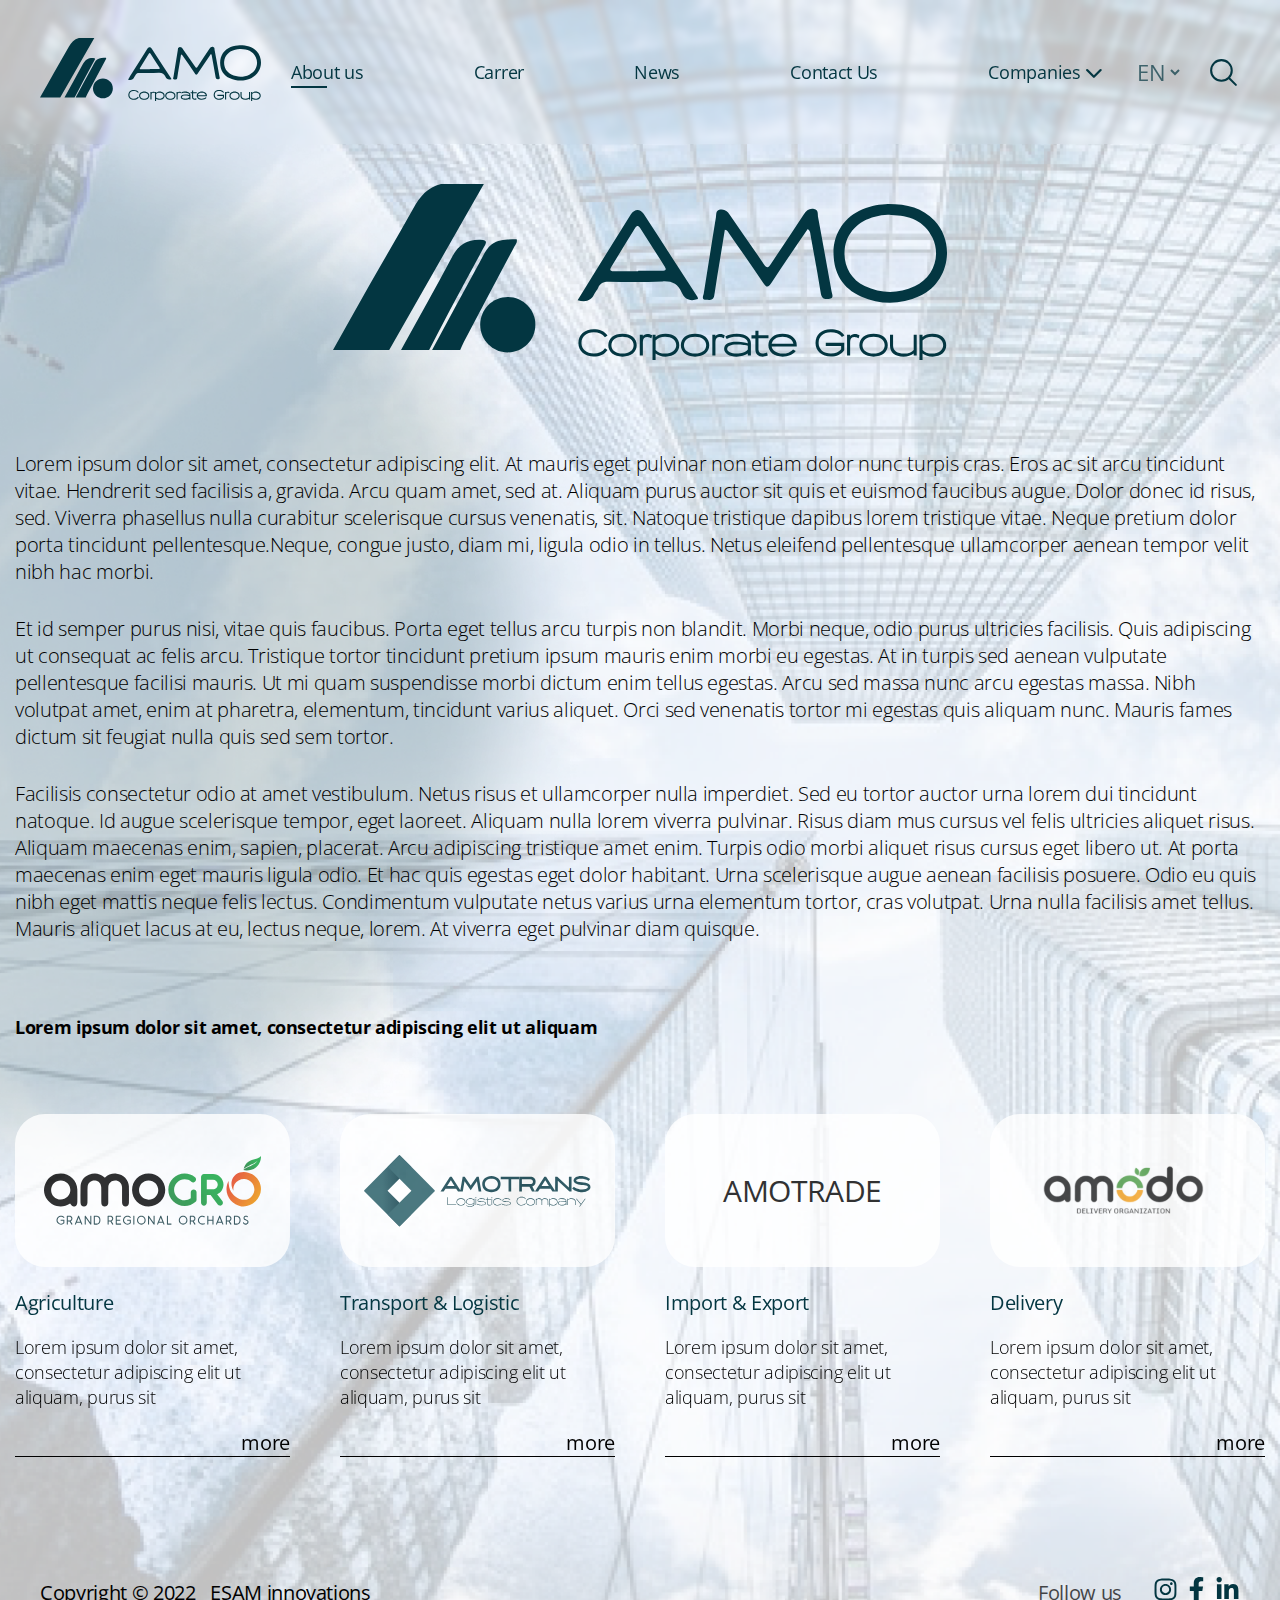
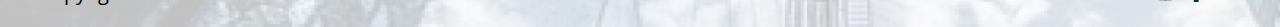
<file: amoGroup.html>
<!DOCTYPE html>
<html lang="en">

<head>
    <meta charset="UTF-8">
    <meta http-equiv="X-UA-Compatible" content="IE=edge">
    <meta name="viewport" content="width=device-width, initial-scale=1.0">
    <title>Amo Group</title>
    <link rel="icon" href="./assets/images/fav.png">
    <!-- Font awsome -->
    <link rel="stylesheet" href="https://cdnjs.cloudflare.com/ajax/libs/font-awesome/6.4.0/css/all.min.css">
    <!-- Swiper Css -->
    <link rel="stylesheet" href="./assets/css/swiper-bundle.min.css">
    <!-- Custom Css -->
    <link rel="stylesheet" href="./assets/css/style.css">

    <style>
        header .container .row ul li a,
        .title,
        .right,
        svg,
        select {
            color: #033641 !important;
        }
    </style>
</head>

<body id="aboutUs">

    <!-- Header Start -->
    <header id="header">
        <div class="container">
            <div class="row">
                <div class="h-left">
                    <a href="index.html" class="logo">
                        <svg width="221" height="63" viewBox="0 0 221 63" fill="none"
                            xmlns="http://www.w3.org/2000/svg">
                            <g clip-path="url(#clip0_545_196)">
                                <path
                                    d="M0 59.429C4.37571 51.666 8.70883 43.8766 13.1325 36.1402C18.3971 26.9341 23.8588 17.8393 28.9957 8.56414C31.2954 4.40942 34.1167 1.18858 38.8597 0C44.0073 0 49.1496 0 54.2971 0C42.9426 19.8079 31.5828 39.6211 20.2283 59.429C13.4838 59.429 6.74456 59.429 0 59.429Z"
                                    fill="#033641" />
                                <path
                                    d="M35.6655 59.4297C41.404 48.9022 47.1158 38.3642 52.8916 27.8633C54.1106 25.6454 54.9996 23.2151 57.1661 21.5808C59.881 19.5274 62.9898 19.8723 66.0932 19.8086C66.4765 20.9335 65.662 21.6657 65.2415 22.4564C59.2049 33.8275 53.1364 45.1826 47.0892 56.5537C46.5942 57.4823 46.2162 58.4692 45.7797 59.435C42.4101 59.4297 39.0351 59.4297 35.6655 59.4297Z"
                                    fill="#033641" />
                                <path
                                    d="M24.4868 59.4295C30.6405 48.3025 36.9006 37.2286 42.8946 26.0167C45.1676 21.7611 48.3084 19.7979 53.1152 19.9517C55.3404 20.026 55.4309 20.6044 54.494 22.3183C50.3312 29.9061 46.2057 37.5151 42.1121 45.1454C39.5676 49.8838 37.1029 54.6646 34.601 59.4295C31.2314 59.4295 27.8564 59.4295 24.4868 59.4295Z"
                                    fill="#033641" />
                                <path
                                    d="M170.882 16.0724C166.469 22.5671 162.056 28.8496 157.893 35.2913C156.498 37.4509 155.945 36.9786 154.758 35.2276C150.749 29.2953 146.608 23.4533 142.514 17.5847C142.221 17.1655 142.04 16.6189 141.04 16.4014C140.507 19.6594 139.98 22.9014 139.448 26.1435C138.708 30.6749 137.904 35.1958 137.266 39.7432C136.989 41.7436 135.669 41.5313 134.354 41.457C132.411 41.3456 133.316 40.0244 133.459 39.1223C134.897 30.0488 136.35 20.9806 137.83 11.9177C138 10.8617 137.713 9.47154 139.315 9.15847C140.949 8.8348 141.907 9.67848 142.791 10.9626C146.837 16.8683 151.021 22.6786 155.019 28.6161C156.232 30.4149 156.754 29.9586 157.723 28.4835C161.603 22.5724 165.596 16.7357 169.487 10.8299C170.397 9.44501 171.441 8.55357 173.155 8.91439C174.885 9.28051 174.395 10.8352 174.603 11.9442C176.253 20.8002 177.871 29.6562 179.458 38.5227C179.633 39.5044 180.49 40.8893 178.462 41.1281C176.865 41.3191 175.886 41.0856 175.572 39.1064C174.459 32.1288 173.128 25.1831 171.883 18.2267C171.755 17.5581 171.856 16.8046 170.882 16.0724Z"
                                    fill="#033641" />
                                <path
                                    d="M199.723 7.19584C206.542 7.164 212.185 8.57544 216.47 13.091C224.332 21.3633 221.575 35.4564 211.168 40.1311C204.21 43.2565 197.035 43.3414 190.019 40.232C183.423 37.3136 180.261 31.9438 180.155 24.8919C180.043 17.7179 184.184 11.7432 190.625 9.07422C193.793 7.75829 197.098 7.28604 199.723 7.19584ZM200.889 11.0799C198.903 10.8624 196.987 11.2497 195.092 11.6902C189.007 13.1175 184.828 17.5694 184.19 23.2204C183.551 28.8715 186.218 34.0768 191.371 36.5177C197.285 39.3193 203.401 39.3936 209.342 36.645C216.076 33.5303 218.934 25.8311 215.783 19.2302C212.839 13.0538 207.271 11.2126 200.889 11.0799Z"
                                    fill="#033641" />
                                <path
                                    d="M131.367 41.181C128.589 42.1308 126.608 41.4092 125.469 38.788C124.154 35.7581 122.014 34.6863 118.608 34.8667C112.15 35.201 105.661 35.0896 99.1883 35.0206C97.3518 34.9994 96.1434 35.5247 95.4035 37.212C95.0894 37.9337 94.4666 38.5173 94.1525 39.239C92.9867 41.9133 90.9586 42.3908 88.0361 41.6268C89.5958 39.0904 91.0491 36.6973 92.5343 34.3202C97.405 26.5254 102.27 18.7254 107.179 10.9466C108.488 8.87185 110.522 8.73919 111.799 10.6866C118.304 20.5931 124.756 30.5369 131.218 40.47C131.298 40.6027 131.288 40.799 131.367 41.181ZM109.845 31.2373C109.845 31.1842 109.845 31.1365 109.845 31.0834C112.683 31.0834 115.52 31.0887 118.357 31.0781C119.374 31.0728 120.284 30.9348 119.427 29.5871C116.473 24.9707 113.503 20.365 110.543 15.7539C109.989 14.8943 109.452 14.6237 108.797 15.685C105.922 20.3491 103.026 25.0079 100.141 29.6667C99.4492 30.7863 99.7686 31.2532 101.073 31.2426C103.99 31.2214 106.918 31.2373 109.845 31.2373Z"
                                    fill="#033641" />
                                <path
                                    d="M93.8595 61.7851C93.0291 61.7851 92.2785 61.6684 91.5971 61.4296C90.9157 61.1962 90.3355 60.8619 89.8511 60.4374C89.3666 60.0129 88.9887 59.4982 88.7279 58.8933C88.467 58.2884 88.3286 57.6198 88.3286 56.8876C88.3286 56.15 88.4617 55.4814 88.7279 54.8818C88.994 54.2822 89.3666 53.7622 89.8511 53.3271C90.3355 52.892 90.9157 52.5577 91.5971 52.3243C92.2785 52.0908 93.0291 51.9688 93.8595 51.9688C94.8975 51.9688 95.8344 52.1439 96.6808 52.4994C97.5272 52.8549 98.2352 53.4439 98.8048 54.2716L97.8998 54.8659C97.4367 54.2133 96.8618 53.7463 96.1698 53.4704C95.4777 53.1945 94.7112 53.0565 93.8595 53.0565C93.1941 53.0565 92.5925 53.1467 92.0496 53.3271C91.5066 53.5075 91.0435 53.7675 90.6496 54.1018C90.261 54.4361 89.9575 54.8394 89.7499 55.3116C89.537 55.7839 89.4305 56.3039 89.4305 56.8769C89.4305 57.45 89.537 57.9647 89.7499 58.437C89.9629 58.9039 90.261 59.3072 90.6496 59.6415C91.0381 59.9757 91.5066 60.2357 92.0496 60.4162C92.5925 60.5966 93.1941 60.6868 93.8595 60.6868C94.7112 60.6868 95.4831 60.5329 96.1698 60.2304C96.8565 59.9227 97.4314 59.4398 97.8998 58.7819L98.8048 59.3868C98.2352 60.2145 97.5272 60.8194 96.6808 61.2015C95.8397 61.5941 94.8975 61.7851 93.8595 61.7851Z"
                                    fill="#033641" />
                                <path
                                    d="M104.197 61.8018C103.436 61.8018 102.739 61.701 102.111 61.5047C101.482 61.3084 100.945 61.0271 100.498 60.6663C100.05 60.3055 99.7045 59.8757 99.4596 59.3663C99.2147 58.8569 99.0923 58.2998 99.0923 57.6896C99.0923 57.0687 99.2147 56.5063 99.4596 56.0022C99.7045 55.4981 100.05 55.0683 100.498 54.7075C100.945 54.3467 101.482 54.0708 102.111 53.8797C102.739 53.6834 103.431 53.5879 104.197 53.5879C104.959 53.5879 105.656 53.6834 106.289 53.8797C106.917 54.0761 107.46 54.352 107.908 54.7075C108.355 55.063 108.701 55.4981 108.946 56.0022C109.19 56.5063 109.313 57.0687 109.313 57.6896C109.313 58.2998 109.19 58.8622 108.946 59.3663C108.701 59.8704 108.355 60.3055 107.908 60.6663C107.46 61.0271 106.917 61.303 106.289 61.5047C105.656 61.701 104.959 61.8018 104.197 61.8018ZM104.192 54.6757C103.596 54.6757 103.053 54.7499 102.563 54.8932C102.073 55.0365 101.653 55.2434 101.301 55.514C100.95 55.7793 100.679 56.103 100.487 56.4744C100.295 56.8459 100.2 57.2544 100.2 57.7002C100.2 58.1512 100.295 58.5651 100.487 58.9365C100.679 59.3079 100.95 59.6263 101.301 59.8863C101.653 60.1516 102.073 60.3532 102.563 60.4965C103.053 60.6398 103.596 60.7141 104.192 60.7141C104.788 60.7141 105.331 60.6398 105.826 60.4965C106.321 60.3532 106.742 60.1463 107.093 59.8863C107.444 59.621 107.721 59.3026 107.913 58.9365C108.11 58.5651 108.206 58.1512 108.206 57.7002C108.206 57.2544 108.11 56.8459 107.913 56.4744C107.716 56.103 107.444 55.7846 107.093 55.514C106.742 55.2487 106.316 55.0418 105.826 54.8932C105.331 54.7499 104.788 54.6757 104.192 54.6757Z"
                                    fill="#033641" />
                                <path
                                    d="M110.42 61.4026V53.9687H111.527V54.4887C111.884 53.9793 112.4 53.7034 113.082 53.6715C113.257 53.6609 113.417 53.6662 113.561 53.6821C113.704 53.6981 113.848 53.7299 113.992 53.7777C114.136 53.8254 114.274 53.8732 114.423 53.9315C114.567 53.9899 114.721 54.0536 114.891 54.1173L114.604 55.1838C114.428 55.1095 114.274 55.0458 114.146 54.9981C114.018 54.9503 113.891 54.9079 113.774 54.8813C113.656 54.8548 113.545 54.8283 113.433 54.8124C113.321 54.7964 113.204 54.7858 113.076 54.7858C112.049 54.7858 111.532 55.3642 111.532 56.5209V61.4026H110.42Z"
                                    fill="#033641" />
                                <path
                                    d="M119.736 61.8004C118.964 61.8004 118.293 61.6996 117.718 61.4927C117.143 61.2857 116.611 60.9992 116.111 60.6384V63.0049H115.003V53.9738H116.111V54.8016C116.558 54.4036 117.079 54.1012 117.67 53.8996C118.261 53.6979 118.948 53.5918 119.73 53.5918C120.46 53.5918 121.13 53.6873 121.732 53.8836C122.339 54.08 122.855 54.3559 123.281 54.7114C123.707 55.0669 124.042 55.502 124.277 56.0061C124.511 56.5102 124.633 57.0726 124.633 57.6935C124.633 58.3037 124.516 58.8661 124.277 59.3702C124.037 59.8743 123.707 60.3094 123.281 60.6702C122.855 61.031 122.339 61.3069 121.732 61.5086C121.13 61.6996 120.465 61.8004 119.736 61.8004ZM119.518 54.6636C118.746 54.6636 118.075 54.7751 117.5 54.9979C116.925 55.2208 116.462 55.5498 116.116 55.9902V59.3861C116.462 59.8053 116.93 60.1343 117.511 60.3625C118.091 60.5906 118.762 60.7074 119.523 60.7074C120.119 60.7074 120.662 60.6331 121.157 60.4898C121.652 60.3465 122.073 60.1396 122.424 59.8743C122.775 59.609 123.052 59.2906 123.244 58.9192C123.441 58.5477 123.537 58.1339 123.537 57.6828C123.537 57.2371 123.441 56.8286 123.244 56.4571C123.047 56.0857 122.775 55.7673 122.424 55.4967C122.073 55.2261 121.647 55.0192 121.157 54.8759C120.667 54.7326 120.114 54.6636 119.518 54.6636Z"
                                    fill="#033641" />
                                <path
                                    d="M130.313 61.8018C129.552 61.8018 128.854 61.701 128.226 61.5047C127.598 61.3084 127.06 61.0271 126.613 60.6663C126.166 60.3055 125.82 59.8757 125.575 59.3663C125.33 58.8569 125.208 58.2998 125.208 57.6896C125.208 57.0687 125.33 56.5063 125.575 56.0022C125.82 55.4981 126.166 55.0683 126.613 54.7075C127.06 54.3467 127.598 54.0708 128.226 53.8797C128.854 53.6834 129.546 53.5879 130.313 53.5879C131.074 53.5879 131.772 53.6834 132.405 53.8797C133.033 54.0761 133.576 54.352 134.023 54.7075C134.47 55.063 134.816 55.4981 135.061 56.0022C135.306 56.5063 135.429 57.0687 135.429 57.6896C135.429 58.2998 135.306 58.8622 135.061 59.3663C134.816 59.8704 134.47 60.3055 134.023 60.6663C133.576 61.0271 133.033 61.303 132.405 61.5047C131.772 61.701 131.074 61.8018 130.313 61.8018ZM130.308 54.6757C129.711 54.6757 129.168 54.7499 128.679 54.8932C128.189 55.0365 127.768 55.2434 127.417 55.514C127.066 55.7793 126.794 56.103 126.603 56.4744C126.411 56.8459 126.315 57.2544 126.315 57.7002C126.315 58.1512 126.411 58.5651 126.603 58.9365C126.794 59.3079 127.066 59.6263 127.417 59.8863C127.768 60.1516 128.189 60.3532 128.679 60.4965C129.168 60.6398 129.711 60.7141 130.308 60.7141C130.904 60.7141 131.447 60.6398 131.942 60.4965C132.437 60.3532 132.858 60.1463 133.209 59.8863C133.56 59.621 133.837 59.3026 134.029 58.9365C134.226 58.5651 134.321 58.1512 134.321 57.7002C134.321 57.2544 134.226 56.8459 134.029 56.4744C133.832 56.103 133.56 55.7846 133.209 55.514C132.858 55.2487 132.432 55.0418 131.942 54.8932C131.447 54.7499 130.904 54.6757 130.308 54.6757Z"
                                    fill="#033641" />
                                <path
                                    d="M136.536 61.4026V53.9687H137.643V54.4887C138 53.9793 138.516 53.7034 139.198 53.6715C139.373 53.6609 139.533 53.6662 139.677 53.6821C139.821 53.6981 139.964 53.7299 140.108 53.7777C140.252 53.8254 140.39 53.8732 140.539 53.9315C140.683 53.9899 140.837 54.0536 141.008 54.1173L140.72 55.1838C140.545 55.1095 140.39 55.0458 140.262 54.9981C140.135 54.9503 140.007 54.9079 139.89 54.8813C139.773 54.8548 139.661 54.8283 139.549 54.8124C139.437 54.7964 139.32 54.7858 139.192 54.7858C138.165 54.7858 137.649 55.3642 137.649 56.5209V61.4026H136.536Z"
                                    fill="#033641" />
                                <path
                                    d="M145.223 61.8004C144.579 61.8004 143.983 61.7314 143.435 61.5935C142.886 61.4555 142.418 61.2698 142.029 61.031C141.641 60.7923 141.337 60.5004 141.114 60.1661C140.895 59.8265 140.784 59.4551 140.784 59.0518C140.784 58.2241 141.156 57.5873 141.907 57.131C142.657 56.6747 143.749 56.4518 145.181 56.4518C145.793 56.4518 146.341 56.4783 146.826 56.5261C147.31 56.5739 147.725 56.6322 148.077 56.6959C148.423 56.7596 148.705 56.8232 148.907 56.8869C149.115 56.9506 149.248 56.9984 149.306 57.0249C149.306 56.3032 148.96 55.7302 148.268 55.311C147.576 54.8918 146.586 54.6849 145.303 54.6849C144.622 54.6849 143.994 54.7379 143.413 54.8494C142.833 54.9608 142.264 55.1836 141.699 55.5126L141.215 54.6053C141.763 54.2445 142.381 53.9845 143.067 53.8306C143.754 53.6714 144.499 53.5918 145.303 53.5918C146.213 53.5918 146.996 53.6873 147.64 53.8836C148.284 54.08 148.816 54.3294 149.226 54.6477C149.636 54.9608 149.934 55.3269 150.126 55.7408C150.318 56.1547 150.413 56.5739 150.413 57.0037V61.4131H149.306V60.7074C148.79 61.0523 148.183 61.3229 147.48 61.5192C146.783 61.6996 146.027 61.8004 145.223 61.8004ZM145.223 60.7074C145.681 60.7074 146.118 60.6702 146.533 60.6012C146.953 60.5323 147.337 60.4314 147.693 60.3041C148.05 60.1767 148.364 60.0176 148.635 59.8318C148.907 59.6461 149.131 59.4392 149.306 59.2057V57.8792C148.992 57.8155 148.492 57.7306 147.8 57.6351C147.113 57.5396 146.24 57.4918 145.175 57.4918C144.148 57.4918 143.344 57.6298 142.759 57.9004C142.173 58.171 141.88 58.5531 141.88 59.0412C141.88 59.2906 141.96 59.5135 142.125 59.7151C142.29 59.9167 142.514 60.0918 142.807 60.2351C143.099 60.3784 143.451 60.4951 143.861 60.5747C144.286 60.6702 144.734 60.7074 145.223 60.7074Z"
                                    fill="#033641" />
                                <path
                                    d="M156.748 55.2581H153.144V59.2218C153.144 59.694 153.283 60.0601 153.554 60.3201C153.826 60.5801 154.204 60.7128 154.683 60.7128C154.997 60.7128 155.513 60.5854 156.226 60.3307L156.498 61.4238C155.753 61.6785 155.146 61.8059 154.683 61.8059C153.863 61.8059 153.219 61.5777 152.745 61.1161C152.271 60.6544 152.037 60.0283 152.037 59.2271V55.2634H150.621V54.1756H152.037V52.5254H153.144V54.1756H156.748V55.2581Z"
                                    fill="#033641" />
                                <path
                                    d="M161.805 61.8018C161.044 61.8018 160.347 61.701 159.724 61.5047C159.096 61.3084 158.563 61.0271 158.116 60.6663C157.669 60.3055 157.323 59.8757 157.078 59.3663C156.833 58.8569 156.711 58.2998 156.711 57.6896C156.711 57.0953 156.833 56.5434 157.084 56.0393C157.334 55.5353 157.68 55.1001 158.127 54.7393C158.574 54.3785 159.112 54.092 159.735 53.8903C160.363 53.6887 161.049 53.5879 161.805 53.5879C162.566 53.5879 163.264 53.6887 163.892 53.8956C164.52 54.1026 165.063 54.3891 165.51 54.7499C165.957 55.1161 166.303 55.5459 166.548 56.0446C166.793 56.5434 166.916 57.09 166.916 57.6842V58.1406H157.887C157.935 58.5226 158.068 58.8675 158.287 59.1806C158.5 59.4936 158.782 59.7643 159.128 59.9924C159.474 60.2206 159.873 60.3957 160.325 60.5177C160.783 60.6398 161.273 60.7034 161.805 60.7034C162.62 60.7034 163.338 60.592 163.961 60.3745C164.589 60.1569 165.127 59.7855 165.585 59.2655L166.564 59.7749C165.968 60.4912 165.276 61.0112 164.488 61.3243C163.7 61.6426 162.806 61.8018 161.805 61.8018ZM165.707 57.2173C165.649 56.8406 165.516 56.4957 165.303 56.1826C165.09 55.8695 164.813 55.6042 164.478 55.3814C164.137 55.1585 163.738 54.9887 163.285 54.8614C162.833 54.734 162.338 54.6757 161.805 54.6757C161.273 54.6757 160.783 54.7393 160.331 54.8614C159.878 54.9834 159.479 55.1585 159.138 55.3814C158.792 55.6042 158.516 55.8695 158.297 56.1826C158.079 56.4957 157.946 56.8406 157.887 57.2173H165.707Z"
                                    fill="#033641" />
                                <path
                                    d="M179.207 61.7851C178.377 61.7851 177.626 61.6684 176.945 61.4296C176.263 61.1962 175.683 60.8619 175.199 60.4374C174.714 60.0129 174.336 59.4982 174.076 58.8933C173.815 58.2884 173.676 57.6198 173.676 56.8876C173.676 56.15 173.804 55.4814 174.06 54.8818C174.315 54.2822 174.682 53.7622 175.151 53.3271C175.625 52.892 176.194 52.5577 176.865 52.3243C177.536 52.0908 178.286 51.9688 179.117 51.9688C179.628 51.9688 180.123 52.0059 180.596 52.0855C181.07 52.1651 181.512 52.2924 181.933 52.4728C182.353 52.6532 182.736 52.8867 183.093 53.1679C183.45 53.4492 183.774 53.7994 184.062 54.2133L183.157 54.8075C182.694 54.1549 182.119 53.6986 181.427 53.4439C180.74 53.1892 179.968 53.0618 179.117 53.0618C178.451 53.0618 177.855 53.152 177.323 53.3324C176.79 53.5128 176.333 53.7728 175.955 54.1071C175.577 54.4414 175.289 54.8447 175.087 55.3169C174.885 55.7892 174.783 56.3092 174.783 56.8822C174.783 57.4553 174.89 57.97 175.103 58.4423C175.316 58.9092 175.614 59.3125 176.003 59.6468C176.391 59.981 176.86 60.241 177.403 60.4215C177.946 60.6019 178.547 60.6921 179.212 60.6921C180.016 60.6921 180.735 60.5541 181.368 60.2782C182.002 60.0023 182.513 59.6255 182.901 59.1427V57.9541H177.371V56.8663H184.019L184.009 59.5194L183.998 59.53C183.476 60.2729 182.806 60.8353 181.991 61.2174C181.171 61.5994 180.245 61.7851 179.207 61.7851Z"
                                    fill="#033641" />
                                <path
                                    d="M185.025 61.4026V53.9687H186.133V54.4887C186.489 53.9793 187.006 53.7034 187.687 53.6715C187.863 53.6609 188.022 53.6662 188.166 53.6821C188.31 53.6981 188.454 53.7299 188.597 53.7777C188.741 53.8254 188.879 53.8732 189.028 53.9315C189.172 53.9899 189.327 54.0536 189.497 54.1173L189.209 55.1838C189.034 55.1095 188.879 55.0458 188.752 54.9981C188.624 54.9503 188.496 54.9079 188.379 54.8813C188.262 54.8548 188.15 54.8283 188.038 54.8124C187.927 54.7964 187.809 54.7858 187.682 54.7858C186.654 54.7858 186.138 55.3642 186.138 56.5209V61.4026H185.025Z"
                                    fill="#033641" />
                                <path
                                    d="M194.564 61.8018C193.803 61.8018 193.106 61.701 192.478 61.5047C191.85 61.3084 191.312 61.0271 190.865 60.6663C190.418 60.3055 190.072 59.8757 189.827 59.3663C189.582 58.8569 189.459 58.2998 189.459 57.6896C189.459 57.0687 189.582 56.5063 189.827 56.0022C190.072 55.4981 190.418 55.0683 190.865 54.7075C191.312 54.3467 191.85 54.0708 192.478 53.8797C193.106 53.6834 193.798 53.5879 194.564 53.5879C195.326 53.5879 196.023 53.6834 196.656 53.8797C197.285 54.0761 197.828 54.352 198.275 54.7075C198.722 55.063 199.068 55.4981 199.313 56.0022C199.558 56.5063 199.68 57.0687 199.68 57.6896C199.68 58.2998 199.558 58.8622 199.313 59.3663C199.068 59.8704 198.722 60.3055 198.275 60.6663C197.828 61.0271 197.285 61.303 196.656 61.5047C196.023 61.701 195.326 61.8018 194.564 61.8018ZM194.559 54.6757C193.963 54.6757 193.42 54.7499 192.93 54.8932C192.44 55.0365 192.02 55.2434 191.669 55.514C191.317 55.7793 191.046 56.103 190.854 56.4744C190.663 56.8459 190.567 57.2544 190.567 57.7002C190.567 58.1512 190.663 58.5651 190.854 58.9365C191.046 59.3079 191.317 59.6263 191.669 59.8863C192.02 60.1516 192.44 60.3532 192.93 60.4965C193.42 60.6398 193.963 60.7141 194.559 60.7141C195.155 60.7141 195.698 60.6398 196.193 60.4965C196.688 60.3532 197.109 60.1463 197.46 59.8863C197.812 59.621 198.088 59.3026 198.28 58.9365C198.477 58.5651 198.573 58.1512 198.573 57.7002C198.573 57.2544 198.477 56.8459 198.28 56.4744C198.083 56.103 197.812 55.7846 197.46 55.514C197.109 55.2487 196.683 55.0418 196.193 54.8932C195.698 54.7499 195.155 54.6757 194.559 54.6757Z"
                                    fill="#033641" />
                                <path
                                    d="M205.334 61.8006C203.785 61.8006 202.587 61.461 201.746 60.7872C200.905 60.108 200.484 59.1263 200.484 57.8369V53.9688H201.592V57.8369C201.592 58.7602 201.938 59.4712 202.624 59.97C203.311 60.4688 204.301 60.7129 205.589 60.7129C206.367 60.7129 207.048 60.6014 207.623 60.3733C208.198 60.1451 208.666 59.8161 209.012 59.3757V53.9741H210.093V61.408H209.012V60.6386C208.592 61.0047 208.049 61.2859 207.394 61.4929C206.745 61.6945 206.058 61.8006 205.334 61.8006Z"
                                    fill="#033641" />
                                <path
                                    d="M215.82 61.8004C215.048 61.8004 214.378 61.6996 213.803 61.4927C213.228 61.2857 212.696 60.9992 212.195 60.6384V63.0049H211.088V53.9738H212.195V54.8016C212.642 54.4036 213.164 54.1012 213.755 53.8996C214.346 53.6979 215.032 53.5918 215.815 53.5918C216.544 53.5918 217.215 53.6873 217.816 53.8836C218.423 54.08 218.94 54.3559 219.366 54.7114C219.791 55.0669 220.127 55.502 220.361 56.0061C220.595 56.5102 220.718 57.0726 220.718 57.6935C220.718 58.3037 220.601 58.8661 220.361 59.3702C220.121 59.8743 219.791 60.3094 219.366 60.6702C218.94 61.031 218.423 61.3069 217.816 61.5086C217.22 61.6996 216.55 61.8004 215.82 61.8004ZM215.602 54.6636C214.83 54.6636 214.159 54.7751 213.584 54.9979C213.01 55.2208 212.546 55.5498 212.2 55.9902V59.3861C212.546 59.8053 213.015 60.1343 213.595 60.3625C214.175 60.5906 214.846 60.7074 215.607 60.7074C216.204 60.7074 216.747 60.6331 217.242 60.4898C217.737 60.3465 218.157 60.1396 218.509 59.8743C218.86 59.609 219.137 59.2906 219.328 58.9192C219.525 58.5477 219.621 58.1339 219.621 57.6828C219.621 57.2371 219.525 56.8286 219.328 56.4571C219.131 56.0857 218.86 55.7673 218.509 55.4967C218.157 55.2261 217.731 55.0192 217.242 54.8759C216.752 54.7326 216.198 54.6636 215.602 54.6636Z"
                                    fill="#033641" />
                                <path
                                    d="M62.9102 60.2889C68.3962 60.2889 72.8434 55.8559 72.8434 50.3876C72.8434 44.9193 68.3962 40.4863 62.9102 40.4863C57.4243 40.4863 52.9771 44.9193 52.9771 50.3876C52.9771 55.8559 57.4243 60.2889 62.9102 60.2889Z"
                                    fill="#033641" />
                            </g>
                            <defs>
                                <clipPath id="clip0_545_196">
                                    <rect width="221" height="63" fill="white" />
                                </clipPath>
                            </defs>
                        </svg>
                    </a>
                </div>
                <div class="h-average">
                    <nav>
                        <ul>
                            <li><a class="active" href="./amoGroup.html"> About us </a></li>
                            <li><a href="./carrer.html"> Carrer </a></li>
                            <li><a href="./news.html"> News </a></li>
                            <li><a href="./contactUs.html">Contact Us </a></li>
                            <li><span class="title"> Companies <i class="fa-solid fa-chevron-down"></i>  </span>
                                <ul>
                                    <li><a href="./similarPage.html"> Amogro </a></li>
                                    <li><a href="./similarPage.html"> Amotrade </a></li>
                                    <li><a href="./similarPage.html"> Amotrans </a></li>
                                    <li><a href="./similarPage.html"> Amodo </a></li>
                                </ul>
                            </li>
                        </ul>
                    </nav>
                </div>
                <div class="h-right">
                    <select name="langage" id="lamguage">
                        <option value="en">EN</option>
                        <option value="en">RU</option>
                        <option value="en">AZ</option>
                    </select>
                    <svg class="search" xmlns="http://www.w3.org/2000/svg" fill="none" viewBox="0 0 24 24"
                        stroke-width="1.5" stroke="currentColor" class="w-6 h-6">
                        <path stroke-linecap="round" stroke-linejoin="round"
                            d="M21 21l-5.197-5.197m0 0A7.5 7.5 0 105.196 5.196a7.5 7.5 0 0010.607 10.607z" />
                    </svg>
                    <div class="mobil-menu-icon">
                        <svg xmlns="http://www.w3.org/2000/svg" fill="none" viewBox="0 0 24 24" stroke-width="1.5"
                            stroke="currentColor" class="w-6 h-6">
                            <path stroke-linecap="round" stroke-linejoin="round"
                                d="M3.75 6.75h16.5M3.75 12h16.5m-16.5 5.25h16.5" />
                        </svg>
                    </div>
                </div>
            </div>
        </div>
    </header>
    <!-- Header End -->

    <!-- Main Start -->
    <main>

        <!-- Mobil Menu Start -->
        <section class="mobil-menu">
            <ul>
                <li><a href="./amoGroup.html"> About us </a></li>
                <li><a href="./carrer.html"> Carrer </a></li>
                <li><a href="./news.html"> News </a></li>
                <li><a href="./contactUs.html">Contact Us </a></li>
                <li><button class="getOthers"> Companies <i class="fa-solid fa-chevron-right icon-arrow"></i> </button>
                    <ul class="others">
                        <li><a href="./similarPage.html"> Amogro </a></li>
                        <li><a href="./similarPage.html"> Amotrade </a></li>
                        <li><a href="./similarPage.html"> Amotrans </a></li>
                        <li><a href="./similarPage.html"> Amodo </a></li>
                    </ul>
                </li>
            </ul>
            <div class="close-btn-for-mobile">
                <svg style="color:#fff !important" xmlns="http://www.w3.org/2000/svg" fill="#000" viewBox="0 0 24 24"
                    stroke-width="1.5" stroke="currentColor" class="w-6 h-6">
                    <path stroke-linecap="round" stroke-linejoin="round" d="M6 18L18 6M6 6l12 12" />
                </svg>

            </div>
        </section>
        <!-- Mobil Menu End -->

        <!-- Article Start -->
        <section id="article">
            <div class="container">
                <div class="row">
                    <div class="article-item">
                        <div class="article-top">
                            <svg width="614" height="176" viewBox="0 0 614 176" fill="none"
                                xmlns="http://www.w3.org/2000/svg">
                                <g clip-path="url(#clip0_529_820)">
                                    <path
                                        d="M0 166.024C12.1569 144.337 24.1956 122.576 36.4856 100.963C51.1124 75.2443 66.2864 49.8368 80.5583 23.9252C86.9473 12.3184 94.7858 3.32047 107.963 0C122.265 0 136.551 0 150.853 0C119.307 55.3363 87.746 110.687 56.2 166.024C37.4617 166.024 18.7383 166.024 0 166.024Z"
                                        fill="#033641" />
                                    <path
                                        d="M99.0896 166.023C115.033 136.613 130.902 107.174 146.948 77.8381C150.335 71.6418 152.805 64.8527 158.824 60.287C166.367 54.5503 175.004 55.5138 183.626 55.3359C184.691 58.4785 182.428 60.5242 181.26 62.7329C164.489 94.4998 147.629 126.222 130.828 157.989C129.452 160.583 128.402 163.34 127.19 166.038C117.828 166.023 108.451 166.023 99.0896 166.023Z"
                                        fill="#033641" />
                                    <path
                                        d="M68.0315 166.024C85.1281 134.939 102.521 104.002 119.174 72.6796C125.489 60.7911 134.214 55.3064 147.569 55.7363C153.751 55.9438 154.003 57.5596 151.4 62.3476C139.834 83.5453 128.373 104.802 116.999 126.119C109.93 139.356 103.083 152.712 96.1315 166.024C86.7698 166.024 77.3932 166.024 68.0315 166.024Z"
                                        fill="#033641" />
                                    <path
                                        d="M474.757 44.9013C462.497 63.0453 450.236 80.5964 438.671 98.5922C434.796 104.625 433.258 103.306 429.96 98.4143C418.823 81.8416 407.317 65.5208 395.944 49.126C395.13 47.9549 394.628 46.4281 391.847 45.8203C390.368 54.922 388.904 63.9792 387.425 73.0364C385.369 85.6957 383.136 98.3253 381.361 111.029C380.592 116.618 376.925 116.025 373.272 115.817C367.873 115.506 370.388 111.815 370.787 109.295C374.78 83.9465 378.818 58.6131 382.929 33.2944C383.402 30.3446 382.604 26.4608 387.055 25.5862C391.596 24.682 394.258 27.0389 396.713 30.6262C407.953 47.1248 419.577 63.3566 430.684 79.9441C434.056 84.9693 435.506 83.6945 438.197 79.5736C448.979 63.0601 460.071 46.7542 470.882 30.2556C473.411 26.3867 476.31 23.8963 481.072 24.9043C485.879 25.9271 484.518 30.2704 485.095 33.3686C489.68 58.1091 494.176 82.8496 498.583 107.62C499.071 110.362 501.452 114.231 495.817 114.898C491.38 115.432 488.659 114.779 487.787 109.25C484.696 89.7573 480.998 70.3533 477.537 50.9196C477.183 49.0519 477.463 46.9469 474.757 44.9013Z"
                                        fill="#033641" />
                                    <path
                                        d="M554.886 20.1011C573.832 20.0121 589.509 23.9552 601.414 36.57C623.258 59.68 615.597 99.0513 586.684 112.111C567.354 120.842 547.418 121.079 527.925 112.392C509.601 104.24 500.816 89.2381 500.52 69.5376C500.21 49.4962 511.716 32.8049 529.611 25.3486C538.411 21.6724 547.595 20.3531 554.886 20.1011ZM558.125 30.9519C552.609 30.3441 547.285 31.4263 542.02 32.6566C525.115 36.6442 513.505 49.0811 511.731 64.8682C509.956 80.6553 517.366 95.1972 531.682 102.016C548.113 109.843 565.106 110.05 581.611 102.372C600.32 93.6703 608.262 72.1614 599.506 53.7209C591.328 36.4663 575.858 31.3225 558.125 30.9519Z"
                                        fill="#033641" />
                                    <path
                                        d="M364.975 115.046C357.255 117.699 351.753 115.683 348.588 108.36C344.935 99.8959 338.99 96.9015 329.524 97.4055C311.585 98.3394 293.556 98.0281 275.572 97.8354C270.47 97.7761 267.113 99.2436 265.057 103.958C264.184 105.974 262.454 107.604 261.581 109.62C258.343 117.091 252.708 118.425 244.588 116.291C248.922 109.205 252.959 102.52 257.085 95.8787C270.618 74.1029 284.135 52.3123 297.771 30.5809C301.41 24.7849 307.059 24.4143 310.609 29.8546C328.681 57.5302 346.606 85.3095 364.561 113.059C364.782 113.43 364.753 113.978 364.975 115.046ZM305.181 87.2662C305.181 87.118 305.181 86.9846 305.181 86.8363C313.064 86.8363 320.946 86.8511 328.829 86.8215C331.654 86.8067 334.183 86.4213 331.802 82.6561C323.594 69.7596 315.341 56.8927 307.118 44.0111C305.58 41.6097 304.086 40.8537 302.267 43.8184C294.281 56.8483 286.236 69.8634 278.22 82.8784C276.297 86.0062 277.184 87.3107 280.808 87.281C288.912 87.2217 297.047 87.2662 305.181 87.2662Z"
                                        fill="#033641" />
                                    <path
                                        d="M260.768 172.605C258.461 172.605 256.376 172.279 254.483 171.612C252.59 170.96 250.977 170.026 249.632 168.84C248.286 167.654 247.236 166.216 246.511 164.526C245.786 162.836 245.402 160.969 245.402 158.923C245.402 156.863 245.772 154.995 246.511 153.32C247.251 151.645 248.286 150.192 249.632 148.976C250.977 147.761 252.59 146.827 254.483 146.175C256.376 145.523 258.461 145.182 260.768 145.182C263.652 145.182 266.255 145.671 268.607 146.664C270.958 147.657 272.925 149.303 274.508 151.615L271.993 153.275C270.707 151.452 269.109 150.148 267.187 149.377C265.264 148.606 263.134 148.22 260.768 148.22C258.919 148.22 257.248 148.472 255.74 148.976C254.231 149.48 252.944 150.207 251.85 151.141C250.77 152.075 249.927 153.201 249.351 154.52C248.759 155.84 248.463 157.292 248.463 158.893C248.463 160.494 248.759 161.932 249.351 163.252C249.942 164.556 250.77 165.683 251.85 166.616C252.93 167.55 254.231 168.277 255.74 168.781C257.248 169.285 258.919 169.537 260.768 169.537C263.134 169.537 265.279 169.107 267.187 168.262C269.095 167.402 270.692 166.053 271.993 164.215L274.508 165.905C272.925 168.217 270.958 169.907 268.607 170.975C266.27 172.072 263.652 172.605 260.768 172.605Z"
                                        fill="#033641" />
                                    <path
                                        d="M289.489 172.65C287.374 172.65 285.437 172.368 283.692 171.82C281.947 171.271 280.453 170.486 279.211 169.478C277.968 168.47 277.007 167.269 276.327 165.846C275.646 164.423 275.306 162.866 275.306 161.162C275.306 159.427 275.646 157.856 276.327 156.448C277.007 155.04 277.968 153.839 279.211 152.831C280.453 151.823 281.947 151.052 283.692 150.518C285.437 149.97 287.36 149.703 289.489 149.703C291.604 149.703 293.542 149.97 295.302 150.518C297.047 151.067 298.555 151.838 299.798 152.831C301.04 153.824 302.001 155.04 302.681 156.448C303.362 157.856 303.702 159.427 303.702 161.162C303.702 162.866 303.362 164.438 302.681 165.846C302.001 167.254 301.04 168.47 299.798 169.478C298.555 170.486 297.047 171.257 295.302 171.82C293.542 172.368 291.604 172.65 289.489 172.65ZM289.474 152.742C287.818 152.742 286.31 152.949 284.949 153.35C283.588 153.75 282.42 154.328 281.444 155.084C280.468 155.825 279.713 156.729 279.181 157.767C278.649 158.805 278.382 159.946 278.382 161.191C278.382 162.451 278.649 163.608 279.181 164.645C279.713 165.683 280.468 166.572 281.444 167.299C282.42 168.04 283.588 168.603 284.949 169.003C286.31 169.404 287.818 169.611 289.474 169.611C291.131 169.611 292.639 169.404 294.015 169.003C295.39 168.603 296.559 168.025 297.535 167.299C298.511 166.558 299.28 165.668 299.812 164.645C300.36 163.608 300.626 162.451 300.626 161.191C300.626 159.946 300.36 158.805 299.812 157.767C299.265 156.729 298.511 155.84 297.535 155.084C296.559 154.343 295.375 153.765 294.015 153.35C292.639 152.949 291.131 152.742 289.474 152.742Z"
                                        fill="#033641" />
                                    <path
                                        d="M306.778 171.537V150.769H309.854V152.222C310.845 150.799 312.28 150.028 314.173 149.939C314.661 149.91 315.105 149.924 315.504 149.969C315.903 150.013 316.303 150.102 316.702 150.236C317.101 150.369 317.486 150.503 317.9 150.666C318.299 150.829 318.728 151.007 319.201 151.184L318.403 154.164C317.915 153.956 317.486 153.779 317.131 153.645C316.776 153.512 316.421 153.393 316.095 153.319C315.77 153.245 315.46 153.171 315.149 153.126C314.838 153.082 314.513 153.052 314.158 153.052C311.304 153.052 309.869 154.668 309.869 157.899V171.537H306.778Z"
                                        fill="#033641" />
                                    <path
                                        d="M332.66 172.649C330.515 172.649 328.652 172.367 327.055 171.789C325.457 171.211 323.978 170.41 322.588 169.402V176.014H319.512V150.784H322.588V153.097C323.83 151.985 325.28 151.14 326.922 150.577C328.563 150.013 330.471 149.717 332.645 149.717C334.671 149.717 336.535 149.984 338.206 150.532C339.892 151.081 341.326 151.851 342.51 152.845C343.693 153.838 344.625 155.053 345.275 156.462C345.926 157.87 346.266 159.441 346.266 161.175C346.266 162.88 345.941 164.451 345.275 165.86C344.61 167.268 343.693 168.483 342.51 169.491C341.326 170.499 339.892 171.27 338.206 171.834C336.535 172.367 334.686 172.649 332.66 172.649ZM332.053 152.711C329.909 152.711 328.045 153.022 326.448 153.645C324.851 154.268 323.564 155.187 322.603 156.417V165.904C323.564 167.075 324.866 167.994 326.478 168.632C328.09 169.269 329.953 169.595 332.068 169.595C333.725 169.595 335.233 169.388 336.609 168.987C337.984 168.587 339.152 168.009 340.129 167.268C341.105 166.527 341.874 165.637 342.406 164.6C342.953 163.562 343.22 162.406 343.22 161.146C343.22 159.901 342.953 158.759 342.406 157.722C341.859 156.684 341.105 155.794 340.129 155.038C339.152 154.282 337.969 153.704 336.609 153.304C335.248 152.904 333.71 152.711 332.053 152.711Z"
                                        fill="#033641" />
                                    <path
                                        d="M362.046 172.65C359.931 172.65 357.994 172.368 356.249 171.82C354.504 171.271 353.01 170.486 351.768 169.478C350.525 168.47 349.564 167.269 348.884 165.846C348.203 164.423 347.863 162.866 347.863 161.162C347.863 159.427 348.203 157.856 348.884 156.448C349.564 155.04 350.525 153.839 351.768 152.831C353.01 151.823 354.504 151.052 356.249 150.518C357.994 149.97 359.917 149.703 362.046 149.703C364.161 149.703 366.099 149.97 367.859 150.518C369.604 151.067 371.112 151.838 372.355 152.831C373.597 153.824 374.558 155.04 375.239 156.448C375.919 157.856 376.259 159.427 376.259 161.162C376.259 162.866 375.919 164.438 375.239 165.846C374.558 167.254 373.597 168.47 372.355 169.478C371.112 170.486 369.604 171.257 367.859 171.82C366.099 172.368 364.161 172.65 362.046 172.65ZM362.032 152.742C360.375 152.742 358.867 152.949 357.506 153.35C356.145 153.75 354.977 154.328 354.001 155.084C353.025 155.825 352.271 156.729 351.738 157.767C351.206 158.805 350.939 159.946 350.939 161.191C350.939 162.451 351.206 163.608 351.738 164.645C352.271 165.683 353.025 166.572 354.001 167.299C354.977 168.04 356.145 168.603 357.506 169.003C358.867 169.404 360.375 169.611 362.032 169.611C363.688 169.611 365.197 169.404 366.572 169.003C367.947 168.603 369.116 168.025 370.092 167.299C371.068 166.558 371.837 165.668 372.369 164.645C372.917 163.608 373.183 162.451 373.183 161.191C373.183 159.946 372.917 158.805 372.369 157.767C371.822 156.729 371.068 155.84 370.092 155.084C369.116 154.343 367.933 153.765 366.572 153.35C365.197 152.949 363.688 152.742 362.032 152.742Z"
                                        fill="#033641" />
                                    <path
                                        d="M379.335 171.537V150.769H382.412V152.222C383.403 150.799 384.837 150.028 386.73 149.939C387.218 149.91 387.662 149.924 388.061 149.969C388.461 150.013 388.86 150.102 389.259 150.236C389.659 150.369 390.043 150.503 390.457 150.666C390.856 150.829 391.285 151.007 391.759 151.184L390.96 154.164C390.472 153.956 390.043 153.779 389.688 153.645C389.333 153.512 388.978 153.393 388.653 153.319C388.327 153.245 388.017 153.171 387.706 153.126C387.396 153.082 387.07 153.052 386.715 153.052C383.861 153.052 382.426 154.668 382.426 157.899V171.537H379.335Z"
                                        fill="#033641" />
                                    <path
                                        d="M403.472 172.649C401.682 172.649 400.026 172.456 398.503 172.071C396.979 171.685 395.678 171.166 394.598 170.499C393.519 169.832 392.676 169.017 392.054 168.083C391.448 167.134 391.137 166.097 391.137 164.97C391.137 162.658 392.173 160.879 394.258 159.604C396.343 158.329 399.375 157.707 403.354 157.707C405.054 157.707 406.578 157.781 407.924 157.914C409.269 158.048 410.423 158.211 411.399 158.389C412.36 158.566 413.144 158.744 413.706 158.922C414.283 159.1 414.653 159.234 414.815 159.308C414.815 157.292 413.854 155.691 411.931 154.52C410.009 153.349 407.258 152.77 403.694 152.77C401.801 152.77 400.056 152.919 398.443 153.23C396.831 153.541 395.249 154.164 393.681 155.083L392.335 152.548C393.859 151.54 395.574 150.814 397.482 150.384C399.39 149.939 401.46 149.717 403.694 149.717C406.223 149.717 408.397 149.984 410.186 150.532C411.976 151.081 413.455 151.777 414.594 152.667C415.732 153.541 416.561 154.564 417.093 155.72C417.625 156.877 417.892 158.048 417.892 159.248V171.567H414.815V169.595C413.381 170.559 411.695 171.315 409.743 171.863C407.805 172.367 405.705 172.649 403.472 172.649ZM403.472 169.595C404.744 169.595 405.956 169.491 407.11 169.299C408.278 169.106 409.343 168.824 410.334 168.469C411.325 168.113 412.198 167.668 412.952 167.149C413.706 166.63 414.327 166.052 414.815 165.4V161.694C413.943 161.516 412.553 161.279 410.63 161.012C408.722 160.746 406.297 160.612 403.339 160.612C400.484 160.612 398.251 160.998 396.624 161.754C394.997 162.51 394.184 163.577 394.184 164.941C394.184 165.637 394.406 166.26 394.864 166.823C395.323 167.386 395.944 167.876 396.757 168.276C397.571 168.676 398.547 169.002 399.686 169.225C400.869 169.491 402.111 169.595 403.472 169.595Z"
                                        fill="#033641" />
                                    <path
                                        d="M435.491 154.372H425.478V165.446C425.478 166.765 425.863 167.788 426.617 168.514C427.371 169.24 428.422 169.611 429.753 169.611C430.625 169.611 432.06 169.255 434.042 168.544L434.796 171.597C432.725 172.309 431.039 172.665 429.753 172.665C427.475 172.665 425.686 172.027 424.369 170.738C423.053 169.448 422.402 167.699 422.402 165.46V154.387H418.468V151.348H422.402V146.738H425.478V151.348H435.491V154.372Z"
                                        fill="#033641" />
                                    <path
                                        d="M449.541 172.65C447.426 172.65 445.489 172.368 443.758 171.82C442.013 171.271 440.534 170.486 439.292 169.478C438.05 168.47 437.088 167.269 436.408 165.846C435.728 164.423 435.387 162.866 435.387 161.162C435.387 159.501 435.728 157.96 436.423 156.552C437.118 155.143 438.079 153.928 439.321 152.92C440.564 151.912 442.057 151.111 443.788 150.548C445.533 149.985 447.441 149.703 449.541 149.703C451.656 149.703 453.593 149.985 455.338 150.563C457.084 151.141 458.592 151.941 459.834 152.949C461.077 153.972 462.038 155.173 462.718 156.566C463.399 157.96 463.739 159.487 463.739 161.147V162.422H438.656C438.789 163.489 439.159 164.453 439.765 165.327C440.357 166.202 441.141 166.958 442.102 167.595C443.063 168.233 444.172 168.722 445.429 169.063C446.701 169.404 448.062 169.582 449.541 169.582C451.804 169.582 453.8 169.27 455.531 168.662C457.276 168.055 458.77 167.017 460.041 165.564L462.763 166.987C461.106 168.989 459.184 170.441 456.995 171.316C454.806 172.205 452.321 172.65 449.541 172.65ZM460.382 159.842C460.219 158.79 459.849 157.826 459.258 156.952C458.666 156.077 457.897 155.336 456.965 154.713C456.019 154.091 454.91 153.617 453.652 153.261C452.395 152.905 451.02 152.742 449.541 152.742C448.062 152.742 446.701 152.92 445.444 153.261C444.187 153.602 443.078 154.091 442.131 154.713C441.17 155.336 440.401 156.077 439.795 156.952C439.188 157.826 438.819 158.79 438.656 159.842H460.382Z"
                                        fill="#033641" />
                                    <path
                                        d="M497.888 172.605C495.581 172.605 493.495 172.279 491.602 171.612C489.709 170.96 488.097 170.026 486.751 168.84C485.405 167.654 484.355 166.216 483.631 164.526C482.906 162.836 482.521 160.969 482.521 158.923C482.521 156.863 482.876 154.995 483.586 153.32C484.296 151.645 485.317 150.192 486.618 148.976C487.934 147.761 489.517 146.827 491.38 146.175C493.244 145.523 495.329 145.182 497.636 145.182C499.056 145.182 500.432 145.285 501.748 145.508C503.064 145.73 504.292 146.086 505.46 146.59C506.628 147.094 507.693 147.746 508.684 148.532C509.675 149.317 510.577 150.296 511.376 151.452L508.862 153.112C507.575 151.289 505.978 150.014 504.055 149.303C502.147 148.591 500.003 148.235 497.636 148.235C495.788 148.235 494.131 148.487 492.652 148.991C491.173 149.495 489.901 150.222 488.851 151.156C487.801 152.089 487.003 153.216 486.441 154.535C485.879 155.855 485.598 157.307 485.598 158.908C485.598 160.509 485.893 161.947 486.485 163.266C487.077 164.571 487.905 165.697 488.984 166.631C490.064 167.565 491.366 168.292 492.874 168.796C494.383 169.3 496.054 169.552 497.903 169.552C500.136 169.552 502.132 169.166 503.892 168.395C505.652 167.624 507.072 166.572 508.152 165.223V161.903H492.785V158.864H511.257L511.228 166.276L511.198 166.305C509.749 168.38 507.885 169.952 505.623 171.019C503.345 172.086 500.772 172.605 497.888 172.605Z"
                                        fill="#033641" />
                                    <path
                                        d="M514.053 171.537V150.769H517.129V152.222C518.12 150.799 519.554 150.028 521.447 149.939C521.936 149.91 522.379 149.924 522.779 149.969C523.178 150.013 523.577 150.102 523.977 150.236C524.376 150.369 524.76 150.503 525.174 150.666C525.574 150.829 526.003 151.007 526.476 151.184L525.677 154.164C525.189 153.956 524.76 153.779 524.405 153.645C524.05 153.512 523.696 153.393 523.37 153.319C523.045 153.245 522.734 153.171 522.424 153.126C522.113 153.082 521.788 153.052 521.433 153.052C518.578 153.052 517.144 154.668 517.144 157.899V171.537H514.053Z"
                                        fill="#033641" />
                                    <path
                                        d="M540.555 172.65C538.441 172.65 536.503 172.368 534.758 171.82C533.013 171.271 531.519 170.486 530.277 169.478C529.034 168.47 528.073 167.269 527.393 165.846C526.712 164.423 526.372 162.866 526.372 161.162C526.372 159.427 526.712 157.856 527.393 156.448C528.073 155.04 529.034 153.839 530.277 152.831C531.519 151.823 533.013 151.052 534.758 150.518C536.503 149.97 538.426 149.703 540.555 149.703C542.67 149.703 544.608 149.97 546.368 150.518C548.113 151.067 549.621 151.838 550.864 152.831C552.106 153.824 553.067 155.04 553.748 156.448C554.428 157.856 554.768 159.427 554.768 161.162C554.768 162.866 554.428 164.438 553.748 165.846C553.067 167.254 552.106 168.47 550.864 169.478C549.621 170.486 548.113 171.257 546.368 171.82C544.608 172.368 542.67 172.65 540.555 172.65ZM540.541 152.742C538.884 152.742 537.376 152.949 536.015 153.35C534.654 153.75 533.486 154.328 532.51 155.084C531.534 155.825 530.78 156.729 530.247 157.767C529.715 158.805 529.449 159.946 529.449 161.191C529.449 162.451 529.715 163.608 530.247 164.645C530.78 165.683 531.534 166.572 532.51 167.299C533.486 168.04 534.654 168.603 536.015 169.003C537.376 169.404 538.884 169.611 540.541 169.611C542.197 169.611 543.706 169.404 545.081 169.003C546.456 168.603 547.625 168.025 548.601 167.299C549.577 166.558 550.346 165.668 550.878 164.645C551.426 163.608 551.692 162.451 551.692 161.191C551.692 159.946 551.426 158.805 550.878 157.767C550.331 156.729 549.577 155.84 548.601 155.084C547.625 154.343 546.442 153.765 545.081 153.35C543.706 152.949 542.197 152.742 540.541 152.742Z"
                                        fill="#033641" />
                                    <path
                                        d="M570.475 172.649C566.171 172.649 562.843 171.7 560.507 169.818C558.17 167.92 557.001 165.178 557.001 161.576V150.77H560.078V161.576C560.078 164.155 561.039 166.142 562.947 167.535C564.855 168.928 567.606 169.61 571.185 169.61C573.344 169.61 575.237 169.299 576.834 168.662C578.431 168.024 579.733 167.105 580.694 165.875V150.784H583.697V171.552H580.694V169.403C579.526 170.426 578.017 171.211 576.198 171.789C574.394 172.353 572.486 172.649 570.475 172.649Z"
                                        fill="#033641" />
                                    <path
                                        d="M599.61 172.649C597.465 172.649 595.602 172.367 594.005 171.789C592.407 171.211 590.928 170.41 589.538 169.402V176.014H586.462V150.784H589.538V153.097C590.78 151.985 592.23 151.14 593.871 150.577C595.513 150.013 597.421 149.717 599.595 149.717C601.621 149.717 603.485 149.984 605.156 150.532C606.842 151.081 608.276 151.851 609.46 152.845C610.643 153.838 611.574 155.053 612.225 156.462C612.876 157.87 613.216 159.441 613.216 161.175C613.216 162.88 612.891 164.451 612.225 165.86C611.56 167.268 610.643 168.483 609.46 169.491C608.276 170.499 606.842 171.27 605.156 171.834C603.499 172.367 601.636 172.649 599.61 172.649ZM599.003 152.711C596.859 152.711 594.995 153.022 593.398 153.645C591.801 154.268 590.514 155.187 589.553 156.417V165.904C590.514 167.075 591.816 167.994 593.428 168.632C595.04 169.269 596.903 169.595 599.018 169.595C600.675 169.595 602.183 169.388 603.559 168.987C604.934 168.587 606.102 168.009 607.078 167.268C608.055 166.527 608.824 165.637 609.356 164.6C609.903 163.562 610.169 162.406 610.169 161.146C610.169 159.901 609.903 158.759 609.356 157.722C608.809 156.684 608.055 155.794 607.078 155.038C606.102 154.282 604.919 153.704 603.559 153.304C602.198 152.904 600.66 152.711 599.003 152.711Z"
                                        fill="#033641" />
                                    <path
                                        d="M174.782 168.425C190.023 168.425 202.379 156.041 202.379 140.764C202.379 125.488 190.023 113.104 174.782 113.104C159.54 113.104 147.185 125.488 147.185 140.764C147.185 156.041 159.54 168.425 174.782 168.425Z"
                                        fill="#033641" />
                                </g>
                                <defs>
                                    <clipPath id="clip0_529_820">
                                        <rect width="614" height="176" fill="white" />
                                    </clipPath>
                                </defs>
                            </svg>
                        </div>
                        <div class="text">
                            <p>
                                Lorem ipsum dolor sit amet, consectetur adipiscing elit. At mauris eget pulvinar non
                                etiam dolor nunc turpis cras. Eros ac sit arcu tincidunt vitae.
                                Hendrerit sed facilisis a, gravida. Arcu quam amet, sed at. Aliquam purus auctor sit
                                quis et euismod faucibus augue. Dolor donec id risus, sed.
                                Viverra phasellus nulla curabitur scelerisque cursus venenatis, sit. Natoque tristique
                                dapibus lorem tristique vitae. Neque pretium dolor
                                porta tincidunt pellentesque.Neque, congue justo, diam mi, ligula odio in tellus. Netus
                                eleifend pellentesque ullamcorper aenean tempor
                                velit nibh hac morbi.
                            </p>
                            <p>

                                Et id semper purus nisi, vitae quis faucibus. Porta eget tellus arcu turpis non blandit.
                                Morbi neque, odio purus ultricies facilisis.
                                Quis adipiscing ut consequat ac felis arcu. Tristique tortor tincidunt pretium ipsum
                                mauris enim morbi eu egestas. At in turpis sed aenean vulputate
                                pellentesque facilisi mauris. Ut mi quam suspendisse morbi dictum enim tellus egestas.
                                Arcu sed massa nunc arcu egestas massa. Nibh volutpat amet,
                                enim at pharetra, elementum, tincidunt varius aliquet. Orci sed venenatis tortor mi
                                egestas quis aliquam nunc. Mauris fames dictum sit feugiat nulla
                                quis sed sem tortor.
                            </p>
                            <p>
                                Facilisis consectetur odio at amet vestibulum. Netus risus et ullamcorper nulla
                                imperdiet. Sed eu tortor auctor urna lorem dui tincidunt natoque.
                                Id augue scelerisque tempor, eget laoreet. Aliquam nulla lorem viverra pulvinar. Risus
                                diam mus cursus vel felis ultricies aliquet risus.
                                Aliquam maecenas enim, sapien, placerat. Arcu adipiscing tristique amet enim. Turpis
                                odio morbi aliquet risus cursus eget libero ut. At porta maecenas enim
                                eget mauris ligula odio. Et hac quis egestas eget dolor habitant. Urna scelerisque augue
                                aenean facilisis posuere. Odio eu quis nibh eget mattis neque felis lectus.
                                Condimentum vulputate netus varius urna elementum tortor, cras volutpat. Urna nulla
                                facilisis amet tellus. Mauris aliquet lacus at eu, lectus neque, lorem.
                                At viverra eget pulvinar diam quisque.
                            </p>
                            </p>
                        </div>
                    </div>
                </div>
                <div class="amo-slider">
                    <h5>Lorem ipsum dolor sit amet, consectetur adipiscing elit ut aliquam </h5>
                    <div class="swiper mySwiper">
                        <div class="swiper-wrapper">
                            <div class="swiper-slide">
                                <a href="./similarPage.html">
                                    <div class="slide-img">
                                        <svg width="217" height="69" viewBox="0 0 217 69" fill="none"
                                            xmlns="http://www.w3.org/2000/svg">
                                            <path
                                                d="M149.672 33.4962C150.463 33.4962 151.143 33.7782 151.709 34.3422C152.277 34.8905 152.559 35.5647 152.559 36.3661V43.7088C152.559 44.5391 152.246 45.2435 151.619 45.8219C148.499 48.6262 144.841 50.0271 140.647 50.0271C136.138 50.0271 132.294 48.4413 129.113 45.2658C125.919 42.1073 124.321 38.2877 124.321 33.8071C124.321 29.3422 125.919 25.5239 129.113 22.3497C132.294 19.1899 136.137 17.6094 140.647 17.6094C144.559 17.6094 148.014 18.841 151.014 21.303C151.627 21.808 151.97 22.4533 152.044 23.239C152.118 24.0247 151.902 24.7225 151.395 25.3311C150.902 25.9384 150.259 26.2873 149.47 26.3765C148.678 26.45 147.97 26.2362 147.343 25.7312C145.402 24.1296 143.17 23.3282 140.647 23.3282C137.736 23.3282 135.242 24.3513 133.168 26.3988C131.107 28.445 130.077 30.9149 130.077 33.8071C130.077 36.7006 131.107 39.177 133.168 41.239C135.243 43.2865 137.736 44.3096 140.647 44.3096C142.9 44.3096 144.947 43.6498 146.782 42.329V36.3661C146.782 35.5647 147.066 34.8905 147.633 34.3422C148.201 33.7782 148.88 33.4962 149.672 33.4962Z"
                                                fill="url(#paint0_linear_536_1458)" />
                                            <path
                                                d="M179.499 28.5584C179.499 30.6794 178.909 32.6233 177.73 34.3875C176.566 36.1084 175.036 37.3768 173.14 38.1926L178.335 45.046C178.827 45.6691 179.015 46.3734 178.895 47.1591C178.79 47.9448 178.425 48.577 177.798 49.0505C177.156 49.5254 176.439 49.7103 175.648 49.6067C174.872 49.4886 174.238 49.1174 173.746 48.4944L166.58 39.0609H162.796V46.7591C162.796 47.5592 162.512 48.2347 161.946 48.783C161.393 49.347 160.721 49.629 159.93 49.629C159.124 49.629 158.445 49.347 157.893 48.783C157.325 48.2347 157.042 47.5592 157.042 46.7591V20.9062C157.042 20.1205 157.326 19.445 157.893 18.881C158.445 18.3327 159.124 18.0586 159.93 18.0586H160.064L160.222 18.0809L160.356 18.0586H160.513H169.023C171.905 18.073 174.376 19.1119 176.436 21.1738C178.476 23.22 179.499 25.682 179.499 28.5584ZM168.975 33.3421C170.288 33.3276 171.416 32.8528 172.356 31.9189C173.281 30.9837 173.745 29.8649 173.745 28.5584C173.745 27.2533 173.281 26.1332 172.356 25.1993C171.416 24.2641 170.296 23.7906 168.997 23.7748H162.795V33.3421H168.975Z"
                                                fill="url(#paint1_linear_536_1458)" />
                                            <path
                                                d="M216.967 33.3193C216.755 43.1883 207.349 51.6577 197.378 50.3788C189.068 49.3124 182.488 41.6117 182.478 33.3443C182.476 31.908 182.651 30.4691 183.001 29.0748C183.178 28.3678 183.401 27.6713 183.67 26.9932C183.921 26.361 184.19 25.612 184.605 25.0677C184.68 25.6107 184.617 26.2036 184.642 26.7545C184.669 27.3487 184.717 27.9415 184.782 28.5318C184.969 30.2159 185.286 31.8398 185.934 33.4072C186.551 34.896 187.377 36.2981 188.373 37.5691C189.888 39.5038 191.813 41.1185 194.001 42.257C195.997 43.2958 198.236 43.9504 200.487 43.8402C202.706 43.7326 204.874 42.8669 206.578 41.4503C208.672 39.7111 210.045 37.1402 210.324 34.4434C210.932 28.5488 206.294 23.1671 200.335 22.889C196.44 22.708 192.686 24.7253 190.713 28.0674C189.495 30.1307 189.293 32.3238 189.371 34.6599C187.706 31.7453 187.023 28.234 187.759 24.9641C189.039 19.2701 194.274 15.928 199.979 16.0316C205.789 16.1366 211.538 19.4695 214.575 24.3764C216.283 27.1375 217.034 30.2396 216.967 33.3193Z"
                                                fill="url(#paint2_linear_536_1458)" />
                                            <path
                                                d="M204.787 5.38699C201.695 7.18659 200.215 10.4107 199.696 12.8412C203.419 9.89124 208.204 8.14935 209.287 7.64436C211.726 6.50978 212.745 5.56932 213.539 4.85971C210.503 9.47413 203.016 10.8711 199.262 14.1109C201.709 14.5201 207.702 14.9962 211.903 11.5059C217.51 6.85081 216.986 0 216.986 0C215.029 2.78335 208.204 3.39983 204.787 5.38699Z"
                                                fill="url(#paint3_linear_536_1458)" />
                                            <path
                                                d="M60.8621 21.815C64.1151 18.2289 68.1233 17.2281 72.6094 17.6268C79.2659 18.2197 84.6907 23.7103 84.894 30.3434C85.0616 35.813 84.9811 41.2905 84.9309 46.7641C84.9098 49.0608 83.5117 50.4905 81.5406 50.5023C79.6039 50.5141 78.1266 49.0346 78.0909 46.7929C78.0223 42.3582 78.0658 37.9222 78.0619 33.4861C78.0605 32.6362 78.0988 31.7836 78.0341 30.9389C77.7463 27.1613 74.8155 24.4553 71.0779 24.4816C67.3444 24.5065 64.4056 27.2583 64.3118 31.0818C64.1957 35.7986 64.2775 40.5192 64.2696 45.2373C64.2683 45.9915 64.3224 46.7601 64.2036 47.4986C63.9158 49.2995 62.3342 50.5849 60.6232 50.5049C58.9887 50.4289 57.5854 49.2221 57.3939 47.4815C57.2289 45.9876 57.2896 44.4673 57.2817 42.9589C57.2632 39.0895 57.3583 35.2175 57.2302 31.352C57.1048 27.5849 54.6545 24.9026 51.2695 24.5196C47.388 24.0802 44.0426 26.5789 43.6333 30.4444C43.3957 32.6873 43.5079 34.967 43.4934 37.2309C43.4736 40.3448 43.5409 43.4613 43.4591 46.5739C43.3944 49.0411 41.9474 50.5561 39.9235 50.5036C37.9142 50.4525 36.5293 48.8863 36.5068 46.4322C36.4619 41.3364 36.3986 36.2367 36.5214 31.1435C36.6613 25.3092 39.4866 20.9204 44.8585 18.7037C50.2054 16.4975 55.4651 16.9657 59.9551 21.1171C60.1637 21.3047 60.4027 21.4608 60.8621 21.815Z"
                                                fill="black" />
                                            <path
                                                d="M26.1024 47.5217C17.7177 53.2065 8.04845 50.0519 3.53728 44.0196C-0.455049 38.6811 -1.08611 32.8193 1.73651 26.9365C4.66606 20.8334 9.79377 17.5398 16.7592 17.5332C25.8093 17.524 33.1035 24.565 33.3253 33.5473C33.4256 37.6016 33.3569 41.6612 33.3451 45.7182C33.3358 48.5317 32.5041 49.9326 30.6215 50.4021C28.9448 50.8193 27.6668 50.0296 26.1024 47.5217ZM16.853 24.4614C11.4797 24.405 7.20747 28.4921 7.11374 33.7795C7.01604 39.2242 11.2526 43.5317 16.7117 43.5369C22.0255 43.5422 26.307 39.333 26.3466 34.0654C26.3862 28.8161 22.1351 24.5165 16.853 24.4614Z"
                                                fill="black" />
                                            <path
                                                d="M88.0667 34.0373C88.0364 24.7953 95.3622 17.5025 104.657 17.5235C113.81 17.5432 121.168 24.7612 121.249 33.796C121.33 42.9592 113.944 50.4449 104.758 50.5078C95.5378 50.5708 88.0984 43.2294 88.0667 34.0373ZM95.0216 34.1094C95.0454 39.3718 99.3361 43.6452 104.609 43.661C109.837 43.6767 114.22 39.3653 114.278 34.1501C114.338 28.8116 109.91 24.4399 104.503 24.4963C99.1895 24.5527 94.9965 28.8025 95.0216 34.1094Z"
                                                fill="black" />
                                            <path
                                                d="M17.0206 68.6715C16.437 68.6715 15.8694 68.5626 15.3162 68.3462C14.763 68.1284 14.2679 67.8031 13.8296 67.3677C13.4098 66.9414 13.085 66.4587 12.8579 65.917C12.6309 65.3753 12.5173 64.8021 12.5173 64.1974C12.5173 63.6006 12.6309 63.0326 12.8579 62.4909C13.085 61.9492 13.4085 61.4665 13.8296 61.0402C14.2666 60.606 14.7604 60.2781 15.3096 60.0565C15.8588 59.8348 16.4291 59.7246 17.0206 59.7246C17.6213 59.7246 18.1956 59.8348 18.7448 60.0565C19.294 60.2781 19.7864 60.606 20.2247 61.0402C20.3185 61.1255 20.366 61.2448 20.366 61.3983C20.366 61.5518 20.3145 61.6803 20.2115 61.7826C20.1086 61.8757 19.9845 61.923 19.8379 61.923C19.6835 61.923 19.5594 61.8757 19.4643 61.7826C19.1382 61.4586 18.7672 61.2094 18.3514 61.035C17.9355 60.8605 17.4906 60.7726 17.0193 60.7726C16.5466 60.7726 16.1083 60.8605 15.7004 61.035C15.2924 61.2107 14.9214 61.4586 14.5874 61.7826C14.2613 62.1066 14.0105 62.4752 13.8349 62.8883C13.6593 63.3015 13.5709 63.7383 13.5709 64.1987C13.5709 64.6591 13.6593 65.0959 13.8349 65.509C14.0105 65.9222 14.2613 66.2908 14.5874 66.6148C14.9307 66.9558 15.3149 67.2116 15.7387 67.3821C16.1638 67.5526 16.5902 67.6379 17.0193 67.6379C17.851 67.6379 18.6194 67.3519 19.323 66.7814V64.7102H17.0589C16.9123 64.7102 16.7869 64.6617 16.6786 64.5633C16.5717 64.465 16.5176 64.3443 16.5176 64.1987C16.5176 64.0531 16.5704 63.9324 16.6786 63.834C16.7856 63.7357 16.9123 63.6871 17.0589 63.6871H19.8379C19.9831 63.6871 20.1086 63.737 20.2115 63.834C20.3145 63.9324 20.366 64.0531 20.366 64.1987V66.986C20.366 67.0542 20.3528 67.125 20.3277 67.1971C20.3026 67.2693 20.263 67.327 20.2115 67.3703C19.7745 67.8044 19.2808 68.1311 18.7316 68.3488C18.1837 68.5639 17.6134 68.6715 17.0206 68.6715Z"
                                                fill="#13383F" />
                                            <path
                                                d="M28.3307 67.8668L28.3175 67.8536C28.3347 67.9048 28.3519 67.956 28.369 68.0071C28.3862 68.0583 28.3941 68.1094 28.3941 68.1606C28.3941 68.2367 28.3703 68.318 28.3228 68.4032C28.2753 68.4885 28.2132 68.5567 28.1367 68.6079C28.068 68.6511 27.9822 68.6721 27.8792 68.6721C27.6654 68.6721 27.5109 68.5908 27.4158 68.4295L25.5755 65.515H23.8262V68.1606C23.8262 68.297 23.7747 68.4164 23.6717 68.5187C23.5687 68.621 23.4446 68.6721 23.2981 68.6721C23.1515 68.6721 23.0301 68.621 22.9311 68.5187C22.8321 68.4164 22.7832 68.297 22.7832 68.1606V60.2342C22.7832 60.0978 22.8321 59.9784 22.9311 59.8761C23.0301 59.7738 23.1515 59.7227 23.2981 59.7227H25.4725C25.5147 59.7227 25.6784 59.741 25.961 59.7804C26.2435 59.8184 26.5617 59.9194 26.9128 60.0807H26.8996C27.363 60.3273 27.7274 60.671 27.9928 61.1091C28.2581 61.5485 28.3915 62.0482 28.3915 62.6109C28.3915 62.6359 28.3888 62.6923 28.3849 62.7775C28.3809 62.8628 28.3651 62.9716 28.34 63.1028C28.3136 63.2353 28.2779 63.3848 28.2304 63.5501C28.1829 63.7154 28.1169 63.8846 28.0311 64.0551C27.9109 64.3017 27.7366 64.5286 27.5096 64.7332C27.2825 64.9378 27.0145 65.1254 26.7056 65.2959L28.3307 67.8668ZM23.8275 64.4656H25.4738C25.8593 64.4656 26.1854 64.3935 26.4521 64.2479C26.7174 64.1036 26.9287 63.8937 27.0831 63.6222C27.1425 63.512 27.1901 63.3979 27.2244 63.2825C27.2587 63.1671 27.2838 63.0608 27.3023 62.9638C27.3195 62.8654 27.33 62.7854 27.334 62.7211C27.3379 62.6568 27.3406 62.6214 27.3406 62.6122C27.3406 61.8541 27.0356 61.3163 26.427 61.0015C26.3069 60.9425 26.1907 60.8966 26.0798 60.8677C25.9676 60.8376 25.8659 60.814 25.7708 60.7969C25.6679 60.7799 25.5689 60.772 25.4751 60.772H23.8288V64.4656H23.8275Z"
                                                fill="#13383F" />
                                            <path
                                                d="M38.2643 67.956C38.2814 68.0242 38.2893 68.0924 38.2893 68.1606C38.2893 68.2878 38.2445 68.4059 38.1547 68.5121C38.0649 68.6183 37.9382 68.6721 37.7758 68.6721C37.6807 68.6721 37.5844 68.6367 37.4867 68.5633C37.3876 68.4911 37.3177 68.4085 37.2741 68.314V68.3272L36.618 66.7033H32.5517C32.4566 66.9499 32.3497 67.2214 32.2296 67.5152C32.1094 67.809 31.9972 68.0793 31.8956 68.3272C31.852 68.4124 31.782 68.4911 31.683 68.5633C31.584 68.6354 31.4916 68.6721 31.4058 68.6721C31.2513 68.6721 31.1272 68.617 31.0321 68.5055C30.9371 68.3954 30.8909 68.2799 30.8909 68.1606C30.8909 68.0924 30.8988 68.0242 30.916 67.956L33.4244 61.6915L34.0937 60.0676V60.0807C34.136 59.9863 34.2033 59.9037 34.2931 59.8315C34.3828 59.7594 34.4832 59.7227 34.5954 59.7227C34.6891 59.7227 34.7842 59.7581 34.8779 59.8315C34.973 59.9037 35.0403 59.9863 35.0839 60.0807V60.0676L38.2643 67.956ZM36.1796 65.654L34.5967 61.6403L32.9887 65.654H36.1796Z"
                                                fill="#13383F" />
                                            <path
                                                d="M46.8085 68.6695C46.7135 68.6695 46.6303 68.6459 46.5577 68.5987C46.4851 68.5515 46.423 68.4938 46.3715 68.4256L41.7785 61.8935V68.158C41.7785 68.2944 41.7244 68.4138 41.6174 68.5161C41.5105 68.6184 41.3798 68.6695 41.2253 68.6695C41.088 68.6695 40.9679 68.6184 40.8649 68.5161C40.7619 68.4138 40.7104 68.2944 40.7104 68.158V60.2316C40.7104 60.1031 40.7619 59.9863 40.8649 59.8801C40.9679 59.7738 41.092 59.7201 41.2385 59.7201C41.3323 59.7201 41.4168 59.7437 41.4894 59.7896C41.562 59.8368 41.624 59.8945 41.6755 59.9627L46.2818 66.4948V60.2303C46.2818 60.0939 46.3332 59.9745 46.4362 59.8722C46.5392 59.7699 46.6633 59.7188 46.8098 59.7188C46.9564 59.7188 47.0805 59.7699 47.1835 59.8722C47.2864 59.9745 47.3379 60.0939 47.3379 60.2303V68.1567C47.3379 68.2931 47.2864 68.4124 47.1835 68.5148C47.0778 68.6197 46.9537 68.6695 46.8085 68.6695Z"
                                                fill="#13383F" />
                                            <path
                                                d="M50.2954 68.6702C50.1581 68.6702 50.038 68.619 49.935 68.5167C49.832 68.4144 49.7805 68.295 49.7805 68.1586V60.2323C49.7805 60.0958 49.832 59.9765 49.935 59.8742C50.038 59.7719 50.1581 59.7207 50.2954 59.7207H52.6111C52.619 59.7207 52.7206 59.7273 52.9134 59.7391C53.1061 59.7522 53.3451 59.7981 53.6276 59.8794C53.9115 59.9607 54.2151 60.0906 54.5412 60.269C54.8673 60.4474 55.167 60.7031 55.4416 61.0363C55.7162 61.3695 55.9459 61.7905 56.1294 62.3021C56.3143 62.8136 56.4053 63.4445 56.4053 64.1935C56.4053 64.9424 56.3129 65.5733 56.1294 66.0849C55.9446 66.5964 55.7149 67.0175 55.4416 67.3506C55.167 67.6838 54.8673 67.9383 54.5412 68.118C54.2151 68.2964 53.9115 68.4275 53.6276 68.5075C53.3451 68.5888 53.1061 68.6361 52.9134 68.6479C52.7206 68.661 52.619 68.6676 52.6111 68.6676H50.2954V68.6702ZM50.8486 67.6222H52.6111C52.6282 67.6222 52.6797 67.6182 52.7655 67.609C52.8513 67.5999 52.9583 67.5815 53.0877 67.5513C53.217 67.5212 53.3623 67.4739 53.5246 67.411C53.687 67.3467 53.8547 67.2641 54.0263 67.1618C54.4462 66.8798 54.7722 66.4889 55.0046 65.9852C55.2356 65.4828 55.3518 64.886 55.3518 64.1961C55.3518 63.4799 55.2317 62.8713 54.9914 62.3676C54.7511 61.864 54.4079 61.4731 53.9616 61.1911C53.8072 61.0888 53.6487 61.0101 53.485 60.955C53.3213 60.8999 53.1761 60.8592 53.048 60.833C52.9187 60.8068 52.7734 60.7858 52.6111 60.7687H50.8486V67.6222Z"
                                                fill="#13383F" />
                                            <path
                                                d="M69.1586 67.8668L69.1454 67.8536C69.1626 67.9048 69.1797 67.956 69.1969 68.0071C69.2141 68.0583 69.222 68.1094 69.222 68.1606C69.222 68.2367 69.1982 68.318 69.1507 68.4032C69.1032 68.4885 69.0411 68.5567 68.9646 68.6079C68.8959 68.6511 68.8101 68.6721 68.7071 68.6721C68.4932 68.6721 68.3388 68.5908 68.2437 68.4295L66.4033 65.515H64.6541V68.1606C64.6541 68.297 64.6026 68.4164 64.4996 68.5187C64.3966 68.621 64.2725 68.6721 64.126 68.6721C63.9794 68.6721 63.858 68.621 63.759 68.5187C63.6599 68.4164 63.6111 68.297 63.6111 68.1606V60.2342C63.6111 60.0978 63.6599 59.9784 63.759 59.8761C63.858 59.7738 63.9794 59.7227 64.126 59.7227H66.3004C66.3426 59.7227 66.5063 59.741 66.7888 59.7804C67.0714 59.8184 67.3895 59.9194 67.7407 60.0807H67.7275C68.1909 60.3273 68.5553 60.671 68.8206 61.1091C69.086 61.5485 69.2194 62.0482 69.2194 62.6109C69.2194 62.6359 69.2167 62.6923 69.2128 62.7775C69.2088 62.8628 69.1929 62.9716 69.1679 63.1028C69.1415 63.2353 69.1058 63.3848 69.0583 63.5501C69.0108 63.7154 68.9448 63.8846 68.8589 64.0551C68.7388 64.3017 68.5645 64.5286 68.3375 64.7332C68.1104 64.9378 67.8424 65.1254 67.5334 65.2959L69.1586 67.8668ZM64.6541 64.4656H66.3004C66.6859 64.4656 67.012 64.3935 67.2786 64.2479C67.544 64.1036 67.7552 63.8937 67.9097 63.6222C67.9691 63.512 68.0166 63.3979 68.051 63.2825C68.0853 63.1671 68.1104 63.0608 68.1289 62.9638C68.146 62.8654 68.1566 62.7854 68.1605 62.7211C68.1645 62.6568 68.1671 62.6214 68.1671 62.6122C68.1671 61.8541 67.8622 61.3163 67.2536 61.0015C67.1334 60.9425 67.0172 60.8966 66.9063 60.8677C66.7941 60.8376 66.6925 60.814 66.5974 60.7969C66.4944 60.7799 66.3954 60.772 66.3017 60.772H64.6554V64.4656H64.6541Z"
                                                fill="#13383F" />
                                            <path
                                                d="M77.0191 67.7763C77.1221 67.8786 77.1735 68.0058 77.1735 68.1606C77.1735 68.297 77.1221 68.4164 77.0191 68.5187C76.9161 68.621 76.792 68.6721 76.6455 68.6721H72.2703C72.1237 68.6721 71.9996 68.621 71.8967 68.5187C71.7937 68.4164 71.7422 68.297 71.7422 68.1606V60.2342C71.7422 60.0978 71.7937 59.9784 71.8967 59.8761C71.9996 59.7738 72.1237 59.7227 72.2703 59.7227H76.6455C76.7907 59.7227 76.9161 59.7738 77.0191 59.8761C77.1221 59.9784 77.1735 60.0978 77.1735 60.2342C77.1735 60.3877 77.1221 60.5149 77.0191 60.6172C76.9161 60.7195 76.792 60.7707 76.6455 60.7707H72.7984V63.6852H75.8481C75.9933 63.6852 76.1161 63.735 76.2151 63.8321C76.3141 63.9305 76.3629 64.0511 76.3629 64.1967C76.3629 64.3423 76.3141 64.463 76.2151 64.5614C76.1161 64.6597 75.9946 64.7083 75.8481 64.7083H72.7984V67.6228H76.6455C76.792 67.6228 76.9174 67.6739 77.0191 67.7763Z"
                                                fill="#13383F" />
                                            <path
                                                d="M83.5052 68.6715C82.9217 68.6715 82.354 68.5626 81.8008 68.3462C81.2476 68.1284 80.7526 67.8031 80.3142 67.3677C79.8944 66.9414 79.5696 66.4587 79.3426 65.917C79.1155 65.3753 79.002 64.8021 79.002 64.1974C79.002 63.6006 79.1155 63.0326 79.3426 62.4909C79.5696 61.9492 79.8931 61.4665 80.3142 61.0402C80.7512 60.606 81.245 60.2781 81.7942 60.0565C82.3434 59.8348 82.9138 59.7246 83.5052 59.7246C84.1059 59.7246 84.6802 59.8348 85.2294 60.0565C85.7786 60.2781 86.271 60.606 86.7094 61.0402C86.8031 61.1255 86.8506 61.2448 86.8506 61.3983C86.8506 61.5518 86.7991 61.6803 86.6962 61.7826C86.5932 61.8757 86.4691 61.923 86.3225 61.923C86.1681 61.923 86.044 61.8757 85.9489 61.7826C85.6228 61.4586 85.2518 61.2094 84.836 61.035C84.4201 60.8605 83.9752 60.7726 83.5039 60.7726C83.0312 60.7726 82.5929 60.8605 82.185 61.035C81.777 61.2107 81.4061 61.4586 81.0721 61.7826C80.746 62.1066 80.4951 62.4752 80.3195 62.8883C80.1439 63.3015 80.0555 63.7383 80.0555 64.1987C80.0555 64.6591 80.1439 65.0959 80.3195 65.509C80.4951 65.9222 80.746 66.2908 81.0721 66.6148C81.4153 66.9558 81.7995 67.2116 82.2233 67.3821C82.6484 67.5526 83.0748 67.6379 83.5039 67.6379C84.3356 67.6379 85.104 67.3519 85.8077 66.7814V64.7102H83.5435C83.3969 64.7102 83.2715 64.6617 83.1633 64.5633C83.0563 64.465 83.0022 64.3443 83.0022 64.1987C83.0022 64.0531 83.055 63.9324 83.1633 63.834C83.2702 63.7357 83.3969 63.6871 83.5435 63.6871H86.3225C86.4678 63.6871 86.5932 63.737 86.6962 63.834C86.7991 63.9324 86.8506 64.0531 86.8506 64.1987V66.986C86.8506 67.0542 86.8374 67.125 86.8123 67.1971C86.7873 67.2693 86.7476 67.327 86.6962 67.3703C86.2592 67.8044 85.7654 68.1311 85.2162 68.3488C84.667 68.5639 84.0967 68.6715 83.5052 68.6715Z"
                                                fill="#13383F" />
                                            <path
                                                d="M89.8357 68.6702C89.6984 68.6702 89.5782 68.619 89.4753 68.5167C89.3723 68.4144 89.3208 68.295 89.3208 68.1586V60.2323C89.3208 60.0958 89.3723 59.9765 89.4753 59.8742C89.5782 59.7719 89.6984 59.7207 89.8357 59.7207C89.9809 59.7207 90.1077 59.7719 90.2146 59.8742C90.3215 59.9765 90.3756 60.0958 90.3756 60.2323V68.1586C90.3756 68.295 90.3215 68.4144 90.2146 68.5167C90.1077 68.6203 89.9809 68.6702 89.8357 68.6702Z"
                                                fill="#13383F" />
                                            <path
                                                d="M97.3371 68.6702C96.7456 68.6702 96.1872 68.5534 95.6644 68.3186C95.1416 68.0839 94.6835 67.7651 94.294 67.3598C93.9032 66.9545 93.5943 66.4797 93.3672 65.934C93.1401 65.3884 93.0266 64.8086 93.0266 64.1961C93.0266 63.5822 93.1401 63.0051 93.3672 62.4634C93.5943 61.923 93.9032 61.4469 94.294 61.0376C94.6835 60.6284 95.1416 60.307 95.6644 60.0722C96.1872 59.8374 96.7456 59.7207 97.3371 59.7207C97.9286 59.7207 98.487 59.8374 99.0098 60.0722C99.5326 60.307 99.9881 60.6284 100.374 61.0376C100.759 61.4469 101.067 61.9217 101.294 62.4634C101.521 63.0051 101.634 63.5822 101.634 64.1961C101.634 64.8099 101.521 65.3897 101.294 65.934C101.067 66.4797 100.76 66.9545 100.374 67.3598C99.9881 67.7651 99.5326 68.0839 99.0098 68.3186C98.4857 68.5534 97.9286 68.6702 97.3371 68.6702ZM97.3371 60.77C96.883 60.77 96.4578 60.8592 96.0631 61.0389C95.6684 61.2173 95.3251 61.4613 95.0333 61.7682C94.7416 62.0751 94.5105 62.4372 94.3389 62.8556C94.1673 63.2727 94.0815 63.72 94.0815 64.1974C94.0815 64.6748 94.1673 65.1221 94.3389 65.5392C94.5105 65.9563 94.7416 66.3197 95.0333 66.6266C95.3251 66.9335 95.6684 67.1762 96.0631 67.3546C96.4578 67.533 96.8816 67.6235 97.3371 67.6235C97.7833 67.6235 98.2032 67.5343 98.5979 67.3546C98.9927 67.1762 99.3372 66.9322 99.6343 66.6266C99.93 66.3197 100.162 65.9577 100.329 65.5392C100.496 65.1221 100.58 64.6748 100.58 64.1974C100.58 63.72 100.496 63.2727 100.329 62.8556C100.161 62.4385 99.93 62.0751 99.6343 61.7682C99.3386 61.4613 98.9927 61.2186 98.5979 61.0389C98.2032 60.8592 97.7833 60.77 97.3371 60.77Z"
                                                fill="#13383F" />
                                            <path
                                                d="M110.101 68.6695C110.006 68.6695 109.923 68.6459 109.85 68.5987C109.778 68.5515 109.715 68.4938 109.664 68.4256L105.071 61.8935V68.158C105.071 68.2944 105.017 68.4138 104.91 68.5161C104.803 68.6184 104.672 68.6695 104.518 68.6695C104.381 68.6695 104.26 68.6184 104.157 68.5161C104.054 68.4138 104.003 68.2944 104.003 68.158V60.2316C104.003 60.1031 104.054 59.9863 104.157 59.8801C104.26 59.7738 104.384 59.7201 104.531 59.7201C104.625 59.7201 104.709 59.7437 104.782 59.7896C104.854 59.8368 104.917 59.8945 104.968 59.9627L109.574 66.4948V60.2303C109.574 60.0939 109.626 59.9745 109.729 59.8722C109.832 59.7699 109.956 59.7188 110.102 59.7188C110.248 59.7188 110.373 59.7699 110.475 59.8722C110.579 59.9745 110.629 60.0939 110.629 60.2303V68.1567C110.629 68.2931 110.578 68.4124 110.475 68.5148C110.372 68.6197 110.246 68.6695 110.101 68.6695Z"
                                                fill="#13383F" />
                                            <path
                                                d="M120.446 67.956C120.463 68.0242 120.472 68.0924 120.472 68.1606C120.472 68.2878 120.428 68.4059 120.338 68.5121C120.248 68.6183 120.121 68.6721 119.958 68.6721C119.864 68.6721 119.766 68.6367 119.668 68.5633C119.571 68.4898 119.499 68.4085 119.456 68.314V68.3272L118.8 66.7033H114.733C114.64 66.9499 114.533 67.2214 114.413 67.5152C114.293 67.809 114.182 68.0793 114.077 68.3272C114.035 68.4124 113.964 68.4911 113.865 68.5633C113.766 68.6354 113.673 68.6721 113.589 68.6721C113.434 68.6721 113.31 68.617 113.215 68.5055C113.12 68.3954 113.074 68.2799 113.074 68.1606C113.074 68.0924 113.083 68.0242 113.1 67.956L115.61 61.6915L116.279 60.0676V60.0807C116.322 59.9863 116.389 59.9037 116.479 59.8315C116.569 59.7594 116.67 59.7227 116.781 59.7227C116.875 59.7227 116.97 59.7581 117.064 59.8315C117.157 59.9037 117.226 59.9863 117.27 60.0807V60.0676L120.446 67.956ZM118.361 65.654L116.778 61.6403L115.17 65.654H118.361Z"
                                                fill="#13383F" />
                                            <path
                                                d="M123.458 68.6702C123.311 68.6702 123.186 68.619 123.077 68.5167C122.97 68.4144 122.916 68.295 122.916 68.1586V60.2323C122.916 60.0958 122.97 59.9765 123.077 59.8742C123.184 59.7719 123.311 59.7207 123.458 59.7207C123.603 59.7207 123.728 59.7719 123.83 59.8742C123.933 59.9765 123.984 60.0958 123.984 60.2323V67.6208H127.021C127.175 67.6208 127.306 67.672 127.413 67.7743C127.52 67.8766 127.574 68.0038 127.574 68.1586C127.574 68.295 127.52 68.4144 127.413 68.5167C127.306 68.619 127.175 68.6702 127.021 68.6702H123.458Z"
                                                fill="#13383F" />
                                            <path
                                                d="M139.117 68.6702C138.525 68.6702 137.967 68.5534 137.444 68.3186C136.921 68.0839 136.464 67.7651 136.074 67.3598C135.684 66.9545 135.375 66.4797 135.147 65.934C134.92 65.3884 134.806 64.8086 134.806 64.1961C134.806 63.5822 134.92 63.0051 135.147 62.4634C135.374 61.923 135.683 61.4469 136.074 61.0376C136.464 60.6284 136.921 60.307 137.444 60.0722C137.967 59.8374 138.525 59.7207 139.117 59.7207C139.708 59.7207 140.267 59.8374 140.789 60.0722C141.312 60.307 141.768 60.6284 142.153 61.0376C142.54 61.4469 142.846 61.9217 143.073 62.4634C143.3 63.0051 143.414 63.5822 143.414 64.1961C143.414 64.8099 143.3 65.3897 143.073 65.934C142.846 66.4797 142.54 66.9545 142.153 67.3598C141.768 67.7651 141.312 68.0839 140.789 68.3186C140.265 68.5534 139.708 68.6702 139.117 68.6702ZM139.117 60.77C138.661 60.77 138.237 60.8592 137.843 61.0389C137.448 61.2173 137.105 61.4613 136.813 61.7682C136.521 62.0751 136.29 62.4372 136.118 62.8556C135.947 63.2727 135.861 63.72 135.861 64.1974C135.861 64.6748 135.947 65.1221 136.118 65.5392C136.29 65.9563 136.521 66.3197 136.813 66.6266C137.105 66.9335 137.448 67.1762 137.843 67.3546C138.237 67.533 138.661 67.6235 139.117 67.6235C139.563 67.6235 139.983 67.5343 140.377 67.3546C140.772 67.1762 141.117 66.9322 141.413 66.6266C141.708 66.3197 141.941 65.9577 142.108 65.5392C142.276 65.1221 142.359 64.6748 142.359 64.1974C142.359 63.72 142.276 63.2727 142.108 62.8556C141.941 62.4385 141.71 62.0751 141.413 61.7682C141.115 61.4613 140.771 61.2186 140.377 61.0389C139.983 60.8592 139.562 60.77 139.117 60.77Z"
                                                fill="#13383F" />
                                            <path
                                                d="M151.352 67.8668L151.34 67.8536C151.358 67.9048 151.375 67.956 151.392 68.0071C151.409 68.0583 151.417 68.1094 151.417 68.1606C151.417 68.2367 151.393 68.318 151.347 68.4032C151.3 68.4885 151.238 68.5567 151.161 68.6079C151.092 68.6511 151.006 68.6721 150.903 68.6721C150.69 68.6721 150.535 68.5908 150.44 68.4295L148.6 65.515H146.849V68.1606C146.849 68.297 146.798 68.4164 146.695 68.5187C146.592 68.621 146.468 68.6721 146.321 68.6721C146.174 68.6721 146.053 68.621 145.954 68.5187C145.855 68.4164 145.806 68.297 145.806 68.1606V60.2342C145.806 60.0978 145.855 59.9784 145.954 59.8761C146.053 59.7738 146.174 59.7227 146.321 59.7227H148.495C148.538 59.7227 148.701 59.741 148.984 59.7804C149.268 59.8184 149.585 59.9194 149.936 60.0807H149.924C150.387 60.3273 150.752 60.671 151.017 61.1091C151.282 61.5485 151.416 62.0482 151.416 62.6109C151.416 62.6359 151.413 62.6923 151.409 62.7775C151.404 62.8628 151.389 62.9716 151.364 63.1028C151.339 63.2353 151.302 63.3848 151.255 63.5501C151.207 63.7154 151.141 63.8846 151.055 64.0551C150.935 64.3017 150.761 64.5286 150.534 64.7332C150.307 64.9378 150.039 65.1254 149.73 65.2959L151.352 67.8668ZM146.849 64.4656H148.497C148.882 64.4656 149.208 64.3935 149.475 64.2479C149.74 64.1036 149.952 63.8937 150.106 63.6222C150.165 63.512 150.213 63.3979 150.247 63.2825C150.282 63.1671 150.307 63.0608 150.325 62.9638C150.342 62.8654 150.353 62.7854 150.357 62.7211C150.361 62.6568 150.364 62.6214 150.364 62.6122C150.364 61.8541 150.059 61.3163 149.45 61.0015C149.33 60.9425 149.214 60.8966 149.103 60.8677C148.992 60.8376 148.889 60.814 148.794 60.7969C148.691 60.7799 148.592 60.772 148.498 60.772H146.85V64.4656H146.849Z"
                                                fill="#13383F" />
                                            <path
                                                d="M160.051 67.2129C160.154 67.1709 160.24 67.1486 160.309 67.1486C160.402 67.1486 160.492 67.1723 160.579 67.2195C160.665 67.2667 160.73 67.3362 160.772 67.4307C160.841 67.55 160.851 67.6825 160.804 67.8268C160.756 67.9724 160.677 68.0786 160.566 68.1468L160.579 68.1337C160.253 68.2963 159.903 68.4262 159.531 68.5233C159.157 68.6216 158.786 68.6702 158.418 68.6702C157.8 68.6702 157.217 68.5534 156.669 68.3186C156.12 68.0839 155.642 67.7651 155.234 67.3598C154.826 66.9545 154.505 66.4797 154.269 65.934C154.032 65.3884 153.915 64.8086 153.915 64.1961C153.915 63.5822 154.032 63.0051 154.269 62.4634C154.505 61.923 154.826 61.4469 155.234 61.0376C155.642 60.6284 156.12 60.307 156.669 60.0722C157.218 59.8374 157.802 59.7207 158.418 59.7207C158.786 59.7207 159.159 59.7745 159.531 59.8807C159.903 59.987 160.253 60.1129 160.579 60.2585L160.566 60.2454C160.686 60.3214 160.769 60.4303 160.817 60.5707C160.864 60.711 160.85 60.8461 160.772 60.9733C160.677 61.1517 160.524 61.2422 160.309 61.2422C160.223 61.2422 160.137 61.2212 160.051 61.178H160.064C159.833 61.0494 159.573 60.9497 159.285 60.8776C158.998 60.8054 158.708 60.7687 158.417 60.7687C157.945 60.7687 157.502 60.8579 157.085 61.0376C156.669 61.216 156.304 61.46 155.99 61.7669C155.677 62.0738 155.429 62.4358 155.244 62.8543C155.059 63.2714 154.968 63.7186 154.968 64.1961C154.968 64.6735 155.061 65.1208 155.244 65.5379C155.429 65.955 155.677 66.3184 155.99 66.6253C156.303 66.9322 156.667 67.1749 157.085 67.3533C157.5 67.5316 157.944 67.6222 158.417 67.6222C158.716 67.6222 159.007 67.5894 159.285 67.5264C159.564 67.4621 159.824 67.3585 160.064 67.2129H160.051Z"
                                                fill="#13383F" />
                                            <path
                                                d="M168.98 59.7227C169.126 59.7227 169.251 59.7738 169.353 59.8761C169.456 59.9784 169.508 60.0978 169.508 60.2342V68.1606C169.508 68.297 169.456 68.4164 169.353 68.5187C169.251 68.621 169.126 68.6721 168.98 68.6721C168.833 68.6721 168.709 68.621 168.608 68.5187C168.505 68.4164 168.453 68.297 168.453 68.1606V64.7083H164.349V68.1606C164.349 68.297 164.297 68.4164 164.194 68.5187C164.091 68.621 163.967 68.6721 163.82 68.6721C163.674 68.6721 163.549 68.621 163.442 68.5187C163.335 68.4164 163.281 68.297 163.281 68.1606V60.2342C163.281 60.0978 163.335 59.9784 163.442 59.8761C163.549 59.7738 163.675 59.7227 163.82 59.7227C163.966 59.7227 164.091 59.7738 164.194 59.8761C164.297 59.9784 164.349 60.0978 164.349 60.2342V63.6852H168.453V60.2342C168.453 60.0978 168.505 59.9784 168.608 59.8761C168.711 59.7738 168.835 59.7227 168.98 59.7227Z"
                                                fill="#13383F" />
                                            <path
                                                d="M179.351 67.956C179.368 68.0242 179.378 68.0924 179.378 68.1606C179.378 68.2878 179.333 68.4059 179.243 68.5121C179.153 68.6183 179.027 68.6721 178.863 68.6721C178.769 68.6721 178.671 68.6367 178.574 68.5633C178.476 68.4898 178.405 68.4085 178.361 68.314V68.3272L177.705 66.7033H173.639C173.545 66.9499 173.438 67.2214 173.318 67.5152C173.198 67.809 173.087 68.0793 172.983 68.3272C172.94 68.4124 172.869 68.4911 172.77 68.5633C172.671 68.6354 172.579 68.6721 172.494 68.6721C172.34 68.6721 172.216 68.617 172.121 68.5055C172.025 68.3954 171.979 68.2799 171.979 68.1606C171.979 68.0924 171.988 68.0242 172.006 67.956L174.515 61.6915L175.185 60.0676V60.0807C175.227 59.9863 175.294 59.9037 175.384 59.8315C175.474 59.7594 175.576 59.7227 175.686 59.7227C175.78 59.7227 175.875 59.7581 175.969 59.8315C176.063 59.9037 176.131 59.9863 176.175 60.0807V60.0676L179.351 67.956ZM177.267 65.654L175.684 61.6403L174.076 65.654H177.267Z"
                                                fill="#13383F" />
                                            <path
                                                d="M187.368 67.8668L187.356 67.8536C187.373 67.9048 187.39 67.956 187.407 68.0071C187.425 68.0583 187.432 68.1094 187.432 68.1606C187.432 68.2367 187.409 68.318 187.362 68.4032C187.315 68.4885 187.253 68.5567 187.176 68.6079C187.108 68.6511 187.022 68.6721 186.919 68.6721C186.705 68.6721 186.551 68.5908 186.455 68.4295L184.615 65.515H182.865V68.1606C182.865 68.297 182.813 68.4164 182.71 68.5187C182.607 68.621 182.483 68.6721 182.336 68.6721C182.19 68.6721 182.068 68.621 181.969 68.5187C181.87 68.4164 181.822 68.297 181.822 68.1606V60.2342C181.822 60.0978 181.87 59.9784 181.969 59.8761C182.068 59.7738 182.19 59.7227 182.336 59.7227H184.511C184.553 59.7227 184.717 59.741 184.999 59.7804C185.283 59.8184 185.6 59.9194 185.951 60.0807H185.939C186.403 60.3273 186.767 60.671 187.032 61.1091C187.298 61.5485 187.431 62.0482 187.431 62.6109C187.431 62.6359 187.428 62.6923 187.425 62.7775C187.419 62.8628 187.405 62.9716 187.38 63.1028C187.355 63.2353 187.318 63.3848 187.27 63.5501C187.223 63.7154 187.157 63.8846 187.071 64.0551C186.951 64.3017 186.776 64.5286 186.549 64.7332C186.322 64.9378 186.054 65.1254 185.745 65.2959L187.368 67.8668ZM182.865 64.4656H184.512C184.898 64.4656 185.224 64.3935 185.49 64.2479C185.756 64.1036 185.967 63.8937 186.121 63.6222C186.181 63.512 186.228 63.3979 186.263 63.2825C186.297 63.1671 186.322 63.0608 186.341 62.9638C186.358 62.8654 186.368 62.7854 186.372 62.7211C186.376 62.6568 186.379 62.6214 186.379 62.6122C186.379 61.8541 186.074 61.3163 185.465 61.0015C185.345 60.9425 185.229 60.8966 185.118 60.8677C185.007 60.8376 184.904 60.814 184.809 60.7969C184.706 60.7799 184.607 60.772 184.513 60.772H182.866V64.4656H182.865Z"
                                                fill="#13383F" />
                                            <path
                                                d="M190.442 68.6702C190.305 68.6702 190.185 68.619 190.082 68.5167C189.979 68.4144 189.927 68.295 189.927 68.1586V60.2323C189.927 60.0958 189.979 59.9765 190.082 59.8742C190.185 59.7719 190.305 59.7207 190.442 59.7207H192.758C192.766 59.7207 192.868 59.7273 193.06 59.7391C193.253 59.7522 193.491 59.7981 193.775 59.8794C194.057 59.9607 194.362 60.0906 194.688 60.269C195.014 60.4474 195.314 60.7031 195.589 61.0363C195.863 61.3695 196.093 61.7905 196.276 62.3021C196.461 62.8136 196.554 63.4445 196.554 64.1935C196.554 64.9424 196.461 65.5733 196.276 66.0849C196.092 66.5964 195.862 67.0175 195.589 67.3506C195.314 67.6838 195.013 67.9383 194.688 68.118C194.362 68.2964 194.058 68.4275 193.775 68.5075C193.491 68.5888 193.253 68.6361 193.06 68.6479C192.868 68.661 192.766 68.6676 192.758 68.6676H190.442V68.6702ZM190.996 67.6222H192.758C192.775 67.6222 192.827 67.6182 192.912 67.609C192.998 67.5999 193.105 67.5815 193.235 67.5513C193.363 67.5212 193.509 67.4739 193.672 67.411C193.834 67.3467 194.002 67.2641 194.173 67.1618C194.593 66.8798 194.919 66.4889 195.152 65.9852C195.383 65.4828 195.499 64.886 195.499 64.1961C195.499 63.4799 195.379 62.8713 195.138 62.3676C194.898 61.864 194.555 61.4731 194.109 61.1911C193.954 61.0888 193.796 61.0101 193.632 60.955C193.468 60.8999 193.323 60.8592 193.195 60.833C193.066 60.8068 192.92 60.7858 192.758 60.7687H190.996V67.6222Z"
                                                fill="#13383F" />
                                            <path
                                                d="M201.791 63.3016C201.85 63.3187 201.953 63.3567 202.1 63.4171C202.245 63.4761 202.413 63.5561 202.602 63.6532C202.79 63.7515 202.987 63.8709 203.193 64.0112C203.399 64.1516 203.592 64.3116 203.773 64.4913C203.952 64.6697 204.107 64.8677 204.236 65.0855C204.366 65.3032 204.446 65.5393 204.48 65.7951V65.9236C204.48 66.2725 204.412 66.6123 204.274 66.9402C204.137 67.2681 203.944 67.5567 203.695 67.8032C203.42 68.0761 203.098 68.2846 202.73 68.4289C202.361 68.5745 201.971 68.6466 201.559 68.6466H201.456C200.933 68.6296 200.456 68.4827 200.027 68.2059C199.598 67.9292 199.276 67.5567 199.062 67.0871C199.037 67.0359 199.024 66.9638 199.024 66.8693C199.024 66.7749 199.054 66.6818 199.114 66.5873C199.173 66.4942 199.264 66.4208 199.384 66.3696C199.402 66.3526 199.453 66.3434 199.539 66.3434C199.642 66.3434 199.738 66.3696 199.828 66.4208C199.918 66.4719 199.984 66.5441 200.027 66.6385C200.165 66.9376 200.364 67.1684 200.625 67.335C200.887 67.5016 201.18 67.5881 201.507 67.5973H201.572C202.138 67.5973 202.589 67.4229 202.923 67.0727C203.266 66.7487 203.437 66.3657 203.437 65.9223V65.8712C203.42 65.6757 203.336 65.4895 203.187 65.315C203.036 65.1406 202.86 64.9832 202.658 64.8415C202.456 64.7012 202.248 64.5792 202.034 64.4769C201.82 64.3746 201.639 64.3024 201.494 64.2591L201.507 64.2723C201.439 64.246 201.391 64.2342 201.366 64.2342C200.14 63.7909 199.526 63.0157 199.526 61.9073V61.805C199.543 61.4981 199.621 61.2135 199.758 60.9485C199.895 60.6849 200.092 60.454 200.349 60.2586C200.573 60.0802 200.83 59.9425 201.122 59.8493C201.414 59.7562 201.722 59.709 202.049 59.709H202.178C202.426 59.7182 202.677 59.768 202.93 59.8625C203.184 59.9569 203.418 60.0802 203.631 60.2336C203.674 60.2927 203.724 60.3635 203.779 60.4448C203.835 60.5261 203.863 60.597 203.863 60.656C203.863 60.7845 203.82 60.8908 203.734 60.9747C203.622 61.1112 203.481 61.1794 203.309 61.1794C203.266 61.1794 203.214 61.1728 203.155 61.1597C203.095 61.1479 203.044 61.119 203 61.077C202.88 60.9918 202.74 60.9196 202.582 60.8593C202.423 60.8003 202.27 60.7662 202.125 60.757H202.022C201.61 60.757 201.267 60.8593 200.994 61.0639C200.719 61.2685 200.578 61.5322 200.569 61.8562V61.9073C200.569 62.1198 200.603 62.2995 200.672 62.4438C200.74 62.5881 200.833 62.7127 200.947 62.8137C201.064 62.916 201.192 63.0039 201.334 63.076C201.477 63.1482 201.623 63.2151 201.778 63.2741L201.791 63.3016Z"
                                                fill="#13383F" />
                                            <defs>
                                                <linearGradient id="paint0_linear_536_1458" x1="102.438" y1="70.5259"
                                                    x2="167.239" y2="7.45283" gradientUnits="userSpaceOnUse">
                                                    <stop offset="0.0588" stop-color="#196E30" />
                                                    <stop offset="0.8687" stop-color="#10A53A" />
                                                </linearGradient>
                                                <linearGradient id="paint1_linear_536_1458" x1="115.662" y1="84.1146"
                                                    x2="180.463" y2="21.0415" gradientUnits="userSpaceOnUse">
                                                    <stop offset="0.0588" stop-color="#196E30" />
                                                    <stop offset="0.8687" stop-color="#10A53A" />
                                                </linearGradient>
                                                <linearGradient id="paint2_linear_536_1458" x1="185.114" y1="24.5627"
                                                    x2="217.222" y2="44.0049" gradientUnits="userSpaceOnUse">
                                                    <stop offset="0.0588" stop-color="#E73C17" />
                                                    <stop offset="0.8687" stop-color="#F28E00" />
                                                </linearGradient>
                                                <linearGradient id="paint3_linear_536_1458" x1="196.872" y1="14.4199"
                                                    x2="214.024" y2="5.59384" gradientUnits="userSpaceOnUse">
                                                    <stop offset="0.0588" stop-color="#196E30" />
                                                    <stop offset="0.8687" stop-color="#10A53A" />
                                                </linearGradient>
                                            </defs>
                                        </svg>
                                    </div>
                                </a>
                                <div class="slide-text">
                                    <h5>
                                        Agriculture
                                    </h5>
                                    <p>
                                        Lorem ipsum dolor sit amet,
                                        consectetur adipiscing elit ut aliquam,
                                        purus sit
                                    </p>
                                    <div class="link">
                                        <a href="./similarPage.html">
                                            more
                                        </a>
                                    </div>
                                </div>

                            </div>
                            <div class="swiper-slide">
                                <a href="./similarPage.html">
                                    <div class="slide-img">
                                        <svg width="228" height="72" viewBox="0 0 228 72" fill="none"
                                            xmlns="http://www.w3.org/2000/svg">
                                            <path
                                                d="M87.6858 21.68L97.1258 36.56H94.0058L92.1458 33.64H81.5258L79.6658 36.56H76.5258L85.9658 21.68H87.6858ZM83.1658 31H90.4858C90.1658 30.5067 89.8658 30.04 89.5858 29.6C89.3058 29.16 89.0258 28.7133 88.7458 28.26C88.4658 27.8067 88.1658 27.3333 87.8458 26.84C87.5391 26.3467 87.1991 25.8 86.8258 25.2L83.1658 31ZM114.787 21.68L117.327 36.56H114.647L112.907 26.2L106.707 35.28L100.547 26.22L98.7866 36.56H96.1266L98.6666 21.68H100.687L106.707 30.56L112.767 21.68H114.787ZM127.407 37.14C126.02 37.14 124.76 36.9467 123.627 36.56C122.507 36.1733 121.547 35.6333 120.747 34.94C119.947 34.2333 119.327 33.3867 118.887 32.4C118.447 31.4133 118.227 30.32 118.227 29.12C118.227 27.92 118.447 26.8267 118.887 25.84C119.327 24.84 119.947 23.9867 120.747 23.28C121.547 22.5733 122.507 22.0267 123.627 21.64C124.76 21.2533 126.02 21.06 127.407 21.06C128.78 21.06 130.027 21.2533 131.147 21.64C132.28 22.0267 133.247 22.5733 134.047 23.28C134.847 23.9867 135.467 24.84 135.907 25.84C136.347 26.8267 136.567 27.92 136.567 29.12C136.567 30.32 136.347 31.4133 135.907 32.4C135.467 33.3867 134.847 34.2333 134.047 34.94C133.247 35.6333 132.28 36.1733 131.147 36.56C130.027 36.9467 128.78 37.14 127.407 37.14ZM127.407 23.68C126.433 23.68 125.54 23.8133 124.727 24.08C123.927 24.3333 123.24 24.7 122.667 25.18C122.093 25.66 121.647 26.2333 121.327 26.9C121.02 27.5667 120.867 28.3067 120.867 29.12C120.867 29.92 121.02 30.6533 121.327 31.32C121.647 31.9867 122.093 32.56 122.667 33.04C123.24 33.52 123.927 33.8933 124.727 34.16C125.54 34.4133 126.433 34.54 127.407 34.54C128.38 34.54 129.267 34.4133 130.067 34.16C130.867 33.8933 131.553 33.52 132.127 33.04C132.7 32.56 133.14 31.9867 133.447 31.32C133.767 30.6533 133.927 29.92 133.927 29.12C133.927 28.3067 133.767 27.5667 133.447 26.9C133.14 26.2333 132.7 25.66 132.127 25.18C131.553 24.7 130.867 24.3333 130.067 24.08C129.267 23.8133 128.38 23.68 127.407 23.68ZM155.018 24.3H147.198V36.56H144.558V24.3H136.738V21.68H155.018V24.3ZM157.884 36.56H155.224V21.68H166.324C167.124 21.68 167.844 21.8 168.484 22.04C169.137 22.28 169.69 22.62 170.144 23.06C170.61 23.4867 170.97 24.0067 171.224 24.62C171.477 25.2333 171.604 25.9133 171.604 26.66C171.604 27.8467 171.31 28.8467 170.724 29.66C170.137 30.46 169.344 31.0333 168.344 31.38L170.944 36.56H168.004L165.464 31.66H157.884V36.56ZM157.884 29H166.324C167.124 29 167.764 28.7933 168.244 28.38C168.724 27.9533 168.964 27.38 168.964 26.66C168.964 25.94 168.724 25.3667 168.244 24.94C167.764 24.5133 167.124 24.3 166.324 24.3H157.884V29ZM182.08 21.68L191.52 36.56H188.4L186.54 33.64H175.92L174.06 36.56H170.92L180.36 21.68H182.08ZM177.56 31H184.88C184.56 30.5067 184.26 30.04 183.98 29.6C183.7 29.16 183.42 28.7133 183.14 28.26C182.86 27.8067 182.56 27.3333 182.24 26.84C181.934 26.3467 181.594 25.8 181.22 25.2L177.56 31ZM204.901 21.68H207.541V36.56H205.461L193.821 25.74V36.56H191.161V21.68H193.281L204.901 32.48V21.68ZM218.151 37.14C217.244 37.14 216.324 37.0667 215.391 36.92C214.457 36.7733 213.551 36.5467 212.671 36.24C211.791 35.9467 210.964 35.58 210.191 35.14C209.417 34.6867 208.731 34.1533 208.131 33.54L209.951 31.7C210.431 32.18 210.991 32.6 211.631 32.96C212.271 33.32 212.951 33.62 213.671 33.86C214.391 34.0867 215.131 34.26 215.891 34.38C216.651 34.4867 217.404 34.54 218.151 34.54C219.631 34.54 220.791 34.3933 221.631 34.1C222.484 33.7933 223.084 33.4467 223.431 33.06C223.844 32.62 223.997 32.2133 223.891 31.84C223.797 31.4533 223.484 31.12 222.951 30.84C222.417 30.56 221.691 30.34 220.771 30.18C219.851 30.02 218.777 29.94 217.551 29.94C216.351 29.9 215.271 29.7667 214.311 29.54C213.351 29.3 212.531 28.9933 211.851 28.62C211.171 28.2333 210.637 27.7867 210.251 27.28C209.864 26.7733 209.631 26.2267 209.551 25.64C209.564 24.92 209.751 24.28 210.111 23.72C210.484 23.1467 210.997 22.6667 211.651 22.28C212.304 21.88 213.091 21.58 214.011 21.38C214.931 21.1667 215.957 21.06 217.091 21.06C217.864 21.06 218.644 21.1133 219.431 21.22C220.231 21.3267 221.017 21.5 221.791 21.74C222.577 21.9667 223.344 22.2667 224.091 22.64C224.837 23.0133 225.551 23.4733 226.231 24.02L224.351 25.9C223.831 25.4733 223.271 25.12 222.671 24.84C222.084 24.5467 221.477 24.32 220.851 24.16C220.237 23.9867 219.611 23.8667 218.971 23.8C218.344 23.72 217.717 23.68 217.091 23.68C216.424 23.68 215.797 23.7333 215.211 23.84C214.624 23.9333 214.104 24.0667 213.651 24.24C213.211 24.4 212.857 24.6 212.591 24.84C212.324 25.0667 212.191 25.3133 212.191 25.58C212.191 26.06 212.664 26.4533 213.611 26.76C214.557 27.0667 215.904 27.2533 217.651 27.32C219.224 27.3867 220.564 27.5267 221.671 27.74C222.791 27.9533 223.704 28.26 224.411 28.66C225.117 29.0467 225.631 29.5333 225.951 30.12C226.271 30.6933 226.431 31.38 226.431 32.18C226.431 32.8067 226.251 33.42 225.891 34.02C225.544 34.6067 225.017 35.1333 224.311 35.6C223.617 36.0533 222.757 36.42 221.731 36.7C220.704 36.9933 219.511 37.14 218.151 37.14Z"
                                                fill="#033641" />
                                            <path
                                                d="M92.1411 50.099H83.3961V42.245H83.9681V49.527H92.1411V50.099ZM96.9359 50.462C96.2685 50.462 95.6599 50.374 95.1099 50.198C94.5672 50.0293 94.0979 49.791 93.7019 49.483C93.3132 49.1677 93.0125 48.7937 92.7999 48.361C92.5872 47.921 92.4809 47.4333 92.4809 46.898C92.4809 46.3627 92.5872 45.8787 92.7999 45.446C93.0125 45.006 93.3132 44.632 93.7019 44.324C94.0979 44.0087 94.5672 43.7667 95.1099 43.598C95.6599 43.4293 96.2685 43.345 96.9359 43.345C97.6032 43.345 98.2082 43.4293 98.7509 43.598C99.3009 43.7667 99.7702 44.0087 100.159 44.324C100.548 44.632 100.848 45.006 101.061 45.446C101.281 45.8787 101.391 46.3627 101.391 46.898C101.391 47.4333 101.281 47.921 101.061 48.361C100.848 48.7937 100.548 49.1677 100.159 49.483C99.7702 49.791 99.3009 50.0293 98.7509 50.198C98.2082 50.374 97.6032 50.462 96.9359 50.462ZM96.9359 43.906C96.3492 43.906 95.8175 43.9793 95.3409 44.126C94.8642 44.2653 94.4535 44.467 94.1089 44.731C93.7715 44.995 93.5075 45.3103 93.3169 45.677C93.1335 46.0437 93.0419 46.4507 93.0419 46.898C93.0419 47.3527 93.1335 47.7633 93.3169 48.13C93.5075 48.4967 93.7715 48.812 94.1089 49.076C94.4535 49.34 94.8642 49.5453 95.3409 49.692C95.8175 49.8313 96.3492 49.901 96.9359 49.901C97.5152 49.901 98.0432 49.8313 98.5199 49.692C99.0039 49.5453 99.4145 49.34 99.7519 49.076C100.097 48.812 100.361 48.4967 100.544 48.13C100.735 47.7633 100.83 47.3527 100.83 46.898C100.83 46.4507 100.735 46.0437 100.544 45.677C100.361 45.3103 100.097 44.995 99.7519 44.731C99.4145 44.467 99.0039 44.2653 98.5199 44.126C98.0432 43.9793 97.5152 43.906 96.9359 43.906ZM106.088 51.793C105.354 51.793 104.658 51.7087 103.998 51.54C103.345 51.3713 102.788 51.122 102.326 50.792L102.645 50.363C102.828 50.5023 103.044 50.627 103.294 50.737C103.55 50.8543 103.825 50.9497 104.119 51.023C104.412 51.1037 104.724 51.1623 105.054 51.199C105.384 51.243 105.721 51.2613 106.066 51.254C107.349 51.2393 108.295 51.0083 108.904 50.561C109.52 50.1137 109.828 49.4903 109.828 48.691L110.004 48.196C109.688 48.658 109.204 49.0247 108.552 49.296C107.906 49.56 107.114 49.6847 106.176 49.67C105.552 49.6627 104.984 49.5893 104.471 49.45C103.965 49.3107 103.528 49.1127 103.162 48.856C102.802 48.592 102.52 48.2767 102.315 47.91C102.117 47.536 102.018 47.118 102.018 46.656C102.018 46.238 102.106 45.831 102.282 45.435C102.458 45.039 102.725 44.687 103.085 44.379C103.451 44.0637 103.913 43.8143 104.471 43.631C105.035 43.4403 105.703 43.345 106.473 43.345C107.184 43.345 107.826 43.4403 108.398 43.631C108.977 43.8217 109.454 44.093 109.828 44.445V43.708H110.389V48.922C110.389 49.3767 110.29 49.78 110.092 50.132C109.894 50.484 109.611 50.7847 109.245 51.034C108.878 51.2833 108.427 51.4703 107.892 51.595C107.356 51.727 106.755 51.793 106.088 51.793ZM106.407 49.153C107.169 49.153 107.848 49.0393 108.442 48.812C109.036 48.5847 109.498 48.262 109.828 47.844V45.182C109.498 44.764 109.047 44.4487 108.475 44.236C107.903 44.016 107.235 43.906 106.473 43.906C105.886 43.906 105.354 43.972 104.878 44.104C104.401 44.236 103.99 44.423 103.646 44.665C103.308 44.8997 103.044 45.1857 102.854 45.523C102.67 45.8603 102.579 46.238 102.579 46.656C102.579 47.0373 102.667 47.382 102.843 47.69C103.019 47.998 103.272 48.262 103.602 48.482C103.932 48.6947 104.331 48.8597 104.801 48.977C105.277 49.0943 105.813 49.153 106.407 49.153ZM112.151 50.099H111.59V43.73H112.151V50.099ZM111.436 42.41C111.436 42.2853 111.476 42.179 111.557 42.091C111.638 42.003 111.74 41.959 111.865 41.959C111.99 41.959 112.096 42.003 112.184 42.091C112.272 42.179 112.316 42.2853 112.316 42.41C112.316 42.5347 112.272 42.6373 112.184 42.718C112.096 42.7987 111.99 42.839 111.865 42.839C111.74 42.839 111.638 42.7987 111.557 42.718C111.476 42.6373 111.436 42.5347 111.436 42.41ZM117.351 50.462C116.83 50.462 116.35 50.4253 115.91 50.352C115.47 50.286 115.066 50.1907 114.7 50.066C114.333 49.9487 113.999 49.8093 113.699 49.648C113.405 49.4867 113.145 49.318 112.918 49.142L113.226 48.68C113.651 49.0173 114.205 49.307 114.887 49.549C115.569 49.7837 116.39 49.901 117.351 49.901C118.018 49.901 118.597 49.857 119.089 49.769C119.587 49.6737 119.998 49.5527 120.321 49.406C120.643 49.252 120.882 49.076 121.036 48.878C121.197 48.68 121.281 48.4747 121.289 48.262C121.289 48.042 121.219 47.855 121.08 47.701C120.94 47.547 120.717 47.4187 120.409 47.316C120.101 47.2133 119.697 47.1363 119.199 47.085C118.707 47.0263 118.11 46.986 117.406 46.964C116.907 46.9493 116.427 46.92 115.965 46.876C115.51 46.8247 115.107 46.744 114.755 46.634C114.403 46.5167 114.12 46.3627 113.908 46.172C113.695 45.974 113.589 45.7137 113.589 45.391C113.589 45.083 113.68 44.8043 113.864 44.555C114.054 44.2983 114.318 44.082 114.656 43.906C115 43.73 115.415 43.5943 115.899 43.499C116.383 43.3963 116.925 43.345 117.527 43.345C117.901 43.345 118.275 43.367 118.649 43.411C119.023 43.455 119.378 43.5173 119.716 43.598C120.06 43.6787 120.376 43.7777 120.662 43.895C120.948 44.005 121.19 44.1333 121.388 44.28L121.069 44.742C120.893 44.61 120.676 44.4927 120.42 44.39C120.163 44.2873 119.877 44.203 119.562 44.137C119.246 44.0637 118.916 44.0087 118.572 43.972C118.227 43.928 117.879 43.906 117.527 43.906C117.013 43.906 116.548 43.9427 116.13 44.016C115.712 44.082 115.356 44.181 115.063 44.313C114.769 44.4377 114.542 44.5917 114.381 44.775C114.227 44.9583 114.15 45.1637 114.15 45.391C114.15 45.589 114.241 45.7503 114.425 45.875C114.608 45.9997 114.85 46.0987 115.151 46.172C115.459 46.2453 115.807 46.3003 116.196 46.337C116.592 46.3663 117.002 46.3883 117.428 46.403C118.242 46.4323 118.931 46.4873 119.496 46.568C120.06 46.6413 120.519 46.7513 120.871 46.898C121.223 47.0373 121.476 47.2207 121.63 47.448C121.784 47.668 121.857 47.9357 121.85 48.251C121.842 48.5883 121.729 48.8927 121.509 49.164C121.296 49.4353 120.992 49.67 120.596 49.868C120.207 50.0587 119.738 50.2053 119.188 50.308C118.638 50.4107 118.025 50.462 117.351 50.462ZM127.061 44.445H123.75V48.317C123.75 48.8157 123.893 49.2043 124.179 49.483C124.473 49.7617 124.876 49.901 125.389 49.901C125.551 49.901 125.734 49.8827 125.939 49.846C126.145 49.802 126.379 49.7323 126.643 49.637L126.786 50.187C126.508 50.2897 126.251 50.3593 126.016 50.396C125.789 50.44 125.58 50.462 125.389 50.462C124.7 50.462 124.161 50.2713 123.772 49.89C123.391 49.5087 123.2 48.9843 123.2 48.317V44.445H121.902V43.884H123.2V42.377H123.75V43.884H127.061V44.445ZM128.135 50.099H127.574V43.73H128.135V50.099ZM127.42 42.41C127.42 42.2853 127.461 42.179 127.541 42.091C127.622 42.003 127.725 41.959 127.849 41.959C127.974 41.959 128.08 42.003 128.168 42.091C128.256 42.179 128.3 42.2853 128.3 42.41C128.3 42.5347 128.256 42.6373 128.168 42.718C128.08 42.7987 127.974 42.839 127.849 42.839C127.725 42.839 127.622 42.7987 127.541 42.718C127.461 42.6373 127.42 42.5347 127.42 42.41ZM133.599 50.462C132.932 50.462 132.323 50.374 131.773 50.198C131.23 50.0293 130.761 49.791 130.365 49.483C129.976 49.1677 129.676 48.7937 129.463 48.361C129.25 47.921 129.144 47.4333 129.144 46.898C129.144 46.3627 129.25 45.8787 129.463 45.446C129.676 45.006 129.976 44.632 130.365 44.324C130.761 44.0087 131.23 43.7667 131.773 43.598C132.323 43.4293 132.932 43.345 133.599 43.345C134.472 43.345 135.242 43.488 135.909 43.774C136.584 44.06 137.13 44.5 137.548 45.094L137.086 45.413C136.734 44.907 136.261 44.5293 135.667 44.28C135.073 44.0307 134.384 43.906 133.599 43.906C133.012 43.906 132.481 43.9793 132.004 44.126C131.527 44.2653 131.117 44.467 130.772 44.731C130.435 44.995 130.171 45.3103 129.98 45.677C129.797 46.0437 129.705 46.4507 129.705 46.898C129.705 47.3527 129.797 47.7633 129.98 48.13C130.171 48.4967 130.435 48.812 130.772 49.076C131.117 49.34 131.527 49.5453 132.004 49.692C132.481 49.8313 133.012 49.901 133.599 49.901C134.376 49.901 135.066 49.7763 135.667 49.527C136.276 49.2777 136.752 48.911 137.097 48.427L137.559 48.746C137.163 49.3107 136.62 49.736 135.931 50.022C135.242 50.3153 134.464 50.462 133.599 50.462ZM142.262 50.462C141.741 50.462 141.261 50.4253 140.821 50.352C140.381 50.286 139.977 50.1907 139.611 50.066C139.244 49.9487 138.91 49.8093 138.61 49.648C138.316 49.4867 138.056 49.318 137.829 49.142L138.137 48.68C138.562 49.0173 139.116 49.307 139.798 49.549C140.48 49.7837 141.301 49.901 142.262 49.901C142.929 49.901 143.508 49.857 144 49.769C144.498 49.6737 144.909 49.5527 145.232 49.406C145.554 49.252 145.793 49.076 145.947 48.878C146.108 48.68 146.192 48.4747 146.2 48.262C146.2 48.042 146.13 47.855 145.991 47.701C145.851 47.547 145.628 47.4187 145.32 47.316C145.012 47.2133 144.608 47.1363 144.11 47.085C143.618 47.0263 143.021 46.986 142.317 46.964C141.818 46.9493 141.338 46.92 140.876 46.876C140.421 46.8247 140.018 46.744 139.666 46.634C139.314 46.5167 139.031 46.3627 138.819 46.172C138.606 45.974 138.5 45.7137 138.5 45.391C138.5 45.083 138.591 44.8043 138.775 44.555C138.965 44.2983 139.229 44.082 139.567 43.906C139.911 43.73 140.326 43.5943 140.81 43.499C141.294 43.3963 141.836 43.345 142.438 43.345C142.812 43.345 143.186 43.367 143.56 43.411C143.934 43.455 144.289 43.5173 144.627 43.598C144.971 43.6787 145.287 43.7777 145.573 43.895C145.859 44.005 146.101 44.1333 146.299 44.28L145.98 44.742C145.804 44.61 145.587 44.4927 145.331 44.39C145.074 44.2873 144.788 44.203 144.473 44.137C144.157 44.0637 143.827 44.0087 143.483 43.972C143.138 43.928 142.79 43.906 142.438 43.906C141.924 43.906 141.459 43.9427 141.041 44.016C140.623 44.082 140.267 44.181 139.974 44.313C139.68 44.4377 139.453 44.5917 139.292 44.775C139.138 44.9583 139.061 45.1637 139.061 45.391C139.061 45.589 139.152 45.7503 139.336 45.875C139.519 45.9997 139.761 46.0987 140.062 46.172C140.37 46.2453 140.718 46.3003 141.107 46.337C141.503 46.3663 141.913 46.3883 142.339 46.403C143.153 46.4323 143.842 46.4873 144.407 46.568C144.971 46.6413 145.43 46.7513 145.782 46.898C146.134 47.0373 146.387 47.2207 146.541 47.448C146.695 47.668 146.768 47.9357 146.761 48.251C146.753 48.5883 146.64 48.8927 146.42 49.164C146.207 49.4353 145.903 49.67 145.507 49.868C145.118 50.0587 144.649 50.2053 144.099 50.308C143.549 50.4107 142.936 50.462 142.262 50.462ZM157.477 50.451C156.751 50.451 156.091 50.3483 155.497 50.143C154.903 49.9377 154.394 49.648 153.968 49.274C153.543 48.9 153.213 48.449 152.978 47.921C152.744 47.393 152.626 46.81 152.626 46.172C152.626 45.5267 152.744 44.94 152.978 44.412C153.213 43.884 153.543 43.433 153.968 43.059C154.394 42.6777 154.903 42.3843 155.497 42.179C156.091 41.9737 156.751 41.871 157.477 41.871C158.394 41.871 159.212 42.0287 159.93 42.344C160.656 42.6593 161.25 43.1507 161.712 43.818L161.25 44.137C160.84 43.5577 160.312 43.1287 159.666 42.85C159.028 42.5713 158.299 42.432 157.477 42.432C156.839 42.432 156.256 42.5237 155.728 42.707C155.2 42.883 154.746 43.136 154.364 43.466C153.99 43.796 153.701 44.192 153.495 44.654C153.29 45.1087 153.187 45.6147 153.187 46.172C153.187 46.7293 153.29 47.2353 153.495 47.69C153.701 48.1447 153.99 48.537 154.364 48.867C154.746 49.1897 155.2 49.4427 155.728 49.626C156.256 49.802 156.839 49.89 157.477 49.89C158.299 49.89 159.028 49.747 159.666 49.461C160.312 49.175 160.84 48.7423 161.25 48.163L161.712 48.471C161.25 49.1383 160.656 49.637 159.93 49.967C159.212 50.2897 158.394 50.451 157.477 50.451ZM166.567 50.462C165.899 50.462 165.291 50.374 164.741 50.198C164.198 50.0293 163.729 49.791 163.333 49.483C162.944 49.1677 162.643 48.7937 162.431 48.361C162.218 47.921 162.112 47.4333 162.112 46.898C162.112 46.3627 162.218 45.8787 162.431 45.446C162.643 45.006 162.944 44.632 163.333 44.324C163.729 44.0087 164.198 43.7667 164.741 43.598C165.291 43.4293 165.899 43.345 166.567 43.345C167.234 43.345 167.839 43.4293 168.382 43.598C168.932 43.7667 169.401 44.0087 169.79 44.324C170.178 44.632 170.479 45.006 170.692 45.446C170.912 45.8787 171.022 46.3627 171.022 46.898C171.022 47.4333 170.912 47.921 170.692 48.361C170.479 48.7937 170.178 49.1677 169.79 49.483C169.401 49.791 168.932 50.0293 168.382 50.198C167.839 50.374 167.234 50.462 166.567 50.462ZM166.567 43.906C165.98 43.906 165.448 43.9793 164.972 44.126C164.495 44.2653 164.084 44.467 163.74 44.731C163.402 44.995 163.138 45.3103 162.948 45.677C162.764 46.0437 162.673 46.4507 162.673 46.898C162.673 47.3527 162.764 47.7633 162.948 48.13C163.138 48.4967 163.402 48.812 163.74 49.076C164.084 49.34 164.495 49.5453 164.972 49.692C165.448 49.8313 165.98 49.901 166.567 49.901C167.146 49.901 167.674 49.8313 168.151 49.692C168.635 49.5453 169.045 49.34 169.383 49.076C169.727 48.812 169.991 48.4967 170.175 48.13C170.365 47.7633 170.461 47.3527 170.461 46.898C170.461 46.4507 170.365 46.0437 170.175 45.677C169.991 45.3103 169.727 44.995 169.383 44.731C169.045 44.467 168.635 44.2653 168.151 44.126C167.674 43.9793 167.146 43.906 166.567 43.906ZM177.588 50.099V45.919C177.566 45.2957 177.321 44.8043 176.851 44.445C176.389 44.0857 175.74 43.906 174.904 43.906C174.362 43.906 173.874 44.0197 173.441 44.247C173.016 44.4743 172.686 44.808 172.451 45.248V50.099H171.879V43.708H172.451V44.445C172.715 44.115 173.067 43.851 173.507 43.653C173.947 43.4477 174.428 43.345 174.948 43.345C175.718 43.345 176.364 43.4917 176.884 43.785C177.405 44.0783 177.757 44.489 177.94 45.017C178.131 44.489 178.487 44.0783 179.007 43.785C179.535 43.4917 180.195 43.345 180.987 43.345C182.08 43.345 182.894 43.6017 183.429 44.115C183.972 44.621 184.243 45.4057 184.243 46.469V50.099H183.682V46.469C183.682 45.589 183.462 44.9437 183.022 44.533C182.582 44.115 181.904 43.906 180.987 43.906C180.569 43.906 180.188 43.9537 179.843 44.049C179.499 44.137 179.202 44.269 178.952 44.445C178.71 44.6137 178.52 44.8227 178.38 45.072C178.241 45.3213 178.168 45.6037 178.16 45.919V50.099H177.588ZM189.215 50.462C188.459 50.462 187.799 50.352 187.235 50.132C186.67 49.9193 186.182 49.615 185.772 49.219V51.573H185.2V43.708H185.772V44.599C186.168 44.1957 186.652 43.8877 187.224 43.675C187.796 43.455 188.459 43.345 189.215 43.345C189.867 43.345 190.461 43.4293 190.997 43.598C191.539 43.7667 192.001 44.0087 192.383 44.324C192.764 44.632 193.057 45.006 193.263 45.446C193.475 45.8787 193.582 46.3627 193.582 46.898C193.582 47.4333 193.475 47.921 193.263 48.361C193.057 48.7937 192.764 49.1677 192.383 49.483C192.001 49.791 191.539 50.0293 190.997 50.198C190.461 50.374 189.867 50.462 189.215 50.462ZM189.127 43.906C188.371 43.906 187.704 44.0233 187.125 44.258C186.553 44.4853 186.102 44.8227 185.772 45.27V48.548C186.102 48.988 186.553 49.3253 187.125 49.56C187.704 49.7873 188.371 49.901 189.127 49.901C189.706 49.901 190.234 49.8313 190.711 49.692C191.195 49.5453 191.605 49.34 191.943 49.076C192.287 48.812 192.551 48.4967 192.735 48.13C192.925 47.7633 193.021 47.3527 193.021 46.898C193.021 46.4507 192.925 46.0437 192.735 45.677C192.551 45.3103 192.287 44.995 191.943 44.731C191.605 44.467 191.195 44.2653 190.711 44.126C190.234 43.9793 189.706 43.906 189.127 43.906ZM197.851 50.462C197.287 50.462 196.77 50.4033 196.3 50.286C195.831 50.176 195.424 50.022 195.079 49.824C194.742 49.6187 194.478 49.3767 194.287 49.098C194.104 48.812 194.012 48.4967 194.012 48.152C194.012 47.47 194.331 46.942 194.969 46.568C195.615 46.1867 196.572 45.996 197.84 45.996C198.354 45.996 198.834 46.0143 199.281 46.051C199.729 46.0877 200.128 46.1317 200.48 46.183C200.832 46.2343 201.122 46.2857 201.349 46.337C201.584 46.3883 201.742 46.4287 201.822 46.458C201.822 45.6587 201.5 45.0353 200.854 44.588C200.209 44.1333 199.234 43.906 197.928 43.906C197.283 43.906 196.693 43.9647 196.157 44.082C195.629 44.1993 195.145 44.401 194.705 44.687L194.441 44.225C194.881 43.9243 195.395 43.7043 195.981 43.565C196.568 43.4183 197.217 43.345 197.928 43.345C198.764 43.345 199.465 43.433 200.029 43.609C200.601 43.7777 201.063 44.005 201.415 44.291C201.767 44.5697 202.017 44.896 202.163 45.27C202.317 45.6367 202.394 46.018 202.394 46.414V50.099H201.822V49.219C201.382 49.615 200.814 49.9193 200.117 50.132C199.428 50.352 198.673 50.462 197.851 50.462ZM197.851 49.901C198.299 49.901 198.724 49.8643 199.127 49.791C199.538 49.7177 199.916 49.615 200.26 49.483C200.612 49.351 200.92 49.1933 201.184 49.01C201.448 48.8193 201.661 48.6067 201.822 48.372V46.909C201.551 46.8503 201.078 46.7733 200.403 46.678C199.736 46.5827 198.885 46.535 197.851 46.535C196.803 46.535 195.992 46.678 195.42 46.964C194.856 47.2427 194.573 47.6387 194.573 48.152C194.573 48.4087 194.654 48.647 194.815 48.867C194.977 49.0797 195.2 49.263 195.486 49.417C195.78 49.571 196.124 49.692 196.52 49.78C196.924 49.8607 197.367 49.901 197.851 49.901ZM211.682 50.099H211.121V46.766C211.121 45.842 210.799 45.138 210.153 44.654C209.515 44.1627 208.566 43.917 207.304 43.917C206.542 43.917 205.86 44.0343 205.258 44.269C204.657 44.4963 204.191 44.8337 203.861 45.281V50.099H203.3V43.708H203.861V44.599C204.243 44.181 204.734 43.8693 205.335 43.664C205.944 43.4513 206.6 43.345 207.304 43.345C208.749 43.345 209.838 43.6383 210.571 44.225C211.312 44.8043 211.682 45.6513 211.682 46.766V50.099ZM212.692 43.708L217.081 49.021L220.909 43.708H221.624L215.75 51.837L215.277 51.529L216.751 49.494L211.966 43.708H212.692Z"
                                                fill="#033641" />
                                            <path
                                                d="M47.297 59.5764L35.3856 71.5007L0 36.1151L0.30989 35.7988L0.0774726 35.5793L35.2436 0L47.2324 11.8275L23.5323 35.8117L47.297 59.5764Z"
                                                fill="url(#paint0_linear_536_1958)" />
                                            <path
                                                d="M23.6487 59.5764L35.5536 71.5007L70.9457 36.1151L70.6293 35.7988L70.8618 35.5793L35.6957 0L23.7132 11.8275L47.4134 35.8117L23.6487 59.5764Z"
                                                fill="#205861" />
                                            <defs>
                                                <linearGradient id="paint0_linear_536_1958" x1="0" y1="35.7497"
                                                    x2="47.2949" y2="35.7497" gradientUnits="userSpaceOnUse">
                                                    <stop offset="0.3879" stop-color="#205861" />
                                                    <stop offset="0.7078" stop-color="#093C47" />
                                                    <stop offset="0.7831" stop-color="#033641" />
                                                </linearGradient>
                                            </defs>
                                        </svg>
                                    </div>
                                </a>
                                <div class="slide-text">
                                    <h5>
                                        Transport & Logistic
                                    </h5>
                                    <p>
                                        Lorem ipsum dolor sit amet,
                                        consectetur adipiscing elit ut aliquam,
                                        purus sit
                                    </p>
                                    <div class="link">
                                        <a href="./similarPage.html">
                                            more
                                        </a>
                                    </div>
                                </div>


                            </div>
                            <div class="swiper-slide">
                                <a href="./similarPage.html">
                                    <div class="slide-img">
                                       <span> AMOTRADE</span>
                                    </div>
                                </a>
                                <div class="slide-text">
                                    <h5>
                                        Import & Export
                                    </h5>
                                    <p>
                                        Lorem ipsum dolor sit amet,
                                        consectetur adipiscing elit ut aliquam,
                                        purus sit
                                    </p>
                                    <div class="link">
                                        <a href="./similarPage.html">
                                            more
                                        </a>
                                    </div>
                                </div>


                            </div>
                            <div class="swiper-slide">
                                <a href="./similarPage.html">
                                    <div class="slide-img">
                                        <svg width="253" height="133" viewBox="0 0 253 133" fill="none"
                                            xmlns="http://www.w3.org/2000/svg"
                                            xmlns:xlink="http://www.w3.org/1999/xlink">
                                            <rect width="253" height="133" fill="url(#pattern0)" />
                                            <defs>
                                                <pattern id="pattern0" patternContentUnits="objectBoundingBox" width="1"
                                                    height="1">
                                                    <use xlink:href="#image0_599_89"
                                                        transform="scale(0.000403388 0.000764526)" />
                                                </pattern>
                                                <image id="image0_599_89" width="2479" height="1308"
                                                    xlink:href="[data-uri]" />
                                            </defs>
                                        </svg>
                                    </div>
                                </a>
                                <div class="slide-text">
                                    <h5>
                                        Delivery
                                    </h5>
                                    <p>
                                        Lorem ipsum dolor sit amet,
                                        consectetur adipiscing elit ut aliquam,
                                        purus sit
                                    </p>
                                    <div class="link">
                                        <a href="./similarPage.html">
                                            more
                                        </a>
                                    </div>
                                </div>


                            </div>
                            <div class="swiper-slide">
                                <a href="./similarPage.html">
                                    <div class="slide-img">
                                        <svg width="253" height="133" viewBox="0 0 253 133" fill="none"
                                            xmlns="http://www.w3.org/2000/svg"
                                            xmlns:xlink="http://www.w3.org/1999/xlink">
                                            <rect width="253" height="133" fill="url(#pattern0)" />
                                            <defs>
                                                <pattern id="pattern0" patternContentUnits="objectBoundingBox" width="1"
                                                    height="1">
                                                    <use xlink:href="#image0_599_89"
                                                        transform="scale(0.000403388 0.000764526)" />
                                                </pattern>
                                                <image id="image0_599_89" width="2479" height="1308"
                                                    xlink:href="[data-uri]" />
                                            </defs>
                                        </svg>
                                    </div>
                                </a>

                                <div class="slide-text">
                                    <h5>
                                        Agriculture
                                    </h5>
                                    <p>
                                        Lorem ipsum dolor sit amet,
                                        consectetur adipiscing elit ut aliquam,
                                        purus sit
                                    </p>
                                    <div class="link">
                                        <a href="./similarPage.html">
                                            more
                                        </a>
                                    </div>
                                </div>


                            </div>
                        </div>
                    </div>
                </div>
            </div>
        </section>
        <!-- Article End -->

        <!-- Search Start -->
        <section class="search-area">
            <span> Search </span>
            <form action="">
                <input type="text" placeholder="Search...">
            </form>
            <div class="close-btn">
                <svg xmlns="http://www.w3.org/2000/svg" fill="#fff" viewBox="0 0 24 24" stroke-width="1.5"
                    stroke="currentColor" class="w-6 h-6">
                    <path stroke-linecap="round" stroke-linejoin="round"
                        d="M9.75 9.75l4.5 4.5m0-4.5l-4.5 4.5M21 12a9 9 0 11-18 0 9 9 0 0118 0z" />
                </svg>
            </div>
        </section>
        <!-- Search End -->

    </main>
    <!-- Main End -->

    <!-- Footer Start -->
    <footer class="footer">
        <div class="container">
            <div class="row">
                <div class="f-left">
                    <p>
                        Copyright © 2022 <span>ESAM innovations</span>
                    </p>
                </div>
                <div class="f-right">
                    <p>
                        Follow us
                    </p>
                    <ul class="sosial-icons">
                        <li>
                            <a href="#"> <svg xmlns="http://www.w3.org/2000/svg" viewBox="0 0 448 512">
                                    <path
                                        d="M224.1 141c-63.6 0-114.9 51.3-114.9 114.9s51.3 114.9 114.9 114.9S339 319.5 339 255.9 287.7 141 224.1 141zm0 189.6c-41.1 0-74.7-33.5-74.7-74.7s33.5-74.7 74.7-74.7 74.7 33.5 74.7 74.7-33.6 74.7-74.7 74.7zm146.4-194.3c0 14.9-12 26.8-26.8 26.8-14.9 0-26.8-12-26.8-26.8s12-26.8 26.8-26.8 26.8 12 26.8 26.8zm76.1 27.2c-1.7-35.9-9.9-67.7-36.2-93.9-26.2-26.2-58-34.4-93.9-36.2-37-2.1-147.9-2.1-184.9 0-35.8 1.7-67.6 9.9-93.9 36.1s-34.4 58-36.2 93.9c-2.1 37-2.1 147.9 0 184.9 1.7 35.9 9.9 67.7 36.2 93.9s58 34.4 93.9 36.2c37 2.1 147.9 2.1 184.9 0 35.9-1.7 67.7-9.9 93.9-36.2 26.2-26.2 34.4-58 36.2-93.9 2.1-37 2.1-147.8 0-184.8zM398.8 388c-7.8 19.6-22.9 34.7-42.6 42.6-29.5 11.7-99.5 9-132.1 9s-102.7 2.6-132.1-9c-19.6-7.8-34.7-22.9-42.6-42.6-11.7-29.5-9-99.5-9-132.1s-2.6-102.7 9-132.1c7.8-19.6 22.9-34.7 42.6-42.6 29.5-11.7 99.5-9 132.1-9s102.7-2.6 132.1 9c19.6 7.8 34.7 22.9 42.6 42.6 11.7 29.5 9 99.5 9 132.1s2.7 102.7-9 132.1z" />
                                </svg>
                            </a>
                        </li>
                        <li>
                            <a href="#">
                                <svg xmlns="http://www.w3.org/2000/svg" viewBox="0 0 320 512">
                                    <path
                                        d="M279.14 288l14.22-92.66h-88.91v-60.13c0-25.35 12.42-50.06 52.24-50.06h40.42V6.26S260.43 0 225.36 0c-73.22 0-121.08 44.38-121.08 124.72v70.62H22.89V288h81.39v224h100.17V288z" />
                                </svg>
                            </a>
                        </li>
                        <li>
                            <a href="#">
                                <svg xmlns="http://www.w3.org/2000/svg" viewBox="0 0 448 512">
                                    <path
                                        d="M100.28 448H7.4V148.9h92.88zM53.79 108.1C24.09 108.1 0 83.5 0 53.8a53.79 53.79 0 0 1 107.58 0c0 29.7-24.1 54.3-53.79 54.3zM447.9 448h-92.68V302.4c0-34.7-.7-79.2-48.29-79.2-48.29 0-55.69 37.7-55.69 76.7V448h-92.78V148.9h89.08v40.8h1.3c12.4-23.5 42.69-48.3 87.88-48.3 94 0 111.28 61.9 111.28 142.3V448z" />
                                </svg>
                            </a>
                        </li>
                    </ul>
                </div>
            </div>
        </div>
    </footer>
    <!-- Footer End -->

    <!-- App js file -->
    <script src="./assets/js/app.js"></script>
    <!-- Swiper js file -->
    <script src="./assets/js/swiper-bundle.min.js"></script>
    <script>
        var swiper = new Swiper(".mySwiper", {
            slidesPerView: 4,
            spaceBetween: 10,
            pagination: {
                el: ".swiper-pagination",
                clickable: true,
            },
            breakpoints: {
                340: {
                    slidesPerView: 1,
                    spaceBetween: 30,
                },
                640: {
                    slidesPerView: 2,
                    spaceBetween: 40,
                },
                768: {
                    slidesPerView: 3,
                    spaceBetween: 40,
                },
                1024: {
                    slidesPerView: 4,
                    spaceBetween: 50,
                },
            },
        });
    </script>
</body>

</html>
</file>
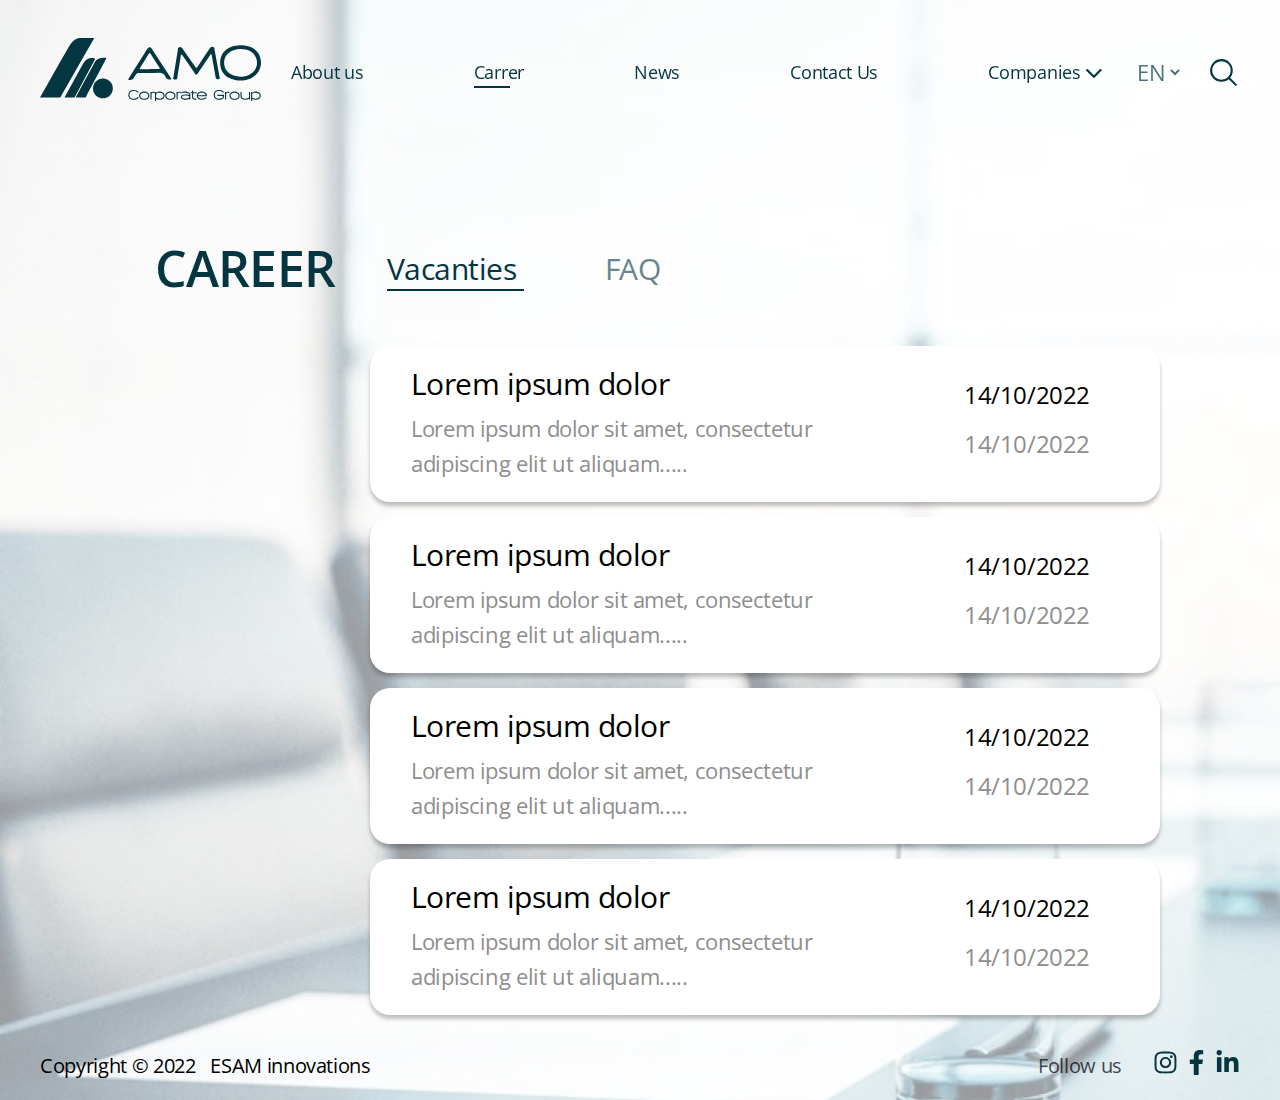
<file: carrer.html>
<!DOCTYPE html>
<html lang="en">

<head>
    <meta charset="UTF-8">
    <meta http-equiv="X-UA-Compatible" content="IE=edge">
    <meta name="viewport" content="width=device-width, initial-scale=1.0">
    <title>Amo Group</title>
    <link rel="icon" href="./assets/images/fav.png">
    <!-- Font awsome -->
    <link rel="stylesheet" href="https://cdnjs.cloudflare.com/ajax/libs/font-awesome/6.4.0/css/all.min.css">
    <!-- Custom Css -->
    <link rel="stylesheet" href="./assets/css/style.css">
    <style>
        header .container .row ul li a,
        .title,
        .right,
        svg,
        select {
            color: #033641 !important;
        }
    </style>
</head>

<body id="Carrer">

    <!-- Header Start -->
    <header id="header">
        <div class="container">
            <div class="row">
                <div class="h-left">
                    <a href="index.html" class="logo">
                        <svg width="221" height="63" viewBox="0 0 221 63" fill="none"
                            xmlns="http://www.w3.org/2000/svg">
                            <g clip-path="url(#clip0_545_196)">
                                <path
                                    d="M0 59.429C4.37571 51.666 8.70883 43.8766 13.1325 36.1402C18.3971 26.9341 23.8588 17.8393 28.9957 8.56414C31.2954 4.40942 34.1167 1.18858 38.8597 0C44.0073 0 49.1496 0 54.2971 0C42.9426 19.8079 31.5828 39.6211 20.2283 59.429C13.4838 59.429 6.74456 59.429 0 59.429Z"
                                    fill="#033641" />
                                <path
                                    d="M35.6655 59.4297C41.404 48.9022 47.1158 38.3642 52.8916 27.8633C54.1106 25.6454 54.9996 23.2151 57.1661 21.5808C59.881 19.5274 62.9898 19.8723 66.0932 19.8086C66.4765 20.9335 65.662 21.6657 65.2415 22.4564C59.2049 33.8275 53.1364 45.1826 47.0892 56.5537C46.5942 57.4823 46.2162 58.4692 45.7797 59.435C42.4101 59.4297 39.0351 59.4297 35.6655 59.4297Z"
                                    fill="#033641" />
                                <path
                                    d="M24.4868 59.4295C30.6405 48.3025 36.9006 37.2286 42.8946 26.0167C45.1676 21.7611 48.3084 19.7979 53.1152 19.9517C55.3404 20.026 55.4309 20.6044 54.494 22.3183C50.3312 29.9061 46.2057 37.5151 42.1121 45.1454C39.5676 49.8838 37.1029 54.6646 34.601 59.4295C31.2314 59.4295 27.8564 59.4295 24.4868 59.4295Z"
                                    fill="#033641" />
                                <path
                                    d="M170.882 16.0724C166.469 22.5671 162.056 28.8496 157.893 35.2913C156.498 37.4509 155.945 36.9786 154.758 35.2276C150.749 29.2953 146.608 23.4533 142.514 17.5847C142.221 17.1655 142.04 16.6189 141.04 16.4014C140.507 19.6594 139.98 22.9014 139.448 26.1435C138.708 30.6749 137.904 35.1958 137.266 39.7432C136.989 41.7436 135.669 41.5313 134.354 41.457C132.411 41.3456 133.316 40.0244 133.459 39.1223C134.897 30.0488 136.35 20.9806 137.83 11.9177C138 10.8617 137.713 9.47154 139.315 9.15847C140.949 8.8348 141.907 9.67848 142.791 10.9626C146.837 16.8683 151.021 22.6786 155.019 28.6161C156.232 30.4149 156.754 29.9586 157.723 28.4835C161.603 22.5724 165.596 16.7357 169.487 10.8299C170.397 9.44501 171.441 8.55357 173.155 8.91439C174.885 9.28051 174.395 10.8352 174.603 11.9442C176.253 20.8002 177.871 29.6562 179.458 38.5227C179.633 39.5044 180.49 40.8893 178.462 41.1281C176.865 41.3191 175.886 41.0856 175.572 39.1064C174.459 32.1288 173.128 25.1831 171.883 18.2267C171.755 17.5581 171.856 16.8046 170.882 16.0724Z"
                                    fill="#033641" />
                                <path
                                    d="M199.723 7.19584C206.542 7.164 212.185 8.57544 216.47 13.091C224.332 21.3633 221.575 35.4564 211.168 40.1311C204.21 43.2565 197.035 43.3414 190.019 40.232C183.423 37.3136 180.261 31.9438 180.155 24.8919C180.043 17.7179 184.184 11.7432 190.625 9.07422C193.793 7.75829 197.098 7.28604 199.723 7.19584ZM200.889 11.0799C198.903 10.8624 196.987 11.2497 195.092 11.6902C189.007 13.1175 184.828 17.5694 184.19 23.2204C183.551 28.8715 186.218 34.0768 191.371 36.5177C197.285 39.3193 203.401 39.3936 209.342 36.645C216.076 33.5303 218.934 25.8311 215.783 19.2302C212.839 13.0538 207.271 11.2126 200.889 11.0799Z"
                                    fill="#033641" />
                                <path
                                    d="M131.367 41.181C128.589 42.1308 126.608 41.4092 125.469 38.788C124.154 35.7581 122.014 34.6863 118.608 34.8667C112.15 35.201 105.661 35.0896 99.1883 35.0206C97.3518 34.9994 96.1434 35.5247 95.4035 37.212C95.0894 37.9337 94.4666 38.5173 94.1525 39.239C92.9867 41.9133 90.9586 42.3908 88.0361 41.6268C89.5958 39.0904 91.0491 36.6973 92.5343 34.3202C97.405 26.5254 102.27 18.7254 107.179 10.9466C108.488 8.87185 110.522 8.73919 111.799 10.6866C118.304 20.5931 124.756 30.5369 131.218 40.47C131.298 40.6027 131.288 40.799 131.367 41.181ZM109.845 31.2373C109.845 31.1842 109.845 31.1365 109.845 31.0834C112.683 31.0834 115.52 31.0887 118.357 31.0781C119.374 31.0728 120.284 30.9348 119.427 29.5871C116.473 24.9707 113.503 20.365 110.543 15.7539C109.989 14.8943 109.452 14.6237 108.797 15.685C105.922 20.3491 103.026 25.0079 100.141 29.6667C99.4492 30.7863 99.7686 31.2532 101.073 31.2426C103.99 31.2214 106.918 31.2373 109.845 31.2373Z"
                                    fill="#033641" />
                                <path
                                    d="M93.8595 61.7851C93.0291 61.7851 92.2785 61.6684 91.5971 61.4296C90.9157 61.1962 90.3355 60.8619 89.8511 60.4374C89.3666 60.0129 88.9887 59.4982 88.7279 58.8933C88.467 58.2884 88.3286 57.6198 88.3286 56.8876C88.3286 56.15 88.4617 55.4814 88.7279 54.8818C88.994 54.2822 89.3666 53.7622 89.8511 53.3271C90.3355 52.892 90.9157 52.5577 91.5971 52.3243C92.2785 52.0908 93.0291 51.9688 93.8595 51.9688C94.8975 51.9688 95.8344 52.1439 96.6808 52.4994C97.5272 52.8549 98.2352 53.4439 98.8048 54.2716L97.8998 54.8659C97.4367 54.2133 96.8618 53.7463 96.1698 53.4704C95.4777 53.1945 94.7112 53.0565 93.8595 53.0565C93.1941 53.0565 92.5925 53.1467 92.0496 53.3271C91.5066 53.5075 91.0435 53.7675 90.6496 54.1018C90.261 54.4361 89.9575 54.8394 89.7499 55.3116C89.537 55.7839 89.4305 56.3039 89.4305 56.8769C89.4305 57.45 89.537 57.9647 89.7499 58.437C89.9629 58.9039 90.261 59.3072 90.6496 59.6415C91.0381 59.9757 91.5066 60.2357 92.0496 60.4162C92.5925 60.5966 93.1941 60.6868 93.8595 60.6868C94.7112 60.6868 95.4831 60.5329 96.1698 60.2304C96.8565 59.9227 97.4314 59.4398 97.8998 58.7819L98.8048 59.3868C98.2352 60.2145 97.5272 60.8194 96.6808 61.2015C95.8397 61.5941 94.8975 61.7851 93.8595 61.7851Z"
                                    fill="#033641" />
                                <path
                                    d="M104.197 61.8018C103.436 61.8018 102.739 61.701 102.111 61.5047C101.482 61.3084 100.945 61.0271 100.498 60.6663C100.05 60.3055 99.7045 59.8757 99.4596 59.3663C99.2147 58.8569 99.0923 58.2998 99.0923 57.6896C99.0923 57.0687 99.2147 56.5063 99.4596 56.0022C99.7045 55.4981 100.05 55.0683 100.498 54.7075C100.945 54.3467 101.482 54.0708 102.111 53.8797C102.739 53.6834 103.431 53.5879 104.197 53.5879C104.959 53.5879 105.656 53.6834 106.289 53.8797C106.917 54.0761 107.46 54.352 107.908 54.7075C108.355 55.063 108.701 55.4981 108.946 56.0022C109.19 56.5063 109.313 57.0687 109.313 57.6896C109.313 58.2998 109.19 58.8622 108.946 59.3663C108.701 59.8704 108.355 60.3055 107.908 60.6663C107.46 61.0271 106.917 61.303 106.289 61.5047C105.656 61.701 104.959 61.8018 104.197 61.8018ZM104.192 54.6757C103.596 54.6757 103.053 54.7499 102.563 54.8932C102.073 55.0365 101.653 55.2434 101.301 55.514C100.95 55.7793 100.679 56.103 100.487 56.4744C100.295 56.8459 100.2 57.2544 100.2 57.7002C100.2 58.1512 100.295 58.5651 100.487 58.9365C100.679 59.3079 100.95 59.6263 101.301 59.8863C101.653 60.1516 102.073 60.3532 102.563 60.4965C103.053 60.6398 103.596 60.7141 104.192 60.7141C104.788 60.7141 105.331 60.6398 105.826 60.4965C106.321 60.3532 106.742 60.1463 107.093 59.8863C107.444 59.621 107.721 59.3026 107.913 58.9365C108.11 58.5651 108.206 58.1512 108.206 57.7002C108.206 57.2544 108.11 56.8459 107.913 56.4744C107.716 56.103 107.444 55.7846 107.093 55.514C106.742 55.2487 106.316 55.0418 105.826 54.8932C105.331 54.7499 104.788 54.6757 104.192 54.6757Z"
                                    fill="#033641" />
                                <path
                                    d="M110.42 61.4026V53.9687H111.527V54.4887C111.884 53.9793 112.4 53.7034 113.082 53.6715C113.257 53.6609 113.417 53.6662 113.561 53.6821C113.704 53.6981 113.848 53.7299 113.992 53.7777C114.136 53.8254 114.274 53.8732 114.423 53.9315C114.567 53.9899 114.721 54.0536 114.891 54.1173L114.604 55.1838C114.428 55.1095 114.274 55.0458 114.146 54.9981C114.018 54.9503 113.891 54.9079 113.774 54.8813C113.656 54.8548 113.545 54.8283 113.433 54.8124C113.321 54.7964 113.204 54.7858 113.076 54.7858C112.049 54.7858 111.532 55.3642 111.532 56.5209V61.4026H110.42Z"
                                    fill="#033641" />
                                <path
                                    d="M119.736 61.8004C118.964 61.8004 118.293 61.6996 117.718 61.4927C117.143 61.2857 116.611 60.9992 116.111 60.6384V63.0049H115.003V53.9738H116.111V54.8016C116.558 54.4036 117.079 54.1012 117.67 53.8996C118.261 53.6979 118.948 53.5918 119.73 53.5918C120.46 53.5918 121.13 53.6873 121.732 53.8836C122.339 54.08 122.855 54.3559 123.281 54.7114C123.707 55.0669 124.042 55.502 124.277 56.0061C124.511 56.5102 124.633 57.0726 124.633 57.6935C124.633 58.3037 124.516 58.8661 124.277 59.3702C124.037 59.8743 123.707 60.3094 123.281 60.6702C122.855 61.031 122.339 61.3069 121.732 61.5086C121.13 61.6996 120.465 61.8004 119.736 61.8004ZM119.518 54.6636C118.746 54.6636 118.075 54.7751 117.5 54.9979C116.925 55.2208 116.462 55.5498 116.116 55.9902V59.3861C116.462 59.8053 116.93 60.1343 117.511 60.3625C118.091 60.5906 118.762 60.7074 119.523 60.7074C120.119 60.7074 120.662 60.6331 121.157 60.4898C121.652 60.3465 122.073 60.1396 122.424 59.8743C122.775 59.609 123.052 59.2906 123.244 58.9192C123.441 58.5477 123.537 58.1339 123.537 57.6828C123.537 57.2371 123.441 56.8286 123.244 56.4571C123.047 56.0857 122.775 55.7673 122.424 55.4967C122.073 55.2261 121.647 55.0192 121.157 54.8759C120.667 54.7326 120.114 54.6636 119.518 54.6636Z"
                                    fill="#033641" />
                                <path
                                    d="M130.313 61.8018C129.552 61.8018 128.854 61.701 128.226 61.5047C127.598 61.3084 127.06 61.0271 126.613 60.6663C126.166 60.3055 125.82 59.8757 125.575 59.3663C125.33 58.8569 125.208 58.2998 125.208 57.6896C125.208 57.0687 125.33 56.5063 125.575 56.0022C125.82 55.4981 126.166 55.0683 126.613 54.7075C127.06 54.3467 127.598 54.0708 128.226 53.8797C128.854 53.6834 129.546 53.5879 130.313 53.5879C131.074 53.5879 131.772 53.6834 132.405 53.8797C133.033 54.0761 133.576 54.352 134.023 54.7075C134.47 55.063 134.816 55.4981 135.061 56.0022C135.306 56.5063 135.429 57.0687 135.429 57.6896C135.429 58.2998 135.306 58.8622 135.061 59.3663C134.816 59.8704 134.47 60.3055 134.023 60.6663C133.576 61.0271 133.033 61.303 132.405 61.5047C131.772 61.701 131.074 61.8018 130.313 61.8018ZM130.308 54.6757C129.711 54.6757 129.168 54.7499 128.679 54.8932C128.189 55.0365 127.768 55.2434 127.417 55.514C127.066 55.7793 126.794 56.103 126.603 56.4744C126.411 56.8459 126.315 57.2544 126.315 57.7002C126.315 58.1512 126.411 58.5651 126.603 58.9365C126.794 59.3079 127.066 59.6263 127.417 59.8863C127.768 60.1516 128.189 60.3532 128.679 60.4965C129.168 60.6398 129.711 60.7141 130.308 60.7141C130.904 60.7141 131.447 60.6398 131.942 60.4965C132.437 60.3532 132.858 60.1463 133.209 59.8863C133.56 59.621 133.837 59.3026 134.029 58.9365C134.226 58.5651 134.321 58.1512 134.321 57.7002C134.321 57.2544 134.226 56.8459 134.029 56.4744C133.832 56.103 133.56 55.7846 133.209 55.514C132.858 55.2487 132.432 55.0418 131.942 54.8932C131.447 54.7499 130.904 54.6757 130.308 54.6757Z"
                                    fill="#033641" />
                                <path
                                    d="M136.536 61.4026V53.9687H137.643V54.4887C138 53.9793 138.516 53.7034 139.198 53.6715C139.373 53.6609 139.533 53.6662 139.677 53.6821C139.821 53.6981 139.964 53.7299 140.108 53.7777C140.252 53.8254 140.39 53.8732 140.539 53.9315C140.683 53.9899 140.837 54.0536 141.008 54.1173L140.72 55.1838C140.545 55.1095 140.39 55.0458 140.262 54.9981C140.135 54.9503 140.007 54.9079 139.89 54.8813C139.773 54.8548 139.661 54.8283 139.549 54.8124C139.437 54.7964 139.32 54.7858 139.192 54.7858C138.165 54.7858 137.649 55.3642 137.649 56.5209V61.4026H136.536Z"
                                    fill="#033641" />
                                <path
                                    d="M145.223 61.8004C144.579 61.8004 143.983 61.7314 143.435 61.5935C142.886 61.4555 142.418 61.2698 142.029 61.031C141.641 60.7923 141.337 60.5004 141.114 60.1661C140.895 59.8265 140.784 59.4551 140.784 59.0518C140.784 58.2241 141.156 57.5873 141.907 57.131C142.657 56.6747 143.749 56.4518 145.181 56.4518C145.793 56.4518 146.341 56.4783 146.826 56.5261C147.31 56.5739 147.725 56.6322 148.077 56.6959C148.423 56.7596 148.705 56.8232 148.907 56.8869C149.115 56.9506 149.248 56.9984 149.306 57.0249C149.306 56.3032 148.96 55.7302 148.268 55.311C147.576 54.8918 146.586 54.6849 145.303 54.6849C144.622 54.6849 143.994 54.7379 143.413 54.8494C142.833 54.9608 142.264 55.1836 141.699 55.5126L141.215 54.6053C141.763 54.2445 142.381 53.9845 143.067 53.8306C143.754 53.6714 144.499 53.5918 145.303 53.5918C146.213 53.5918 146.996 53.6873 147.64 53.8836C148.284 54.08 148.816 54.3294 149.226 54.6477C149.636 54.9608 149.934 55.3269 150.126 55.7408C150.318 56.1547 150.413 56.5739 150.413 57.0037V61.4131H149.306V60.7074C148.79 61.0523 148.183 61.3229 147.48 61.5192C146.783 61.6996 146.027 61.8004 145.223 61.8004ZM145.223 60.7074C145.681 60.7074 146.118 60.6702 146.533 60.6012C146.953 60.5323 147.337 60.4314 147.693 60.3041C148.05 60.1767 148.364 60.0176 148.635 59.8318C148.907 59.6461 149.131 59.4392 149.306 59.2057V57.8792C148.992 57.8155 148.492 57.7306 147.8 57.6351C147.113 57.5396 146.24 57.4918 145.175 57.4918C144.148 57.4918 143.344 57.6298 142.759 57.9004C142.173 58.171 141.88 58.5531 141.88 59.0412C141.88 59.2906 141.96 59.5135 142.125 59.7151C142.29 59.9167 142.514 60.0918 142.807 60.2351C143.099 60.3784 143.451 60.4951 143.861 60.5747C144.286 60.6702 144.734 60.7074 145.223 60.7074Z"
                                    fill="#033641" />
                                <path
                                    d="M156.748 55.2581H153.144V59.2218C153.144 59.694 153.283 60.0601 153.554 60.3201C153.826 60.5801 154.204 60.7128 154.683 60.7128C154.997 60.7128 155.513 60.5854 156.226 60.3307L156.498 61.4238C155.753 61.6785 155.146 61.8059 154.683 61.8059C153.863 61.8059 153.219 61.5777 152.745 61.1161C152.271 60.6544 152.037 60.0283 152.037 59.2271V55.2634H150.621V54.1756H152.037V52.5254H153.144V54.1756H156.748V55.2581Z"
                                    fill="#033641" />
                                <path
                                    d="M161.805 61.8018C161.044 61.8018 160.347 61.701 159.724 61.5047C159.096 61.3084 158.563 61.0271 158.116 60.6663C157.669 60.3055 157.323 59.8757 157.078 59.3663C156.833 58.8569 156.711 58.2998 156.711 57.6896C156.711 57.0953 156.833 56.5434 157.084 56.0393C157.334 55.5353 157.68 55.1001 158.127 54.7393C158.574 54.3785 159.112 54.092 159.735 53.8903C160.363 53.6887 161.049 53.5879 161.805 53.5879C162.566 53.5879 163.264 53.6887 163.892 53.8956C164.52 54.1026 165.063 54.3891 165.51 54.7499C165.957 55.1161 166.303 55.5459 166.548 56.0446C166.793 56.5434 166.916 57.09 166.916 57.6842V58.1406H157.887C157.935 58.5226 158.068 58.8675 158.287 59.1806C158.5 59.4936 158.782 59.7643 159.128 59.9924C159.474 60.2206 159.873 60.3957 160.325 60.5177C160.783 60.6398 161.273 60.7034 161.805 60.7034C162.62 60.7034 163.338 60.592 163.961 60.3745C164.589 60.1569 165.127 59.7855 165.585 59.2655L166.564 59.7749C165.968 60.4912 165.276 61.0112 164.488 61.3243C163.7 61.6426 162.806 61.8018 161.805 61.8018ZM165.707 57.2173C165.649 56.8406 165.516 56.4957 165.303 56.1826C165.09 55.8695 164.813 55.6042 164.478 55.3814C164.137 55.1585 163.738 54.9887 163.285 54.8614C162.833 54.734 162.338 54.6757 161.805 54.6757C161.273 54.6757 160.783 54.7393 160.331 54.8614C159.878 54.9834 159.479 55.1585 159.138 55.3814C158.792 55.6042 158.516 55.8695 158.297 56.1826C158.079 56.4957 157.946 56.8406 157.887 57.2173H165.707Z"
                                    fill="#033641" />
                                <path
                                    d="M179.207 61.7851C178.377 61.7851 177.626 61.6684 176.945 61.4296C176.263 61.1962 175.683 60.8619 175.199 60.4374C174.714 60.0129 174.336 59.4982 174.076 58.8933C173.815 58.2884 173.676 57.6198 173.676 56.8876C173.676 56.15 173.804 55.4814 174.06 54.8818C174.315 54.2822 174.682 53.7622 175.151 53.3271C175.625 52.892 176.194 52.5577 176.865 52.3243C177.536 52.0908 178.286 51.9688 179.117 51.9688C179.628 51.9688 180.123 52.0059 180.596 52.0855C181.07 52.1651 181.512 52.2924 181.933 52.4728C182.353 52.6532 182.736 52.8867 183.093 53.1679C183.45 53.4492 183.774 53.7994 184.062 54.2133L183.157 54.8075C182.694 54.1549 182.119 53.6986 181.427 53.4439C180.74 53.1892 179.968 53.0618 179.117 53.0618C178.451 53.0618 177.855 53.152 177.323 53.3324C176.79 53.5128 176.333 53.7728 175.955 54.1071C175.577 54.4414 175.289 54.8447 175.087 55.3169C174.885 55.7892 174.783 56.3092 174.783 56.8822C174.783 57.4553 174.89 57.97 175.103 58.4423C175.316 58.9092 175.614 59.3125 176.003 59.6468C176.391 59.981 176.86 60.241 177.403 60.4215C177.946 60.6019 178.547 60.6921 179.212 60.6921C180.016 60.6921 180.735 60.5541 181.368 60.2782C182.002 60.0023 182.513 59.6255 182.901 59.1427V57.9541H177.371V56.8663H184.019L184.009 59.5194L183.998 59.53C183.476 60.2729 182.806 60.8353 181.991 61.2174C181.171 61.5994 180.245 61.7851 179.207 61.7851Z"
                                    fill="#033641" />
                                <path
                                    d="M185.025 61.4026V53.9687H186.133V54.4887C186.489 53.9793 187.006 53.7034 187.687 53.6715C187.863 53.6609 188.022 53.6662 188.166 53.6821C188.31 53.6981 188.454 53.7299 188.597 53.7777C188.741 53.8254 188.879 53.8732 189.028 53.9315C189.172 53.9899 189.327 54.0536 189.497 54.1173L189.209 55.1838C189.034 55.1095 188.879 55.0458 188.752 54.9981C188.624 54.9503 188.496 54.9079 188.379 54.8813C188.262 54.8548 188.15 54.8283 188.038 54.8124C187.927 54.7964 187.809 54.7858 187.682 54.7858C186.654 54.7858 186.138 55.3642 186.138 56.5209V61.4026H185.025Z"
                                    fill="#033641" />
                                <path
                                    d="M194.564 61.8018C193.803 61.8018 193.106 61.701 192.478 61.5047C191.85 61.3084 191.312 61.0271 190.865 60.6663C190.418 60.3055 190.072 59.8757 189.827 59.3663C189.582 58.8569 189.459 58.2998 189.459 57.6896C189.459 57.0687 189.582 56.5063 189.827 56.0022C190.072 55.4981 190.418 55.0683 190.865 54.7075C191.312 54.3467 191.85 54.0708 192.478 53.8797C193.106 53.6834 193.798 53.5879 194.564 53.5879C195.326 53.5879 196.023 53.6834 196.656 53.8797C197.285 54.0761 197.828 54.352 198.275 54.7075C198.722 55.063 199.068 55.4981 199.313 56.0022C199.558 56.5063 199.68 57.0687 199.68 57.6896C199.68 58.2998 199.558 58.8622 199.313 59.3663C199.068 59.8704 198.722 60.3055 198.275 60.6663C197.828 61.0271 197.285 61.303 196.656 61.5047C196.023 61.701 195.326 61.8018 194.564 61.8018ZM194.559 54.6757C193.963 54.6757 193.42 54.7499 192.93 54.8932C192.44 55.0365 192.02 55.2434 191.669 55.514C191.317 55.7793 191.046 56.103 190.854 56.4744C190.663 56.8459 190.567 57.2544 190.567 57.7002C190.567 58.1512 190.663 58.5651 190.854 58.9365C191.046 59.3079 191.317 59.6263 191.669 59.8863C192.02 60.1516 192.44 60.3532 192.93 60.4965C193.42 60.6398 193.963 60.7141 194.559 60.7141C195.155 60.7141 195.698 60.6398 196.193 60.4965C196.688 60.3532 197.109 60.1463 197.46 59.8863C197.812 59.621 198.088 59.3026 198.28 58.9365C198.477 58.5651 198.573 58.1512 198.573 57.7002C198.573 57.2544 198.477 56.8459 198.28 56.4744C198.083 56.103 197.812 55.7846 197.46 55.514C197.109 55.2487 196.683 55.0418 196.193 54.8932C195.698 54.7499 195.155 54.6757 194.559 54.6757Z"
                                    fill="#033641" />
                                <path
                                    d="M205.334 61.8006C203.785 61.8006 202.587 61.461 201.746 60.7872C200.905 60.108 200.484 59.1263 200.484 57.8369V53.9688H201.592V57.8369C201.592 58.7602 201.938 59.4712 202.624 59.97C203.311 60.4688 204.301 60.7129 205.589 60.7129C206.367 60.7129 207.048 60.6014 207.623 60.3733C208.198 60.1451 208.666 59.8161 209.012 59.3757V53.9741H210.093V61.408H209.012V60.6386C208.592 61.0047 208.049 61.2859 207.394 61.4929C206.745 61.6945 206.058 61.8006 205.334 61.8006Z"
                                    fill="#033641" />
                                <path
                                    d="M215.82 61.8004C215.048 61.8004 214.378 61.6996 213.803 61.4927C213.228 61.2857 212.696 60.9992 212.195 60.6384V63.0049H211.088V53.9738H212.195V54.8016C212.642 54.4036 213.164 54.1012 213.755 53.8996C214.346 53.6979 215.032 53.5918 215.815 53.5918C216.544 53.5918 217.215 53.6873 217.816 53.8836C218.423 54.08 218.94 54.3559 219.366 54.7114C219.791 55.0669 220.127 55.502 220.361 56.0061C220.595 56.5102 220.718 57.0726 220.718 57.6935C220.718 58.3037 220.601 58.8661 220.361 59.3702C220.121 59.8743 219.791 60.3094 219.366 60.6702C218.94 61.031 218.423 61.3069 217.816 61.5086C217.22 61.6996 216.55 61.8004 215.82 61.8004ZM215.602 54.6636C214.83 54.6636 214.159 54.7751 213.584 54.9979C213.01 55.2208 212.546 55.5498 212.2 55.9902V59.3861C212.546 59.8053 213.015 60.1343 213.595 60.3625C214.175 60.5906 214.846 60.7074 215.607 60.7074C216.204 60.7074 216.747 60.6331 217.242 60.4898C217.737 60.3465 218.157 60.1396 218.509 59.8743C218.86 59.609 219.137 59.2906 219.328 58.9192C219.525 58.5477 219.621 58.1339 219.621 57.6828C219.621 57.2371 219.525 56.8286 219.328 56.4571C219.131 56.0857 218.86 55.7673 218.509 55.4967C218.157 55.2261 217.731 55.0192 217.242 54.8759C216.752 54.7326 216.198 54.6636 215.602 54.6636Z"
                                    fill="#033641" />
                                <path
                                    d="M62.9102 60.2889C68.3962 60.2889 72.8434 55.8559 72.8434 50.3876C72.8434 44.9193 68.3962 40.4863 62.9102 40.4863C57.4243 40.4863 52.9771 44.9193 52.9771 50.3876C52.9771 55.8559 57.4243 60.2889 62.9102 60.2889Z"
                                    fill="#033641" />
                            </g>
                            <defs>
                                <clipPath id="clip0_545_196">
                                    <rect width="221" height="63" fill="white" />
                                </clipPath>
                            </defs>
                        </svg>
                    </a>
                </div>
                <div class="h-average">
                    <nav>
                        <ul>
                            <li><a href="./amoGroup.html"> About us </a></li>
                            <li><a class="active" href="./carrer.html"> Carrer </a></li>
                            <li><a href="./news.html"> News </a></li>
                            <li><a href="./contactUs.html">Contact Us </a></li>
                            <li><span class="title"> Companies <i class="fa-solid fa-chevron-down"></i>  </span>
                                <ul>
                                    <li><a href="./similarPage.html"> Amogro </a></li>
                                    <li><a href="./similarPage.html"> Amotrade </a></li>
                                    <li><a href="./similarPage.html"> Amotrans </a></li>
                                    <li><a href="./similarPage.html"> Amodo </a></li>
                                </ul>
                            </li>
                        </ul>
                    </nav>
                </div>
                <div class="h-right">
                    <select name="langage" id="lamguage">
                        <option value="en">EN</option>
                        <option value="en">RU</option>
                        <option value="en">AZ</option>
                    </select>
                    <svg class="search" xmlns="http://www.w3.org/2000/svg" fill="none" viewBox="0 0 24 24"
                        stroke-width="1.5" stroke="currentColor" class="w-6 h-6">
                        <path stroke-linecap="round" stroke-linejoin="round"
                            d="M21 21l-5.197-5.197m0 0A7.5 7.5 0 105.196 5.196a7.5 7.5 0 0010.607 10.607z" />
                    </svg>
                    <div class="mobil-menu-icon">
                        <svg xmlns="http://www.w3.org/2000/svg" fill="none" viewBox="0 0 24 24" stroke-width="1.5"
                            stroke="currentColor" class="w-6 h-6">
                            <path stroke-linecap="round" stroke-linejoin="round"
                                d="M3.75 6.75h16.5M3.75 12h16.5m-16.5 5.25h16.5" />
                        </svg>
                    </div>
                </div>
            </div>
        </div>
    </header>
    <!-- Header End -->

    <!-- Main Start -->
    <main>

        <!-- Mobil Menu Start -->
        <section class="mobil-menu">
            <ul>
                <li><a href="./amoGroup.html"> About us </a></li>
                <li><a href="./carrer.html"> Carrer </a></li>
                <li><a href="./news.html"> News </a></li>
                <li><a href="./contactUs.html">Contact Us </a></li>
                <li><button class="getOthers"> Companies <i class="fa-solid fa-chevron-right icon-arrow"></i> </button>
                    <ul class="others">
                        <li><a href="./similarPage.html"> Amogro </a></li>
                        <li><a href="./similarPage.html"> Amotrade </a></li>
                        <li><a href="./similarPage.html"> Amotrans </a></li>
                        <li><a href="./similarPage.html"> Amodo </a></li>
                    </ul>
                </li>
            </ul>
            <div class="close-btn-for-mobile">
                <svg style="color:#fff !important" xmlns="http://www.w3.org/2000/svg" fill="#000" viewBox="0 0 24 24"
                    stroke-width="1.5" stroke="currentColor" class="w-6 h-6">
                    <path stroke-linecap="round" stroke-linejoin="round" d="M6 18L18 6M6 6l12 12" />
                </svg>

            </div>
        </section>
        <!-- Mobil Menu End -->

        <!-- Search Start -->
        <section class="search-area">
            <span> Search </span>
            <form action="">
                <input type="text" placeholder="Search...">
            </form>
            <div class="close-btn">
                <svg xmlns="http://www.w3.org/2000/svg" fill="#fff" viewBox="0 0 24 24" stroke-width="1.5"
                    stroke="currentColor" class="w-6 h-6">
                    <path stroke-linecap="round" stroke-linejoin="round"
                        d="M9.75 9.75l4.5 4.5m0-4.5l-4.5 4.5M21 12a9 9 0 11-18 0 9 9 0 0118 0z" />
                </svg>
            </div>
        </section>
        <!-- Search End -->

        <!-- Carrer Start -->
        <section id="carrer">
            <div class="container">
                <div class="row">
                    <div class="carrer-top">
                        <h4>CAREER</h4>
                        <div class="links">
                            <a class="active" href="./carrer.html"> Vacanties </a>
                            <a class="color-change" href="./faq.html"> FAQ </a>
                        </div>
                    </div>

                    <div class="carrer-area">
                        <a href="carrerDetail.html">
                            <div class="carrer-item">
                                <div class="left">
                                    <span>
                                        Lorem ipsum dolor
                                    </span>
                                    <p>
                                        Lorem ipsum dolor sit amet, consectetur adipiscing elit ut aliquam.....
                                    </p>
                                </div>
                                <div class="right">
                                    <span class="current-time">
                                        14/10/2022
                                    </span>
                                    <span class="past-time">
                                        14/10/2022
                                    </span>
                                </div>
                            </div>
                        </a>
                        <a href="carrerDetail.html">
                            <div class="carrer-item">
                                <div class="left">
                                    <span>
                                        Lorem ipsum dolor
                                    </span>
                                    <p>
                                        Lorem ipsum dolor sit amet, consectetur adipiscing elit ut aliquam.....
                                    </p>
                                </div>
                                <div class="right">
                                    <span class="current-time">
                                        14/10/2022
                                    </span>
                                    <span class="past-time">
                                        14/10/2022
                                    </span>
                                </div>
                            </div>
                        </a>
                        <a href="carrerDetail.html">
                            <div class="carrer-item">
                                <div class="left">
                                    <span>
                                        Lorem ipsum dolor
                                    </span>
                                    <p>
                                        Lorem ipsum dolor sit amet, consectetur adipiscing elit ut aliquam.....
                                    </p>
                                </div>
                                <div class="right">
                                    <span class="current-time">
                                        14/10/2022
                                    </span>
                                    <span class="past-time">
                                        14/10/2022
                                    </span>
                                </div>
                            </div>
                        </a>
                        <a href="carrerDetail.html">
                            <div class="carrer-item">
                                <div class="left">
                                    <span>
                                        Lorem ipsum dolor
                                    </span>
                                    <p>
                                        Lorem ipsum dolor sit amet, consectetur adipiscing elit ut aliquam.....
                                    </p>
                                </div>
                                <div class="right">
                                    <span class="current-time">
                                        14/10/2022
                                    </span>
                                    <span class="past-time">
                                        14/10/2022
                                    </span>
                                </div>
                            </div>
                        </a>
                    </div>
                </div>
            </div>
        </section>
        <!-- Carrer End -->

    </main>
    <!-- Main End -->

    <!-- Footer Start -->
    <footer class="footer">
        <div class="container">
            <div class="row">
                <div class="f-left">
                    <p>
                        Copyright © 2022 <span>ESAM innovations</span>
                    </p>
                </div>
                <div class="f-right">
                    <p>
                        Follow us
                    </p>
                    <ul class="sosial-icons">
                        <li>
                            <a href="#"> <svg xmlns="http://www.w3.org/2000/svg" viewBox="0 0 448 512">
                                    <path
                                        d="M224.1 141c-63.6 0-114.9 51.3-114.9 114.9s51.3 114.9 114.9 114.9S339 319.5 339 255.9 287.7 141 224.1 141zm0 189.6c-41.1 0-74.7-33.5-74.7-74.7s33.5-74.7 74.7-74.7 74.7 33.5 74.7 74.7-33.6 74.7-74.7 74.7zm146.4-194.3c0 14.9-12 26.8-26.8 26.8-14.9 0-26.8-12-26.8-26.8s12-26.8 26.8-26.8 26.8 12 26.8 26.8zm76.1 27.2c-1.7-35.9-9.9-67.7-36.2-93.9-26.2-26.2-58-34.4-93.9-36.2-37-2.1-147.9-2.1-184.9 0-35.8 1.7-67.6 9.9-93.9 36.1s-34.4 58-36.2 93.9c-2.1 37-2.1 147.9 0 184.9 1.7 35.9 9.9 67.7 36.2 93.9s58 34.4 93.9 36.2c37 2.1 147.9 2.1 184.9 0 35.9-1.7 67.7-9.9 93.9-36.2 26.2-26.2 34.4-58 36.2-93.9 2.1-37 2.1-147.8 0-184.8zM398.8 388c-7.8 19.6-22.9 34.7-42.6 42.6-29.5 11.7-99.5 9-132.1 9s-102.7 2.6-132.1-9c-19.6-7.8-34.7-22.9-42.6-42.6-11.7-29.5-9-99.5-9-132.1s-2.6-102.7 9-132.1c7.8-19.6 22.9-34.7 42.6-42.6 29.5-11.7 99.5-9 132.1-9s102.7-2.6 132.1 9c19.6 7.8 34.7 22.9 42.6 42.6 11.7 29.5 9 99.5 9 132.1s2.7 102.7-9 132.1z" />
                                </svg>
                            </a>
                        </li>
                        <li>
                            <a href="#">
                                <svg xmlns="http://www.w3.org/2000/svg" viewBox="0 0 320 512">
                                    <path
                                        d="M279.14 288l14.22-92.66h-88.91v-60.13c0-25.35 12.42-50.06 52.24-50.06h40.42V6.26S260.43 0 225.36 0c-73.22 0-121.08 44.38-121.08 124.72v70.62H22.89V288h81.39v224h100.17V288z" />
                                </svg>
                            </a>
                        </li>
                        <li>
                            <a href="#">
                                <svg xmlns="http://www.w3.org/2000/svg" viewBox="0 0 448 512">
                                    <path
                                        d="M100.28 448H7.4V148.9h92.88zM53.79 108.1C24.09 108.1 0 83.5 0 53.8a53.79 53.79 0 0 1 107.58 0c0 29.7-24.1 54.3-53.79 54.3zM447.9 448h-92.68V302.4c0-34.7-.7-79.2-48.29-79.2-48.29 0-55.69 37.7-55.69 76.7V448h-92.78V148.9h89.08v40.8h1.3c12.4-23.5 42.69-48.3 87.88-48.3 94 0 111.28 61.9 111.28 142.3V448z" />
                                </svg>
                            </a>
                        </li>
                    </ul>
                </div>
            </div>
        </div>
    </footer>
    <!-- Footer End -->

    <!-- App js file -->
    <script src="./assets/js/app.js"></script>
</body>

</html>
</file>
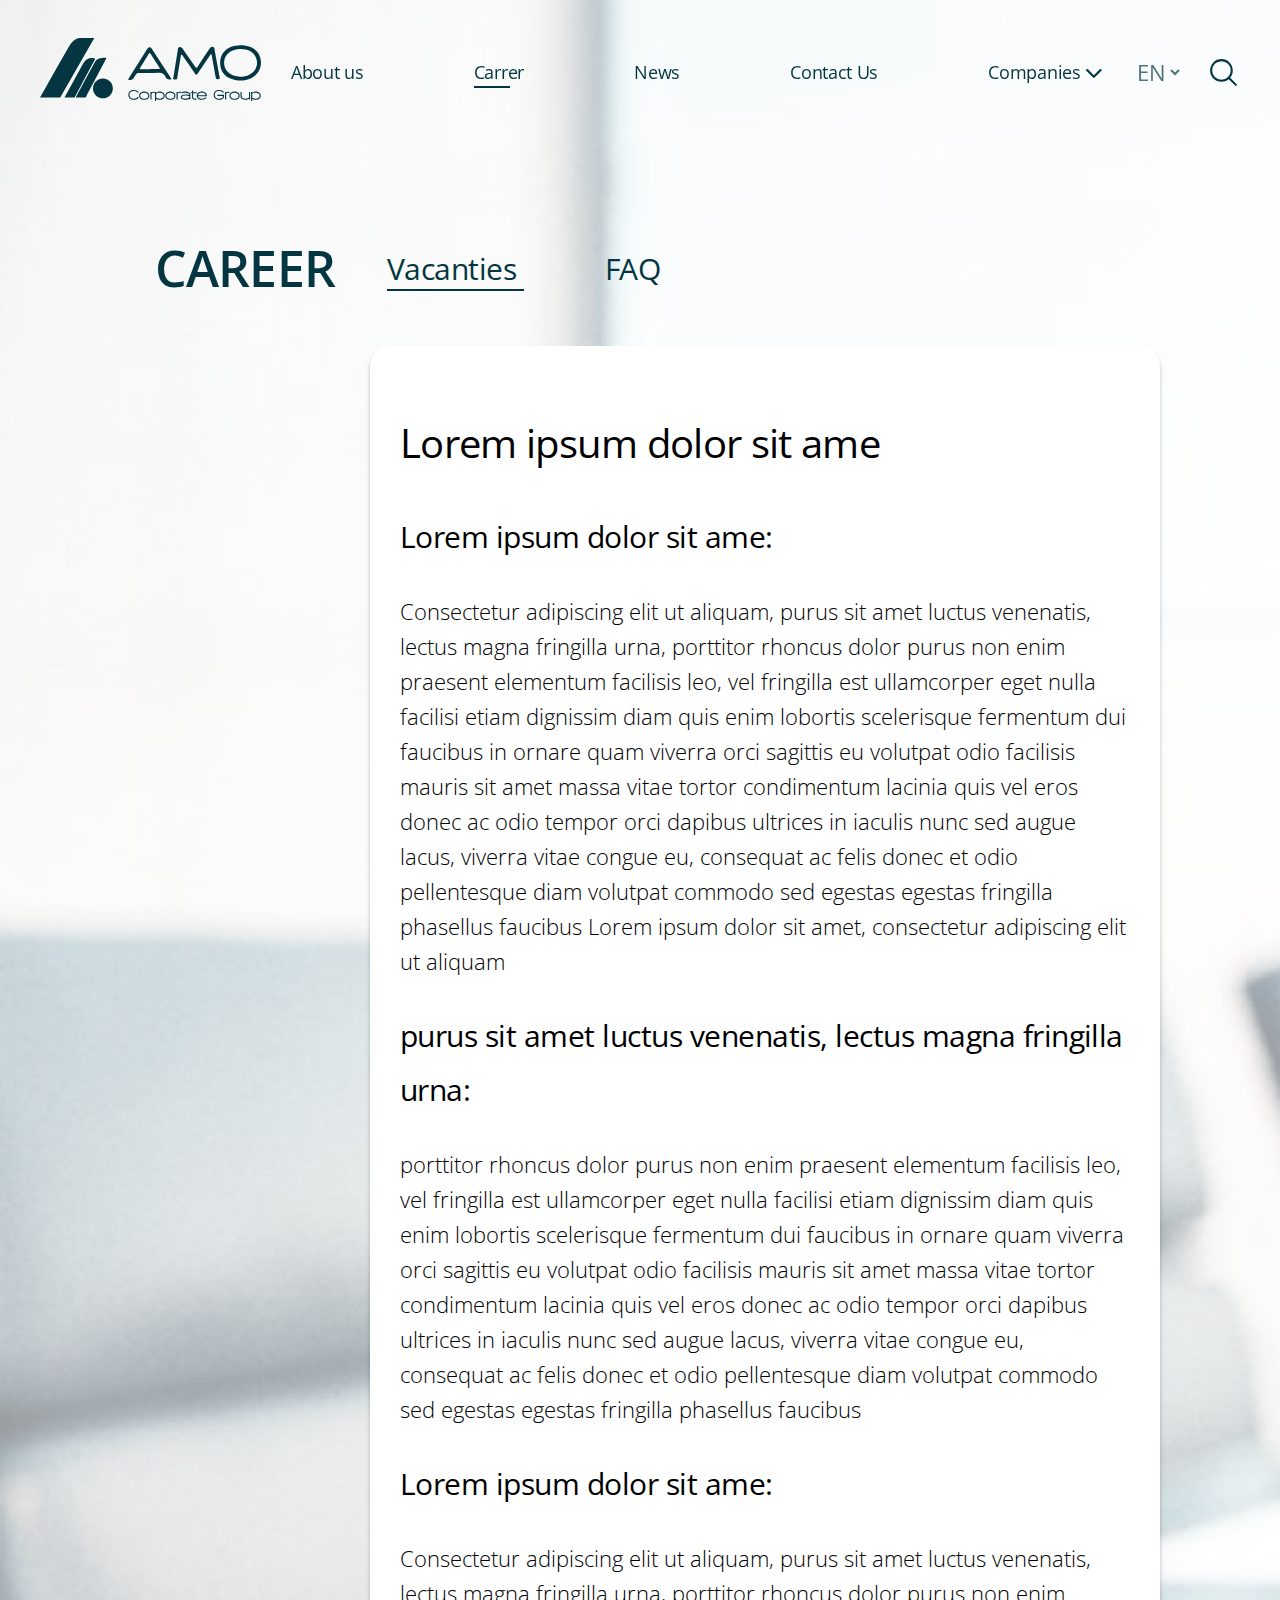
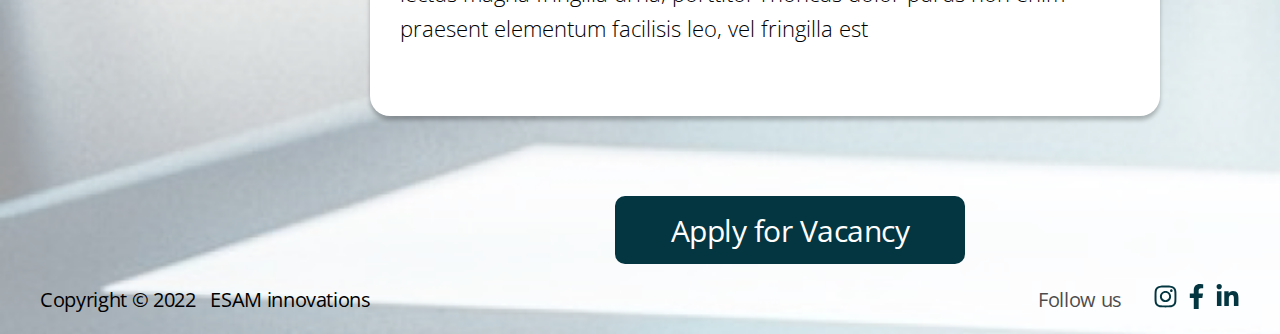
<file: carrerDetail.html>
<!DOCTYPE html>
<html lang="en">

<head>
    <meta charset="UTF-8">
    <meta http-equiv="X-UA-Compatible" content="IE=edge">
    <meta name="viewport" content="width=device-width, initial-scale=1.0">
    <title>Amo Group</title>
    <link rel="icon" href="./assets/images/fav.png">
    <!-- Font awsome -->
    <link rel="stylesheet" href="https://cdnjs.cloudflare.com/ajax/libs/font-awesome/6.4.0/css/all.min.css">
    <!-- Custom Css -->
    <link rel="stylesheet" href="./assets/css/style.css">
    <style>
       header .container .row ul li a,
        .title,
        .right,
        svg,
        select {
            color: #033641 !important;
        }
    </style>
</head>

<body id="Carrer">

    <!-- Header Start -->
    <header id="header">
        <div class="container">
            <div class="row">
                <div class="h-left">
                    <a href="index.html" class="logo">
                        <svg width="221" height="63" viewBox="0 0 221 63" fill="none"
                            xmlns="http://www.w3.org/2000/svg">
                            <g clip-path="url(#clip0_545_196)">
                                <path
                                    d="M0 59.429C4.37571 51.666 8.70883 43.8766 13.1325 36.1402C18.3971 26.9341 23.8588 17.8393 28.9957 8.56414C31.2954 4.40942 34.1167 1.18858 38.8597 0C44.0073 0 49.1496 0 54.2971 0C42.9426 19.8079 31.5828 39.6211 20.2283 59.429C13.4838 59.429 6.74456 59.429 0 59.429Z"
                                    fill="#033641" />
                                <path
                                    d="M35.6655 59.4297C41.404 48.9022 47.1158 38.3642 52.8916 27.8633C54.1106 25.6454 54.9996 23.2151 57.1661 21.5808C59.881 19.5274 62.9898 19.8723 66.0932 19.8086C66.4765 20.9335 65.662 21.6657 65.2415 22.4564C59.2049 33.8275 53.1364 45.1826 47.0892 56.5537C46.5942 57.4823 46.2162 58.4692 45.7797 59.435C42.4101 59.4297 39.0351 59.4297 35.6655 59.4297Z"
                                    fill="#033641" />
                                <path
                                    d="M24.4868 59.4295C30.6405 48.3025 36.9006 37.2286 42.8946 26.0167C45.1676 21.7611 48.3084 19.7979 53.1152 19.9517C55.3404 20.026 55.4309 20.6044 54.494 22.3183C50.3312 29.9061 46.2057 37.5151 42.1121 45.1454C39.5676 49.8838 37.1029 54.6646 34.601 59.4295C31.2314 59.4295 27.8564 59.4295 24.4868 59.4295Z"
                                    fill="#033641" />
                                <path
                                    d="M170.882 16.0724C166.469 22.5671 162.056 28.8496 157.893 35.2913C156.498 37.4509 155.945 36.9786 154.758 35.2276C150.749 29.2953 146.608 23.4533 142.514 17.5847C142.221 17.1655 142.04 16.6189 141.04 16.4014C140.507 19.6594 139.98 22.9014 139.448 26.1435C138.708 30.6749 137.904 35.1958 137.266 39.7432C136.989 41.7436 135.669 41.5313 134.354 41.457C132.411 41.3456 133.316 40.0244 133.459 39.1223C134.897 30.0488 136.35 20.9806 137.83 11.9177C138 10.8617 137.713 9.47154 139.315 9.15847C140.949 8.8348 141.907 9.67848 142.791 10.9626C146.837 16.8683 151.021 22.6786 155.019 28.6161C156.232 30.4149 156.754 29.9586 157.723 28.4835C161.603 22.5724 165.596 16.7357 169.487 10.8299C170.397 9.44501 171.441 8.55357 173.155 8.91439C174.885 9.28051 174.395 10.8352 174.603 11.9442C176.253 20.8002 177.871 29.6562 179.458 38.5227C179.633 39.5044 180.49 40.8893 178.462 41.1281C176.865 41.3191 175.886 41.0856 175.572 39.1064C174.459 32.1288 173.128 25.1831 171.883 18.2267C171.755 17.5581 171.856 16.8046 170.882 16.0724Z"
                                    fill="#033641" />
                                <path
                                    d="M199.723 7.19584C206.542 7.164 212.185 8.57544 216.47 13.091C224.332 21.3633 221.575 35.4564 211.168 40.1311C204.21 43.2565 197.035 43.3414 190.019 40.232C183.423 37.3136 180.261 31.9438 180.155 24.8919C180.043 17.7179 184.184 11.7432 190.625 9.07422C193.793 7.75829 197.098 7.28604 199.723 7.19584ZM200.889 11.0799C198.903 10.8624 196.987 11.2497 195.092 11.6902C189.007 13.1175 184.828 17.5694 184.19 23.2204C183.551 28.8715 186.218 34.0768 191.371 36.5177C197.285 39.3193 203.401 39.3936 209.342 36.645C216.076 33.5303 218.934 25.8311 215.783 19.2302C212.839 13.0538 207.271 11.2126 200.889 11.0799Z"
                                    fill="#033641" />
                                <path
                                    d="M131.367 41.181C128.589 42.1308 126.608 41.4092 125.469 38.788C124.154 35.7581 122.014 34.6863 118.608 34.8667C112.15 35.201 105.661 35.0896 99.1883 35.0206C97.3518 34.9994 96.1434 35.5247 95.4035 37.212C95.0894 37.9337 94.4666 38.5173 94.1525 39.239C92.9867 41.9133 90.9586 42.3908 88.0361 41.6268C89.5958 39.0904 91.0491 36.6973 92.5343 34.3202C97.405 26.5254 102.27 18.7254 107.179 10.9466C108.488 8.87185 110.522 8.73919 111.799 10.6866C118.304 20.5931 124.756 30.5369 131.218 40.47C131.298 40.6027 131.288 40.799 131.367 41.181ZM109.845 31.2373C109.845 31.1842 109.845 31.1365 109.845 31.0834C112.683 31.0834 115.52 31.0887 118.357 31.0781C119.374 31.0728 120.284 30.9348 119.427 29.5871C116.473 24.9707 113.503 20.365 110.543 15.7539C109.989 14.8943 109.452 14.6237 108.797 15.685C105.922 20.3491 103.026 25.0079 100.141 29.6667C99.4492 30.7863 99.7686 31.2532 101.073 31.2426C103.99 31.2214 106.918 31.2373 109.845 31.2373Z"
                                    fill="#033641" />
                                <path
                                    d="M93.8595 61.7851C93.0291 61.7851 92.2785 61.6684 91.5971 61.4296C90.9157 61.1962 90.3355 60.8619 89.8511 60.4374C89.3666 60.0129 88.9887 59.4982 88.7279 58.8933C88.467 58.2884 88.3286 57.6198 88.3286 56.8876C88.3286 56.15 88.4617 55.4814 88.7279 54.8818C88.994 54.2822 89.3666 53.7622 89.8511 53.3271C90.3355 52.892 90.9157 52.5577 91.5971 52.3243C92.2785 52.0908 93.0291 51.9688 93.8595 51.9688C94.8975 51.9688 95.8344 52.1439 96.6808 52.4994C97.5272 52.8549 98.2352 53.4439 98.8048 54.2716L97.8998 54.8659C97.4367 54.2133 96.8618 53.7463 96.1698 53.4704C95.4777 53.1945 94.7112 53.0565 93.8595 53.0565C93.1941 53.0565 92.5925 53.1467 92.0496 53.3271C91.5066 53.5075 91.0435 53.7675 90.6496 54.1018C90.261 54.4361 89.9575 54.8394 89.7499 55.3116C89.537 55.7839 89.4305 56.3039 89.4305 56.8769C89.4305 57.45 89.537 57.9647 89.7499 58.437C89.9629 58.9039 90.261 59.3072 90.6496 59.6415C91.0381 59.9757 91.5066 60.2357 92.0496 60.4162C92.5925 60.5966 93.1941 60.6868 93.8595 60.6868C94.7112 60.6868 95.4831 60.5329 96.1698 60.2304C96.8565 59.9227 97.4314 59.4398 97.8998 58.7819L98.8048 59.3868C98.2352 60.2145 97.5272 60.8194 96.6808 61.2015C95.8397 61.5941 94.8975 61.7851 93.8595 61.7851Z"
                                    fill="#033641" />
                                <path
                                    d="M104.197 61.8018C103.436 61.8018 102.739 61.701 102.111 61.5047C101.482 61.3084 100.945 61.0271 100.498 60.6663C100.05 60.3055 99.7045 59.8757 99.4596 59.3663C99.2147 58.8569 99.0923 58.2998 99.0923 57.6896C99.0923 57.0687 99.2147 56.5063 99.4596 56.0022C99.7045 55.4981 100.05 55.0683 100.498 54.7075C100.945 54.3467 101.482 54.0708 102.111 53.8797C102.739 53.6834 103.431 53.5879 104.197 53.5879C104.959 53.5879 105.656 53.6834 106.289 53.8797C106.917 54.0761 107.46 54.352 107.908 54.7075C108.355 55.063 108.701 55.4981 108.946 56.0022C109.19 56.5063 109.313 57.0687 109.313 57.6896C109.313 58.2998 109.19 58.8622 108.946 59.3663C108.701 59.8704 108.355 60.3055 107.908 60.6663C107.46 61.0271 106.917 61.303 106.289 61.5047C105.656 61.701 104.959 61.8018 104.197 61.8018ZM104.192 54.6757C103.596 54.6757 103.053 54.7499 102.563 54.8932C102.073 55.0365 101.653 55.2434 101.301 55.514C100.95 55.7793 100.679 56.103 100.487 56.4744C100.295 56.8459 100.2 57.2544 100.2 57.7002C100.2 58.1512 100.295 58.5651 100.487 58.9365C100.679 59.3079 100.95 59.6263 101.301 59.8863C101.653 60.1516 102.073 60.3532 102.563 60.4965C103.053 60.6398 103.596 60.7141 104.192 60.7141C104.788 60.7141 105.331 60.6398 105.826 60.4965C106.321 60.3532 106.742 60.1463 107.093 59.8863C107.444 59.621 107.721 59.3026 107.913 58.9365C108.11 58.5651 108.206 58.1512 108.206 57.7002C108.206 57.2544 108.11 56.8459 107.913 56.4744C107.716 56.103 107.444 55.7846 107.093 55.514C106.742 55.2487 106.316 55.0418 105.826 54.8932C105.331 54.7499 104.788 54.6757 104.192 54.6757Z"
                                    fill="#033641" />
                                <path
                                    d="M110.42 61.4026V53.9687H111.527V54.4887C111.884 53.9793 112.4 53.7034 113.082 53.6715C113.257 53.6609 113.417 53.6662 113.561 53.6821C113.704 53.6981 113.848 53.7299 113.992 53.7777C114.136 53.8254 114.274 53.8732 114.423 53.9315C114.567 53.9899 114.721 54.0536 114.891 54.1173L114.604 55.1838C114.428 55.1095 114.274 55.0458 114.146 54.9981C114.018 54.9503 113.891 54.9079 113.774 54.8813C113.656 54.8548 113.545 54.8283 113.433 54.8124C113.321 54.7964 113.204 54.7858 113.076 54.7858C112.049 54.7858 111.532 55.3642 111.532 56.5209V61.4026H110.42Z"
                                    fill="#033641" />
                                <path
                                    d="M119.736 61.8004C118.964 61.8004 118.293 61.6996 117.718 61.4927C117.143 61.2857 116.611 60.9992 116.111 60.6384V63.0049H115.003V53.9738H116.111V54.8016C116.558 54.4036 117.079 54.1012 117.67 53.8996C118.261 53.6979 118.948 53.5918 119.73 53.5918C120.46 53.5918 121.13 53.6873 121.732 53.8836C122.339 54.08 122.855 54.3559 123.281 54.7114C123.707 55.0669 124.042 55.502 124.277 56.0061C124.511 56.5102 124.633 57.0726 124.633 57.6935C124.633 58.3037 124.516 58.8661 124.277 59.3702C124.037 59.8743 123.707 60.3094 123.281 60.6702C122.855 61.031 122.339 61.3069 121.732 61.5086C121.13 61.6996 120.465 61.8004 119.736 61.8004ZM119.518 54.6636C118.746 54.6636 118.075 54.7751 117.5 54.9979C116.925 55.2208 116.462 55.5498 116.116 55.9902V59.3861C116.462 59.8053 116.93 60.1343 117.511 60.3625C118.091 60.5906 118.762 60.7074 119.523 60.7074C120.119 60.7074 120.662 60.6331 121.157 60.4898C121.652 60.3465 122.073 60.1396 122.424 59.8743C122.775 59.609 123.052 59.2906 123.244 58.9192C123.441 58.5477 123.537 58.1339 123.537 57.6828C123.537 57.2371 123.441 56.8286 123.244 56.4571C123.047 56.0857 122.775 55.7673 122.424 55.4967C122.073 55.2261 121.647 55.0192 121.157 54.8759C120.667 54.7326 120.114 54.6636 119.518 54.6636Z"
                                    fill="#033641" />
                                <path
                                    d="M130.313 61.8018C129.552 61.8018 128.854 61.701 128.226 61.5047C127.598 61.3084 127.06 61.0271 126.613 60.6663C126.166 60.3055 125.82 59.8757 125.575 59.3663C125.33 58.8569 125.208 58.2998 125.208 57.6896C125.208 57.0687 125.33 56.5063 125.575 56.0022C125.82 55.4981 126.166 55.0683 126.613 54.7075C127.06 54.3467 127.598 54.0708 128.226 53.8797C128.854 53.6834 129.546 53.5879 130.313 53.5879C131.074 53.5879 131.772 53.6834 132.405 53.8797C133.033 54.0761 133.576 54.352 134.023 54.7075C134.47 55.063 134.816 55.4981 135.061 56.0022C135.306 56.5063 135.429 57.0687 135.429 57.6896C135.429 58.2998 135.306 58.8622 135.061 59.3663C134.816 59.8704 134.47 60.3055 134.023 60.6663C133.576 61.0271 133.033 61.303 132.405 61.5047C131.772 61.701 131.074 61.8018 130.313 61.8018ZM130.308 54.6757C129.711 54.6757 129.168 54.7499 128.679 54.8932C128.189 55.0365 127.768 55.2434 127.417 55.514C127.066 55.7793 126.794 56.103 126.603 56.4744C126.411 56.8459 126.315 57.2544 126.315 57.7002C126.315 58.1512 126.411 58.5651 126.603 58.9365C126.794 59.3079 127.066 59.6263 127.417 59.8863C127.768 60.1516 128.189 60.3532 128.679 60.4965C129.168 60.6398 129.711 60.7141 130.308 60.7141C130.904 60.7141 131.447 60.6398 131.942 60.4965C132.437 60.3532 132.858 60.1463 133.209 59.8863C133.56 59.621 133.837 59.3026 134.029 58.9365C134.226 58.5651 134.321 58.1512 134.321 57.7002C134.321 57.2544 134.226 56.8459 134.029 56.4744C133.832 56.103 133.56 55.7846 133.209 55.514C132.858 55.2487 132.432 55.0418 131.942 54.8932C131.447 54.7499 130.904 54.6757 130.308 54.6757Z"
                                    fill="#033641" />
                                <path
                                    d="M136.536 61.4026V53.9687H137.643V54.4887C138 53.9793 138.516 53.7034 139.198 53.6715C139.373 53.6609 139.533 53.6662 139.677 53.6821C139.821 53.6981 139.964 53.7299 140.108 53.7777C140.252 53.8254 140.39 53.8732 140.539 53.9315C140.683 53.9899 140.837 54.0536 141.008 54.1173L140.72 55.1838C140.545 55.1095 140.39 55.0458 140.262 54.9981C140.135 54.9503 140.007 54.9079 139.89 54.8813C139.773 54.8548 139.661 54.8283 139.549 54.8124C139.437 54.7964 139.32 54.7858 139.192 54.7858C138.165 54.7858 137.649 55.3642 137.649 56.5209V61.4026H136.536Z"
                                    fill="#033641" />
                                <path
                                    d="M145.223 61.8004C144.579 61.8004 143.983 61.7314 143.435 61.5935C142.886 61.4555 142.418 61.2698 142.029 61.031C141.641 60.7923 141.337 60.5004 141.114 60.1661C140.895 59.8265 140.784 59.4551 140.784 59.0518C140.784 58.2241 141.156 57.5873 141.907 57.131C142.657 56.6747 143.749 56.4518 145.181 56.4518C145.793 56.4518 146.341 56.4783 146.826 56.5261C147.31 56.5739 147.725 56.6322 148.077 56.6959C148.423 56.7596 148.705 56.8232 148.907 56.8869C149.115 56.9506 149.248 56.9984 149.306 57.0249C149.306 56.3032 148.96 55.7302 148.268 55.311C147.576 54.8918 146.586 54.6849 145.303 54.6849C144.622 54.6849 143.994 54.7379 143.413 54.8494C142.833 54.9608 142.264 55.1836 141.699 55.5126L141.215 54.6053C141.763 54.2445 142.381 53.9845 143.067 53.8306C143.754 53.6714 144.499 53.5918 145.303 53.5918C146.213 53.5918 146.996 53.6873 147.64 53.8836C148.284 54.08 148.816 54.3294 149.226 54.6477C149.636 54.9608 149.934 55.3269 150.126 55.7408C150.318 56.1547 150.413 56.5739 150.413 57.0037V61.4131H149.306V60.7074C148.79 61.0523 148.183 61.3229 147.48 61.5192C146.783 61.6996 146.027 61.8004 145.223 61.8004ZM145.223 60.7074C145.681 60.7074 146.118 60.6702 146.533 60.6012C146.953 60.5323 147.337 60.4314 147.693 60.3041C148.05 60.1767 148.364 60.0176 148.635 59.8318C148.907 59.6461 149.131 59.4392 149.306 59.2057V57.8792C148.992 57.8155 148.492 57.7306 147.8 57.6351C147.113 57.5396 146.24 57.4918 145.175 57.4918C144.148 57.4918 143.344 57.6298 142.759 57.9004C142.173 58.171 141.88 58.5531 141.88 59.0412C141.88 59.2906 141.96 59.5135 142.125 59.7151C142.29 59.9167 142.514 60.0918 142.807 60.2351C143.099 60.3784 143.451 60.4951 143.861 60.5747C144.286 60.6702 144.734 60.7074 145.223 60.7074Z"
                                    fill="#033641" />
                                <path
                                    d="M156.748 55.2581H153.144V59.2218C153.144 59.694 153.283 60.0601 153.554 60.3201C153.826 60.5801 154.204 60.7128 154.683 60.7128C154.997 60.7128 155.513 60.5854 156.226 60.3307L156.498 61.4238C155.753 61.6785 155.146 61.8059 154.683 61.8059C153.863 61.8059 153.219 61.5777 152.745 61.1161C152.271 60.6544 152.037 60.0283 152.037 59.2271V55.2634H150.621V54.1756H152.037V52.5254H153.144V54.1756H156.748V55.2581Z"
                                    fill="#033641" />
                                <path
                                    d="M161.805 61.8018C161.044 61.8018 160.347 61.701 159.724 61.5047C159.096 61.3084 158.563 61.0271 158.116 60.6663C157.669 60.3055 157.323 59.8757 157.078 59.3663C156.833 58.8569 156.711 58.2998 156.711 57.6896C156.711 57.0953 156.833 56.5434 157.084 56.0393C157.334 55.5353 157.68 55.1001 158.127 54.7393C158.574 54.3785 159.112 54.092 159.735 53.8903C160.363 53.6887 161.049 53.5879 161.805 53.5879C162.566 53.5879 163.264 53.6887 163.892 53.8956C164.52 54.1026 165.063 54.3891 165.51 54.7499C165.957 55.1161 166.303 55.5459 166.548 56.0446C166.793 56.5434 166.916 57.09 166.916 57.6842V58.1406H157.887C157.935 58.5226 158.068 58.8675 158.287 59.1806C158.5 59.4936 158.782 59.7643 159.128 59.9924C159.474 60.2206 159.873 60.3957 160.325 60.5177C160.783 60.6398 161.273 60.7034 161.805 60.7034C162.62 60.7034 163.338 60.592 163.961 60.3745C164.589 60.1569 165.127 59.7855 165.585 59.2655L166.564 59.7749C165.968 60.4912 165.276 61.0112 164.488 61.3243C163.7 61.6426 162.806 61.8018 161.805 61.8018ZM165.707 57.2173C165.649 56.8406 165.516 56.4957 165.303 56.1826C165.09 55.8695 164.813 55.6042 164.478 55.3814C164.137 55.1585 163.738 54.9887 163.285 54.8614C162.833 54.734 162.338 54.6757 161.805 54.6757C161.273 54.6757 160.783 54.7393 160.331 54.8614C159.878 54.9834 159.479 55.1585 159.138 55.3814C158.792 55.6042 158.516 55.8695 158.297 56.1826C158.079 56.4957 157.946 56.8406 157.887 57.2173H165.707Z"
                                    fill="#033641" />
                                <path
                                    d="M179.207 61.7851C178.377 61.7851 177.626 61.6684 176.945 61.4296C176.263 61.1962 175.683 60.8619 175.199 60.4374C174.714 60.0129 174.336 59.4982 174.076 58.8933C173.815 58.2884 173.676 57.6198 173.676 56.8876C173.676 56.15 173.804 55.4814 174.06 54.8818C174.315 54.2822 174.682 53.7622 175.151 53.3271C175.625 52.892 176.194 52.5577 176.865 52.3243C177.536 52.0908 178.286 51.9688 179.117 51.9688C179.628 51.9688 180.123 52.0059 180.596 52.0855C181.07 52.1651 181.512 52.2924 181.933 52.4728C182.353 52.6532 182.736 52.8867 183.093 53.1679C183.45 53.4492 183.774 53.7994 184.062 54.2133L183.157 54.8075C182.694 54.1549 182.119 53.6986 181.427 53.4439C180.74 53.1892 179.968 53.0618 179.117 53.0618C178.451 53.0618 177.855 53.152 177.323 53.3324C176.79 53.5128 176.333 53.7728 175.955 54.1071C175.577 54.4414 175.289 54.8447 175.087 55.3169C174.885 55.7892 174.783 56.3092 174.783 56.8822C174.783 57.4553 174.89 57.97 175.103 58.4423C175.316 58.9092 175.614 59.3125 176.003 59.6468C176.391 59.981 176.86 60.241 177.403 60.4215C177.946 60.6019 178.547 60.6921 179.212 60.6921C180.016 60.6921 180.735 60.5541 181.368 60.2782C182.002 60.0023 182.513 59.6255 182.901 59.1427V57.9541H177.371V56.8663H184.019L184.009 59.5194L183.998 59.53C183.476 60.2729 182.806 60.8353 181.991 61.2174C181.171 61.5994 180.245 61.7851 179.207 61.7851Z"
                                    fill="#033641" />
                                <path
                                    d="M185.025 61.4026V53.9687H186.133V54.4887C186.489 53.9793 187.006 53.7034 187.687 53.6715C187.863 53.6609 188.022 53.6662 188.166 53.6821C188.31 53.6981 188.454 53.7299 188.597 53.7777C188.741 53.8254 188.879 53.8732 189.028 53.9315C189.172 53.9899 189.327 54.0536 189.497 54.1173L189.209 55.1838C189.034 55.1095 188.879 55.0458 188.752 54.9981C188.624 54.9503 188.496 54.9079 188.379 54.8813C188.262 54.8548 188.15 54.8283 188.038 54.8124C187.927 54.7964 187.809 54.7858 187.682 54.7858C186.654 54.7858 186.138 55.3642 186.138 56.5209V61.4026H185.025Z"
                                    fill="#033641" />
                                <path
                                    d="M194.564 61.8018C193.803 61.8018 193.106 61.701 192.478 61.5047C191.85 61.3084 191.312 61.0271 190.865 60.6663C190.418 60.3055 190.072 59.8757 189.827 59.3663C189.582 58.8569 189.459 58.2998 189.459 57.6896C189.459 57.0687 189.582 56.5063 189.827 56.0022C190.072 55.4981 190.418 55.0683 190.865 54.7075C191.312 54.3467 191.85 54.0708 192.478 53.8797C193.106 53.6834 193.798 53.5879 194.564 53.5879C195.326 53.5879 196.023 53.6834 196.656 53.8797C197.285 54.0761 197.828 54.352 198.275 54.7075C198.722 55.063 199.068 55.4981 199.313 56.0022C199.558 56.5063 199.68 57.0687 199.68 57.6896C199.68 58.2998 199.558 58.8622 199.313 59.3663C199.068 59.8704 198.722 60.3055 198.275 60.6663C197.828 61.0271 197.285 61.303 196.656 61.5047C196.023 61.701 195.326 61.8018 194.564 61.8018ZM194.559 54.6757C193.963 54.6757 193.42 54.7499 192.93 54.8932C192.44 55.0365 192.02 55.2434 191.669 55.514C191.317 55.7793 191.046 56.103 190.854 56.4744C190.663 56.8459 190.567 57.2544 190.567 57.7002C190.567 58.1512 190.663 58.5651 190.854 58.9365C191.046 59.3079 191.317 59.6263 191.669 59.8863C192.02 60.1516 192.44 60.3532 192.93 60.4965C193.42 60.6398 193.963 60.7141 194.559 60.7141C195.155 60.7141 195.698 60.6398 196.193 60.4965C196.688 60.3532 197.109 60.1463 197.46 59.8863C197.812 59.621 198.088 59.3026 198.28 58.9365C198.477 58.5651 198.573 58.1512 198.573 57.7002C198.573 57.2544 198.477 56.8459 198.28 56.4744C198.083 56.103 197.812 55.7846 197.46 55.514C197.109 55.2487 196.683 55.0418 196.193 54.8932C195.698 54.7499 195.155 54.6757 194.559 54.6757Z"
                                    fill="#033641" />
                                <path
                                    d="M205.334 61.8006C203.785 61.8006 202.587 61.461 201.746 60.7872C200.905 60.108 200.484 59.1263 200.484 57.8369V53.9688H201.592V57.8369C201.592 58.7602 201.938 59.4712 202.624 59.97C203.311 60.4688 204.301 60.7129 205.589 60.7129C206.367 60.7129 207.048 60.6014 207.623 60.3733C208.198 60.1451 208.666 59.8161 209.012 59.3757V53.9741H210.093V61.408H209.012V60.6386C208.592 61.0047 208.049 61.2859 207.394 61.4929C206.745 61.6945 206.058 61.8006 205.334 61.8006Z"
                                    fill="#033641" />
                                <path
                                    d="M215.82 61.8004C215.048 61.8004 214.378 61.6996 213.803 61.4927C213.228 61.2857 212.696 60.9992 212.195 60.6384V63.0049H211.088V53.9738H212.195V54.8016C212.642 54.4036 213.164 54.1012 213.755 53.8996C214.346 53.6979 215.032 53.5918 215.815 53.5918C216.544 53.5918 217.215 53.6873 217.816 53.8836C218.423 54.08 218.94 54.3559 219.366 54.7114C219.791 55.0669 220.127 55.502 220.361 56.0061C220.595 56.5102 220.718 57.0726 220.718 57.6935C220.718 58.3037 220.601 58.8661 220.361 59.3702C220.121 59.8743 219.791 60.3094 219.366 60.6702C218.94 61.031 218.423 61.3069 217.816 61.5086C217.22 61.6996 216.55 61.8004 215.82 61.8004ZM215.602 54.6636C214.83 54.6636 214.159 54.7751 213.584 54.9979C213.01 55.2208 212.546 55.5498 212.2 55.9902V59.3861C212.546 59.8053 213.015 60.1343 213.595 60.3625C214.175 60.5906 214.846 60.7074 215.607 60.7074C216.204 60.7074 216.747 60.6331 217.242 60.4898C217.737 60.3465 218.157 60.1396 218.509 59.8743C218.86 59.609 219.137 59.2906 219.328 58.9192C219.525 58.5477 219.621 58.1339 219.621 57.6828C219.621 57.2371 219.525 56.8286 219.328 56.4571C219.131 56.0857 218.86 55.7673 218.509 55.4967C218.157 55.2261 217.731 55.0192 217.242 54.8759C216.752 54.7326 216.198 54.6636 215.602 54.6636Z"
                                    fill="#033641" />
                                <path
                                    d="M62.9102 60.2889C68.3962 60.2889 72.8434 55.8559 72.8434 50.3876C72.8434 44.9193 68.3962 40.4863 62.9102 40.4863C57.4243 40.4863 52.9771 44.9193 52.9771 50.3876C52.9771 55.8559 57.4243 60.2889 62.9102 60.2889Z"
                                    fill="#033641" />
                            </g>
                            <defs>
                                <clipPath id="clip0_545_196">
                                    <rect width="221" height="63" fill="white" />
                                </clipPath>
                            </defs>
                        </svg>
                    </a>
                </div>
                <div class="h-average">
                    <nav>
                        <ul>
                            <li><a href="./amoGroup.html"> About us </a></li>
                            <li><a class="active" href="./carrer.html"> Carrer </a></li>
                            <li><a href="./news.html"> News </a></li>
                            <li><a href="./contactUs.html">Contact Us </a></li>
                            <li><span class="title"> Companies <i class="fa-solid fa-chevron-down"></i>  </span>
                                <ul>
                                    <li><a href="./similarPage.html"> Amogro </a></li>
                                    <li><a href="./similarPage.html"> Amotrade </a></li>
                                    <li><a href="./similarPage.html"> Amotrans </a></li>
                                    <li><a href="./similarPage.html"> Amodo </a></li>
                                </ul>
                            </li>
                        </ul>
                    </nav>
                </div>
                <div class="h-right">
                    <select name="langage" id="lamguage">
                        <option value="en">EN</option>
                        <option value="en">RU</option>
                        <option value="en">AZ</option>
                    </select>
                    <svg class="search" xmlns="http://www.w3.org/2000/svg" fill="none" viewBox="0 0 24 24"
                        stroke-width="1.5" stroke="currentColor" class="w-6 h-6">
                        <path stroke-linecap="round" stroke-linejoin="round"
                            d="M21 21l-5.197-5.197m0 0A7.5 7.5 0 105.196 5.196a7.5 7.5 0 0010.607 10.607z" />
                    </svg>
                    <div class="mobil-menu-icon">
                        <svg xmlns="http://www.w3.org/2000/svg" fill="none" viewBox="0 0 24 24" stroke-width="1.5"
                            stroke="currentColor" class="w-6 h-6">
                            <path stroke-linecap="round" stroke-linejoin="round"
                                d="M3.75 6.75h16.5M3.75 12h16.5m-16.5 5.25h16.5" />
                        </svg>
                    </div>
                </div>
            </div>
        </div>
    </header>
    <!-- Header End -->

    <!-- Main Start -->
    <main>

        <!-- Mobil Menu Start -->
        <section class="mobil-menu">
            <ul>
                <li><a href="./amoGroup.html"> About us </a></li>
                <li><a href="./carrer.html"> Carrer </a></li>
                <li><a href="./news.html"> News </a></li>
                <li><a href="./contactUs.html">Contact Us </a></li>
                <li><button class="getOthers"> Companies <i class="fa-solid fa-chevron-right icon-arrow"></i> </button>
                    <ul class="others">
                        <li><a href="./similarPage.html"> Amogro </a></li>
                        <li><a href="./similarPage.html"> Amotrade </a></li>
                        <li><a href="./similarPage.html"> Amotrans </a></li>
                        <li><a href="./similarPage.html"> Amodo </a></li>
                    </ul>
                </li>
            </ul>
            <div class="close-btn-for-mobile">
                <svg style="color:#fff !important" xmlns="http://www.w3.org/2000/svg" fill="#000" viewBox="0 0 24 24"
                    stroke-width="1.5" stroke="currentColor" class="w-6 h-6">
                    <path stroke-linecap="round" stroke-linejoin="round" d="M6 18L18 6M6 6l12 12" />
                </svg>

            </div>
        </section>
        <!-- Mobil Menu End -->

        <!-- Carrer Start -->
        <section id="carrer">
            <div class="container">
                <div class="row">
                    <div class="carrer-top">
                        <h4>CAREER</h4>
                        <div class="links">
                            <a class="active" href="./carrer.html"> Vacanties </a>
                            <a href="./faq.html"> FAQ </a>
                        </div>
                    </div>

                    <div class="carrer-area">

                        <div class="carrer-item carrer-detail">
                            <h5>
                                Lorem ipsum dolor sit ame
                            </h5>
                            <h6>
                                Lorem ipsum dolor sit ame:
                            </h6>
                            <p>
                                Consectetur adipiscing elit ut aliquam, purus sit amet luctus venenatis, lectus magna
                                fringilla urna, porttitor rhoncus dolor purus non enim praesent elementum facilisis leo,
                                vel
                                fringilla est ullamcorper eget nulla facilisi etiam dignissim diam quis enim lobortis
                                scelerisque fermentum dui faucibus in ornare quam viverra orci sagittis eu volutpat odio
                                facilisis mauris sit amet massa vitae tortor condimentum lacinia quis vel eros donec ac
                                odio
                                tempor orci dapibus ultrices in iaculis nunc sed augue lacus, viverra vitae congue eu,
                                consequat ac felis donec et odio pellentesque diam volutpat commodo sed egestas egestas
                                fringilla phasellus faucibus
                                Lorem ipsum dolor sit amet, consectetur adipiscing elit ut aliquam
                            </p>
                            <span>
                                purus sit amet luctus venenatis, lectus magna fringilla urna:
                            </span>
                            <p>
                                porttitor rhoncus dolor purus non enim praesent elementum facilisis leo, vel fringilla
                                est
                                ullamcorper eget nulla facilisi etiam dignissim diam quis enim lobortis scelerisque
                                fermentum dui faucibus in ornare quam viverra orci sagittis eu volutpat odio facilisis
                                mauris sit amet massa vitae tortor condimentum lacinia quis vel eros donec ac odio
                                tempor
                                orci dapibus ultrices in iaculis nunc sed augue lacus, viverra vitae congue eu,
                                consequat ac
                                felis donec et odio pellentesque diam volutpat commodo sed egestas egestas fringilla
                                phasellus faucibus
                            </p>
                            <span>
                                Lorem ipsum dolor sit ame:
                            </span>
                            <p>
                                Consectetur adipiscing elit ut aliquam, purus sit amet luctus venenatis, lectus magna
                                fringilla urna, porttitor rhoncus dolor purus non enim praesent elementum facilisis leo,
                                vel
                                fringilla est
                            </p>
                        </div>

                        <button id="apply" class="global-btn">
                            Apply for Vacancy
                        </button>

                    </div>
                </div>
            </div>
        </section>
        <!-- Carrer End -->

        <!-- Modal start -->
        <div class="modal">
            <form action="">
                <label for="name">Name</label>
                <input required type="text" id="name">

                <label for="surname">Surname</label>
                <input required type="text" id="surname">

                <label for="number">Phone number</label>
                <input required type="text" id="numberField">

                <label for="email">Email</label>
                <input required type="email" id="email">

                <label for="email">Cv</label>
                <input required type="file" id="cv" name="cv">

                <button type="submit">Send <i class="fa-solid fa-paper-plane"></i> </button>

                <div class="close-modal">
                    <i class="fa-regular fa-circle-xmark"></i>
                </div>
            </form>
        </div>
        <!-- Modal End -->

        <!-- Search Start -->
        <section class="search-area">
            <span> Search </span>
            <form action="">
                <input type="text" placeholder="Search...">
            </form>
            <div class="close-btn">
                <svg xmlns="http://www.w3.org/2000/svg" fill="#fff" viewBox="0 0 24 24" stroke-width="1.5"
                    stroke="currentColor" class="w-6 h-6">
                    <path stroke-linecap="round" stroke-linejoin="round"
                        d="M9.75 9.75l4.5 4.5m0-4.5l-4.5 4.5M21 12a9 9 0 11-18 0 9 9 0 0118 0z" />
                </svg>
            </div>
        </section>
        <!-- Search End -->

    </main>
    <!-- Main End -->

    <!-- Footer Start -->
    <footer class="footer">
        <div class="container">
            <div class="row">
                <div class="f-left">
                    <p>
                        Copyright © 2022 <span>ESAM innovations</span>
                    </p>
                </div>
                <div class="f-right">
                    <p>
                        Follow us
                    </p>
                    <ul class="sosial-icons">
                        <li>
                            <a href="#"> <svg xmlns="http://www.w3.org/2000/svg" viewBox="0 0 448 512">
                                    <path
                                        d="M224.1 141c-63.6 0-114.9 51.3-114.9 114.9s51.3 114.9 114.9 114.9S339 319.5 339 255.9 287.7 141 224.1 141zm0 189.6c-41.1 0-74.7-33.5-74.7-74.7s33.5-74.7 74.7-74.7 74.7 33.5 74.7 74.7-33.6 74.7-74.7 74.7zm146.4-194.3c0 14.9-12 26.8-26.8 26.8-14.9 0-26.8-12-26.8-26.8s12-26.8 26.8-26.8 26.8 12 26.8 26.8zm76.1 27.2c-1.7-35.9-9.9-67.7-36.2-93.9-26.2-26.2-58-34.4-93.9-36.2-37-2.1-147.9-2.1-184.9 0-35.8 1.7-67.6 9.9-93.9 36.1s-34.4 58-36.2 93.9c-2.1 37-2.1 147.9 0 184.9 1.7 35.9 9.9 67.7 36.2 93.9s58 34.4 93.9 36.2c37 2.1 147.9 2.1 184.9 0 35.9-1.7 67.7-9.9 93.9-36.2 26.2-26.2 34.4-58 36.2-93.9 2.1-37 2.1-147.8 0-184.8zM398.8 388c-7.8 19.6-22.9 34.7-42.6 42.6-29.5 11.7-99.5 9-132.1 9s-102.7 2.6-132.1-9c-19.6-7.8-34.7-22.9-42.6-42.6-11.7-29.5-9-99.5-9-132.1s-2.6-102.7 9-132.1c7.8-19.6 22.9-34.7 42.6-42.6 29.5-11.7 99.5-9 132.1-9s102.7-2.6 132.1 9c19.6 7.8 34.7 22.9 42.6 42.6 11.7 29.5 9 99.5 9 132.1s2.7 102.7-9 132.1z" />
                                </svg>
                            </a>
                        </li>
                        <li>
                            <a href="#">
                                <svg xmlns="http://www.w3.org/2000/svg" viewBox="0 0 320 512">
                                    <path
                                        d="M279.14 288l14.22-92.66h-88.91v-60.13c0-25.35 12.42-50.06 52.24-50.06h40.42V6.26S260.43 0 225.36 0c-73.22 0-121.08 44.38-121.08 124.72v70.62H22.89V288h81.39v224h100.17V288z" />
                                </svg>
                            </a>
                        </li>
                        <li>
                            <a href="#">
                                <svg xmlns="http://www.w3.org/2000/svg" viewBox="0 0 448 512">
                                    <path
                                        d="M100.28 448H7.4V148.9h92.88zM53.79 108.1C24.09 108.1 0 83.5 0 53.8a53.79 53.79 0 0 1 107.58 0c0 29.7-24.1 54.3-53.79 54.3zM447.9 448h-92.68V302.4c0-34.7-.7-79.2-48.29-79.2-48.29 0-55.69 37.7-55.69 76.7V448h-92.78V148.9h89.08v40.8h1.3c12.4-23.5 42.69-48.3 87.88-48.3 94 0 111.28 61.9 111.28 142.3V448z" />
                                </svg>
                            </a>
                        </li>
                    </ul>
                </div>
            </div>
        </div>
    </footer>
    <!-- Footer End -->

    <!-- App js file -->
    <script src="./assets/js/app.js"></script>
    <script>
        const applyBtn = document.getElementById("apply");
        const modal = document.querySelector(".modal");
        const closeModal = document.querySelector('.close-modal')

        function showModal() {
            modal.classList.add("active");
        }

        function hideModal() {
            modal.classList.remove("active");
        }
        closeModal.addEventListener('click', hideModal);
        applyBtn.addEventListener("click", showModal);
    </script>
</body>

</html>
</file>
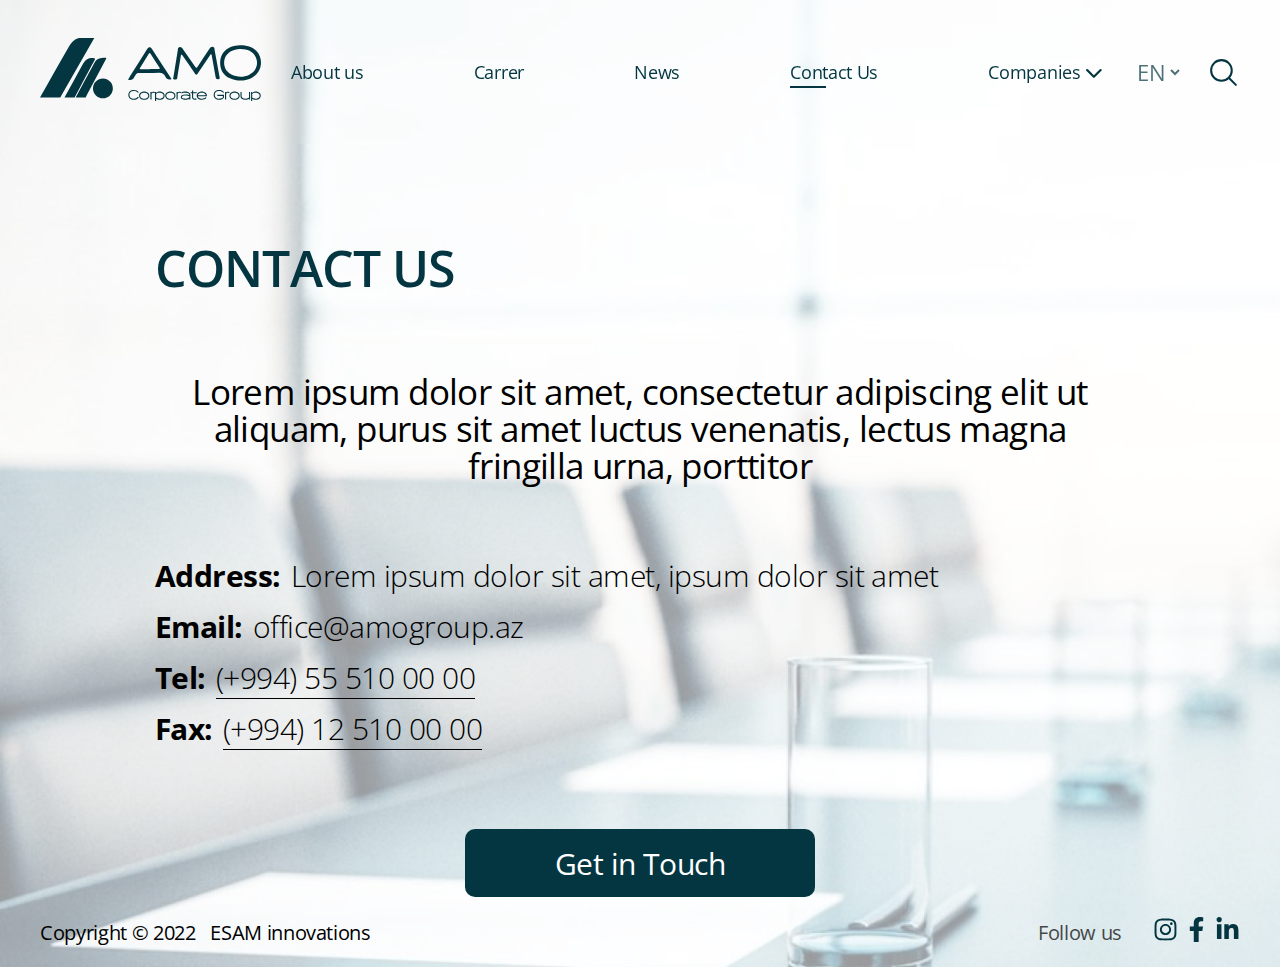
<file: contactUs.html>
<!DOCTYPE html>
<html lang="en">

<head>
    <meta charset="UTF-8">
    <meta http-equiv="X-UA-Compatible" content="IE=edge">
    <meta name="viewport" content="width=device-width, initial-scale=1.0">
    <title>Amo Group</title>
    <link rel="icon" href="./assets/images/fav.png">
    <!-- Font awsome -->
    <link rel="stylesheet" href="https://cdnjs.cloudflare.com/ajax/libs/font-awesome/6.4.0/css/all.min.css">
    <!-- Custom Css -->
    <link rel="stylesheet" href="./assets/css/style.css">

    <style>
        header .container .row ul li a,
        .title,
        .right,
        svg,
        select {
            color: #033641 !important;
        }
    </style>

</head>

<body id="contactUs">

    <!-- Header Start -->
    <header id="header">
        <div class="container">
            <div class="row">
                <div class="h-left">
                    <a href="index.html" class="logo">
                        <svg width="221" height="63" viewBox="0 0 221 63" fill="none"
                            xmlns="http://www.w3.org/2000/svg">
                            <g clip-path="url(#clip0_545_196)">
                                <path
                                    d="M0 59.429C4.37571 51.666 8.70883 43.8766 13.1325 36.1402C18.3971 26.9341 23.8588 17.8393 28.9957 8.56414C31.2954 4.40942 34.1167 1.18858 38.8597 0C44.0073 0 49.1496 0 54.2971 0C42.9426 19.8079 31.5828 39.6211 20.2283 59.429C13.4838 59.429 6.74456 59.429 0 59.429Z"
                                    fill="#033641" />
                                <path
                                    d="M35.6655 59.4297C41.404 48.9022 47.1158 38.3642 52.8916 27.8633C54.1106 25.6454 54.9996 23.2151 57.1661 21.5808C59.881 19.5274 62.9898 19.8723 66.0932 19.8086C66.4765 20.9335 65.662 21.6657 65.2415 22.4564C59.2049 33.8275 53.1364 45.1826 47.0892 56.5537C46.5942 57.4823 46.2162 58.4692 45.7797 59.435C42.4101 59.4297 39.0351 59.4297 35.6655 59.4297Z"
                                    fill="#033641" />
                                <path
                                    d="M24.4868 59.4295C30.6405 48.3025 36.9006 37.2286 42.8946 26.0167C45.1676 21.7611 48.3084 19.7979 53.1152 19.9517C55.3404 20.026 55.4309 20.6044 54.494 22.3183C50.3312 29.9061 46.2057 37.5151 42.1121 45.1454C39.5676 49.8838 37.1029 54.6646 34.601 59.4295C31.2314 59.4295 27.8564 59.4295 24.4868 59.4295Z"
                                    fill="#033641" />
                                <path
                                    d="M170.882 16.0724C166.469 22.5671 162.056 28.8496 157.893 35.2913C156.498 37.4509 155.945 36.9786 154.758 35.2276C150.749 29.2953 146.608 23.4533 142.514 17.5847C142.221 17.1655 142.04 16.6189 141.04 16.4014C140.507 19.6594 139.98 22.9014 139.448 26.1435C138.708 30.6749 137.904 35.1958 137.266 39.7432C136.989 41.7436 135.669 41.5313 134.354 41.457C132.411 41.3456 133.316 40.0244 133.459 39.1223C134.897 30.0488 136.35 20.9806 137.83 11.9177C138 10.8617 137.713 9.47154 139.315 9.15847C140.949 8.8348 141.907 9.67848 142.791 10.9626C146.837 16.8683 151.021 22.6786 155.019 28.6161C156.232 30.4149 156.754 29.9586 157.723 28.4835C161.603 22.5724 165.596 16.7357 169.487 10.8299C170.397 9.44501 171.441 8.55357 173.155 8.91439C174.885 9.28051 174.395 10.8352 174.603 11.9442C176.253 20.8002 177.871 29.6562 179.458 38.5227C179.633 39.5044 180.49 40.8893 178.462 41.1281C176.865 41.3191 175.886 41.0856 175.572 39.1064C174.459 32.1288 173.128 25.1831 171.883 18.2267C171.755 17.5581 171.856 16.8046 170.882 16.0724Z"
                                    fill="#033641" />
                                <path
                                    d="M199.723 7.19584C206.542 7.164 212.185 8.57544 216.47 13.091C224.332 21.3633 221.575 35.4564 211.168 40.1311C204.21 43.2565 197.035 43.3414 190.019 40.232C183.423 37.3136 180.261 31.9438 180.155 24.8919C180.043 17.7179 184.184 11.7432 190.625 9.07422C193.793 7.75829 197.098 7.28604 199.723 7.19584ZM200.889 11.0799C198.903 10.8624 196.987 11.2497 195.092 11.6902C189.007 13.1175 184.828 17.5694 184.19 23.2204C183.551 28.8715 186.218 34.0768 191.371 36.5177C197.285 39.3193 203.401 39.3936 209.342 36.645C216.076 33.5303 218.934 25.8311 215.783 19.2302C212.839 13.0538 207.271 11.2126 200.889 11.0799Z"
                                    fill="#033641" />
                                <path
                                    d="M131.367 41.181C128.589 42.1308 126.608 41.4092 125.469 38.788C124.154 35.7581 122.014 34.6863 118.608 34.8667C112.15 35.201 105.661 35.0896 99.1883 35.0206C97.3518 34.9994 96.1434 35.5247 95.4035 37.212C95.0894 37.9337 94.4666 38.5173 94.1525 39.239C92.9867 41.9133 90.9586 42.3908 88.0361 41.6268C89.5958 39.0904 91.0491 36.6973 92.5343 34.3202C97.405 26.5254 102.27 18.7254 107.179 10.9466C108.488 8.87185 110.522 8.73919 111.799 10.6866C118.304 20.5931 124.756 30.5369 131.218 40.47C131.298 40.6027 131.288 40.799 131.367 41.181ZM109.845 31.2373C109.845 31.1842 109.845 31.1365 109.845 31.0834C112.683 31.0834 115.52 31.0887 118.357 31.0781C119.374 31.0728 120.284 30.9348 119.427 29.5871C116.473 24.9707 113.503 20.365 110.543 15.7539C109.989 14.8943 109.452 14.6237 108.797 15.685C105.922 20.3491 103.026 25.0079 100.141 29.6667C99.4492 30.7863 99.7686 31.2532 101.073 31.2426C103.99 31.2214 106.918 31.2373 109.845 31.2373Z"
                                    fill="#033641" />
                                <path
                                    d="M93.8595 61.7851C93.0291 61.7851 92.2785 61.6684 91.5971 61.4296C90.9157 61.1962 90.3355 60.8619 89.8511 60.4374C89.3666 60.0129 88.9887 59.4982 88.7279 58.8933C88.467 58.2884 88.3286 57.6198 88.3286 56.8876C88.3286 56.15 88.4617 55.4814 88.7279 54.8818C88.994 54.2822 89.3666 53.7622 89.8511 53.3271C90.3355 52.892 90.9157 52.5577 91.5971 52.3243C92.2785 52.0908 93.0291 51.9688 93.8595 51.9688C94.8975 51.9688 95.8344 52.1439 96.6808 52.4994C97.5272 52.8549 98.2352 53.4439 98.8048 54.2716L97.8998 54.8659C97.4367 54.2133 96.8618 53.7463 96.1698 53.4704C95.4777 53.1945 94.7112 53.0565 93.8595 53.0565C93.1941 53.0565 92.5925 53.1467 92.0496 53.3271C91.5066 53.5075 91.0435 53.7675 90.6496 54.1018C90.261 54.4361 89.9575 54.8394 89.7499 55.3116C89.537 55.7839 89.4305 56.3039 89.4305 56.8769C89.4305 57.45 89.537 57.9647 89.7499 58.437C89.9629 58.9039 90.261 59.3072 90.6496 59.6415C91.0381 59.9757 91.5066 60.2357 92.0496 60.4162C92.5925 60.5966 93.1941 60.6868 93.8595 60.6868C94.7112 60.6868 95.4831 60.5329 96.1698 60.2304C96.8565 59.9227 97.4314 59.4398 97.8998 58.7819L98.8048 59.3868C98.2352 60.2145 97.5272 60.8194 96.6808 61.2015C95.8397 61.5941 94.8975 61.7851 93.8595 61.7851Z"
                                    fill="#033641" />
                                <path
                                    d="M104.197 61.8018C103.436 61.8018 102.739 61.701 102.111 61.5047C101.482 61.3084 100.945 61.0271 100.498 60.6663C100.05 60.3055 99.7045 59.8757 99.4596 59.3663C99.2147 58.8569 99.0923 58.2998 99.0923 57.6896C99.0923 57.0687 99.2147 56.5063 99.4596 56.0022C99.7045 55.4981 100.05 55.0683 100.498 54.7075C100.945 54.3467 101.482 54.0708 102.111 53.8797C102.739 53.6834 103.431 53.5879 104.197 53.5879C104.959 53.5879 105.656 53.6834 106.289 53.8797C106.917 54.0761 107.46 54.352 107.908 54.7075C108.355 55.063 108.701 55.4981 108.946 56.0022C109.19 56.5063 109.313 57.0687 109.313 57.6896C109.313 58.2998 109.19 58.8622 108.946 59.3663C108.701 59.8704 108.355 60.3055 107.908 60.6663C107.46 61.0271 106.917 61.303 106.289 61.5047C105.656 61.701 104.959 61.8018 104.197 61.8018ZM104.192 54.6757C103.596 54.6757 103.053 54.7499 102.563 54.8932C102.073 55.0365 101.653 55.2434 101.301 55.514C100.95 55.7793 100.679 56.103 100.487 56.4744C100.295 56.8459 100.2 57.2544 100.2 57.7002C100.2 58.1512 100.295 58.5651 100.487 58.9365C100.679 59.3079 100.95 59.6263 101.301 59.8863C101.653 60.1516 102.073 60.3532 102.563 60.4965C103.053 60.6398 103.596 60.7141 104.192 60.7141C104.788 60.7141 105.331 60.6398 105.826 60.4965C106.321 60.3532 106.742 60.1463 107.093 59.8863C107.444 59.621 107.721 59.3026 107.913 58.9365C108.11 58.5651 108.206 58.1512 108.206 57.7002C108.206 57.2544 108.11 56.8459 107.913 56.4744C107.716 56.103 107.444 55.7846 107.093 55.514C106.742 55.2487 106.316 55.0418 105.826 54.8932C105.331 54.7499 104.788 54.6757 104.192 54.6757Z"
                                    fill="#033641" />
                                <path
                                    d="M110.42 61.4026V53.9687H111.527V54.4887C111.884 53.9793 112.4 53.7034 113.082 53.6715C113.257 53.6609 113.417 53.6662 113.561 53.6821C113.704 53.6981 113.848 53.7299 113.992 53.7777C114.136 53.8254 114.274 53.8732 114.423 53.9315C114.567 53.9899 114.721 54.0536 114.891 54.1173L114.604 55.1838C114.428 55.1095 114.274 55.0458 114.146 54.9981C114.018 54.9503 113.891 54.9079 113.774 54.8813C113.656 54.8548 113.545 54.8283 113.433 54.8124C113.321 54.7964 113.204 54.7858 113.076 54.7858C112.049 54.7858 111.532 55.3642 111.532 56.5209V61.4026H110.42Z"
                                    fill="#033641" />
                                <path
                                    d="M119.736 61.8004C118.964 61.8004 118.293 61.6996 117.718 61.4927C117.143 61.2857 116.611 60.9992 116.111 60.6384V63.0049H115.003V53.9738H116.111V54.8016C116.558 54.4036 117.079 54.1012 117.67 53.8996C118.261 53.6979 118.948 53.5918 119.73 53.5918C120.46 53.5918 121.13 53.6873 121.732 53.8836C122.339 54.08 122.855 54.3559 123.281 54.7114C123.707 55.0669 124.042 55.502 124.277 56.0061C124.511 56.5102 124.633 57.0726 124.633 57.6935C124.633 58.3037 124.516 58.8661 124.277 59.3702C124.037 59.8743 123.707 60.3094 123.281 60.6702C122.855 61.031 122.339 61.3069 121.732 61.5086C121.13 61.6996 120.465 61.8004 119.736 61.8004ZM119.518 54.6636C118.746 54.6636 118.075 54.7751 117.5 54.9979C116.925 55.2208 116.462 55.5498 116.116 55.9902V59.3861C116.462 59.8053 116.93 60.1343 117.511 60.3625C118.091 60.5906 118.762 60.7074 119.523 60.7074C120.119 60.7074 120.662 60.6331 121.157 60.4898C121.652 60.3465 122.073 60.1396 122.424 59.8743C122.775 59.609 123.052 59.2906 123.244 58.9192C123.441 58.5477 123.537 58.1339 123.537 57.6828C123.537 57.2371 123.441 56.8286 123.244 56.4571C123.047 56.0857 122.775 55.7673 122.424 55.4967C122.073 55.2261 121.647 55.0192 121.157 54.8759C120.667 54.7326 120.114 54.6636 119.518 54.6636Z"
                                    fill="#033641" />
                                <path
                                    d="M130.313 61.8018C129.552 61.8018 128.854 61.701 128.226 61.5047C127.598 61.3084 127.06 61.0271 126.613 60.6663C126.166 60.3055 125.82 59.8757 125.575 59.3663C125.33 58.8569 125.208 58.2998 125.208 57.6896C125.208 57.0687 125.33 56.5063 125.575 56.0022C125.82 55.4981 126.166 55.0683 126.613 54.7075C127.06 54.3467 127.598 54.0708 128.226 53.8797C128.854 53.6834 129.546 53.5879 130.313 53.5879C131.074 53.5879 131.772 53.6834 132.405 53.8797C133.033 54.0761 133.576 54.352 134.023 54.7075C134.47 55.063 134.816 55.4981 135.061 56.0022C135.306 56.5063 135.429 57.0687 135.429 57.6896C135.429 58.2998 135.306 58.8622 135.061 59.3663C134.816 59.8704 134.47 60.3055 134.023 60.6663C133.576 61.0271 133.033 61.303 132.405 61.5047C131.772 61.701 131.074 61.8018 130.313 61.8018ZM130.308 54.6757C129.711 54.6757 129.168 54.7499 128.679 54.8932C128.189 55.0365 127.768 55.2434 127.417 55.514C127.066 55.7793 126.794 56.103 126.603 56.4744C126.411 56.8459 126.315 57.2544 126.315 57.7002C126.315 58.1512 126.411 58.5651 126.603 58.9365C126.794 59.3079 127.066 59.6263 127.417 59.8863C127.768 60.1516 128.189 60.3532 128.679 60.4965C129.168 60.6398 129.711 60.7141 130.308 60.7141C130.904 60.7141 131.447 60.6398 131.942 60.4965C132.437 60.3532 132.858 60.1463 133.209 59.8863C133.56 59.621 133.837 59.3026 134.029 58.9365C134.226 58.5651 134.321 58.1512 134.321 57.7002C134.321 57.2544 134.226 56.8459 134.029 56.4744C133.832 56.103 133.56 55.7846 133.209 55.514C132.858 55.2487 132.432 55.0418 131.942 54.8932C131.447 54.7499 130.904 54.6757 130.308 54.6757Z"
                                    fill="#033641" />
                                <path
                                    d="M136.536 61.4026V53.9687H137.643V54.4887C138 53.9793 138.516 53.7034 139.198 53.6715C139.373 53.6609 139.533 53.6662 139.677 53.6821C139.821 53.6981 139.964 53.7299 140.108 53.7777C140.252 53.8254 140.39 53.8732 140.539 53.9315C140.683 53.9899 140.837 54.0536 141.008 54.1173L140.72 55.1838C140.545 55.1095 140.39 55.0458 140.262 54.9981C140.135 54.9503 140.007 54.9079 139.89 54.8813C139.773 54.8548 139.661 54.8283 139.549 54.8124C139.437 54.7964 139.32 54.7858 139.192 54.7858C138.165 54.7858 137.649 55.3642 137.649 56.5209V61.4026H136.536Z"
                                    fill="#033641" />
                                <path
                                    d="M145.223 61.8004C144.579 61.8004 143.983 61.7314 143.435 61.5935C142.886 61.4555 142.418 61.2698 142.029 61.031C141.641 60.7923 141.337 60.5004 141.114 60.1661C140.895 59.8265 140.784 59.4551 140.784 59.0518C140.784 58.2241 141.156 57.5873 141.907 57.131C142.657 56.6747 143.749 56.4518 145.181 56.4518C145.793 56.4518 146.341 56.4783 146.826 56.5261C147.31 56.5739 147.725 56.6322 148.077 56.6959C148.423 56.7596 148.705 56.8232 148.907 56.8869C149.115 56.9506 149.248 56.9984 149.306 57.0249C149.306 56.3032 148.96 55.7302 148.268 55.311C147.576 54.8918 146.586 54.6849 145.303 54.6849C144.622 54.6849 143.994 54.7379 143.413 54.8494C142.833 54.9608 142.264 55.1836 141.699 55.5126L141.215 54.6053C141.763 54.2445 142.381 53.9845 143.067 53.8306C143.754 53.6714 144.499 53.5918 145.303 53.5918C146.213 53.5918 146.996 53.6873 147.64 53.8836C148.284 54.08 148.816 54.3294 149.226 54.6477C149.636 54.9608 149.934 55.3269 150.126 55.7408C150.318 56.1547 150.413 56.5739 150.413 57.0037V61.4131H149.306V60.7074C148.79 61.0523 148.183 61.3229 147.48 61.5192C146.783 61.6996 146.027 61.8004 145.223 61.8004ZM145.223 60.7074C145.681 60.7074 146.118 60.6702 146.533 60.6012C146.953 60.5323 147.337 60.4314 147.693 60.3041C148.05 60.1767 148.364 60.0176 148.635 59.8318C148.907 59.6461 149.131 59.4392 149.306 59.2057V57.8792C148.992 57.8155 148.492 57.7306 147.8 57.6351C147.113 57.5396 146.24 57.4918 145.175 57.4918C144.148 57.4918 143.344 57.6298 142.759 57.9004C142.173 58.171 141.88 58.5531 141.88 59.0412C141.88 59.2906 141.96 59.5135 142.125 59.7151C142.29 59.9167 142.514 60.0918 142.807 60.2351C143.099 60.3784 143.451 60.4951 143.861 60.5747C144.286 60.6702 144.734 60.7074 145.223 60.7074Z"
                                    fill="#033641" />
                                <path
                                    d="M156.748 55.2581H153.144V59.2218C153.144 59.694 153.283 60.0601 153.554 60.3201C153.826 60.5801 154.204 60.7128 154.683 60.7128C154.997 60.7128 155.513 60.5854 156.226 60.3307L156.498 61.4238C155.753 61.6785 155.146 61.8059 154.683 61.8059C153.863 61.8059 153.219 61.5777 152.745 61.1161C152.271 60.6544 152.037 60.0283 152.037 59.2271V55.2634H150.621V54.1756H152.037V52.5254H153.144V54.1756H156.748V55.2581Z"
                                    fill="#033641" />
                                <path
                                    d="M161.805 61.8018C161.044 61.8018 160.347 61.701 159.724 61.5047C159.096 61.3084 158.563 61.0271 158.116 60.6663C157.669 60.3055 157.323 59.8757 157.078 59.3663C156.833 58.8569 156.711 58.2998 156.711 57.6896C156.711 57.0953 156.833 56.5434 157.084 56.0393C157.334 55.5353 157.68 55.1001 158.127 54.7393C158.574 54.3785 159.112 54.092 159.735 53.8903C160.363 53.6887 161.049 53.5879 161.805 53.5879C162.566 53.5879 163.264 53.6887 163.892 53.8956C164.52 54.1026 165.063 54.3891 165.51 54.7499C165.957 55.1161 166.303 55.5459 166.548 56.0446C166.793 56.5434 166.916 57.09 166.916 57.6842V58.1406H157.887C157.935 58.5226 158.068 58.8675 158.287 59.1806C158.5 59.4936 158.782 59.7643 159.128 59.9924C159.474 60.2206 159.873 60.3957 160.325 60.5177C160.783 60.6398 161.273 60.7034 161.805 60.7034C162.62 60.7034 163.338 60.592 163.961 60.3745C164.589 60.1569 165.127 59.7855 165.585 59.2655L166.564 59.7749C165.968 60.4912 165.276 61.0112 164.488 61.3243C163.7 61.6426 162.806 61.8018 161.805 61.8018ZM165.707 57.2173C165.649 56.8406 165.516 56.4957 165.303 56.1826C165.09 55.8695 164.813 55.6042 164.478 55.3814C164.137 55.1585 163.738 54.9887 163.285 54.8614C162.833 54.734 162.338 54.6757 161.805 54.6757C161.273 54.6757 160.783 54.7393 160.331 54.8614C159.878 54.9834 159.479 55.1585 159.138 55.3814C158.792 55.6042 158.516 55.8695 158.297 56.1826C158.079 56.4957 157.946 56.8406 157.887 57.2173H165.707Z"
                                    fill="#033641" />
                                <path
                                    d="M179.207 61.7851C178.377 61.7851 177.626 61.6684 176.945 61.4296C176.263 61.1962 175.683 60.8619 175.199 60.4374C174.714 60.0129 174.336 59.4982 174.076 58.8933C173.815 58.2884 173.676 57.6198 173.676 56.8876C173.676 56.15 173.804 55.4814 174.06 54.8818C174.315 54.2822 174.682 53.7622 175.151 53.3271C175.625 52.892 176.194 52.5577 176.865 52.3243C177.536 52.0908 178.286 51.9688 179.117 51.9688C179.628 51.9688 180.123 52.0059 180.596 52.0855C181.07 52.1651 181.512 52.2924 181.933 52.4728C182.353 52.6532 182.736 52.8867 183.093 53.1679C183.45 53.4492 183.774 53.7994 184.062 54.2133L183.157 54.8075C182.694 54.1549 182.119 53.6986 181.427 53.4439C180.74 53.1892 179.968 53.0618 179.117 53.0618C178.451 53.0618 177.855 53.152 177.323 53.3324C176.79 53.5128 176.333 53.7728 175.955 54.1071C175.577 54.4414 175.289 54.8447 175.087 55.3169C174.885 55.7892 174.783 56.3092 174.783 56.8822C174.783 57.4553 174.89 57.97 175.103 58.4423C175.316 58.9092 175.614 59.3125 176.003 59.6468C176.391 59.981 176.86 60.241 177.403 60.4215C177.946 60.6019 178.547 60.6921 179.212 60.6921C180.016 60.6921 180.735 60.5541 181.368 60.2782C182.002 60.0023 182.513 59.6255 182.901 59.1427V57.9541H177.371V56.8663H184.019L184.009 59.5194L183.998 59.53C183.476 60.2729 182.806 60.8353 181.991 61.2174C181.171 61.5994 180.245 61.7851 179.207 61.7851Z"
                                    fill="#033641" />
                                <path
                                    d="M185.025 61.4026V53.9687H186.133V54.4887C186.489 53.9793 187.006 53.7034 187.687 53.6715C187.863 53.6609 188.022 53.6662 188.166 53.6821C188.31 53.6981 188.454 53.7299 188.597 53.7777C188.741 53.8254 188.879 53.8732 189.028 53.9315C189.172 53.9899 189.327 54.0536 189.497 54.1173L189.209 55.1838C189.034 55.1095 188.879 55.0458 188.752 54.9981C188.624 54.9503 188.496 54.9079 188.379 54.8813C188.262 54.8548 188.15 54.8283 188.038 54.8124C187.927 54.7964 187.809 54.7858 187.682 54.7858C186.654 54.7858 186.138 55.3642 186.138 56.5209V61.4026H185.025Z"
                                    fill="#033641" />
                                <path
                                    d="M194.564 61.8018C193.803 61.8018 193.106 61.701 192.478 61.5047C191.85 61.3084 191.312 61.0271 190.865 60.6663C190.418 60.3055 190.072 59.8757 189.827 59.3663C189.582 58.8569 189.459 58.2998 189.459 57.6896C189.459 57.0687 189.582 56.5063 189.827 56.0022C190.072 55.4981 190.418 55.0683 190.865 54.7075C191.312 54.3467 191.85 54.0708 192.478 53.8797C193.106 53.6834 193.798 53.5879 194.564 53.5879C195.326 53.5879 196.023 53.6834 196.656 53.8797C197.285 54.0761 197.828 54.352 198.275 54.7075C198.722 55.063 199.068 55.4981 199.313 56.0022C199.558 56.5063 199.68 57.0687 199.68 57.6896C199.68 58.2998 199.558 58.8622 199.313 59.3663C199.068 59.8704 198.722 60.3055 198.275 60.6663C197.828 61.0271 197.285 61.303 196.656 61.5047C196.023 61.701 195.326 61.8018 194.564 61.8018ZM194.559 54.6757C193.963 54.6757 193.42 54.7499 192.93 54.8932C192.44 55.0365 192.02 55.2434 191.669 55.514C191.317 55.7793 191.046 56.103 190.854 56.4744C190.663 56.8459 190.567 57.2544 190.567 57.7002C190.567 58.1512 190.663 58.5651 190.854 58.9365C191.046 59.3079 191.317 59.6263 191.669 59.8863C192.02 60.1516 192.44 60.3532 192.93 60.4965C193.42 60.6398 193.963 60.7141 194.559 60.7141C195.155 60.7141 195.698 60.6398 196.193 60.4965C196.688 60.3532 197.109 60.1463 197.46 59.8863C197.812 59.621 198.088 59.3026 198.28 58.9365C198.477 58.5651 198.573 58.1512 198.573 57.7002C198.573 57.2544 198.477 56.8459 198.28 56.4744C198.083 56.103 197.812 55.7846 197.46 55.514C197.109 55.2487 196.683 55.0418 196.193 54.8932C195.698 54.7499 195.155 54.6757 194.559 54.6757Z"
                                    fill="#033641" />
                                <path
                                    d="M205.334 61.8006C203.785 61.8006 202.587 61.461 201.746 60.7872C200.905 60.108 200.484 59.1263 200.484 57.8369V53.9688H201.592V57.8369C201.592 58.7602 201.938 59.4712 202.624 59.97C203.311 60.4688 204.301 60.7129 205.589 60.7129C206.367 60.7129 207.048 60.6014 207.623 60.3733C208.198 60.1451 208.666 59.8161 209.012 59.3757V53.9741H210.093V61.408H209.012V60.6386C208.592 61.0047 208.049 61.2859 207.394 61.4929C206.745 61.6945 206.058 61.8006 205.334 61.8006Z"
                                    fill="#033641" />
                                <path
                                    d="M215.82 61.8004C215.048 61.8004 214.378 61.6996 213.803 61.4927C213.228 61.2857 212.696 60.9992 212.195 60.6384V63.0049H211.088V53.9738H212.195V54.8016C212.642 54.4036 213.164 54.1012 213.755 53.8996C214.346 53.6979 215.032 53.5918 215.815 53.5918C216.544 53.5918 217.215 53.6873 217.816 53.8836C218.423 54.08 218.94 54.3559 219.366 54.7114C219.791 55.0669 220.127 55.502 220.361 56.0061C220.595 56.5102 220.718 57.0726 220.718 57.6935C220.718 58.3037 220.601 58.8661 220.361 59.3702C220.121 59.8743 219.791 60.3094 219.366 60.6702C218.94 61.031 218.423 61.3069 217.816 61.5086C217.22 61.6996 216.55 61.8004 215.82 61.8004ZM215.602 54.6636C214.83 54.6636 214.159 54.7751 213.584 54.9979C213.01 55.2208 212.546 55.5498 212.2 55.9902V59.3861C212.546 59.8053 213.015 60.1343 213.595 60.3625C214.175 60.5906 214.846 60.7074 215.607 60.7074C216.204 60.7074 216.747 60.6331 217.242 60.4898C217.737 60.3465 218.157 60.1396 218.509 59.8743C218.86 59.609 219.137 59.2906 219.328 58.9192C219.525 58.5477 219.621 58.1339 219.621 57.6828C219.621 57.2371 219.525 56.8286 219.328 56.4571C219.131 56.0857 218.86 55.7673 218.509 55.4967C218.157 55.2261 217.731 55.0192 217.242 54.8759C216.752 54.7326 216.198 54.6636 215.602 54.6636Z"
                                    fill="#033641" />
                                <path
                                    d="M62.9102 60.2889C68.3962 60.2889 72.8434 55.8559 72.8434 50.3876C72.8434 44.9193 68.3962 40.4863 62.9102 40.4863C57.4243 40.4863 52.9771 44.9193 52.9771 50.3876C52.9771 55.8559 57.4243 60.2889 62.9102 60.2889Z"
                                    fill="#033641" />
                            </g>
                            <defs>
                                <clipPath id="clip0_545_196">
                                    <rect width="221" height="63" fill="white" />
                                </clipPath>
                            </defs>
                        </svg>
                    </a>
                </div>
                <div class="h-average">
                    <nav>
                        <ul>
                            <li><a href="./amoGroup.html"> About us </a></li>
                            <li><a href="./carrer.html"> Carrer </a></li>
                            <li><a href="./news.html"> News </a></li>
                            <li><a class="active" href="./contactUs.html">Contact Us </a></li>
                            <li><span class="title"> Companies <i class="fa-solid fa-chevron-down"></i>  </span>
                                <ul>
                                    <li><a href="./similarPage.html"> Amogro </a></li>
                                    <li><a href="./similarPage.html"> Amotrade </a></li>
                                    <li><a href="./similarPage.html"> Amotrans </a></li>
                                    <li><a href="./similarPage.html"> Amodo </a></li>
                                </ul>
                            </li>
                        </ul>
                    </nav>
                </div>
                <div class="h-right">
                    <select name="langage" id="lamguage">
                        <option value="en">EN</option>
                        <option value="en">RU</option>
                        <option value="en">AZ</option>
                    </select>
                    <svg class="search" xmlns="http://www.w3.org/2000/svg" fill="none" viewBox="0 0 24 24"
                        stroke-width="1.5" stroke="currentColor" class="w-6 h-6">
                        <path stroke-linecap="round" stroke-linejoin="round"
                            d="M21 21l-5.197-5.197m0 0A7.5 7.5 0 105.196 5.196a7.5 7.5 0 0010.607 10.607z" />
                    </svg>
                    <div class="mobil-menu-icon">
                        <svg xmlns="http://www.w3.org/2000/svg" fill="none" viewBox="0 0 24 24" stroke-width="1.5"
                            stroke="currentColor" class="w-6 h-6">
                            <path stroke-linecap="round" stroke-linejoin="round"
                                d="M3.75 6.75h16.5M3.75 12h16.5m-16.5 5.25h16.5" />
                        </svg>
                    </div>
                </div>
            </div>
        </div>
    </header>
    <!-- Header End -->

    <!-- Main Start -->
    <main>

        <!-- Contact Start -->
        <section id="contact">
            <div class="container">
                <h5> CONTACT US </h5>
                <p class="content-title">
                    Lorem ipsum dolor sit amet, consectetur adipiscing elit ut aliquam, purus sit amet luctus venenatis,
                    lectus magna fringilla urna, porttitor
                </p>
                <ul>
                    <li>
                        <span>Address:</span>
                        <p>Lorem ipsum dolor sit amet, ipsum dolor sit amet</p>
                    </li>
                    <li>
                        <span>Email:</span>
                        <p>office@amogroup.az</p>
                    </li>
                    <li>
                        <span>Tel:</span>
                     <address>
                        <a href="tel:(+994) 55 510  00 00 ">
                            (+994) 55 510  00 00  
                        </a>
                     </address>
                    </li>
                    <li>
                        <span>Fax:</span>
                        <address>
                            <a href="tel:(+994) 12 510 00 00">
                                (+994) 12 510 00 00
                            </a>
                         </address>
                    </li>
                </ul>
                <button class="global-btn" id="touch"> Get in Touch </button>
            </div>
        </section>
        <!-- Contact End -->

        <!-- Search Start -->
        <section class="search-area">
            <span> Search </span>
            <form action="">
                <input type="text" placeholder="Search...">
            </form>
            <div class="close-btn">
                <svg xmlns="http://www.w3.org/2000/svg" fill="#fff" viewBox="0 0 24 24" stroke-width="1.5"
                    stroke="currentColor" class="w-6 h-6">
                    <path stroke-linecap="round" stroke-linejoin="round"
                        d="M9.75 9.75l4.5 4.5m0-4.5l-4.5 4.5M21 12a9 9 0 11-18 0 9 9 0 0118 0z" />
                </svg>
            </div>
        </section>
        <!-- Search End -->

        <!-- Mobil Menu Start -->
        <section class="mobil-menu">
            <ul>
                <li><a href="./amoGroup.html"> About us </a></li>
                <li><a href="./carrer.html"> Carrer </a></li>
                <li><a href="./news.html"> News </a></li>
                <li><a href="./contactUs.html">Contact Us </a></li>
                <li><button class="getOthers"> Companies <i class="fa-solid fa-chevron-right icon-arrow"></i> </button>
                    <ul class="others">
                        <li><a href="./similarPage.html"> Amogro </a></li>
                        <li><a href="./similarPage.html"> Amotrade </a></li>
                        <li><a href="./similarPage.html"> Amotrans </a></li>
                        <li><a href="./similarPage.html"> Amodo </a></li>
                    </ul>
                </li>
            </ul>
            <div class="close-btn-for-mobile">
                <svg style="color:#fff !important" xmlns="http://www.w3.org/2000/svg" fill="#000" viewBox="0 0 24 24"
                    stroke-width="1.5" stroke="currentColor" class="w-6 h-6">
                    <path stroke-linecap="round" stroke-linejoin="round" d="M6 18L18 6M6 6l12 12" />
                </svg>

            </div>
        </section>
        <!-- Mobil Menu End -->

        <!-- Modal start -->
        <div class="modal">
            <form action="">
                <label for="name">Name</label>
                <input required type="text" id="name">

                <label for="surname">Surname</label>
                <input required type="text" id="surname">

                <label for="number">Phone number</label>
                <input required type="text" id="numberField">

                <label for="email">Email</label>
                <input required type="email" id="email">

                <button type="submit">Send <i class="fa-solid fa-paper-plane"></i> </button>

                <div class="close-modal">
                    <i class="fa-regular fa-circle-xmark"></i>
                </div>
            </form>
        </div>
        <!-- Modal End -->

    </main>
    <!-- Main End -->

    <!-- Footer Start -->
    <footer class="footer">
        <div class="container">
            <div class="row">
                <div class="f-left">
                    <p>
                        Copyright © 2022 <span>ESAM innovations</span>
                    </p>
                </div>
                <div class="f-right">
                    <p>
                        Follow us
                    </p>
                    <ul class="sosial-icons">
                        <li>
                            <a href="#"> <svg xmlns="http://www.w3.org/2000/svg" viewBox="0 0 448 512">
                                    <path
                                        d="M224.1 141c-63.6 0-114.9 51.3-114.9 114.9s51.3 114.9 114.9 114.9S339 319.5 339 255.9 287.7 141 224.1 141zm0 189.6c-41.1 0-74.7-33.5-74.7-74.7s33.5-74.7 74.7-74.7 74.7 33.5 74.7 74.7-33.6 74.7-74.7 74.7zm146.4-194.3c0 14.9-12 26.8-26.8 26.8-14.9 0-26.8-12-26.8-26.8s12-26.8 26.8-26.8 26.8 12 26.8 26.8zm76.1 27.2c-1.7-35.9-9.9-67.7-36.2-93.9-26.2-26.2-58-34.4-93.9-36.2-37-2.1-147.9-2.1-184.9 0-35.8 1.7-67.6 9.9-93.9 36.1s-34.4 58-36.2 93.9c-2.1 37-2.1 147.9 0 184.9 1.7 35.9 9.9 67.7 36.2 93.9s58 34.4 93.9 36.2c37 2.1 147.9 2.1 184.9 0 35.9-1.7 67.7-9.9 93.9-36.2 26.2-26.2 34.4-58 36.2-93.9 2.1-37 2.1-147.8 0-184.8zM398.8 388c-7.8 19.6-22.9 34.7-42.6 42.6-29.5 11.7-99.5 9-132.1 9s-102.7 2.6-132.1-9c-19.6-7.8-34.7-22.9-42.6-42.6-11.7-29.5-9-99.5-9-132.1s-2.6-102.7 9-132.1c7.8-19.6 22.9-34.7 42.6-42.6 29.5-11.7 99.5-9 132.1-9s102.7-2.6 132.1 9c19.6 7.8 34.7 22.9 42.6 42.6 11.7 29.5 9 99.5 9 132.1s2.7 102.7-9 132.1z" />
                                </svg>
                            </a>
                        </li>
                        <li>
                            <a href="#">
                                <svg xmlns="http://www.w3.org/2000/svg" viewBox="0 0 320 512">
                                    <path
                                        d="M279.14 288l14.22-92.66h-88.91v-60.13c0-25.35 12.42-50.06 52.24-50.06h40.42V6.26S260.43 0 225.36 0c-73.22 0-121.08 44.38-121.08 124.72v70.62H22.89V288h81.39v224h100.17V288z" />
                                </svg>
                            </a>
                        </li>
                        <li>
                            <a href="#">
                                <svg xmlns="http://www.w3.org/2000/svg" viewBox="0 0 448 512">
                                    <path
                                        d="M100.28 448H7.4V148.9h92.88zM53.79 108.1C24.09 108.1 0 83.5 0 53.8a53.79 53.79 0 0 1 107.58 0c0 29.7-24.1 54.3-53.79 54.3zM447.9 448h-92.68V302.4c0-34.7-.7-79.2-48.29-79.2-48.29 0-55.69 37.7-55.69 76.7V448h-92.78V148.9h89.08v40.8h1.3c12.4-23.5 42.69-48.3 87.88-48.3 94 0 111.28 61.9 111.28 142.3V448z" />
                                </svg>
                            </a>
                        </li>
                    </ul>
                </div>
            </div>
        </div>
    </footer>
    <!-- Footer End -->

    <!-- App js file -->
    <script src="./assets/js/app.js"></script>
    <script>
        const contactBtn = document.getElementById("touch");
        const modal = document.querySelector(".modal");
        const closeModal = document.querySelector('.close-modal')

        function showModal() {
            modal.classList.add("active");
        }

        function hideModal() {
            modal.classList.remove("active");
        }

        contactBtn.addEventListener("click", showModal);
        closeModal.addEventListener('click', hideModal);
    </script>
</body>

</html>
</file>
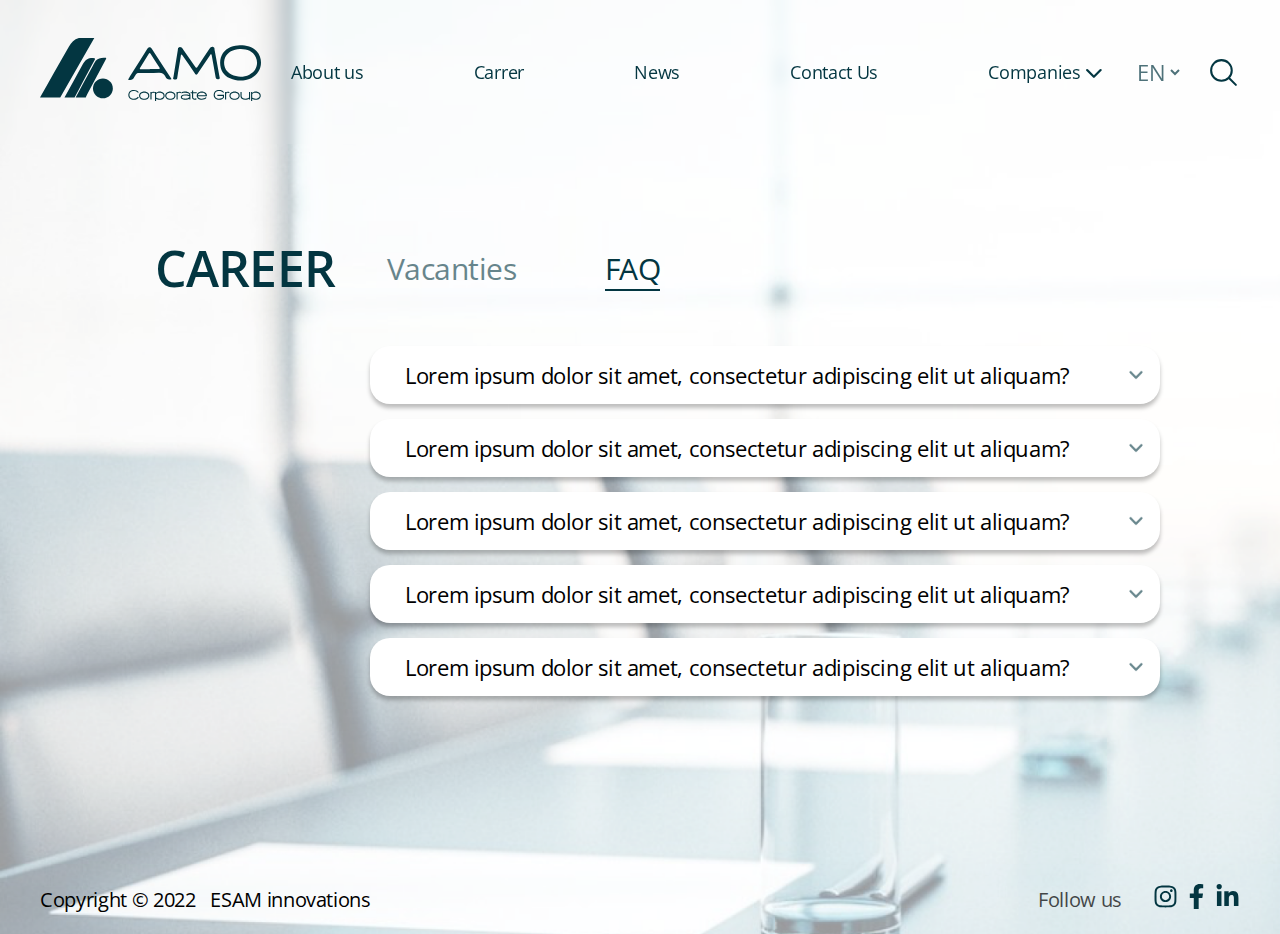
<file: faq.html>
<!DOCTYPE html>
<html lang="en">

<head>
    <meta charset="UTF-8">
    <meta http-equiv="X-UA-Compatible" content="IE=edge">
    <meta name="viewport" content="width=device-width, initial-scale=1.0">
    <title>Amo Group</title>
    <link rel="icon" href="./assets/images/fav.png">
    <!-- Font awsome -->
    <link rel="stylesheet" href="https://cdnjs.cloudflare.com/ajax/libs/font-awesome/6.4.0/css/all.min.css">
    <!-- Custom Css -->
    <link rel="stylesheet" href="./assets/css/style.css">
    <style>
         header .container .row ul li a,
        .title,
        .right,
        svg,
        select {
            color: #033641 !important;
        }
    </style>
</head>

<body id="faq-main">

    <!-- Header Start -->
    <header id="header">
        <div class="container">
            <div class="row">
                <div class="h-left">
                    <a href="index.html" class="logo">
                        <svg width="221" height="63" viewBox="0 0 221 63" fill="none"
                            xmlns="http://www.w3.org/2000/svg">
                            <g clip-path="url(#clip0_545_196)">
                                <path
                                    d="M0 59.429C4.37571 51.666 8.70883 43.8766 13.1325 36.1402C18.3971 26.9341 23.8588 17.8393 28.9957 8.56414C31.2954 4.40942 34.1167 1.18858 38.8597 0C44.0073 0 49.1496 0 54.2971 0C42.9426 19.8079 31.5828 39.6211 20.2283 59.429C13.4838 59.429 6.74456 59.429 0 59.429Z"
                                    fill="#033641" />
                                <path
                                    d="M35.6655 59.4297C41.404 48.9022 47.1158 38.3642 52.8916 27.8633C54.1106 25.6454 54.9996 23.2151 57.1661 21.5808C59.881 19.5274 62.9898 19.8723 66.0932 19.8086C66.4765 20.9335 65.662 21.6657 65.2415 22.4564C59.2049 33.8275 53.1364 45.1826 47.0892 56.5537C46.5942 57.4823 46.2162 58.4692 45.7797 59.435C42.4101 59.4297 39.0351 59.4297 35.6655 59.4297Z"
                                    fill="#033641" />
                                <path
                                    d="M24.4868 59.4295C30.6405 48.3025 36.9006 37.2286 42.8946 26.0167C45.1676 21.7611 48.3084 19.7979 53.1152 19.9517C55.3404 20.026 55.4309 20.6044 54.494 22.3183C50.3312 29.9061 46.2057 37.5151 42.1121 45.1454C39.5676 49.8838 37.1029 54.6646 34.601 59.4295C31.2314 59.4295 27.8564 59.4295 24.4868 59.4295Z"
                                    fill="#033641" />
                                <path
                                    d="M170.882 16.0724C166.469 22.5671 162.056 28.8496 157.893 35.2913C156.498 37.4509 155.945 36.9786 154.758 35.2276C150.749 29.2953 146.608 23.4533 142.514 17.5847C142.221 17.1655 142.04 16.6189 141.04 16.4014C140.507 19.6594 139.98 22.9014 139.448 26.1435C138.708 30.6749 137.904 35.1958 137.266 39.7432C136.989 41.7436 135.669 41.5313 134.354 41.457C132.411 41.3456 133.316 40.0244 133.459 39.1223C134.897 30.0488 136.35 20.9806 137.83 11.9177C138 10.8617 137.713 9.47154 139.315 9.15847C140.949 8.8348 141.907 9.67848 142.791 10.9626C146.837 16.8683 151.021 22.6786 155.019 28.6161C156.232 30.4149 156.754 29.9586 157.723 28.4835C161.603 22.5724 165.596 16.7357 169.487 10.8299C170.397 9.44501 171.441 8.55357 173.155 8.91439C174.885 9.28051 174.395 10.8352 174.603 11.9442C176.253 20.8002 177.871 29.6562 179.458 38.5227C179.633 39.5044 180.49 40.8893 178.462 41.1281C176.865 41.3191 175.886 41.0856 175.572 39.1064C174.459 32.1288 173.128 25.1831 171.883 18.2267C171.755 17.5581 171.856 16.8046 170.882 16.0724Z"
                                    fill="#033641" />
                                <path
                                    d="M199.723 7.19584C206.542 7.164 212.185 8.57544 216.47 13.091C224.332 21.3633 221.575 35.4564 211.168 40.1311C204.21 43.2565 197.035 43.3414 190.019 40.232C183.423 37.3136 180.261 31.9438 180.155 24.8919C180.043 17.7179 184.184 11.7432 190.625 9.07422C193.793 7.75829 197.098 7.28604 199.723 7.19584ZM200.889 11.0799C198.903 10.8624 196.987 11.2497 195.092 11.6902C189.007 13.1175 184.828 17.5694 184.19 23.2204C183.551 28.8715 186.218 34.0768 191.371 36.5177C197.285 39.3193 203.401 39.3936 209.342 36.645C216.076 33.5303 218.934 25.8311 215.783 19.2302C212.839 13.0538 207.271 11.2126 200.889 11.0799Z"
                                    fill="#033641" />
                                <path
                                    d="M131.367 41.181C128.589 42.1308 126.608 41.4092 125.469 38.788C124.154 35.7581 122.014 34.6863 118.608 34.8667C112.15 35.201 105.661 35.0896 99.1883 35.0206C97.3518 34.9994 96.1434 35.5247 95.4035 37.212C95.0894 37.9337 94.4666 38.5173 94.1525 39.239C92.9867 41.9133 90.9586 42.3908 88.0361 41.6268C89.5958 39.0904 91.0491 36.6973 92.5343 34.3202C97.405 26.5254 102.27 18.7254 107.179 10.9466C108.488 8.87185 110.522 8.73919 111.799 10.6866C118.304 20.5931 124.756 30.5369 131.218 40.47C131.298 40.6027 131.288 40.799 131.367 41.181ZM109.845 31.2373C109.845 31.1842 109.845 31.1365 109.845 31.0834C112.683 31.0834 115.52 31.0887 118.357 31.0781C119.374 31.0728 120.284 30.9348 119.427 29.5871C116.473 24.9707 113.503 20.365 110.543 15.7539C109.989 14.8943 109.452 14.6237 108.797 15.685C105.922 20.3491 103.026 25.0079 100.141 29.6667C99.4492 30.7863 99.7686 31.2532 101.073 31.2426C103.99 31.2214 106.918 31.2373 109.845 31.2373Z"
                                    fill="#033641" />
                                <path
                                    d="M93.8595 61.7851C93.0291 61.7851 92.2785 61.6684 91.5971 61.4296C90.9157 61.1962 90.3355 60.8619 89.8511 60.4374C89.3666 60.0129 88.9887 59.4982 88.7279 58.8933C88.467 58.2884 88.3286 57.6198 88.3286 56.8876C88.3286 56.15 88.4617 55.4814 88.7279 54.8818C88.994 54.2822 89.3666 53.7622 89.8511 53.3271C90.3355 52.892 90.9157 52.5577 91.5971 52.3243C92.2785 52.0908 93.0291 51.9688 93.8595 51.9688C94.8975 51.9688 95.8344 52.1439 96.6808 52.4994C97.5272 52.8549 98.2352 53.4439 98.8048 54.2716L97.8998 54.8659C97.4367 54.2133 96.8618 53.7463 96.1698 53.4704C95.4777 53.1945 94.7112 53.0565 93.8595 53.0565C93.1941 53.0565 92.5925 53.1467 92.0496 53.3271C91.5066 53.5075 91.0435 53.7675 90.6496 54.1018C90.261 54.4361 89.9575 54.8394 89.7499 55.3116C89.537 55.7839 89.4305 56.3039 89.4305 56.8769C89.4305 57.45 89.537 57.9647 89.7499 58.437C89.9629 58.9039 90.261 59.3072 90.6496 59.6415C91.0381 59.9757 91.5066 60.2357 92.0496 60.4162C92.5925 60.5966 93.1941 60.6868 93.8595 60.6868C94.7112 60.6868 95.4831 60.5329 96.1698 60.2304C96.8565 59.9227 97.4314 59.4398 97.8998 58.7819L98.8048 59.3868C98.2352 60.2145 97.5272 60.8194 96.6808 61.2015C95.8397 61.5941 94.8975 61.7851 93.8595 61.7851Z"
                                    fill="#033641" />
                                <path
                                    d="M104.197 61.8018C103.436 61.8018 102.739 61.701 102.111 61.5047C101.482 61.3084 100.945 61.0271 100.498 60.6663C100.05 60.3055 99.7045 59.8757 99.4596 59.3663C99.2147 58.8569 99.0923 58.2998 99.0923 57.6896C99.0923 57.0687 99.2147 56.5063 99.4596 56.0022C99.7045 55.4981 100.05 55.0683 100.498 54.7075C100.945 54.3467 101.482 54.0708 102.111 53.8797C102.739 53.6834 103.431 53.5879 104.197 53.5879C104.959 53.5879 105.656 53.6834 106.289 53.8797C106.917 54.0761 107.46 54.352 107.908 54.7075C108.355 55.063 108.701 55.4981 108.946 56.0022C109.19 56.5063 109.313 57.0687 109.313 57.6896C109.313 58.2998 109.19 58.8622 108.946 59.3663C108.701 59.8704 108.355 60.3055 107.908 60.6663C107.46 61.0271 106.917 61.303 106.289 61.5047C105.656 61.701 104.959 61.8018 104.197 61.8018ZM104.192 54.6757C103.596 54.6757 103.053 54.7499 102.563 54.8932C102.073 55.0365 101.653 55.2434 101.301 55.514C100.95 55.7793 100.679 56.103 100.487 56.4744C100.295 56.8459 100.2 57.2544 100.2 57.7002C100.2 58.1512 100.295 58.5651 100.487 58.9365C100.679 59.3079 100.95 59.6263 101.301 59.8863C101.653 60.1516 102.073 60.3532 102.563 60.4965C103.053 60.6398 103.596 60.7141 104.192 60.7141C104.788 60.7141 105.331 60.6398 105.826 60.4965C106.321 60.3532 106.742 60.1463 107.093 59.8863C107.444 59.621 107.721 59.3026 107.913 58.9365C108.11 58.5651 108.206 58.1512 108.206 57.7002C108.206 57.2544 108.11 56.8459 107.913 56.4744C107.716 56.103 107.444 55.7846 107.093 55.514C106.742 55.2487 106.316 55.0418 105.826 54.8932C105.331 54.7499 104.788 54.6757 104.192 54.6757Z"
                                    fill="#033641" />
                                <path
                                    d="M110.42 61.4026V53.9687H111.527V54.4887C111.884 53.9793 112.4 53.7034 113.082 53.6715C113.257 53.6609 113.417 53.6662 113.561 53.6821C113.704 53.6981 113.848 53.7299 113.992 53.7777C114.136 53.8254 114.274 53.8732 114.423 53.9315C114.567 53.9899 114.721 54.0536 114.891 54.1173L114.604 55.1838C114.428 55.1095 114.274 55.0458 114.146 54.9981C114.018 54.9503 113.891 54.9079 113.774 54.8813C113.656 54.8548 113.545 54.8283 113.433 54.8124C113.321 54.7964 113.204 54.7858 113.076 54.7858C112.049 54.7858 111.532 55.3642 111.532 56.5209V61.4026H110.42Z"
                                    fill="#033641" />
                                <path
                                    d="M119.736 61.8004C118.964 61.8004 118.293 61.6996 117.718 61.4927C117.143 61.2857 116.611 60.9992 116.111 60.6384V63.0049H115.003V53.9738H116.111V54.8016C116.558 54.4036 117.079 54.1012 117.67 53.8996C118.261 53.6979 118.948 53.5918 119.73 53.5918C120.46 53.5918 121.13 53.6873 121.732 53.8836C122.339 54.08 122.855 54.3559 123.281 54.7114C123.707 55.0669 124.042 55.502 124.277 56.0061C124.511 56.5102 124.633 57.0726 124.633 57.6935C124.633 58.3037 124.516 58.8661 124.277 59.3702C124.037 59.8743 123.707 60.3094 123.281 60.6702C122.855 61.031 122.339 61.3069 121.732 61.5086C121.13 61.6996 120.465 61.8004 119.736 61.8004ZM119.518 54.6636C118.746 54.6636 118.075 54.7751 117.5 54.9979C116.925 55.2208 116.462 55.5498 116.116 55.9902V59.3861C116.462 59.8053 116.93 60.1343 117.511 60.3625C118.091 60.5906 118.762 60.7074 119.523 60.7074C120.119 60.7074 120.662 60.6331 121.157 60.4898C121.652 60.3465 122.073 60.1396 122.424 59.8743C122.775 59.609 123.052 59.2906 123.244 58.9192C123.441 58.5477 123.537 58.1339 123.537 57.6828C123.537 57.2371 123.441 56.8286 123.244 56.4571C123.047 56.0857 122.775 55.7673 122.424 55.4967C122.073 55.2261 121.647 55.0192 121.157 54.8759C120.667 54.7326 120.114 54.6636 119.518 54.6636Z"
                                    fill="#033641" />
                                <path
                                    d="M130.313 61.8018C129.552 61.8018 128.854 61.701 128.226 61.5047C127.598 61.3084 127.06 61.0271 126.613 60.6663C126.166 60.3055 125.82 59.8757 125.575 59.3663C125.33 58.8569 125.208 58.2998 125.208 57.6896C125.208 57.0687 125.33 56.5063 125.575 56.0022C125.82 55.4981 126.166 55.0683 126.613 54.7075C127.06 54.3467 127.598 54.0708 128.226 53.8797C128.854 53.6834 129.546 53.5879 130.313 53.5879C131.074 53.5879 131.772 53.6834 132.405 53.8797C133.033 54.0761 133.576 54.352 134.023 54.7075C134.47 55.063 134.816 55.4981 135.061 56.0022C135.306 56.5063 135.429 57.0687 135.429 57.6896C135.429 58.2998 135.306 58.8622 135.061 59.3663C134.816 59.8704 134.47 60.3055 134.023 60.6663C133.576 61.0271 133.033 61.303 132.405 61.5047C131.772 61.701 131.074 61.8018 130.313 61.8018ZM130.308 54.6757C129.711 54.6757 129.168 54.7499 128.679 54.8932C128.189 55.0365 127.768 55.2434 127.417 55.514C127.066 55.7793 126.794 56.103 126.603 56.4744C126.411 56.8459 126.315 57.2544 126.315 57.7002C126.315 58.1512 126.411 58.5651 126.603 58.9365C126.794 59.3079 127.066 59.6263 127.417 59.8863C127.768 60.1516 128.189 60.3532 128.679 60.4965C129.168 60.6398 129.711 60.7141 130.308 60.7141C130.904 60.7141 131.447 60.6398 131.942 60.4965C132.437 60.3532 132.858 60.1463 133.209 59.8863C133.56 59.621 133.837 59.3026 134.029 58.9365C134.226 58.5651 134.321 58.1512 134.321 57.7002C134.321 57.2544 134.226 56.8459 134.029 56.4744C133.832 56.103 133.56 55.7846 133.209 55.514C132.858 55.2487 132.432 55.0418 131.942 54.8932C131.447 54.7499 130.904 54.6757 130.308 54.6757Z"
                                    fill="#033641" />
                                <path
                                    d="M136.536 61.4026V53.9687H137.643V54.4887C138 53.9793 138.516 53.7034 139.198 53.6715C139.373 53.6609 139.533 53.6662 139.677 53.6821C139.821 53.6981 139.964 53.7299 140.108 53.7777C140.252 53.8254 140.39 53.8732 140.539 53.9315C140.683 53.9899 140.837 54.0536 141.008 54.1173L140.72 55.1838C140.545 55.1095 140.39 55.0458 140.262 54.9981C140.135 54.9503 140.007 54.9079 139.89 54.8813C139.773 54.8548 139.661 54.8283 139.549 54.8124C139.437 54.7964 139.32 54.7858 139.192 54.7858C138.165 54.7858 137.649 55.3642 137.649 56.5209V61.4026H136.536Z"
                                    fill="#033641" />
                                <path
                                    d="M145.223 61.8004C144.579 61.8004 143.983 61.7314 143.435 61.5935C142.886 61.4555 142.418 61.2698 142.029 61.031C141.641 60.7923 141.337 60.5004 141.114 60.1661C140.895 59.8265 140.784 59.4551 140.784 59.0518C140.784 58.2241 141.156 57.5873 141.907 57.131C142.657 56.6747 143.749 56.4518 145.181 56.4518C145.793 56.4518 146.341 56.4783 146.826 56.5261C147.31 56.5739 147.725 56.6322 148.077 56.6959C148.423 56.7596 148.705 56.8232 148.907 56.8869C149.115 56.9506 149.248 56.9984 149.306 57.0249C149.306 56.3032 148.96 55.7302 148.268 55.311C147.576 54.8918 146.586 54.6849 145.303 54.6849C144.622 54.6849 143.994 54.7379 143.413 54.8494C142.833 54.9608 142.264 55.1836 141.699 55.5126L141.215 54.6053C141.763 54.2445 142.381 53.9845 143.067 53.8306C143.754 53.6714 144.499 53.5918 145.303 53.5918C146.213 53.5918 146.996 53.6873 147.64 53.8836C148.284 54.08 148.816 54.3294 149.226 54.6477C149.636 54.9608 149.934 55.3269 150.126 55.7408C150.318 56.1547 150.413 56.5739 150.413 57.0037V61.4131H149.306V60.7074C148.79 61.0523 148.183 61.3229 147.48 61.5192C146.783 61.6996 146.027 61.8004 145.223 61.8004ZM145.223 60.7074C145.681 60.7074 146.118 60.6702 146.533 60.6012C146.953 60.5323 147.337 60.4314 147.693 60.3041C148.05 60.1767 148.364 60.0176 148.635 59.8318C148.907 59.6461 149.131 59.4392 149.306 59.2057V57.8792C148.992 57.8155 148.492 57.7306 147.8 57.6351C147.113 57.5396 146.24 57.4918 145.175 57.4918C144.148 57.4918 143.344 57.6298 142.759 57.9004C142.173 58.171 141.88 58.5531 141.88 59.0412C141.88 59.2906 141.96 59.5135 142.125 59.7151C142.29 59.9167 142.514 60.0918 142.807 60.2351C143.099 60.3784 143.451 60.4951 143.861 60.5747C144.286 60.6702 144.734 60.7074 145.223 60.7074Z"
                                    fill="#033641" />
                                <path
                                    d="M156.748 55.2581H153.144V59.2218C153.144 59.694 153.283 60.0601 153.554 60.3201C153.826 60.5801 154.204 60.7128 154.683 60.7128C154.997 60.7128 155.513 60.5854 156.226 60.3307L156.498 61.4238C155.753 61.6785 155.146 61.8059 154.683 61.8059C153.863 61.8059 153.219 61.5777 152.745 61.1161C152.271 60.6544 152.037 60.0283 152.037 59.2271V55.2634H150.621V54.1756H152.037V52.5254H153.144V54.1756H156.748V55.2581Z"
                                    fill="#033641" />
                                <path
                                    d="M161.805 61.8018C161.044 61.8018 160.347 61.701 159.724 61.5047C159.096 61.3084 158.563 61.0271 158.116 60.6663C157.669 60.3055 157.323 59.8757 157.078 59.3663C156.833 58.8569 156.711 58.2998 156.711 57.6896C156.711 57.0953 156.833 56.5434 157.084 56.0393C157.334 55.5353 157.68 55.1001 158.127 54.7393C158.574 54.3785 159.112 54.092 159.735 53.8903C160.363 53.6887 161.049 53.5879 161.805 53.5879C162.566 53.5879 163.264 53.6887 163.892 53.8956C164.52 54.1026 165.063 54.3891 165.51 54.7499C165.957 55.1161 166.303 55.5459 166.548 56.0446C166.793 56.5434 166.916 57.09 166.916 57.6842V58.1406H157.887C157.935 58.5226 158.068 58.8675 158.287 59.1806C158.5 59.4936 158.782 59.7643 159.128 59.9924C159.474 60.2206 159.873 60.3957 160.325 60.5177C160.783 60.6398 161.273 60.7034 161.805 60.7034C162.62 60.7034 163.338 60.592 163.961 60.3745C164.589 60.1569 165.127 59.7855 165.585 59.2655L166.564 59.7749C165.968 60.4912 165.276 61.0112 164.488 61.3243C163.7 61.6426 162.806 61.8018 161.805 61.8018ZM165.707 57.2173C165.649 56.8406 165.516 56.4957 165.303 56.1826C165.09 55.8695 164.813 55.6042 164.478 55.3814C164.137 55.1585 163.738 54.9887 163.285 54.8614C162.833 54.734 162.338 54.6757 161.805 54.6757C161.273 54.6757 160.783 54.7393 160.331 54.8614C159.878 54.9834 159.479 55.1585 159.138 55.3814C158.792 55.6042 158.516 55.8695 158.297 56.1826C158.079 56.4957 157.946 56.8406 157.887 57.2173H165.707Z"
                                    fill="#033641" />
                                <path
                                    d="M179.207 61.7851C178.377 61.7851 177.626 61.6684 176.945 61.4296C176.263 61.1962 175.683 60.8619 175.199 60.4374C174.714 60.0129 174.336 59.4982 174.076 58.8933C173.815 58.2884 173.676 57.6198 173.676 56.8876C173.676 56.15 173.804 55.4814 174.06 54.8818C174.315 54.2822 174.682 53.7622 175.151 53.3271C175.625 52.892 176.194 52.5577 176.865 52.3243C177.536 52.0908 178.286 51.9688 179.117 51.9688C179.628 51.9688 180.123 52.0059 180.596 52.0855C181.07 52.1651 181.512 52.2924 181.933 52.4728C182.353 52.6532 182.736 52.8867 183.093 53.1679C183.45 53.4492 183.774 53.7994 184.062 54.2133L183.157 54.8075C182.694 54.1549 182.119 53.6986 181.427 53.4439C180.74 53.1892 179.968 53.0618 179.117 53.0618C178.451 53.0618 177.855 53.152 177.323 53.3324C176.79 53.5128 176.333 53.7728 175.955 54.1071C175.577 54.4414 175.289 54.8447 175.087 55.3169C174.885 55.7892 174.783 56.3092 174.783 56.8822C174.783 57.4553 174.89 57.97 175.103 58.4423C175.316 58.9092 175.614 59.3125 176.003 59.6468C176.391 59.981 176.86 60.241 177.403 60.4215C177.946 60.6019 178.547 60.6921 179.212 60.6921C180.016 60.6921 180.735 60.5541 181.368 60.2782C182.002 60.0023 182.513 59.6255 182.901 59.1427V57.9541H177.371V56.8663H184.019L184.009 59.5194L183.998 59.53C183.476 60.2729 182.806 60.8353 181.991 61.2174C181.171 61.5994 180.245 61.7851 179.207 61.7851Z"
                                    fill="#033641" />
                                <path
                                    d="M185.025 61.4026V53.9687H186.133V54.4887C186.489 53.9793 187.006 53.7034 187.687 53.6715C187.863 53.6609 188.022 53.6662 188.166 53.6821C188.31 53.6981 188.454 53.7299 188.597 53.7777C188.741 53.8254 188.879 53.8732 189.028 53.9315C189.172 53.9899 189.327 54.0536 189.497 54.1173L189.209 55.1838C189.034 55.1095 188.879 55.0458 188.752 54.9981C188.624 54.9503 188.496 54.9079 188.379 54.8813C188.262 54.8548 188.15 54.8283 188.038 54.8124C187.927 54.7964 187.809 54.7858 187.682 54.7858C186.654 54.7858 186.138 55.3642 186.138 56.5209V61.4026H185.025Z"
                                    fill="#033641" />
                                <path
                                    d="M194.564 61.8018C193.803 61.8018 193.106 61.701 192.478 61.5047C191.85 61.3084 191.312 61.0271 190.865 60.6663C190.418 60.3055 190.072 59.8757 189.827 59.3663C189.582 58.8569 189.459 58.2998 189.459 57.6896C189.459 57.0687 189.582 56.5063 189.827 56.0022C190.072 55.4981 190.418 55.0683 190.865 54.7075C191.312 54.3467 191.85 54.0708 192.478 53.8797C193.106 53.6834 193.798 53.5879 194.564 53.5879C195.326 53.5879 196.023 53.6834 196.656 53.8797C197.285 54.0761 197.828 54.352 198.275 54.7075C198.722 55.063 199.068 55.4981 199.313 56.0022C199.558 56.5063 199.68 57.0687 199.68 57.6896C199.68 58.2998 199.558 58.8622 199.313 59.3663C199.068 59.8704 198.722 60.3055 198.275 60.6663C197.828 61.0271 197.285 61.303 196.656 61.5047C196.023 61.701 195.326 61.8018 194.564 61.8018ZM194.559 54.6757C193.963 54.6757 193.42 54.7499 192.93 54.8932C192.44 55.0365 192.02 55.2434 191.669 55.514C191.317 55.7793 191.046 56.103 190.854 56.4744C190.663 56.8459 190.567 57.2544 190.567 57.7002C190.567 58.1512 190.663 58.5651 190.854 58.9365C191.046 59.3079 191.317 59.6263 191.669 59.8863C192.02 60.1516 192.44 60.3532 192.93 60.4965C193.42 60.6398 193.963 60.7141 194.559 60.7141C195.155 60.7141 195.698 60.6398 196.193 60.4965C196.688 60.3532 197.109 60.1463 197.46 59.8863C197.812 59.621 198.088 59.3026 198.28 58.9365C198.477 58.5651 198.573 58.1512 198.573 57.7002C198.573 57.2544 198.477 56.8459 198.28 56.4744C198.083 56.103 197.812 55.7846 197.46 55.514C197.109 55.2487 196.683 55.0418 196.193 54.8932C195.698 54.7499 195.155 54.6757 194.559 54.6757Z"
                                    fill="#033641" />
                                <path
                                    d="M205.334 61.8006C203.785 61.8006 202.587 61.461 201.746 60.7872C200.905 60.108 200.484 59.1263 200.484 57.8369V53.9688H201.592V57.8369C201.592 58.7602 201.938 59.4712 202.624 59.97C203.311 60.4688 204.301 60.7129 205.589 60.7129C206.367 60.7129 207.048 60.6014 207.623 60.3733C208.198 60.1451 208.666 59.8161 209.012 59.3757V53.9741H210.093V61.408H209.012V60.6386C208.592 61.0047 208.049 61.2859 207.394 61.4929C206.745 61.6945 206.058 61.8006 205.334 61.8006Z"
                                    fill="#033641" />
                                <path
                                    d="M215.82 61.8004C215.048 61.8004 214.378 61.6996 213.803 61.4927C213.228 61.2857 212.696 60.9992 212.195 60.6384V63.0049H211.088V53.9738H212.195V54.8016C212.642 54.4036 213.164 54.1012 213.755 53.8996C214.346 53.6979 215.032 53.5918 215.815 53.5918C216.544 53.5918 217.215 53.6873 217.816 53.8836C218.423 54.08 218.94 54.3559 219.366 54.7114C219.791 55.0669 220.127 55.502 220.361 56.0061C220.595 56.5102 220.718 57.0726 220.718 57.6935C220.718 58.3037 220.601 58.8661 220.361 59.3702C220.121 59.8743 219.791 60.3094 219.366 60.6702C218.94 61.031 218.423 61.3069 217.816 61.5086C217.22 61.6996 216.55 61.8004 215.82 61.8004ZM215.602 54.6636C214.83 54.6636 214.159 54.7751 213.584 54.9979C213.01 55.2208 212.546 55.5498 212.2 55.9902V59.3861C212.546 59.8053 213.015 60.1343 213.595 60.3625C214.175 60.5906 214.846 60.7074 215.607 60.7074C216.204 60.7074 216.747 60.6331 217.242 60.4898C217.737 60.3465 218.157 60.1396 218.509 59.8743C218.86 59.609 219.137 59.2906 219.328 58.9192C219.525 58.5477 219.621 58.1339 219.621 57.6828C219.621 57.2371 219.525 56.8286 219.328 56.4571C219.131 56.0857 218.86 55.7673 218.509 55.4967C218.157 55.2261 217.731 55.0192 217.242 54.8759C216.752 54.7326 216.198 54.6636 215.602 54.6636Z"
                                    fill="#033641" />
                                <path
                                    d="M62.9102 60.2889C68.3962 60.2889 72.8434 55.8559 72.8434 50.3876C72.8434 44.9193 68.3962 40.4863 62.9102 40.4863C57.4243 40.4863 52.9771 44.9193 52.9771 50.3876C52.9771 55.8559 57.4243 60.2889 62.9102 60.2889Z"
                                    fill="#033641" />
                            </g>
                            <defs>
                                <clipPath id="clip0_545_196">
                                    <rect width="221" height="63" fill="white" />
                                </clipPath>
                            </defs>
                        </svg>
                    </a>
                </div>
                <div class="h-average">
                    <nav>
                        <ul>
                            <li><a href="./amoGroup.html"> About us </a></li>
                            <li><a href="./carrer.html"> Carrer </a></li>
                            <li><a href="./news.html"> News </a></li>
                            <li><a href="./contactUs.html">Contact Us </a></li>
                            <li><span class="title"> Companies <i class="fa-solid fa-chevron-down"></i>  </span>
                                <ul>
                                    <li><a href="./similarPage.html"> Amogro </a></li>
                                    <li><a href="./similarPage.html"> Amotrade </a></li>
                                    <li><a href="./similarPage.html"> Amotrans </a></li>
                                    <li><a href="./similarPage.html"> Amodo </a></li>
                                </ul>
                            </li>
                        </ul>
                    </nav>
                </div>
                <div class="h-right">
                    <select name="langage" id="lamguage">
                        <option value="en">EN</option>
                        <option value="en">RU</option>
                        <option value="en">AZ</option>
                    </select>
                    <svg class="search" xmlns="http://www.w3.org/2000/svg" fill="none" viewBox="0 0 24 24"
                        stroke-width="1.5" stroke="currentColor" class="w-6 h-6">
                        <path stroke-linecap="round" stroke-linejoin="round"
                            d="M21 21l-5.197-5.197m0 0A7.5 7.5 0 105.196 5.196a7.5 7.5 0 0010.607 10.607z" />
                    </svg>
                    <div class="mobil-menu-icon">
                        <svg xmlns="http://www.w3.org/2000/svg" fill="none" viewBox="0 0 24 24" stroke-width="1.5"
                            stroke="currentColor" class="w-6 h-6">
                            <path stroke-linecap="round" stroke-linejoin="round"
                                d="M3.75 6.75h16.5M3.75 12h16.5m-16.5 5.25h16.5" />
                        </svg>
                    </div>
                </div>
            </div>
        </div>
    </header>
    <!-- Header End -->

    <!-- Main Start -->
    <main>

         <!-- Mobil Menu Start -->
         <section class="mobil-menu">
            <ul>
                <li><a href="./amoGroup.html"> About us </a></li>
                <li><a href="./carrer.html"> Carrer </a></li>
                <li><a href="./news.html"> News </a></li>
                <li><a href="./contactUs.html">Contact Us </a></li>
                <li><button class="getOthers"> Companies <i class="fa-solid fa-chevron-right icon-arrow"></i> </button>
                    <ul class="others">
                        <li><a href="./similarPage.html"> Amogro </a></li>
                        <li><a href="./similarPage.html"> Amotrade </a></li>
                        <li><a href="./similarPage.html"> Amotrans </a></li>
                        <li><a href="./similarPage.html"> Amodo </a></li>
                    </ul>
                </li>
            </ul>
            <div class="close-btn-for-mobile">
                <svg style="color:#fff !important" xmlns="http://www.w3.org/2000/svg" fill="#000" viewBox="0 0 24 24"
                    stroke-width="1.5" stroke="currentColor" class="w-6 h-6">
                    <path stroke-linecap="round" stroke-linejoin="round" d="M6 18L18 6M6 6l12 12" />
                </svg>

            </div>
        </section>
        <!-- Mobil Menu End -->

        <!-- Search Start -->
        <section class="search-area">
            <span> Search </span>
            <form action="">
                <input type="text" placeholder="Search...">
            </form>
            <div class="close-btn">
                <svg xmlns="http://www.w3.org/2000/svg" fill="#fff" viewBox="0 0 24 24" stroke-width="1.5"
                    stroke="currentColor" class="w-6 h-6">
                    <path stroke-linecap="round" stroke-linejoin="round"
                        d="M9.75 9.75l4.5 4.5m0-4.5l-4.5 4.5M21 12a9 9 0 11-18 0 9 9 0 0118 0z" />
                </svg>
            </div>
        </section>
        <!-- Search End -->

        <!-- Carrer Start -->
        <section id="carrer">
            <div class="container">
                <div class="row">
                    <div class="carrer-top">
                        <h4>CAREER</h4>
                        <div class="links">
                            <a class="color-change" href="./carrer.html"> Vacanties </a>
                            <a class="active" href="./faq.html"> FAQ </a>
                        </div>
                    </div>

                    <div class="carrer-area">
                        <div class="carrer-faq">
                            <div class="carrer-top-faq">
                                <p>
                                    Lorem ipsum dolor sit amet, consectetur adipiscing elit ut aliquam?
                                </p>
                                <svg class="arrow" width="20" height="20" viewBox="0 0 20 20" fill="none"
                                    xmlns="http://www.w3.org/2000/svg" xmlns:xlink="http://www.w3.org/1999/xlink">
                                    <rect width="20" height="20" fill="url(#pattern0)" fill-opacity="0.6" />
                                    <defs>
                                        <pattern id="pattern0" patternContentUnits="objectBoundingBox" width="1"
                                            height="1">
                                            <use xlink:href="#image0_563_144" transform="scale(0.01)" />
                                        </pattern>
                                        <image id="image0_563_144" width="100" height="100"
                                            xlink:href="[data-uri]" />
                                    </defs>
                                </svg>
                            </div>
                            <div class="faq-text">
                                <p>
                                    Lorem ipsum dolor sit amet, consectetur adipiscing elit ut aliquam, purus sit amet
                                    luctus venenatis,
                                    lectus magna fringilla urna, porttitor rhoncus dolor purus non enim praesent
                                    elementum
                                    facilisis leo.
                                </p>
                            </div>
                        </div>
                        <div class="carrer-faq">
                            <div class="carrer-top-faq">
                                <p>
                                    Lorem ipsum dolor sit amet, consectetur adipiscing elit ut aliquam?
                                </p>
                                <svg class="arrow" width="20" height="20" viewBox="0 0 20 20" fill="none"
                                    xmlns="http://www.w3.org/2000/svg" xmlns:xlink="http://www.w3.org/1999/xlink">
                                    <rect width="20" height="20" fill="url(#pattern0)" fill-opacity="0.6" />
                                    <defs>
                                        <pattern id="pattern0" patternContentUnits="objectBoundingBox" width="1"
                                            height="1">
                                            <use xlink:href="#image0_563_144" transform="scale(0.01)" />
                                        </pattern>
                                        <image id="image0_563_144" width="100" height="100"
                                            xlink:href="[data-uri]" />
                                    </defs>
                                </svg>
                            </div>
                            <div class="faq-text">
                                <p>
                                    Lorem ipsum dolor sit amet, consectetur adipiscing elit ut aliquam, purus sit amet
                                    luctus venenatis,
                                    lectus magna fringilla urna, porttitor rhoncus dolor purus non enim praesent
                                    elementum
                                    facilisis leo.
                                </p>
                            </div>
                        </div>
                        <div class="carrer-faq">
                            <div class="carrer-top-faq">
                                <p>
                                    Lorem ipsum dolor sit amet, consectetur adipiscing elit ut aliquam?
                                </p>
                                <svg class="arrow" width="20" height="20" viewBox="0 0 20 20" fill="none"
                                    xmlns="http://www.w3.org/2000/svg" xmlns:xlink="http://www.w3.org/1999/xlink">
                                    <rect width="20" height="20" fill="url(#pattern0)" fill-opacity="0.6" />
                                    <defs>
                                        <pattern id="pattern0" patternContentUnits="objectBoundingBox" width="1"
                                            height="1">
                                            <use xlink:href="#image0_563_144" transform="scale(0.01)" />
                                        </pattern>
                                        <image id="image0_563_144" width="100" height="100"
                                            xlink:href="[data-uri]" />
                                    </defs>
                                </svg>
                            </div>
                            <div class="faq-text">
                                <p>
                                    Lorem ipsum dolor sit amet, consectetur adipiscing elit ut aliquam, purus sit amet
                                    luctus venenatis,
                                    lectus magna fringilla urna, porttitor rhoncus dolor purus non enim praesent
                                    elementum
                                    facilisis leo.
                                </p>
                            </div>
                        </div>
                        <div class="carrer-faq">
                            <div class="carrer-top-faq">
                                <p>
                                    Lorem ipsum dolor sit amet, consectetur adipiscing elit ut aliquam?
                                </p>
                                <svg class="arrow" width="20" height="20" viewBox="0 0 20 20" fill="none"
                                    xmlns="http://www.w3.org/2000/svg" xmlns:xlink="http://www.w3.org/1999/xlink">
                                    <rect width="20" height="20" fill="url(#pattern0)" fill-opacity="0.6" />
                                    <defs>
                                        <pattern id="pattern0" patternContentUnits="objectBoundingBox" width="1"
                                            height="1">
                                            <use xlink:href="#image0_563_144" transform="scale(0.01)" />
                                        </pattern>
                                        <image id="image0_563_144" width="100" height="100"
                                            xlink:href="[data-uri]" />
                                    </defs>
                                </svg>
                            </div>
                            <div class="faq-text">
                                <p>
                                    Lorem ipsum dolor sit amet, consectetur adipiscing elit ut aliquam, purus sit amet
                                    luctus venenatis,
                                    lectus magna fringilla urna, porttitor rhoncus dolor purus non enim praesent
                                    elementum
                                    facilisis leo.
                                </p>
                            </div>
                        </div>
                        <div class="carrer-faq">
                            <div class="carrer-top-faq">
                                <p>
                                    Lorem ipsum dolor sit amet, consectetur adipiscing elit ut aliquam?
                                </p>
                                <svg class="arrow" width="20" height="20" viewBox="0 0 20 20" fill="none"
                                    xmlns="http://www.w3.org/2000/svg" xmlns:xlink="http://www.w3.org/1999/xlink">
                                    <rect width="20" height="20" fill="url(#pattern0)" fill-opacity="0.6" />
                                    <defs>
                                        <pattern id="pattern0" patternContentUnits="objectBoundingBox" width="1"
                                            height="1">
                                            <use xlink:href="#image0_563_144" transform="scale(0.01)" />
                                        </pattern>
                                        <image id="image0_563_144" width="100" height="100"
                                            xlink:href="[data-uri]" />
                                    </defs>
                                </svg>
                            </div>
                            <div class="faq-text">
                                <p>
                                    Lorem ipsum dolor sit amet, consectetur adipiscing elit ut aliquam, purus sit amet
                                    luctus venenatis,
                                    lectus magna fringilla urna, porttitor rhoncus dolor purus non enim praesent
                                    elementum
                                    facilisis leo.
                                </p>
                            </div>
                        </div>
                    </div>
                </div>
            </div>
        </section>
        <!-- Carrer End -->

    </main>
    <!-- Main End -->


    <!-- Footer Start -->
    <footer class="footer">
        <div class="container">
            <div class="row">
                <div class="f-left">
                    <p>
                        Copyright © 2022 <span>ESAM innovations</span>
                    </p>
                </div>
                <div class="f-right">
                    <p>
                        Follow us
                    </p>
                    <ul class="sosial-icons">
                        <li>
                            <a href="#"> <svg xmlns="http://www.w3.org/2000/svg" viewBox="0 0 448 512">
                                    <path
                                        d="M224.1 141c-63.6 0-114.9 51.3-114.9 114.9s51.3 114.9 114.9 114.9S339 319.5 339 255.9 287.7 141 224.1 141zm0 189.6c-41.1 0-74.7-33.5-74.7-74.7s33.5-74.7 74.7-74.7 74.7 33.5 74.7 74.7-33.6 74.7-74.7 74.7zm146.4-194.3c0 14.9-12 26.8-26.8 26.8-14.9 0-26.8-12-26.8-26.8s12-26.8 26.8-26.8 26.8 12 26.8 26.8zm76.1 27.2c-1.7-35.9-9.9-67.7-36.2-93.9-26.2-26.2-58-34.4-93.9-36.2-37-2.1-147.9-2.1-184.9 0-35.8 1.7-67.6 9.9-93.9 36.1s-34.4 58-36.2 93.9c-2.1 37-2.1 147.9 0 184.9 1.7 35.9 9.9 67.7 36.2 93.9s58 34.4 93.9 36.2c37 2.1 147.9 2.1 184.9 0 35.9-1.7 67.7-9.9 93.9-36.2 26.2-26.2 34.4-58 36.2-93.9 2.1-37 2.1-147.8 0-184.8zM398.8 388c-7.8 19.6-22.9 34.7-42.6 42.6-29.5 11.7-99.5 9-132.1 9s-102.7 2.6-132.1-9c-19.6-7.8-34.7-22.9-42.6-42.6-11.7-29.5-9-99.5-9-132.1s-2.6-102.7 9-132.1c7.8-19.6 22.9-34.7 42.6-42.6 29.5-11.7 99.5-9 132.1-9s102.7-2.6 132.1 9c19.6 7.8 34.7 22.9 42.6 42.6 11.7 29.5 9 99.5 9 132.1s2.7 102.7-9 132.1z" />
                                </svg>
                            </a>
                        </li>
                        <li>
                            <a href="#">
                                <svg xmlns="http://www.w3.org/2000/svg" viewBox="0 0 320 512">
                                    <path
                                        d="M279.14 288l14.22-92.66h-88.91v-60.13c0-25.35 12.42-50.06 52.24-50.06h40.42V6.26S260.43 0 225.36 0c-73.22 0-121.08 44.38-121.08 124.72v70.62H22.89V288h81.39v224h100.17V288z" />
                                </svg>
                            </a>
                        </li>
                        <li>
                            <a href="#">
                                <svg xmlns="http://www.w3.org/2000/svg" viewBox="0 0 448 512">
                                    <path
                                        d="M100.28 448H7.4V148.9h92.88zM53.79 108.1C24.09 108.1 0 83.5 0 53.8a53.79 53.79 0 0 1 107.58 0c0 29.7-24.1 54.3-53.79 54.3zM447.9 448h-92.68V302.4c0-34.7-.7-79.2-48.29-79.2-48.29 0-55.69 37.7-55.69 76.7V448h-92.78V148.9h89.08v40.8h1.3c12.4-23.5 42.69-48.3 87.88-48.3 94 0 111.28 61.9 111.28 142.3V448z" />
                                </svg>
                            </a>
                        </li>
                    </ul>
                </div>
            </div>
        </div>
    </footer>
    <!-- Footer End -->

    <!-- App Js file -->
    <script src="./assets/js/app.js"></script>
</body>

</html>
</file>
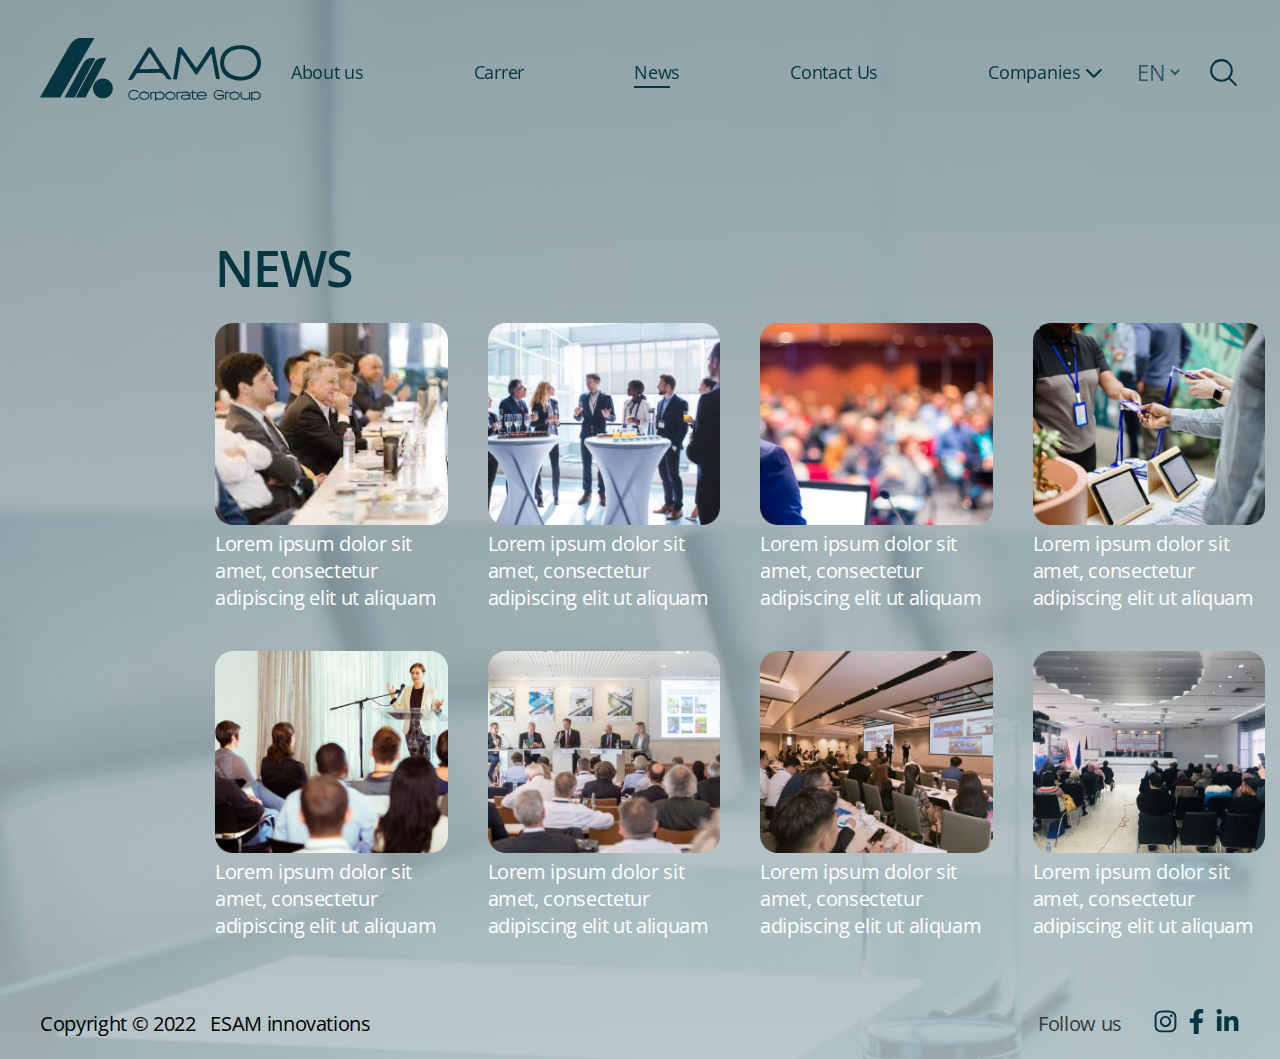
<file: news.html>
<!DOCTYPE html>
<html lang="en">

<head>
    <meta charset="UTF-8">
    <meta http-equiv="X-UA-Compatible" content="IE=edge">
    <meta name="viewport" content="width=device-width, initial-scale=1.0">
    <title>Amo Group</title>
    <link rel="icon" href="./assets/images/fav.png">
    <!-- Font awsome -->
    <link rel="stylesheet" href="https://cdnjs.cloudflare.com/ajax/libs/font-awesome/6.4.0/css/all.min.css">
    <!-- Custom Css -->
    <link rel="stylesheet" href="./assets/css/style.css">
    <style>
        header .container .row ul li a,
        .title,
        .right,
        svg,
        select {
            color: #033641 !important;
        }
    </style>
</head>

<body id="newsImg">

    <!-- Header Start -->
    <header id="header">
        <div class="container">
            <div class="row">
                <div class="h-left">
                    <a href="index.html" class="logo">
                        <svg width="221" height="63" viewBox="0 0 221 63" fill="none"
                            xmlns="http://www.w3.org/2000/svg">
                            <g clip-path="url(#clip0_545_196)">
                                <path
                                    d="M0 59.429C4.37571 51.666 8.70883 43.8766 13.1325 36.1402C18.3971 26.9341 23.8588 17.8393 28.9957 8.56414C31.2954 4.40942 34.1167 1.18858 38.8597 0C44.0073 0 49.1496 0 54.2971 0C42.9426 19.8079 31.5828 39.6211 20.2283 59.429C13.4838 59.429 6.74456 59.429 0 59.429Z"
                                    fill="#033641" />
                                <path
                                    d="M35.6655 59.4297C41.404 48.9022 47.1158 38.3642 52.8916 27.8633C54.1106 25.6454 54.9996 23.2151 57.1661 21.5808C59.881 19.5274 62.9898 19.8723 66.0932 19.8086C66.4765 20.9335 65.662 21.6657 65.2415 22.4564C59.2049 33.8275 53.1364 45.1826 47.0892 56.5537C46.5942 57.4823 46.2162 58.4692 45.7797 59.435C42.4101 59.4297 39.0351 59.4297 35.6655 59.4297Z"
                                    fill="#033641" />
                                <path
                                    d="M24.4868 59.4295C30.6405 48.3025 36.9006 37.2286 42.8946 26.0167C45.1676 21.7611 48.3084 19.7979 53.1152 19.9517C55.3404 20.026 55.4309 20.6044 54.494 22.3183C50.3312 29.9061 46.2057 37.5151 42.1121 45.1454C39.5676 49.8838 37.1029 54.6646 34.601 59.4295C31.2314 59.4295 27.8564 59.4295 24.4868 59.4295Z"
                                    fill="#033641" />
                                <path
                                    d="M170.882 16.0724C166.469 22.5671 162.056 28.8496 157.893 35.2913C156.498 37.4509 155.945 36.9786 154.758 35.2276C150.749 29.2953 146.608 23.4533 142.514 17.5847C142.221 17.1655 142.04 16.6189 141.04 16.4014C140.507 19.6594 139.98 22.9014 139.448 26.1435C138.708 30.6749 137.904 35.1958 137.266 39.7432C136.989 41.7436 135.669 41.5313 134.354 41.457C132.411 41.3456 133.316 40.0244 133.459 39.1223C134.897 30.0488 136.35 20.9806 137.83 11.9177C138 10.8617 137.713 9.47154 139.315 9.15847C140.949 8.8348 141.907 9.67848 142.791 10.9626C146.837 16.8683 151.021 22.6786 155.019 28.6161C156.232 30.4149 156.754 29.9586 157.723 28.4835C161.603 22.5724 165.596 16.7357 169.487 10.8299C170.397 9.44501 171.441 8.55357 173.155 8.91439C174.885 9.28051 174.395 10.8352 174.603 11.9442C176.253 20.8002 177.871 29.6562 179.458 38.5227C179.633 39.5044 180.49 40.8893 178.462 41.1281C176.865 41.3191 175.886 41.0856 175.572 39.1064C174.459 32.1288 173.128 25.1831 171.883 18.2267C171.755 17.5581 171.856 16.8046 170.882 16.0724Z"
                                    fill="#033641" />
                                <path
                                    d="M199.723 7.19584C206.542 7.164 212.185 8.57544 216.47 13.091C224.332 21.3633 221.575 35.4564 211.168 40.1311C204.21 43.2565 197.035 43.3414 190.019 40.232C183.423 37.3136 180.261 31.9438 180.155 24.8919C180.043 17.7179 184.184 11.7432 190.625 9.07422C193.793 7.75829 197.098 7.28604 199.723 7.19584ZM200.889 11.0799C198.903 10.8624 196.987 11.2497 195.092 11.6902C189.007 13.1175 184.828 17.5694 184.19 23.2204C183.551 28.8715 186.218 34.0768 191.371 36.5177C197.285 39.3193 203.401 39.3936 209.342 36.645C216.076 33.5303 218.934 25.8311 215.783 19.2302C212.839 13.0538 207.271 11.2126 200.889 11.0799Z"
                                    fill="#033641" />
                                <path
                                    d="M131.367 41.181C128.589 42.1308 126.608 41.4092 125.469 38.788C124.154 35.7581 122.014 34.6863 118.608 34.8667C112.15 35.201 105.661 35.0896 99.1883 35.0206C97.3518 34.9994 96.1434 35.5247 95.4035 37.212C95.0894 37.9337 94.4666 38.5173 94.1525 39.239C92.9867 41.9133 90.9586 42.3908 88.0361 41.6268C89.5958 39.0904 91.0491 36.6973 92.5343 34.3202C97.405 26.5254 102.27 18.7254 107.179 10.9466C108.488 8.87185 110.522 8.73919 111.799 10.6866C118.304 20.5931 124.756 30.5369 131.218 40.47C131.298 40.6027 131.288 40.799 131.367 41.181ZM109.845 31.2373C109.845 31.1842 109.845 31.1365 109.845 31.0834C112.683 31.0834 115.52 31.0887 118.357 31.0781C119.374 31.0728 120.284 30.9348 119.427 29.5871C116.473 24.9707 113.503 20.365 110.543 15.7539C109.989 14.8943 109.452 14.6237 108.797 15.685C105.922 20.3491 103.026 25.0079 100.141 29.6667C99.4492 30.7863 99.7686 31.2532 101.073 31.2426C103.99 31.2214 106.918 31.2373 109.845 31.2373Z"
                                    fill="#033641" />
                                <path
                                    d="M93.8595 61.7851C93.0291 61.7851 92.2785 61.6684 91.5971 61.4296C90.9157 61.1962 90.3355 60.8619 89.8511 60.4374C89.3666 60.0129 88.9887 59.4982 88.7279 58.8933C88.467 58.2884 88.3286 57.6198 88.3286 56.8876C88.3286 56.15 88.4617 55.4814 88.7279 54.8818C88.994 54.2822 89.3666 53.7622 89.8511 53.3271C90.3355 52.892 90.9157 52.5577 91.5971 52.3243C92.2785 52.0908 93.0291 51.9688 93.8595 51.9688C94.8975 51.9688 95.8344 52.1439 96.6808 52.4994C97.5272 52.8549 98.2352 53.4439 98.8048 54.2716L97.8998 54.8659C97.4367 54.2133 96.8618 53.7463 96.1698 53.4704C95.4777 53.1945 94.7112 53.0565 93.8595 53.0565C93.1941 53.0565 92.5925 53.1467 92.0496 53.3271C91.5066 53.5075 91.0435 53.7675 90.6496 54.1018C90.261 54.4361 89.9575 54.8394 89.7499 55.3116C89.537 55.7839 89.4305 56.3039 89.4305 56.8769C89.4305 57.45 89.537 57.9647 89.7499 58.437C89.9629 58.9039 90.261 59.3072 90.6496 59.6415C91.0381 59.9757 91.5066 60.2357 92.0496 60.4162C92.5925 60.5966 93.1941 60.6868 93.8595 60.6868C94.7112 60.6868 95.4831 60.5329 96.1698 60.2304C96.8565 59.9227 97.4314 59.4398 97.8998 58.7819L98.8048 59.3868C98.2352 60.2145 97.5272 60.8194 96.6808 61.2015C95.8397 61.5941 94.8975 61.7851 93.8595 61.7851Z"
                                    fill="#033641" />
                                <path
                                    d="M104.197 61.8018C103.436 61.8018 102.739 61.701 102.111 61.5047C101.482 61.3084 100.945 61.0271 100.498 60.6663C100.05 60.3055 99.7045 59.8757 99.4596 59.3663C99.2147 58.8569 99.0923 58.2998 99.0923 57.6896C99.0923 57.0687 99.2147 56.5063 99.4596 56.0022C99.7045 55.4981 100.05 55.0683 100.498 54.7075C100.945 54.3467 101.482 54.0708 102.111 53.8797C102.739 53.6834 103.431 53.5879 104.197 53.5879C104.959 53.5879 105.656 53.6834 106.289 53.8797C106.917 54.0761 107.46 54.352 107.908 54.7075C108.355 55.063 108.701 55.4981 108.946 56.0022C109.19 56.5063 109.313 57.0687 109.313 57.6896C109.313 58.2998 109.19 58.8622 108.946 59.3663C108.701 59.8704 108.355 60.3055 107.908 60.6663C107.46 61.0271 106.917 61.303 106.289 61.5047C105.656 61.701 104.959 61.8018 104.197 61.8018ZM104.192 54.6757C103.596 54.6757 103.053 54.7499 102.563 54.8932C102.073 55.0365 101.653 55.2434 101.301 55.514C100.95 55.7793 100.679 56.103 100.487 56.4744C100.295 56.8459 100.2 57.2544 100.2 57.7002C100.2 58.1512 100.295 58.5651 100.487 58.9365C100.679 59.3079 100.95 59.6263 101.301 59.8863C101.653 60.1516 102.073 60.3532 102.563 60.4965C103.053 60.6398 103.596 60.7141 104.192 60.7141C104.788 60.7141 105.331 60.6398 105.826 60.4965C106.321 60.3532 106.742 60.1463 107.093 59.8863C107.444 59.621 107.721 59.3026 107.913 58.9365C108.11 58.5651 108.206 58.1512 108.206 57.7002C108.206 57.2544 108.11 56.8459 107.913 56.4744C107.716 56.103 107.444 55.7846 107.093 55.514C106.742 55.2487 106.316 55.0418 105.826 54.8932C105.331 54.7499 104.788 54.6757 104.192 54.6757Z"
                                    fill="#033641" />
                                <path
                                    d="M110.42 61.4026V53.9687H111.527V54.4887C111.884 53.9793 112.4 53.7034 113.082 53.6715C113.257 53.6609 113.417 53.6662 113.561 53.6821C113.704 53.6981 113.848 53.7299 113.992 53.7777C114.136 53.8254 114.274 53.8732 114.423 53.9315C114.567 53.9899 114.721 54.0536 114.891 54.1173L114.604 55.1838C114.428 55.1095 114.274 55.0458 114.146 54.9981C114.018 54.9503 113.891 54.9079 113.774 54.8813C113.656 54.8548 113.545 54.8283 113.433 54.8124C113.321 54.7964 113.204 54.7858 113.076 54.7858C112.049 54.7858 111.532 55.3642 111.532 56.5209V61.4026H110.42Z"
                                    fill="#033641" />
                                <path
                                    d="M119.736 61.8004C118.964 61.8004 118.293 61.6996 117.718 61.4927C117.143 61.2857 116.611 60.9992 116.111 60.6384V63.0049H115.003V53.9738H116.111V54.8016C116.558 54.4036 117.079 54.1012 117.67 53.8996C118.261 53.6979 118.948 53.5918 119.73 53.5918C120.46 53.5918 121.13 53.6873 121.732 53.8836C122.339 54.08 122.855 54.3559 123.281 54.7114C123.707 55.0669 124.042 55.502 124.277 56.0061C124.511 56.5102 124.633 57.0726 124.633 57.6935C124.633 58.3037 124.516 58.8661 124.277 59.3702C124.037 59.8743 123.707 60.3094 123.281 60.6702C122.855 61.031 122.339 61.3069 121.732 61.5086C121.13 61.6996 120.465 61.8004 119.736 61.8004ZM119.518 54.6636C118.746 54.6636 118.075 54.7751 117.5 54.9979C116.925 55.2208 116.462 55.5498 116.116 55.9902V59.3861C116.462 59.8053 116.93 60.1343 117.511 60.3625C118.091 60.5906 118.762 60.7074 119.523 60.7074C120.119 60.7074 120.662 60.6331 121.157 60.4898C121.652 60.3465 122.073 60.1396 122.424 59.8743C122.775 59.609 123.052 59.2906 123.244 58.9192C123.441 58.5477 123.537 58.1339 123.537 57.6828C123.537 57.2371 123.441 56.8286 123.244 56.4571C123.047 56.0857 122.775 55.7673 122.424 55.4967C122.073 55.2261 121.647 55.0192 121.157 54.8759C120.667 54.7326 120.114 54.6636 119.518 54.6636Z"
                                    fill="#033641" />
                                <path
                                    d="M130.313 61.8018C129.552 61.8018 128.854 61.701 128.226 61.5047C127.598 61.3084 127.06 61.0271 126.613 60.6663C126.166 60.3055 125.82 59.8757 125.575 59.3663C125.33 58.8569 125.208 58.2998 125.208 57.6896C125.208 57.0687 125.33 56.5063 125.575 56.0022C125.82 55.4981 126.166 55.0683 126.613 54.7075C127.06 54.3467 127.598 54.0708 128.226 53.8797C128.854 53.6834 129.546 53.5879 130.313 53.5879C131.074 53.5879 131.772 53.6834 132.405 53.8797C133.033 54.0761 133.576 54.352 134.023 54.7075C134.47 55.063 134.816 55.4981 135.061 56.0022C135.306 56.5063 135.429 57.0687 135.429 57.6896C135.429 58.2998 135.306 58.8622 135.061 59.3663C134.816 59.8704 134.47 60.3055 134.023 60.6663C133.576 61.0271 133.033 61.303 132.405 61.5047C131.772 61.701 131.074 61.8018 130.313 61.8018ZM130.308 54.6757C129.711 54.6757 129.168 54.7499 128.679 54.8932C128.189 55.0365 127.768 55.2434 127.417 55.514C127.066 55.7793 126.794 56.103 126.603 56.4744C126.411 56.8459 126.315 57.2544 126.315 57.7002C126.315 58.1512 126.411 58.5651 126.603 58.9365C126.794 59.3079 127.066 59.6263 127.417 59.8863C127.768 60.1516 128.189 60.3532 128.679 60.4965C129.168 60.6398 129.711 60.7141 130.308 60.7141C130.904 60.7141 131.447 60.6398 131.942 60.4965C132.437 60.3532 132.858 60.1463 133.209 59.8863C133.56 59.621 133.837 59.3026 134.029 58.9365C134.226 58.5651 134.321 58.1512 134.321 57.7002C134.321 57.2544 134.226 56.8459 134.029 56.4744C133.832 56.103 133.56 55.7846 133.209 55.514C132.858 55.2487 132.432 55.0418 131.942 54.8932C131.447 54.7499 130.904 54.6757 130.308 54.6757Z"
                                    fill="#033641" />
                                <path
                                    d="M136.536 61.4026V53.9687H137.643V54.4887C138 53.9793 138.516 53.7034 139.198 53.6715C139.373 53.6609 139.533 53.6662 139.677 53.6821C139.821 53.6981 139.964 53.7299 140.108 53.7777C140.252 53.8254 140.39 53.8732 140.539 53.9315C140.683 53.9899 140.837 54.0536 141.008 54.1173L140.72 55.1838C140.545 55.1095 140.39 55.0458 140.262 54.9981C140.135 54.9503 140.007 54.9079 139.89 54.8813C139.773 54.8548 139.661 54.8283 139.549 54.8124C139.437 54.7964 139.32 54.7858 139.192 54.7858C138.165 54.7858 137.649 55.3642 137.649 56.5209V61.4026H136.536Z"
                                    fill="#033641" />
                                <path
                                    d="M145.223 61.8004C144.579 61.8004 143.983 61.7314 143.435 61.5935C142.886 61.4555 142.418 61.2698 142.029 61.031C141.641 60.7923 141.337 60.5004 141.114 60.1661C140.895 59.8265 140.784 59.4551 140.784 59.0518C140.784 58.2241 141.156 57.5873 141.907 57.131C142.657 56.6747 143.749 56.4518 145.181 56.4518C145.793 56.4518 146.341 56.4783 146.826 56.5261C147.31 56.5739 147.725 56.6322 148.077 56.6959C148.423 56.7596 148.705 56.8232 148.907 56.8869C149.115 56.9506 149.248 56.9984 149.306 57.0249C149.306 56.3032 148.96 55.7302 148.268 55.311C147.576 54.8918 146.586 54.6849 145.303 54.6849C144.622 54.6849 143.994 54.7379 143.413 54.8494C142.833 54.9608 142.264 55.1836 141.699 55.5126L141.215 54.6053C141.763 54.2445 142.381 53.9845 143.067 53.8306C143.754 53.6714 144.499 53.5918 145.303 53.5918C146.213 53.5918 146.996 53.6873 147.64 53.8836C148.284 54.08 148.816 54.3294 149.226 54.6477C149.636 54.9608 149.934 55.3269 150.126 55.7408C150.318 56.1547 150.413 56.5739 150.413 57.0037V61.4131H149.306V60.7074C148.79 61.0523 148.183 61.3229 147.48 61.5192C146.783 61.6996 146.027 61.8004 145.223 61.8004ZM145.223 60.7074C145.681 60.7074 146.118 60.6702 146.533 60.6012C146.953 60.5323 147.337 60.4314 147.693 60.3041C148.05 60.1767 148.364 60.0176 148.635 59.8318C148.907 59.6461 149.131 59.4392 149.306 59.2057V57.8792C148.992 57.8155 148.492 57.7306 147.8 57.6351C147.113 57.5396 146.24 57.4918 145.175 57.4918C144.148 57.4918 143.344 57.6298 142.759 57.9004C142.173 58.171 141.88 58.5531 141.88 59.0412C141.88 59.2906 141.96 59.5135 142.125 59.7151C142.29 59.9167 142.514 60.0918 142.807 60.2351C143.099 60.3784 143.451 60.4951 143.861 60.5747C144.286 60.6702 144.734 60.7074 145.223 60.7074Z"
                                    fill="#033641" />
                                <path
                                    d="M156.748 55.2581H153.144V59.2218C153.144 59.694 153.283 60.0601 153.554 60.3201C153.826 60.5801 154.204 60.7128 154.683 60.7128C154.997 60.7128 155.513 60.5854 156.226 60.3307L156.498 61.4238C155.753 61.6785 155.146 61.8059 154.683 61.8059C153.863 61.8059 153.219 61.5777 152.745 61.1161C152.271 60.6544 152.037 60.0283 152.037 59.2271V55.2634H150.621V54.1756H152.037V52.5254H153.144V54.1756H156.748V55.2581Z"
                                    fill="#033641" />
                                <path
                                    d="M161.805 61.8018C161.044 61.8018 160.347 61.701 159.724 61.5047C159.096 61.3084 158.563 61.0271 158.116 60.6663C157.669 60.3055 157.323 59.8757 157.078 59.3663C156.833 58.8569 156.711 58.2998 156.711 57.6896C156.711 57.0953 156.833 56.5434 157.084 56.0393C157.334 55.5353 157.68 55.1001 158.127 54.7393C158.574 54.3785 159.112 54.092 159.735 53.8903C160.363 53.6887 161.049 53.5879 161.805 53.5879C162.566 53.5879 163.264 53.6887 163.892 53.8956C164.52 54.1026 165.063 54.3891 165.51 54.7499C165.957 55.1161 166.303 55.5459 166.548 56.0446C166.793 56.5434 166.916 57.09 166.916 57.6842V58.1406H157.887C157.935 58.5226 158.068 58.8675 158.287 59.1806C158.5 59.4936 158.782 59.7643 159.128 59.9924C159.474 60.2206 159.873 60.3957 160.325 60.5177C160.783 60.6398 161.273 60.7034 161.805 60.7034C162.62 60.7034 163.338 60.592 163.961 60.3745C164.589 60.1569 165.127 59.7855 165.585 59.2655L166.564 59.7749C165.968 60.4912 165.276 61.0112 164.488 61.3243C163.7 61.6426 162.806 61.8018 161.805 61.8018ZM165.707 57.2173C165.649 56.8406 165.516 56.4957 165.303 56.1826C165.09 55.8695 164.813 55.6042 164.478 55.3814C164.137 55.1585 163.738 54.9887 163.285 54.8614C162.833 54.734 162.338 54.6757 161.805 54.6757C161.273 54.6757 160.783 54.7393 160.331 54.8614C159.878 54.9834 159.479 55.1585 159.138 55.3814C158.792 55.6042 158.516 55.8695 158.297 56.1826C158.079 56.4957 157.946 56.8406 157.887 57.2173H165.707Z"
                                    fill="#033641" />
                                <path
                                    d="M179.207 61.7851C178.377 61.7851 177.626 61.6684 176.945 61.4296C176.263 61.1962 175.683 60.8619 175.199 60.4374C174.714 60.0129 174.336 59.4982 174.076 58.8933C173.815 58.2884 173.676 57.6198 173.676 56.8876C173.676 56.15 173.804 55.4814 174.06 54.8818C174.315 54.2822 174.682 53.7622 175.151 53.3271C175.625 52.892 176.194 52.5577 176.865 52.3243C177.536 52.0908 178.286 51.9688 179.117 51.9688C179.628 51.9688 180.123 52.0059 180.596 52.0855C181.07 52.1651 181.512 52.2924 181.933 52.4728C182.353 52.6532 182.736 52.8867 183.093 53.1679C183.45 53.4492 183.774 53.7994 184.062 54.2133L183.157 54.8075C182.694 54.1549 182.119 53.6986 181.427 53.4439C180.74 53.1892 179.968 53.0618 179.117 53.0618C178.451 53.0618 177.855 53.152 177.323 53.3324C176.79 53.5128 176.333 53.7728 175.955 54.1071C175.577 54.4414 175.289 54.8447 175.087 55.3169C174.885 55.7892 174.783 56.3092 174.783 56.8822C174.783 57.4553 174.89 57.97 175.103 58.4423C175.316 58.9092 175.614 59.3125 176.003 59.6468C176.391 59.981 176.86 60.241 177.403 60.4215C177.946 60.6019 178.547 60.6921 179.212 60.6921C180.016 60.6921 180.735 60.5541 181.368 60.2782C182.002 60.0023 182.513 59.6255 182.901 59.1427V57.9541H177.371V56.8663H184.019L184.009 59.5194L183.998 59.53C183.476 60.2729 182.806 60.8353 181.991 61.2174C181.171 61.5994 180.245 61.7851 179.207 61.7851Z"
                                    fill="#033641" />
                                <path
                                    d="M185.025 61.4026V53.9687H186.133V54.4887C186.489 53.9793 187.006 53.7034 187.687 53.6715C187.863 53.6609 188.022 53.6662 188.166 53.6821C188.31 53.6981 188.454 53.7299 188.597 53.7777C188.741 53.8254 188.879 53.8732 189.028 53.9315C189.172 53.9899 189.327 54.0536 189.497 54.1173L189.209 55.1838C189.034 55.1095 188.879 55.0458 188.752 54.9981C188.624 54.9503 188.496 54.9079 188.379 54.8813C188.262 54.8548 188.15 54.8283 188.038 54.8124C187.927 54.7964 187.809 54.7858 187.682 54.7858C186.654 54.7858 186.138 55.3642 186.138 56.5209V61.4026H185.025Z"
                                    fill="#033641" />
                                <path
                                    d="M194.564 61.8018C193.803 61.8018 193.106 61.701 192.478 61.5047C191.85 61.3084 191.312 61.0271 190.865 60.6663C190.418 60.3055 190.072 59.8757 189.827 59.3663C189.582 58.8569 189.459 58.2998 189.459 57.6896C189.459 57.0687 189.582 56.5063 189.827 56.0022C190.072 55.4981 190.418 55.0683 190.865 54.7075C191.312 54.3467 191.85 54.0708 192.478 53.8797C193.106 53.6834 193.798 53.5879 194.564 53.5879C195.326 53.5879 196.023 53.6834 196.656 53.8797C197.285 54.0761 197.828 54.352 198.275 54.7075C198.722 55.063 199.068 55.4981 199.313 56.0022C199.558 56.5063 199.68 57.0687 199.68 57.6896C199.68 58.2998 199.558 58.8622 199.313 59.3663C199.068 59.8704 198.722 60.3055 198.275 60.6663C197.828 61.0271 197.285 61.303 196.656 61.5047C196.023 61.701 195.326 61.8018 194.564 61.8018ZM194.559 54.6757C193.963 54.6757 193.42 54.7499 192.93 54.8932C192.44 55.0365 192.02 55.2434 191.669 55.514C191.317 55.7793 191.046 56.103 190.854 56.4744C190.663 56.8459 190.567 57.2544 190.567 57.7002C190.567 58.1512 190.663 58.5651 190.854 58.9365C191.046 59.3079 191.317 59.6263 191.669 59.8863C192.02 60.1516 192.44 60.3532 192.93 60.4965C193.42 60.6398 193.963 60.7141 194.559 60.7141C195.155 60.7141 195.698 60.6398 196.193 60.4965C196.688 60.3532 197.109 60.1463 197.46 59.8863C197.812 59.621 198.088 59.3026 198.28 58.9365C198.477 58.5651 198.573 58.1512 198.573 57.7002C198.573 57.2544 198.477 56.8459 198.28 56.4744C198.083 56.103 197.812 55.7846 197.46 55.514C197.109 55.2487 196.683 55.0418 196.193 54.8932C195.698 54.7499 195.155 54.6757 194.559 54.6757Z"
                                    fill="#033641" />
                                <path
                                    d="M205.334 61.8006C203.785 61.8006 202.587 61.461 201.746 60.7872C200.905 60.108 200.484 59.1263 200.484 57.8369V53.9688H201.592V57.8369C201.592 58.7602 201.938 59.4712 202.624 59.97C203.311 60.4688 204.301 60.7129 205.589 60.7129C206.367 60.7129 207.048 60.6014 207.623 60.3733C208.198 60.1451 208.666 59.8161 209.012 59.3757V53.9741H210.093V61.408H209.012V60.6386C208.592 61.0047 208.049 61.2859 207.394 61.4929C206.745 61.6945 206.058 61.8006 205.334 61.8006Z"
                                    fill="#033641" />
                                <path
                                    d="M215.82 61.8004C215.048 61.8004 214.378 61.6996 213.803 61.4927C213.228 61.2857 212.696 60.9992 212.195 60.6384V63.0049H211.088V53.9738H212.195V54.8016C212.642 54.4036 213.164 54.1012 213.755 53.8996C214.346 53.6979 215.032 53.5918 215.815 53.5918C216.544 53.5918 217.215 53.6873 217.816 53.8836C218.423 54.08 218.94 54.3559 219.366 54.7114C219.791 55.0669 220.127 55.502 220.361 56.0061C220.595 56.5102 220.718 57.0726 220.718 57.6935C220.718 58.3037 220.601 58.8661 220.361 59.3702C220.121 59.8743 219.791 60.3094 219.366 60.6702C218.94 61.031 218.423 61.3069 217.816 61.5086C217.22 61.6996 216.55 61.8004 215.82 61.8004ZM215.602 54.6636C214.83 54.6636 214.159 54.7751 213.584 54.9979C213.01 55.2208 212.546 55.5498 212.2 55.9902V59.3861C212.546 59.8053 213.015 60.1343 213.595 60.3625C214.175 60.5906 214.846 60.7074 215.607 60.7074C216.204 60.7074 216.747 60.6331 217.242 60.4898C217.737 60.3465 218.157 60.1396 218.509 59.8743C218.86 59.609 219.137 59.2906 219.328 58.9192C219.525 58.5477 219.621 58.1339 219.621 57.6828C219.621 57.2371 219.525 56.8286 219.328 56.4571C219.131 56.0857 218.86 55.7673 218.509 55.4967C218.157 55.2261 217.731 55.0192 217.242 54.8759C216.752 54.7326 216.198 54.6636 215.602 54.6636Z"
                                    fill="#033641" />
                                <path
                                    d="M62.9102 60.2889C68.3962 60.2889 72.8434 55.8559 72.8434 50.3876C72.8434 44.9193 68.3962 40.4863 62.9102 40.4863C57.4243 40.4863 52.9771 44.9193 52.9771 50.3876C52.9771 55.8559 57.4243 60.2889 62.9102 60.2889Z"
                                    fill="#033641" />
                            </g>
                            <defs>
                                <clipPath id="clip0_545_196">
                                    <rect width="221" height="63" fill="white" />
                                </clipPath>
                            </defs>
                        </svg>
                    </a>
                </div>
                <div class="h-average">
                    <nav>
                        <ul>
                            <li><a href="./amoGroup.html"> About us </a></li>
                            <li><a href="./carrer.html"> Carrer </a></li>
                            <li><a class="active" href="./news.html"> News </a></li>
                            <li><a href="./contactUs.html">Contact Us </a></li>
                            <li><span class="title"> Companies <i class="fa-solid fa-chevron-down"></i>  </span>
                                <ul>
                                    <li><a href="./similarPage.html"> Amogro </a></li>
                                    <li><a href="./similarPage.html"> Amotrade </a></li>
                                    <li><a href="./similarPage.html"> Amotrans </a></li>
                                    <li><a href="./similarPage.html"> Amodo </a></li>
                                </ul>
                            </li>
                        </ul>
                    </nav>
                </div>
                <div class="h-right">
                    <select name="langage" id="lamguage">
                        <option value="en">EN</option>
                        <option value="en">RU</option>
                        <option value="en">AZ</option>
                    </select>
                    <svg class="search" xmlns="http://www.w3.org/2000/svg" fill="none" viewBox="0 0 24 24"
                        stroke-width="1.5" stroke="currentColor" class="w-6 h-6">
                        <path stroke-linecap="round" stroke-linejoin="round"
                            d="M21 21l-5.197-5.197m0 0A7.5 7.5 0 105.196 5.196a7.5 7.5 0 0010.607 10.607z" />
                    </svg>
                    <div class="mobil-menu-icon">
                        <svg xmlns="http://www.w3.org/2000/svg" fill="none" viewBox="0 0 24 24" stroke-width="1.5"
                            stroke="currentColor" class="w-6 h-6">
                            <path stroke-linecap="round" stroke-linejoin="round"
                                d="M3.75 6.75h16.5M3.75 12h16.5m-16.5 5.25h16.5" />
                        </svg>
                    </div>
                </div>
            </div>
        </div>
    </header>
    <!-- Header End -->

    <!-- Main Start -->
    <main>

        <!-- Mobil Menu Start -->
        <section class="mobil-menu">
            <ul>
                <li><a href="./amoGroup.html"> About us </a></li>
                <li><a href="./carrer.html"> Carrer </a></li>
                <li><a href="./news.html"> News </a></li>
                <li><a href="./contactUs.html">Contact Us </a></li>
                <li><button class="getOthers"> Companies <i class="fa-solid fa-chevron-right icon-arrow"></i> </button>
                    <ul class="others">
                        <li><a href="./similarPage.html"> Amogro </a></li>
                        <li><a href="./similarPage.html"> Amotrade </a></li>
                        <li><a href="./similarPage.html"> Amotrans </a></li>
                        <li><a href="./similarPage.html"> Amodo </a></li>
                    </ul>
                </li>
            </ul>
            <div class="close-btn-for-mobile">
                <svg style="color:#fff !important" xmlns="http://www.w3.org/2000/svg" fill="#000" viewBox="0 0 24 24"
                    stroke-width="1.5" stroke="currentColor" class="w-6 h-6">
                    <path stroke-linecap="round" stroke-linejoin="round" d="M6 18L18 6M6 6l12 12" />
                </svg>

            </div>
        </section>
        <!-- Mobil Menu End -->

        <!-- Search Start -->
        <section class="search-area">
            <span> Search </span>
            <form action="">
                <input type="text" placeholder="Search...">
            </form>
            <div class="close-btn">
                <svg xmlns="http://www.w3.org/2000/svg" fill="#fff" viewBox="0 0 24 24" stroke-width="1.5"
                    stroke="currentColor" class="w-6 h-6">
                    <path stroke-linecap="round" stroke-linejoin="round"
                        d="M9.75 9.75l4.5 4.5m0-4.5l-4.5 4.5M21 12a9 9 0 11-18 0 9 9 0 0118 0z" />
                </svg>
            </div>
        </section>
        <!-- Search End -->

        <!-- News Start -->
        <section class="news">
            <div class="container">
                <h5> News </h5>
                <div class="news-grid">

                    <div class="news-item">
                        <a href="./newsDetail.html">
                            <img src="./assets/images/n1.png" alt="">
                            <p>Lorem ipsum dolor sit amet, consectetur adipiscing elit ut aliquam</p>
                        </a>
                    </div>
                    <div class="news-item">
                        <a href="./newsDetail.html">
                            <img src="./assets/images/n2.png" alt="">
                            <p>Lorem ipsum dolor sit amet, consectetur adipiscing elit ut aliquam</p>
                        </a>
                    </div>
                    <div class="news-item">
                        <a href="./newsDetail.html">
                            <img src="./assets/images/n3.png" alt="">
                            <p>Lorem ipsum dolor sit amet, consectetur adipiscing elit ut aliquam</p>
                        </a>
                    </div>
                    <div class="news-item">
                        <a href="./newsDetail.html">
                            <img src="./assets/images/n4.png" alt="">
                            <p>Lorem ipsum dolor sit amet, consectetur adipiscing elit ut aliquam</p>
                        </a>
                    </div>
                    <div class="news-item">
                        <a href="./newsDetail.html">
                            <img src="./assets/images/n5.png" alt="">
                            <p>Lorem ipsum dolor sit amet, consectetur adipiscing elit ut aliquam</p>
                        </a>
                    </div>
                    <div class="news-item">
                        <a href="./newsDetail.html">
                            <img src="./assets/images/n6.png" alt="">
                            <p>Lorem ipsum dolor sit amet, consectetur adipiscing elit ut aliquam</p>
                        </a>
                    </div>
                    <div class="news-item">
                        <a href="./newsDetail.html">
                            <img src="./assets/images/n7.png" alt="">
                            <p>Lorem ipsum dolor sit amet, consectetur adipiscing elit ut aliquam</p>
                        </a>
                    </div>
                    <div class="news-item">
                        <a href="./newsDetail.html">
                            <img src="./assets/images/n8.png" alt="">
                            <p>Lorem ipsum dolor sit amet, consectetur adipiscing elit ut aliquam</p>
                        </a>
                    </div>
                </div>
            </div>

        </section>
        <!-- News End-->

    </main>
    <!-- Main End -->

    <!-- Footer Start -->
    <footer class="footer">
        <div class="container">
            <div class="row">
                <div class="f-left">
                    <p>
                        Copyright © 2022 <span>ESAM innovations</span>
                    </p>
                </div>
                <div class="f-right">
                    <p>
                        Follow us
                    </p>
                    <ul class="sosial-icons">
                        <li>
                            <a href="#"> <svg xmlns="http://www.w3.org/2000/svg" viewBox="0 0 448 512">
                                    <path
                                        d="M224.1 141c-63.6 0-114.9 51.3-114.9 114.9s51.3 114.9 114.9 114.9S339 319.5 339 255.9 287.7 141 224.1 141zm0 189.6c-41.1 0-74.7-33.5-74.7-74.7s33.5-74.7 74.7-74.7 74.7 33.5 74.7 74.7-33.6 74.7-74.7 74.7zm146.4-194.3c0 14.9-12 26.8-26.8 26.8-14.9 0-26.8-12-26.8-26.8s12-26.8 26.8-26.8 26.8 12 26.8 26.8zm76.1 27.2c-1.7-35.9-9.9-67.7-36.2-93.9-26.2-26.2-58-34.4-93.9-36.2-37-2.1-147.9-2.1-184.9 0-35.8 1.7-67.6 9.9-93.9 36.1s-34.4 58-36.2 93.9c-2.1 37-2.1 147.9 0 184.9 1.7 35.9 9.9 67.7 36.2 93.9s58 34.4 93.9 36.2c37 2.1 147.9 2.1 184.9 0 35.9-1.7 67.7-9.9 93.9-36.2 26.2-26.2 34.4-58 36.2-93.9 2.1-37 2.1-147.8 0-184.8zM398.8 388c-7.8 19.6-22.9 34.7-42.6 42.6-29.5 11.7-99.5 9-132.1 9s-102.7 2.6-132.1-9c-19.6-7.8-34.7-22.9-42.6-42.6-11.7-29.5-9-99.5-9-132.1s-2.6-102.7 9-132.1c7.8-19.6 22.9-34.7 42.6-42.6 29.5-11.7 99.5-9 132.1-9s102.7-2.6 132.1 9c19.6 7.8 34.7 22.9 42.6 42.6 11.7 29.5 9 99.5 9 132.1s2.7 102.7-9 132.1z" />
                                </svg>
                            </a>
                        </li>
                        <li>
                            <a href="#">
                                <svg xmlns="http://www.w3.org/2000/svg" viewBox="0 0 320 512">
                                    <path
                                        d="M279.14 288l14.22-92.66h-88.91v-60.13c0-25.35 12.42-50.06 52.24-50.06h40.42V6.26S260.43 0 225.36 0c-73.22 0-121.08 44.38-121.08 124.72v70.62H22.89V288h81.39v224h100.17V288z" />
                                </svg>
                            </a>
                        </li>
                        <li>
                            <a href="#">
                                <svg xmlns="http://www.w3.org/2000/svg" viewBox="0 0 448 512">
                                    <path
                                        d="M100.28 448H7.4V148.9h92.88zM53.79 108.1C24.09 108.1 0 83.5 0 53.8a53.79 53.79 0 0 1 107.58 0c0 29.7-24.1 54.3-53.79 54.3zM447.9 448h-92.68V302.4c0-34.7-.7-79.2-48.29-79.2-48.29 0-55.69 37.7-55.69 76.7V448h-92.78V148.9h89.08v40.8h1.3c12.4-23.5 42.69-48.3 87.88-48.3 94 0 111.28 61.9 111.28 142.3V448z" />
                                </svg>
                            </a>
                        </li>
                    </ul>
                </div>
            </div>
        </div>
    </footer>
    <!-- Footer End -->

    <!-- App Js file -->
    <script src="./assets/js/app.js"></script>
</body>

</html>
</file>
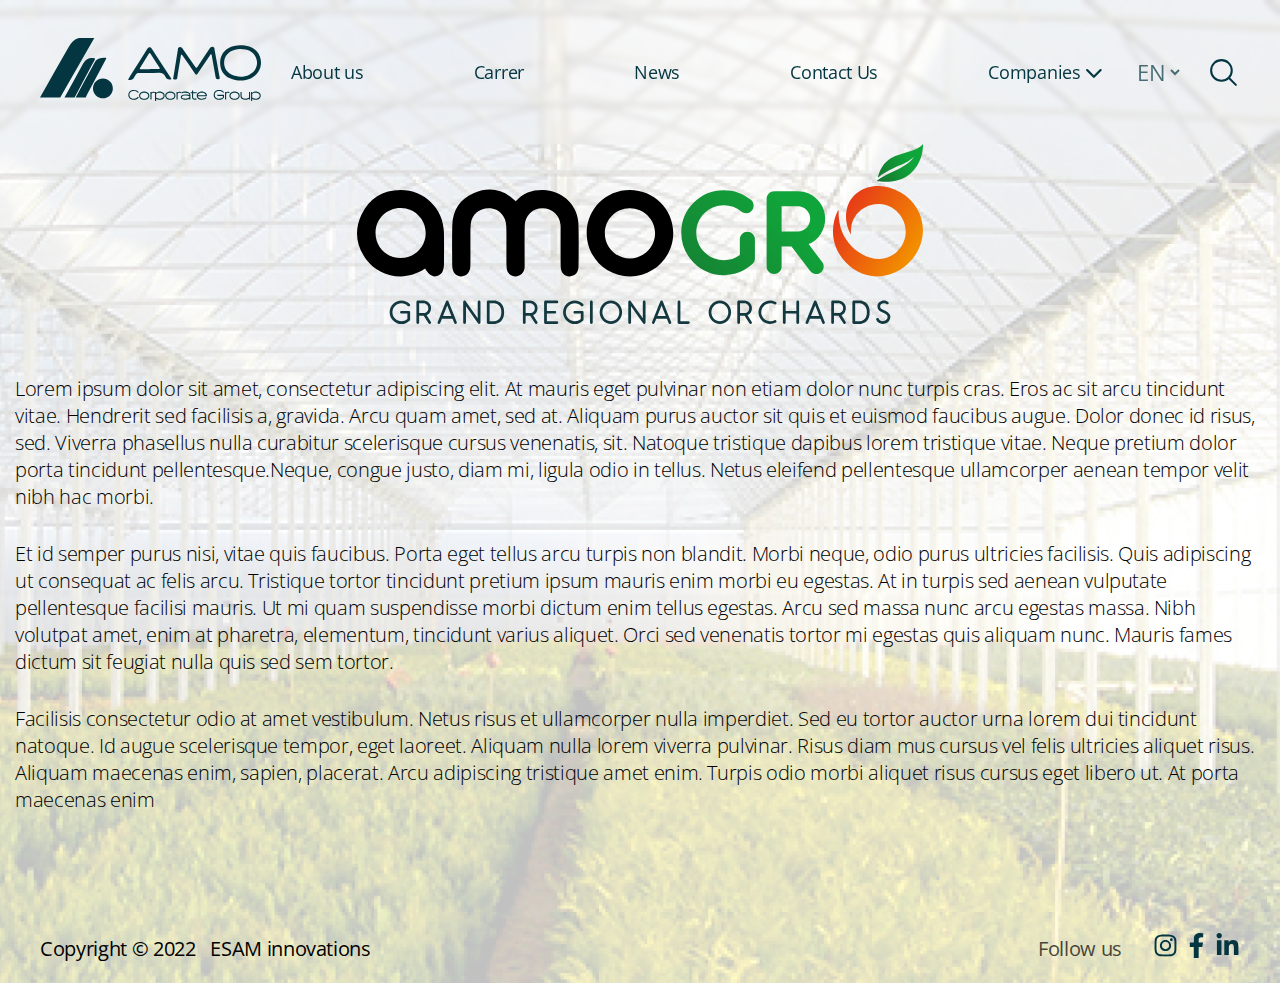
<file: similarPage.html>
<!DOCTYPE html>
<html lang="en">

<head>
    <meta charset="UTF-8">
    <meta http-equiv="X-UA-Compatible" content="IE=edge">
    <meta name="viewport" content="width=device-width, initial-scale=1.0">
    <title>Amo Group</title>
    <link rel="icon" href="./assets/images/fav.png">
    <!-- Font awsome -->
    <link rel="stylesheet" href="https://cdnjs.cloudflare.com/ajax/libs/font-awesome/6.4.0/css/all.min.css">
    <!-- Custom Css -->
    <link rel="stylesheet" href="./assets/css/style.css">

    <style>
        header .container .row ul li a,
        .title,
        .right,
        svg,
        select {
            color: #033641 !important;
        }
    </style>
</head>

<body id="similar">

    <!-- Header Start -->
    <header id="header">
        <div class="container">
            <div class="row">
                <div class="h-left">
                    <a href="index.html" class="logo">
                        <svg width="221" height="63" viewBox="0 0 221 63" fill="none"
                            xmlns="http://www.w3.org/2000/svg">
                            <g clip-path="url(#clip0_545_196)">
                                <path
                                    d="M0 59.429C4.37571 51.666 8.70883 43.8766 13.1325 36.1402C18.3971 26.9341 23.8588 17.8393 28.9957 8.56414C31.2954 4.40942 34.1167 1.18858 38.8597 0C44.0073 0 49.1496 0 54.2971 0C42.9426 19.8079 31.5828 39.6211 20.2283 59.429C13.4838 59.429 6.74456 59.429 0 59.429Z"
                                    fill="#033641" />
                                <path
                                    d="M35.6655 59.4297C41.404 48.9022 47.1158 38.3642 52.8916 27.8633C54.1106 25.6454 54.9996 23.2151 57.1661 21.5808C59.881 19.5274 62.9898 19.8723 66.0932 19.8086C66.4765 20.9335 65.662 21.6657 65.2415 22.4564C59.2049 33.8275 53.1364 45.1826 47.0892 56.5537C46.5942 57.4823 46.2162 58.4692 45.7797 59.435C42.4101 59.4297 39.0351 59.4297 35.6655 59.4297Z"
                                    fill="#033641" />
                                <path
                                    d="M24.4868 59.4295C30.6405 48.3025 36.9006 37.2286 42.8946 26.0167C45.1676 21.7611 48.3084 19.7979 53.1152 19.9517C55.3404 20.026 55.4309 20.6044 54.494 22.3183C50.3312 29.9061 46.2057 37.5151 42.1121 45.1454C39.5676 49.8838 37.1029 54.6646 34.601 59.4295C31.2314 59.4295 27.8564 59.4295 24.4868 59.4295Z"
                                    fill="#033641" />
                                <path
                                    d="M170.882 16.0724C166.469 22.5671 162.056 28.8496 157.893 35.2913C156.498 37.4509 155.945 36.9786 154.758 35.2276C150.749 29.2953 146.608 23.4533 142.514 17.5847C142.221 17.1655 142.04 16.6189 141.04 16.4014C140.507 19.6594 139.98 22.9014 139.448 26.1435C138.708 30.6749 137.904 35.1958 137.266 39.7432C136.989 41.7436 135.669 41.5313 134.354 41.457C132.411 41.3456 133.316 40.0244 133.459 39.1223C134.897 30.0488 136.35 20.9806 137.83 11.9177C138 10.8617 137.713 9.47154 139.315 9.15847C140.949 8.8348 141.907 9.67848 142.791 10.9626C146.837 16.8683 151.021 22.6786 155.019 28.6161C156.232 30.4149 156.754 29.9586 157.723 28.4835C161.603 22.5724 165.596 16.7357 169.487 10.8299C170.397 9.44501 171.441 8.55357 173.155 8.91439C174.885 9.28051 174.395 10.8352 174.603 11.9442C176.253 20.8002 177.871 29.6562 179.458 38.5227C179.633 39.5044 180.49 40.8893 178.462 41.1281C176.865 41.3191 175.886 41.0856 175.572 39.1064C174.459 32.1288 173.128 25.1831 171.883 18.2267C171.755 17.5581 171.856 16.8046 170.882 16.0724Z"
                                    fill="#033641" />
                                <path
                                    d="M199.723 7.19584C206.542 7.164 212.185 8.57544 216.47 13.091C224.332 21.3633 221.575 35.4564 211.168 40.1311C204.21 43.2565 197.035 43.3414 190.019 40.232C183.423 37.3136 180.261 31.9438 180.155 24.8919C180.043 17.7179 184.184 11.7432 190.625 9.07422C193.793 7.75829 197.098 7.28604 199.723 7.19584ZM200.889 11.0799C198.903 10.8624 196.987 11.2497 195.092 11.6902C189.007 13.1175 184.828 17.5694 184.19 23.2204C183.551 28.8715 186.218 34.0768 191.371 36.5177C197.285 39.3193 203.401 39.3936 209.342 36.645C216.076 33.5303 218.934 25.8311 215.783 19.2302C212.839 13.0538 207.271 11.2126 200.889 11.0799Z"
                                    fill="#033641" />
                                <path
                                    d="M131.367 41.181C128.589 42.1308 126.608 41.4092 125.469 38.788C124.154 35.7581 122.014 34.6863 118.608 34.8667C112.15 35.201 105.661 35.0896 99.1883 35.0206C97.3518 34.9994 96.1434 35.5247 95.4035 37.212C95.0894 37.9337 94.4666 38.5173 94.1525 39.239C92.9867 41.9133 90.9586 42.3908 88.0361 41.6268C89.5958 39.0904 91.0491 36.6973 92.5343 34.3202C97.405 26.5254 102.27 18.7254 107.179 10.9466C108.488 8.87185 110.522 8.73919 111.799 10.6866C118.304 20.5931 124.756 30.5369 131.218 40.47C131.298 40.6027 131.288 40.799 131.367 41.181ZM109.845 31.2373C109.845 31.1842 109.845 31.1365 109.845 31.0834C112.683 31.0834 115.52 31.0887 118.357 31.0781C119.374 31.0728 120.284 30.9348 119.427 29.5871C116.473 24.9707 113.503 20.365 110.543 15.7539C109.989 14.8943 109.452 14.6237 108.797 15.685C105.922 20.3491 103.026 25.0079 100.141 29.6667C99.4492 30.7863 99.7686 31.2532 101.073 31.2426C103.99 31.2214 106.918 31.2373 109.845 31.2373Z"
                                    fill="#033641" />
                                <path
                                    d="M93.8595 61.7851C93.0291 61.7851 92.2785 61.6684 91.5971 61.4296C90.9157 61.1962 90.3355 60.8619 89.8511 60.4374C89.3666 60.0129 88.9887 59.4982 88.7279 58.8933C88.467 58.2884 88.3286 57.6198 88.3286 56.8876C88.3286 56.15 88.4617 55.4814 88.7279 54.8818C88.994 54.2822 89.3666 53.7622 89.8511 53.3271C90.3355 52.892 90.9157 52.5577 91.5971 52.3243C92.2785 52.0908 93.0291 51.9688 93.8595 51.9688C94.8975 51.9688 95.8344 52.1439 96.6808 52.4994C97.5272 52.8549 98.2352 53.4439 98.8048 54.2716L97.8998 54.8659C97.4367 54.2133 96.8618 53.7463 96.1698 53.4704C95.4777 53.1945 94.7112 53.0565 93.8595 53.0565C93.1941 53.0565 92.5925 53.1467 92.0496 53.3271C91.5066 53.5075 91.0435 53.7675 90.6496 54.1018C90.261 54.4361 89.9575 54.8394 89.7499 55.3116C89.537 55.7839 89.4305 56.3039 89.4305 56.8769C89.4305 57.45 89.537 57.9647 89.7499 58.437C89.9629 58.9039 90.261 59.3072 90.6496 59.6415C91.0381 59.9757 91.5066 60.2357 92.0496 60.4162C92.5925 60.5966 93.1941 60.6868 93.8595 60.6868C94.7112 60.6868 95.4831 60.5329 96.1698 60.2304C96.8565 59.9227 97.4314 59.4398 97.8998 58.7819L98.8048 59.3868C98.2352 60.2145 97.5272 60.8194 96.6808 61.2015C95.8397 61.5941 94.8975 61.7851 93.8595 61.7851Z"
                                    fill="#033641" />
                                <path
                                    d="M104.197 61.8018C103.436 61.8018 102.739 61.701 102.111 61.5047C101.482 61.3084 100.945 61.0271 100.498 60.6663C100.05 60.3055 99.7045 59.8757 99.4596 59.3663C99.2147 58.8569 99.0923 58.2998 99.0923 57.6896C99.0923 57.0687 99.2147 56.5063 99.4596 56.0022C99.7045 55.4981 100.05 55.0683 100.498 54.7075C100.945 54.3467 101.482 54.0708 102.111 53.8797C102.739 53.6834 103.431 53.5879 104.197 53.5879C104.959 53.5879 105.656 53.6834 106.289 53.8797C106.917 54.0761 107.46 54.352 107.908 54.7075C108.355 55.063 108.701 55.4981 108.946 56.0022C109.19 56.5063 109.313 57.0687 109.313 57.6896C109.313 58.2998 109.19 58.8622 108.946 59.3663C108.701 59.8704 108.355 60.3055 107.908 60.6663C107.46 61.0271 106.917 61.303 106.289 61.5047C105.656 61.701 104.959 61.8018 104.197 61.8018ZM104.192 54.6757C103.596 54.6757 103.053 54.7499 102.563 54.8932C102.073 55.0365 101.653 55.2434 101.301 55.514C100.95 55.7793 100.679 56.103 100.487 56.4744C100.295 56.8459 100.2 57.2544 100.2 57.7002C100.2 58.1512 100.295 58.5651 100.487 58.9365C100.679 59.3079 100.95 59.6263 101.301 59.8863C101.653 60.1516 102.073 60.3532 102.563 60.4965C103.053 60.6398 103.596 60.7141 104.192 60.7141C104.788 60.7141 105.331 60.6398 105.826 60.4965C106.321 60.3532 106.742 60.1463 107.093 59.8863C107.444 59.621 107.721 59.3026 107.913 58.9365C108.11 58.5651 108.206 58.1512 108.206 57.7002C108.206 57.2544 108.11 56.8459 107.913 56.4744C107.716 56.103 107.444 55.7846 107.093 55.514C106.742 55.2487 106.316 55.0418 105.826 54.8932C105.331 54.7499 104.788 54.6757 104.192 54.6757Z"
                                    fill="#033641" />
                                <path
                                    d="M110.42 61.4026V53.9687H111.527V54.4887C111.884 53.9793 112.4 53.7034 113.082 53.6715C113.257 53.6609 113.417 53.6662 113.561 53.6821C113.704 53.6981 113.848 53.7299 113.992 53.7777C114.136 53.8254 114.274 53.8732 114.423 53.9315C114.567 53.9899 114.721 54.0536 114.891 54.1173L114.604 55.1838C114.428 55.1095 114.274 55.0458 114.146 54.9981C114.018 54.9503 113.891 54.9079 113.774 54.8813C113.656 54.8548 113.545 54.8283 113.433 54.8124C113.321 54.7964 113.204 54.7858 113.076 54.7858C112.049 54.7858 111.532 55.3642 111.532 56.5209V61.4026H110.42Z"
                                    fill="#033641" />
                                <path
                                    d="M119.736 61.8004C118.964 61.8004 118.293 61.6996 117.718 61.4927C117.143 61.2857 116.611 60.9992 116.111 60.6384V63.0049H115.003V53.9738H116.111V54.8016C116.558 54.4036 117.079 54.1012 117.67 53.8996C118.261 53.6979 118.948 53.5918 119.73 53.5918C120.46 53.5918 121.13 53.6873 121.732 53.8836C122.339 54.08 122.855 54.3559 123.281 54.7114C123.707 55.0669 124.042 55.502 124.277 56.0061C124.511 56.5102 124.633 57.0726 124.633 57.6935C124.633 58.3037 124.516 58.8661 124.277 59.3702C124.037 59.8743 123.707 60.3094 123.281 60.6702C122.855 61.031 122.339 61.3069 121.732 61.5086C121.13 61.6996 120.465 61.8004 119.736 61.8004ZM119.518 54.6636C118.746 54.6636 118.075 54.7751 117.5 54.9979C116.925 55.2208 116.462 55.5498 116.116 55.9902V59.3861C116.462 59.8053 116.93 60.1343 117.511 60.3625C118.091 60.5906 118.762 60.7074 119.523 60.7074C120.119 60.7074 120.662 60.6331 121.157 60.4898C121.652 60.3465 122.073 60.1396 122.424 59.8743C122.775 59.609 123.052 59.2906 123.244 58.9192C123.441 58.5477 123.537 58.1339 123.537 57.6828C123.537 57.2371 123.441 56.8286 123.244 56.4571C123.047 56.0857 122.775 55.7673 122.424 55.4967C122.073 55.2261 121.647 55.0192 121.157 54.8759C120.667 54.7326 120.114 54.6636 119.518 54.6636Z"
                                    fill="#033641" />
                                <path
                                    d="M130.313 61.8018C129.552 61.8018 128.854 61.701 128.226 61.5047C127.598 61.3084 127.06 61.0271 126.613 60.6663C126.166 60.3055 125.82 59.8757 125.575 59.3663C125.33 58.8569 125.208 58.2998 125.208 57.6896C125.208 57.0687 125.33 56.5063 125.575 56.0022C125.82 55.4981 126.166 55.0683 126.613 54.7075C127.06 54.3467 127.598 54.0708 128.226 53.8797C128.854 53.6834 129.546 53.5879 130.313 53.5879C131.074 53.5879 131.772 53.6834 132.405 53.8797C133.033 54.0761 133.576 54.352 134.023 54.7075C134.47 55.063 134.816 55.4981 135.061 56.0022C135.306 56.5063 135.429 57.0687 135.429 57.6896C135.429 58.2998 135.306 58.8622 135.061 59.3663C134.816 59.8704 134.47 60.3055 134.023 60.6663C133.576 61.0271 133.033 61.303 132.405 61.5047C131.772 61.701 131.074 61.8018 130.313 61.8018ZM130.308 54.6757C129.711 54.6757 129.168 54.7499 128.679 54.8932C128.189 55.0365 127.768 55.2434 127.417 55.514C127.066 55.7793 126.794 56.103 126.603 56.4744C126.411 56.8459 126.315 57.2544 126.315 57.7002C126.315 58.1512 126.411 58.5651 126.603 58.9365C126.794 59.3079 127.066 59.6263 127.417 59.8863C127.768 60.1516 128.189 60.3532 128.679 60.4965C129.168 60.6398 129.711 60.7141 130.308 60.7141C130.904 60.7141 131.447 60.6398 131.942 60.4965C132.437 60.3532 132.858 60.1463 133.209 59.8863C133.56 59.621 133.837 59.3026 134.029 58.9365C134.226 58.5651 134.321 58.1512 134.321 57.7002C134.321 57.2544 134.226 56.8459 134.029 56.4744C133.832 56.103 133.56 55.7846 133.209 55.514C132.858 55.2487 132.432 55.0418 131.942 54.8932C131.447 54.7499 130.904 54.6757 130.308 54.6757Z"
                                    fill="#033641" />
                                <path
                                    d="M136.536 61.4026V53.9687H137.643V54.4887C138 53.9793 138.516 53.7034 139.198 53.6715C139.373 53.6609 139.533 53.6662 139.677 53.6821C139.821 53.6981 139.964 53.7299 140.108 53.7777C140.252 53.8254 140.39 53.8732 140.539 53.9315C140.683 53.9899 140.837 54.0536 141.008 54.1173L140.72 55.1838C140.545 55.1095 140.39 55.0458 140.262 54.9981C140.135 54.9503 140.007 54.9079 139.89 54.8813C139.773 54.8548 139.661 54.8283 139.549 54.8124C139.437 54.7964 139.32 54.7858 139.192 54.7858C138.165 54.7858 137.649 55.3642 137.649 56.5209V61.4026H136.536Z"
                                    fill="#033641" />
                                <path
                                    d="M145.223 61.8004C144.579 61.8004 143.983 61.7314 143.435 61.5935C142.886 61.4555 142.418 61.2698 142.029 61.031C141.641 60.7923 141.337 60.5004 141.114 60.1661C140.895 59.8265 140.784 59.4551 140.784 59.0518C140.784 58.2241 141.156 57.5873 141.907 57.131C142.657 56.6747 143.749 56.4518 145.181 56.4518C145.793 56.4518 146.341 56.4783 146.826 56.5261C147.31 56.5739 147.725 56.6322 148.077 56.6959C148.423 56.7596 148.705 56.8232 148.907 56.8869C149.115 56.9506 149.248 56.9984 149.306 57.0249C149.306 56.3032 148.96 55.7302 148.268 55.311C147.576 54.8918 146.586 54.6849 145.303 54.6849C144.622 54.6849 143.994 54.7379 143.413 54.8494C142.833 54.9608 142.264 55.1836 141.699 55.5126L141.215 54.6053C141.763 54.2445 142.381 53.9845 143.067 53.8306C143.754 53.6714 144.499 53.5918 145.303 53.5918C146.213 53.5918 146.996 53.6873 147.64 53.8836C148.284 54.08 148.816 54.3294 149.226 54.6477C149.636 54.9608 149.934 55.3269 150.126 55.7408C150.318 56.1547 150.413 56.5739 150.413 57.0037V61.4131H149.306V60.7074C148.79 61.0523 148.183 61.3229 147.48 61.5192C146.783 61.6996 146.027 61.8004 145.223 61.8004ZM145.223 60.7074C145.681 60.7074 146.118 60.6702 146.533 60.6012C146.953 60.5323 147.337 60.4314 147.693 60.3041C148.05 60.1767 148.364 60.0176 148.635 59.8318C148.907 59.6461 149.131 59.4392 149.306 59.2057V57.8792C148.992 57.8155 148.492 57.7306 147.8 57.6351C147.113 57.5396 146.24 57.4918 145.175 57.4918C144.148 57.4918 143.344 57.6298 142.759 57.9004C142.173 58.171 141.88 58.5531 141.88 59.0412C141.88 59.2906 141.96 59.5135 142.125 59.7151C142.29 59.9167 142.514 60.0918 142.807 60.2351C143.099 60.3784 143.451 60.4951 143.861 60.5747C144.286 60.6702 144.734 60.7074 145.223 60.7074Z"
                                    fill="#033641" />
                                <path
                                    d="M156.748 55.2581H153.144V59.2218C153.144 59.694 153.283 60.0601 153.554 60.3201C153.826 60.5801 154.204 60.7128 154.683 60.7128C154.997 60.7128 155.513 60.5854 156.226 60.3307L156.498 61.4238C155.753 61.6785 155.146 61.8059 154.683 61.8059C153.863 61.8059 153.219 61.5777 152.745 61.1161C152.271 60.6544 152.037 60.0283 152.037 59.2271V55.2634H150.621V54.1756H152.037V52.5254H153.144V54.1756H156.748V55.2581Z"
                                    fill="#033641" />
                                <path
                                    d="M161.805 61.8018C161.044 61.8018 160.347 61.701 159.724 61.5047C159.096 61.3084 158.563 61.0271 158.116 60.6663C157.669 60.3055 157.323 59.8757 157.078 59.3663C156.833 58.8569 156.711 58.2998 156.711 57.6896C156.711 57.0953 156.833 56.5434 157.084 56.0393C157.334 55.5353 157.68 55.1001 158.127 54.7393C158.574 54.3785 159.112 54.092 159.735 53.8903C160.363 53.6887 161.049 53.5879 161.805 53.5879C162.566 53.5879 163.264 53.6887 163.892 53.8956C164.52 54.1026 165.063 54.3891 165.51 54.7499C165.957 55.1161 166.303 55.5459 166.548 56.0446C166.793 56.5434 166.916 57.09 166.916 57.6842V58.1406H157.887C157.935 58.5226 158.068 58.8675 158.287 59.1806C158.5 59.4936 158.782 59.7643 159.128 59.9924C159.474 60.2206 159.873 60.3957 160.325 60.5177C160.783 60.6398 161.273 60.7034 161.805 60.7034C162.62 60.7034 163.338 60.592 163.961 60.3745C164.589 60.1569 165.127 59.7855 165.585 59.2655L166.564 59.7749C165.968 60.4912 165.276 61.0112 164.488 61.3243C163.7 61.6426 162.806 61.8018 161.805 61.8018ZM165.707 57.2173C165.649 56.8406 165.516 56.4957 165.303 56.1826C165.09 55.8695 164.813 55.6042 164.478 55.3814C164.137 55.1585 163.738 54.9887 163.285 54.8614C162.833 54.734 162.338 54.6757 161.805 54.6757C161.273 54.6757 160.783 54.7393 160.331 54.8614C159.878 54.9834 159.479 55.1585 159.138 55.3814C158.792 55.6042 158.516 55.8695 158.297 56.1826C158.079 56.4957 157.946 56.8406 157.887 57.2173H165.707Z"
                                    fill="#033641" />
                                <path
                                    d="M179.207 61.7851C178.377 61.7851 177.626 61.6684 176.945 61.4296C176.263 61.1962 175.683 60.8619 175.199 60.4374C174.714 60.0129 174.336 59.4982 174.076 58.8933C173.815 58.2884 173.676 57.6198 173.676 56.8876C173.676 56.15 173.804 55.4814 174.06 54.8818C174.315 54.2822 174.682 53.7622 175.151 53.3271C175.625 52.892 176.194 52.5577 176.865 52.3243C177.536 52.0908 178.286 51.9688 179.117 51.9688C179.628 51.9688 180.123 52.0059 180.596 52.0855C181.07 52.1651 181.512 52.2924 181.933 52.4728C182.353 52.6532 182.736 52.8867 183.093 53.1679C183.45 53.4492 183.774 53.7994 184.062 54.2133L183.157 54.8075C182.694 54.1549 182.119 53.6986 181.427 53.4439C180.74 53.1892 179.968 53.0618 179.117 53.0618C178.451 53.0618 177.855 53.152 177.323 53.3324C176.79 53.5128 176.333 53.7728 175.955 54.1071C175.577 54.4414 175.289 54.8447 175.087 55.3169C174.885 55.7892 174.783 56.3092 174.783 56.8822C174.783 57.4553 174.89 57.97 175.103 58.4423C175.316 58.9092 175.614 59.3125 176.003 59.6468C176.391 59.981 176.86 60.241 177.403 60.4215C177.946 60.6019 178.547 60.6921 179.212 60.6921C180.016 60.6921 180.735 60.5541 181.368 60.2782C182.002 60.0023 182.513 59.6255 182.901 59.1427V57.9541H177.371V56.8663H184.019L184.009 59.5194L183.998 59.53C183.476 60.2729 182.806 60.8353 181.991 61.2174C181.171 61.5994 180.245 61.7851 179.207 61.7851Z"
                                    fill="#033641" />
                                <path
                                    d="M185.025 61.4026V53.9687H186.133V54.4887C186.489 53.9793 187.006 53.7034 187.687 53.6715C187.863 53.6609 188.022 53.6662 188.166 53.6821C188.31 53.6981 188.454 53.7299 188.597 53.7777C188.741 53.8254 188.879 53.8732 189.028 53.9315C189.172 53.9899 189.327 54.0536 189.497 54.1173L189.209 55.1838C189.034 55.1095 188.879 55.0458 188.752 54.9981C188.624 54.9503 188.496 54.9079 188.379 54.8813C188.262 54.8548 188.15 54.8283 188.038 54.8124C187.927 54.7964 187.809 54.7858 187.682 54.7858C186.654 54.7858 186.138 55.3642 186.138 56.5209V61.4026H185.025Z"
                                    fill="#033641" />
                                <path
                                    d="M194.564 61.8018C193.803 61.8018 193.106 61.701 192.478 61.5047C191.85 61.3084 191.312 61.0271 190.865 60.6663C190.418 60.3055 190.072 59.8757 189.827 59.3663C189.582 58.8569 189.459 58.2998 189.459 57.6896C189.459 57.0687 189.582 56.5063 189.827 56.0022C190.072 55.4981 190.418 55.0683 190.865 54.7075C191.312 54.3467 191.85 54.0708 192.478 53.8797C193.106 53.6834 193.798 53.5879 194.564 53.5879C195.326 53.5879 196.023 53.6834 196.656 53.8797C197.285 54.0761 197.828 54.352 198.275 54.7075C198.722 55.063 199.068 55.4981 199.313 56.0022C199.558 56.5063 199.68 57.0687 199.68 57.6896C199.68 58.2998 199.558 58.8622 199.313 59.3663C199.068 59.8704 198.722 60.3055 198.275 60.6663C197.828 61.0271 197.285 61.303 196.656 61.5047C196.023 61.701 195.326 61.8018 194.564 61.8018ZM194.559 54.6757C193.963 54.6757 193.42 54.7499 192.93 54.8932C192.44 55.0365 192.02 55.2434 191.669 55.514C191.317 55.7793 191.046 56.103 190.854 56.4744C190.663 56.8459 190.567 57.2544 190.567 57.7002C190.567 58.1512 190.663 58.5651 190.854 58.9365C191.046 59.3079 191.317 59.6263 191.669 59.8863C192.02 60.1516 192.44 60.3532 192.93 60.4965C193.42 60.6398 193.963 60.7141 194.559 60.7141C195.155 60.7141 195.698 60.6398 196.193 60.4965C196.688 60.3532 197.109 60.1463 197.46 59.8863C197.812 59.621 198.088 59.3026 198.28 58.9365C198.477 58.5651 198.573 58.1512 198.573 57.7002C198.573 57.2544 198.477 56.8459 198.28 56.4744C198.083 56.103 197.812 55.7846 197.46 55.514C197.109 55.2487 196.683 55.0418 196.193 54.8932C195.698 54.7499 195.155 54.6757 194.559 54.6757Z"
                                    fill="#033641" />
                                <path
                                    d="M205.334 61.8006C203.785 61.8006 202.587 61.461 201.746 60.7872C200.905 60.108 200.484 59.1263 200.484 57.8369V53.9688H201.592V57.8369C201.592 58.7602 201.938 59.4712 202.624 59.97C203.311 60.4688 204.301 60.7129 205.589 60.7129C206.367 60.7129 207.048 60.6014 207.623 60.3733C208.198 60.1451 208.666 59.8161 209.012 59.3757V53.9741H210.093V61.408H209.012V60.6386C208.592 61.0047 208.049 61.2859 207.394 61.4929C206.745 61.6945 206.058 61.8006 205.334 61.8006Z"
                                    fill="#033641" />
                                <path
                                    d="M215.82 61.8004C215.048 61.8004 214.378 61.6996 213.803 61.4927C213.228 61.2857 212.696 60.9992 212.195 60.6384V63.0049H211.088V53.9738H212.195V54.8016C212.642 54.4036 213.164 54.1012 213.755 53.8996C214.346 53.6979 215.032 53.5918 215.815 53.5918C216.544 53.5918 217.215 53.6873 217.816 53.8836C218.423 54.08 218.94 54.3559 219.366 54.7114C219.791 55.0669 220.127 55.502 220.361 56.0061C220.595 56.5102 220.718 57.0726 220.718 57.6935C220.718 58.3037 220.601 58.8661 220.361 59.3702C220.121 59.8743 219.791 60.3094 219.366 60.6702C218.94 61.031 218.423 61.3069 217.816 61.5086C217.22 61.6996 216.55 61.8004 215.82 61.8004ZM215.602 54.6636C214.83 54.6636 214.159 54.7751 213.584 54.9979C213.01 55.2208 212.546 55.5498 212.2 55.9902V59.3861C212.546 59.8053 213.015 60.1343 213.595 60.3625C214.175 60.5906 214.846 60.7074 215.607 60.7074C216.204 60.7074 216.747 60.6331 217.242 60.4898C217.737 60.3465 218.157 60.1396 218.509 59.8743C218.86 59.609 219.137 59.2906 219.328 58.9192C219.525 58.5477 219.621 58.1339 219.621 57.6828C219.621 57.2371 219.525 56.8286 219.328 56.4571C219.131 56.0857 218.86 55.7673 218.509 55.4967C218.157 55.2261 217.731 55.0192 217.242 54.8759C216.752 54.7326 216.198 54.6636 215.602 54.6636Z"
                                    fill="#033641" />
                                <path
                                    d="M62.9102 60.2889C68.3962 60.2889 72.8434 55.8559 72.8434 50.3876C72.8434 44.9193 68.3962 40.4863 62.9102 40.4863C57.4243 40.4863 52.9771 44.9193 52.9771 50.3876C52.9771 55.8559 57.4243 60.2889 62.9102 60.2889Z"
                                    fill="#033641" />
                            </g>
                            <defs>
                                <clipPath id="clip0_545_196">
                                    <rect width="221" height="63" fill="white" />
                                </clipPath>
                            </defs>
                        </svg>
                    </a>
                </div>
                <div class="h-average">
                    <nav>
                        <ul>
                            <li><a href="./amoGroup.html"> About us </a></li>
                            <li><a href="./carrer.html"> Carrer </a></li>
                            <li><a href="./news.html"> News </a></li>
                            <li><a href="./contactUs.html">Contact Us </a></li>
                            <li><span class="title"> Companies <i class="fa-solid fa-chevron-down"></i>  </span>
                                <ul>
                                    <li><a href="./similarPage.html"> Amogro </a></li>
                                    <li><a href="./similarPage.html"> Amotrade </a></li>
                                    <li><a href="./similarPage.html"> Amotrans </a></li>
                                    <li><a href="./similarPage.html"> Amodo </a></li>
                                </ul>
                            </li>
                        </ul>
                    </nav>
                </div>
                <div class="h-right">
                    <select name="langage" id="lamguage">
                        <option value="en">EN</option>
                        <option value="en">RU</option>
                        <option value="en">AZ</option>
                    </select>
                    <svg class="search" xmlns="http://www.w3.org/2000/svg" fill="none" viewBox="0 0 24 24"
                        stroke-width="1.5" stroke="currentColor" class="w-6 h-6">
                        <path stroke-linecap="round" stroke-linejoin="round"
                            d="M21 21l-5.197-5.197m0 0A7.5 7.5 0 105.196 5.196a7.5 7.5 0 0010.607 10.607z" />
                    </svg>
                    <div class="mobil-menu-icon">
                        <svg xmlns="http://www.w3.org/2000/svg" fill="none" viewBox="0 0 24 24" stroke-width="1.5"
                            stroke="currentColor" class="w-6 h-6">
                            <path stroke-linecap="round" stroke-linejoin="round"
                                d="M3.75 6.75h16.5M3.75 12h16.5m-16.5 5.25h16.5" />
                        </svg>
                    </div>
                </div>
            </div>
        </div>
    </header>
    <!-- Header End -->

    <!-- Main Start -->
    <main>

        <!-- Mobil Menu Start -->
        <section class="mobil-menu">
            <ul>
                <li><a href="./amoGroup.html"> About us </a></li>
                <li><a href="./carrer.html"> Carrer </a></li>
                <li><a href="./news.html"> News </a></li>
                <li><a href="./contactUs.html">Contact Us </a></li>
                <li><button class="getOthers"> Companies <i class="fa-solid fa-chevron-right icon-arrow"></i> </button>
                    <ul class="others">
                        <li><a href="./similarPage.html"> Amogro </a></li>
                        <li><a href="./similarPage.html"> Amotrade </a></li>
                        <li><a href="./similarPage.html"> Amotrans </a></li>
                        <li><a href="./similarPage.html"> Amodo </a></li>
                    </ul>
                </li>
            </ul>
            <div class="close-btn-for-mobile">
                <svg style="color:#fff !important" xmlns="http://www.w3.org/2000/svg" fill="#000" viewBox="0 0 24 24"
                    stroke-width="1.5" stroke="currentColor" class="w-6 h-6">
                    <path stroke-linecap="round" stroke-linejoin="round" d="M6 18L18 6M6 6l12 12" />
                </svg>

            </div>
        </section>
        <!-- Mobil Menu End -->

        <!-- Search Start -->
        <section class="search-area">
            <span> Search </span>
            <form action="">
                <input type="text" placeholder="Search...">
            </form>
            <div class="close-btn">
                <svg xmlns="http://www.w3.org/2000/svg" fill="#fff" viewBox="0 0 24 24" stroke-width="1.5"
                    stroke="currentColor" class="w-6 h-6">
                    <path stroke-linecap="round" stroke-linejoin="round"
                        d="M9.75 9.75l4.5 4.5m0-4.5l-4.5 4.5M21 12a9 9 0 11-18 0 9 9 0 0118 0z" />
                </svg>
            </div>
        </section>
        <!-- Search End -->

        <!-- Similar Page Start -->
        <section id="similar-page">
            <div class="container">
                <div class="row">
                    <div class="similar-item">
                        <div class="similar-top">
                            <svg width="566" height="181" viewBox="0 0 566 181" fill="none"
                                xmlns="http://www.w3.org/2000/svg">
                                <path
                                    d="M390.389 87.8028C392.452 87.8028 394.225 88.542 395.702 90.0204C397.183 91.4576 397.92 93.2248 397.92 95.3255V114.572C397.92 116.748 397.104 118.595 395.468 120.111C387.331 127.462 377.789 131.134 366.849 131.134C355.089 131.134 345.062 126.977 336.767 118.653C328.433 110.374 324.267 100.362 324.267 88.6177C324.267 76.9143 328.433 66.9059 336.767 58.5856C345.062 50.3031 355.086 46.1602 366.849 46.1602C377.052 46.1602 386.064 49.3886 393.891 55.8419C395.489 57.1656 396.384 58.8572 396.577 60.9166C396.77 62.9761 396.205 64.8052 394.883 66.4004C393.598 67.9923 391.921 68.9068 389.862 69.1406C387.796 69.3332 385.95 68.7728 384.315 67.4491C379.253 63.2511 373.43 61.1504 366.849 61.1504C359.256 61.1504 352.751 63.8322 347.342 69.1991C341.966 74.5626 339.28 81.0366 339.28 88.6177C339.28 96.2022 341.966 102.693 347.342 108.098C352.755 113.465 359.256 116.147 366.849 116.147C372.727 116.147 378.065 114.417 382.851 110.955V95.3255C382.851 93.2248 383.591 91.4576 385.072 90.0204C386.553 88.542 388.323 87.8028 390.389 87.8028Z"
                                    fill="url(#paint0_linear_532_1391)" />
                                <path
                                    d="M468.188 74.8543C468.188 80.4137 466.649 85.5091 463.574 90.1334C460.537 94.6442 456.546 97.9689 451.601 100.107L465.151 118.072C466.436 119.705 466.925 121.551 466.611 123.61C466.339 125.67 465.385 127.327 463.75 128.568C462.076 129.813 460.206 130.298 458.144 130.026C456.119 129.717 454.466 128.744 453.182 127.11L434.49 102.383H424.621V122.562C424.621 124.659 423.881 126.43 422.403 127.867C420.961 129.345 419.208 130.084 417.145 130.084C415.045 130.084 413.271 129.345 411.832 127.867C410.351 126.43 409.614 124.659 409.614 122.562V54.7962C409.614 52.7368 410.355 50.9661 411.832 49.4877C413.271 48.0506 415.045 47.332 417.145 47.332H417.496L417.906 47.3905L418.257 47.332H418.667H440.864C448.381 47.3699 454.824 50.0929 460.199 55.4976C465.52 60.8611 468.188 67.3145 468.188 74.8543ZM440.737 87.3932C444.163 87.3553 447.104 86.1107 449.556 83.6628C451.969 81.2114 453.178 78.2787 453.178 74.8543C453.178 71.4333 451.969 68.4972 449.556 66.0492C447.104 63.5978 444.184 62.3567 440.795 62.3154H424.618V87.3932H440.737Z"
                                    fill="url(#paint1_linear_532_1391)" />
                                <path
                                    d="M565.915 87.3364C565.361 113.205 540.829 135.405 514.821 132.053C493.147 129.258 475.985 109.072 475.957 87.4017C475.954 83.6369 476.408 79.8653 477.321 76.2106C477.782 74.3574 478.364 72.5317 479.067 70.7542C479.721 69.0971 480.423 67.1339 481.505 65.7071C481.701 67.1304 481.536 68.6845 481.601 70.1285C481.673 71.686 481.797 73.24 481.966 74.7872C482.455 79.2017 483.281 83.4581 484.972 87.5667C486.58 91.469 488.736 95.1444 491.332 98.4759C495.286 103.547 500.306 107.779 506.012 110.764C511.219 113.487 517.059 115.202 522.93 114.914C528.719 114.632 534.373 112.363 538.818 108.649C544.28 104.09 547.861 97.3516 548.588 90.2828C550.175 74.8319 538.078 60.7252 522.534 59.9963C512.376 59.5219 502.582 64.8097 497.438 73.5701C494.259 78.9782 493.732 84.7268 493.936 90.8501C489.593 83.2106 487.813 74.0067 489.731 65.4354C493.071 50.5105 506.725 41.7501 521.604 42.0218C536.759 42.2968 551.756 51.0331 559.676 63.8952C564.132 71.1324 566.091 79.2636 565.915 87.3364Z"
                                    fill="url(#paint2_linear_532_1391)" />
                                <path
                                    d="M534.146 14.1204C526.081 18.8375 522.221 27.2885 520.867 33.6593C530.578 25.927 543.057 21.3611 545.884 20.0374C552.245 17.0635 554.903 14.5983 556.973 12.7383C549.056 24.8336 529.528 28.4952 519.734 36.9874C526.119 38.0601 541.749 39.3082 552.706 30.1593C567.331 17.9574 565.964 0 565.964 0C560.86 7.29572 543.057 8.91164 534.146 14.1204Z"
                                    fill="url(#paint3_linear_532_1391)" />
                                <path
                                    d="M158.747 57.1835C167.232 47.7837 177.686 45.1604 189.387 46.2056C206.75 47.7596 220.899 62.1516 221.429 79.5383C221.867 93.8753 221.657 108.233 221.526 122.58C221.471 128.6 217.824 132.348 212.683 132.379C207.631 132.41 203.778 128.532 203.685 122.656C203.506 111.032 203.619 99.4038 203.609 87.776C203.606 85.5481 203.706 83.3133 203.537 81.0992C202.786 71.1974 195.142 64.1045 185.393 64.1733C175.655 64.2386 167.989 71.4518 167.745 81.4739C167.442 93.8375 167.655 106.211 167.635 118.578C167.631 120.555 167.772 122.57 167.463 124.506C166.712 129.226 162.587 132.596 158.124 132.386C153.861 132.186 150.2 129.023 149.701 124.461C149.27 120.545 149.429 116.56 149.408 112.606C149.36 102.464 149.608 92.3144 149.274 82.1822C148.947 72.3079 142.556 65.2769 133.726 64.273C123.603 63.1212 114.877 69.6708 113.809 79.803C113.189 85.6822 113.482 91.6577 113.444 97.5919C113.393 105.754 113.568 113.923 113.355 122.082C113.186 128.549 109.412 132.52 104.133 132.382C98.8919 132.248 95.2796 128.143 95.2211 121.71C95.104 108.353 94.9387 94.9858 95.259 81.6355C95.624 66.3427 102.993 54.8387 117.005 49.0283C130.951 43.2453 144.67 44.4728 156.381 55.3544C156.925 55.8461 157.549 56.2552 158.747 57.1835Z"
                                    fill="black" />
                                <path
                                    d="M68.0828 124.563C46.2131 139.464 20.9928 131.195 9.22628 115.383C-1.1869 101.39 -2.8329 86.0251 4.52933 70.605C12.1705 54.6074 25.5451 45.9742 43.7131 45.9571C67.3184 45.933 86.3438 64.3889 86.9223 87.9332C87.184 98.5605 87.0049 109.201 86.9739 119.836C86.9498 127.21 84.7804 130.882 79.87 132.113C75.4967 133.207 72.1634 131.137 68.0828 124.563ZM43.9576 64.1173C29.9425 63.9694 18.7992 74.6827 18.5548 88.5418C18.2999 102.813 29.3502 114.104 43.5891 114.118C57.4492 114.132 68.6166 103.099 68.7199 89.2913C68.8232 75.5319 57.7351 64.2617 43.9576 64.1173Z"
                                    fill="black" />
                                <path
                                    d="M229.704 89.2159C229.625 64.9908 248.733 45.8748 272.976 45.9298C296.849 45.9814 316.044 64.9014 316.254 88.5833C316.464 112.602 297.201 132.224 273.241 132.389C249.191 132.554 229.787 113.31 229.704 89.2159ZM247.845 89.405C247.907 103.199 259.098 114.4 272.852 114.441C286.488 114.483 297.92 103.182 298.072 89.5116C298.227 75.5184 286.677 64.0591 272.576 64.2069C258.716 64.3548 247.779 75.4943 247.845 89.405Z"
                                    fill="black" />
                                <path
                                    d="M44.3947 180C42.8727 180 41.392 179.715 39.9492 179.148C38.5063 178.577 37.215 177.724 36.0718 176.583C34.9767 175.465 34.1296 174.2 33.5374 172.78C32.9451 171.36 32.6489 169.858 32.6489 168.273C32.6489 166.709 32.9451 165.22 33.5374 163.8C34.1296 162.38 34.9733 161.115 36.0718 159.997C37.2116 158.859 38.4995 158 39.932 157.419C41.3645 156.838 42.8521 156.549 44.3947 156.549C45.9615 156.549 47.4595 156.838 48.892 157.419C50.3245 158 51.6089 158.859 52.7522 159.997C52.9966 160.221 53.1206 160.534 53.1206 160.936C53.1206 161.338 52.9863 161.675 52.7177 161.943C52.4491 162.187 52.1254 162.311 51.7432 162.311C51.3403 162.311 51.0166 162.187 50.7687 161.943C49.9181 161.094 48.9505 160.441 47.8658 159.984C46.7811 159.526 45.6206 159.296 44.3913 159.296C43.1585 159.296 42.0153 159.526 40.9512 159.984C39.8872 160.444 38.9196 161.094 38.0484 161.943C37.1978 162.792 36.5435 163.759 36.0856 164.842C35.6276 165.925 35.3969 167.07 35.3969 168.276C35.3969 169.483 35.6276 170.628 36.0856 171.711C36.5435 172.794 37.1978 173.76 38.0484 174.609C38.9437 175.503 39.9457 176.174 41.0511 176.621C42.1599 177.068 43.2722 177.291 44.3913 177.291C46.5607 177.291 48.5648 176.542 50.4002 175.046V169.617H44.4946C44.1124 169.617 43.7852 169.49 43.5029 169.232C43.224 168.974 43.0828 168.658 43.0828 168.276C43.0828 167.895 43.2205 167.578 43.5029 167.321C43.7818 167.063 44.1124 166.935 44.4946 166.935H51.7432C52.122 166.935 52.4491 167.066 52.7177 167.321C52.9863 167.578 53.1206 167.895 53.1206 168.276V175.582C53.1206 175.761 53.0862 175.947 53.0208 176.136C52.9553 176.325 52.852 176.476 52.7177 176.59C51.5779 177.728 50.29 178.584 48.8575 179.155C47.4285 179.718 45.9409 180 44.3947 180Z"
                                    fill="#13383F" />
                                <path
                                    d="M73.8954 177.892L73.861 177.858C73.9058 177.992 73.9505 178.126 73.9953 178.26C74.0401 178.394 74.0607 178.528 74.0607 178.662C74.0607 178.862 73.9987 179.075 73.8748 179.298C73.7508 179.522 73.589 179.701 73.3892 179.835C73.2102 179.948 72.9863 180.003 72.7177 180.003C72.1599 180.003 71.757 179.79 71.5091 179.367L66.7088 171.728H62.1462V178.662C62.1462 179.02 62.0119 179.333 61.7433 179.601C61.4747 179.869 61.151 180.003 60.7687 180.003C60.3865 180.003 60.0697 179.869 59.8115 179.601C59.5532 179.333 59.4258 179.02 59.4258 178.662V157.886C59.4258 157.528 59.5532 157.215 59.8115 156.947C60.0697 156.679 60.3865 156.545 60.7687 156.545H66.4402C66.5504 156.545 66.9774 156.593 67.7143 156.696C68.4512 156.796 69.2811 157.061 70.1971 157.484H70.1627C71.3713 158.13 72.3217 159.031 73.0139 160.179C73.706 161.331 74.0538 162.641 74.0538 164.116C74.0538 164.181 74.0469 164.329 74.0366 164.552C74.0263 164.776 73.985 165.061 73.9195 165.405C73.8507 165.752 73.7577 166.144 73.6337 166.577C73.5098 167.011 73.3376 167.454 73.1137 167.901C72.8004 168.547 72.3458 169.142 71.7536 169.679C71.1613 170.215 70.4622 170.707 69.6565 171.154L73.8954 177.892ZM62.1496 168.977H66.4437C67.4492 168.977 68.2997 168.788 68.9953 168.406C69.6875 168.028 70.2384 167.478 70.6413 166.766C70.7963 166.478 70.9202 166.179 71.0098 165.876C71.0993 165.573 71.1647 165.295 71.2129 165.041C71.2577 164.783 71.2852 164.573 71.2956 164.404C71.3059 164.236 71.3128 164.143 71.3128 164.119C71.3128 162.132 70.5173 160.722 68.9299 159.897C68.6165 159.742 68.3135 159.622 68.0242 159.546C67.7315 159.467 67.4664 159.405 67.2185 159.361C66.9499 159.316 66.6916 159.295 66.4471 159.295H62.153V168.977H62.1496Z"
                                    fill="#13383F" />
                                <path
                                    d="M99.8043 178.126C99.8491 178.305 99.8697 178.484 99.8697 178.662C99.8697 178.996 99.7526 179.305 99.5185 179.584C99.2843 179.862 98.9537 180.003 98.5302 180.003C98.2823 180.003 98.0309 179.91 97.7761 179.718C97.5178 179.529 97.3353 179.312 97.2217 179.065V179.099L95.5102 174.843H84.9042C84.6563 175.489 84.3773 176.201 84.064 176.971C83.7506 177.741 83.4579 178.449 83.1928 179.099C83.0791 179.323 82.8966 179.529 82.6384 179.718C82.3801 179.907 82.1391 180.003 81.9152 180.003C81.5123 180.003 81.1887 179.859 80.9407 179.567C80.6928 179.278 80.5723 178.975 80.5723 178.662C80.5723 178.484 80.5929 178.305 80.6377 178.126L87.1804 161.706L88.9262 157.449V157.484C89.0364 157.236 89.212 157.019 89.4462 156.83C89.6804 156.641 89.9421 156.545 90.2348 156.545C90.4792 156.545 90.7272 156.638 90.9717 156.83C91.2196 157.019 91.3952 157.236 91.5089 157.484V157.449L99.8043 178.126ZM94.367 172.092L90.2382 161.571L86.044 172.092H94.367Z"
                                    fill="#13383F" />
                                <path
                                    d="M122.091 179.999C121.843 179.999 121.626 179.937 121.436 179.813C121.247 179.689 121.085 179.538 120.951 179.359L108.971 162.238V178.658C108.971 179.016 108.83 179.328 108.551 179.597C108.272 179.865 107.931 179.999 107.528 179.999C107.17 179.999 106.857 179.865 106.588 179.597C106.319 179.328 106.185 179.016 106.185 178.658V157.881C106.185 157.544 106.319 157.238 106.588 156.96C106.857 156.682 107.18 156.541 107.562 156.541C107.807 156.541 108.027 156.602 108.217 156.723C108.406 156.847 108.568 156.998 108.702 157.177L120.717 174.299V157.878C120.717 157.52 120.851 157.208 121.12 156.939C121.388 156.671 121.712 156.537 122.094 156.537C122.476 156.537 122.8 156.671 123.069 156.939C123.337 157.208 123.472 157.52 123.472 157.878V178.655C123.472 179.012 123.337 179.325 123.069 179.593C122.793 179.868 122.469 179.999 122.091 179.999Z"
                                    fill="#13383F" />
                                <path
                                    d="M131.185 179.999C130.827 179.999 130.514 179.865 130.245 179.597C129.977 179.329 129.842 179.016 129.842 178.659V157.882C129.842 157.524 129.977 157.211 130.245 156.943C130.514 156.675 130.827 156.541 131.185 156.541H137.225C137.246 156.541 137.511 156.558 138.014 156.589C138.516 156.624 139.14 156.744 139.877 156.957C140.617 157.17 141.409 157.511 142.26 157.978C143.11 158.446 143.892 159.116 144.608 159.989C145.324 160.863 145.923 161.966 146.402 163.307C146.884 164.648 147.122 166.302 147.122 168.265C147.122 170.228 146.881 171.882 146.402 173.223C145.92 174.564 145.321 175.667 144.608 176.541C143.892 177.414 143.11 178.081 142.26 178.552C141.409 179.02 140.617 179.363 139.877 179.573C139.14 179.786 138.516 179.91 138.014 179.941C137.511 179.975 137.246 179.993 137.225 179.993H131.185V179.999ZM132.628 177.252H137.225C137.27 177.252 137.404 177.242 137.628 177.218C137.852 177.194 138.131 177.146 138.468 177.067C138.806 176.988 139.185 176.864 139.608 176.699C140.032 176.53 140.469 176.314 140.917 176.046C142.012 175.306 142.862 174.282 143.468 172.962C144.071 171.645 144.374 170.08 144.374 168.272C144.374 166.395 144.061 164.799 143.434 163.479C142.807 162.159 141.912 161.134 140.748 160.395C140.345 160.127 139.932 159.921 139.505 159.776C139.078 159.632 138.699 159.525 138.365 159.457C138.028 159.388 137.649 159.333 137.225 159.288H132.628V177.252Z"
                                    fill="#13383F" />
                                <path
                                    d="M180.386 177.892L180.352 177.858C180.396 177.992 180.441 178.126 180.486 178.26C180.531 178.394 180.551 178.528 180.551 178.662C180.551 178.862 180.489 179.075 180.365 179.298C180.242 179.522 180.08 179.701 179.88 179.835C179.701 179.948 179.477 180.003 179.208 180.003C178.651 180.003 178.248 179.79 178 179.367L173.2 171.728H168.637V178.662C168.637 179.02 168.503 179.333 168.234 179.601C167.965 179.869 167.642 180.003 167.259 180.003C166.877 180.003 166.56 179.869 166.302 179.601C166.044 179.333 165.917 179.02 165.917 178.662V157.886C165.917 157.528 166.044 157.215 166.302 156.947C166.56 156.679 166.877 156.545 167.259 156.545H172.931C173.041 156.545 173.468 156.593 174.205 156.696C174.942 156.796 175.772 157.061 176.688 157.484H176.653C177.862 158.13 178.812 159.031 179.505 160.179C180.197 161.331 180.545 162.641 180.545 164.116C180.545 164.181 180.538 164.329 180.527 164.552C180.517 164.776 180.476 165.061 180.41 165.405C180.341 165.752 180.248 166.144 180.124 166.577C180 167.011 179.828 167.454 179.604 167.901C179.291 168.547 178.837 169.142 178.244 169.679C177.652 170.215 176.953 170.707 176.147 171.154L180.386 177.892ZM168.637 168.977H172.931C173.936 168.977 174.787 168.788 175.483 168.406C176.175 168.028 176.726 167.478 177.129 166.766C177.284 166.478 177.408 166.179 177.497 165.876C177.587 165.573 177.652 165.295 177.7 165.041C177.745 164.783 177.773 164.573 177.783 164.404C177.793 164.236 177.8 164.143 177.8 164.119C177.8 162.132 177.005 160.722 175.417 159.897C175.104 159.742 174.801 159.622 174.512 159.546C174.219 159.467 173.954 159.405 173.706 159.361C173.437 159.316 173.179 159.295 172.934 159.295H168.64V168.977H168.637Z"
                                    fill="#13383F" />
                                <path
                                    d="M200.889 177.655C201.157 177.923 201.292 178.257 201.292 178.662C201.292 179.02 201.157 179.333 200.889 179.601C200.62 179.869 200.296 180.003 199.914 180.003H188.502C188.12 180.003 187.797 179.869 187.528 179.601C187.259 179.333 187.125 179.02 187.125 178.662V157.886C187.125 157.528 187.259 157.215 187.528 156.947C187.797 156.679 188.12 156.545 188.502 156.545H199.914C200.293 156.545 200.62 156.679 200.889 156.947C201.157 157.215 201.292 157.528 201.292 157.886C201.292 158.288 201.157 158.622 200.889 158.89C200.62 159.158 200.296 159.292 199.914 159.292H189.88V166.932H197.834C198.213 166.932 198.533 167.062 198.792 167.317C199.05 167.574 199.177 167.891 199.177 168.272C199.177 168.654 199.05 168.97 198.792 169.228C198.533 169.486 198.217 169.613 197.834 169.613H189.88V177.253H199.914C200.296 177.253 200.624 177.387 200.889 177.655Z"
                                    fill="#13383F" />
                                <path
                                    d="M217.807 179.998C216.285 179.998 214.804 179.713 213.361 179.146C211.918 178.575 210.627 177.722 209.484 176.581C208.389 175.463 207.542 174.198 206.949 172.778C206.357 171.358 206.061 169.856 206.061 168.271C206.061 166.707 206.357 165.218 206.949 163.798C207.542 162.378 208.385 161.113 209.484 159.995C210.624 158.857 211.912 157.998 213.344 157.417C214.777 156.836 216.264 156.547 217.807 156.547C219.374 156.547 220.872 156.836 222.304 157.417C223.737 157.998 225.021 158.857 226.164 159.995C226.409 160.219 226.533 160.532 226.533 160.934C226.533 161.336 226.398 161.673 226.13 161.941C225.861 162.185 225.538 162.309 225.155 162.309C224.752 162.309 224.429 162.185 224.181 161.941C223.33 161.092 222.363 160.439 221.278 159.982C220.193 159.524 219.033 159.294 217.803 159.294C216.571 159.294 215.427 159.524 214.363 159.982C213.299 160.442 212.332 161.092 211.46 161.941C210.61 162.791 209.956 163.757 209.498 164.84C209.04 165.923 208.809 167.068 208.809 168.274C208.809 169.481 209.04 170.626 209.498 171.709C209.956 172.792 210.61 173.758 211.46 174.607C212.356 175.501 213.358 176.172 214.463 176.619C215.572 177.066 216.684 177.289 217.803 177.289C219.973 177.289 221.977 176.54 223.812 175.044V169.615H217.907C217.525 169.615 217.197 169.488 216.915 169.23C216.636 168.972 216.495 168.656 216.495 168.274C216.495 167.893 216.633 167.576 216.915 167.319C217.194 167.061 217.525 166.933 217.907 166.933H225.155C225.534 166.933 225.861 167.064 226.13 167.319C226.398 167.576 226.533 167.893 226.533 168.274V175.58C226.533 175.759 226.498 175.945 226.433 176.134C226.367 176.323 226.264 176.474 226.13 176.588C224.99 177.726 223.702 178.582 222.27 179.153C220.837 179.716 219.35 179.998 217.807 179.998Z"
                                    fill="#13383F" />
                                <path
                                    d="M234.318 179.999C233.96 179.999 233.647 179.865 233.378 179.597C233.109 179.329 232.975 179.016 232.975 178.659V157.882C232.975 157.524 233.109 157.211 233.378 156.943C233.647 156.675 233.96 156.541 234.318 156.541C234.697 156.541 235.027 156.675 235.306 156.943C235.585 157.211 235.726 157.524 235.726 157.882V178.659C235.726 179.016 235.585 179.329 235.306 179.597C235.027 179.869 234.697 179.999 234.318 179.999Z"
                                    fill="#13383F" />
                                <path
                                    d="M253.884 179.999C252.341 179.999 250.885 179.693 249.521 179.078C248.158 178.463 246.963 177.627 245.947 176.565C244.928 175.502 244.122 174.258 243.53 172.827C242.937 171.397 242.641 169.878 242.641 168.272C242.641 166.663 242.937 165.15 243.53 163.73C244.122 162.314 244.928 161.066 245.947 159.993C246.963 158.92 248.158 158.078 249.521 157.462C250.885 156.847 252.341 156.541 253.884 156.541C255.427 156.541 256.883 156.847 258.247 157.462C259.611 158.078 260.799 158.92 261.804 159.993C262.81 161.066 263.612 162.31 264.204 163.73C264.797 165.15 265.093 166.663 265.093 168.272C265.093 169.881 264.797 171.401 264.204 172.827C263.612 174.258 262.813 175.502 261.804 176.565C260.799 177.627 259.611 178.463 258.247 179.078C256.88 179.693 255.427 179.999 253.884 179.999ZM253.884 159.292C252.7 159.292 251.591 159.525 250.561 159.996C249.532 160.464 248.636 161.103 247.875 161.908C247.114 162.712 246.512 163.661 246.064 164.758C245.616 165.851 245.392 167.024 245.392 168.275C245.392 169.527 245.616 170.699 246.064 171.793C246.512 172.886 247.114 173.838 247.875 174.643C248.636 175.447 249.532 176.083 250.561 176.551C251.591 177.019 252.696 177.256 253.884 177.256C255.048 177.256 256.143 177.022 257.173 176.551C258.202 176.083 259.101 175.444 259.876 174.643C260.647 173.838 261.253 172.889 261.687 171.793C262.125 170.699 262.341 169.527 262.341 168.275C262.341 167.024 262.125 165.851 261.687 164.758C261.25 163.665 260.647 162.712 259.876 161.908C259.105 161.103 258.202 160.467 257.173 159.996C256.143 159.525 255.048 159.292 253.884 159.292Z"
                                    fill="#13383F" />
                                <path
                                    d="M287.176 179.999C286.928 179.999 286.711 179.937 286.522 179.813C286.332 179.689 286.171 179.538 286.036 179.359L274.056 162.238V178.658C274.056 179.016 273.915 179.328 273.636 179.597C273.357 179.865 273.016 179.999 272.613 179.999C272.255 179.999 271.942 179.865 271.673 179.597C271.405 179.328 271.271 179.016 271.271 178.658V157.881C271.271 157.544 271.405 157.238 271.673 156.96C271.942 156.682 272.266 156.541 272.648 156.541C272.892 156.541 273.113 156.602 273.302 156.723C273.492 156.847 273.653 156.998 273.788 157.177L285.802 174.299V157.878C285.802 157.52 285.936 157.208 286.205 156.939C286.474 156.671 286.797 156.537 287.18 156.537C287.558 156.537 287.885 156.671 288.151 156.939C288.423 157.208 288.553 157.52 288.553 157.878V178.655C288.553 179.012 288.419 179.325 288.151 179.593C287.882 179.868 287.555 179.999 287.176 179.999Z"
                                    fill="#13383F" />
                                <path
                                    d="M314.16 178.126C314.205 178.305 314.229 178.484 314.229 178.662C314.229 178.996 314.112 179.305 313.877 179.584C313.643 179.862 313.313 180.003 312.886 180.003C312.641 180.003 312.386 179.91 312.132 179.718C311.877 179.525 311.691 179.312 311.577 179.065V179.099L309.866 174.843H299.26C299.015 175.489 298.736 176.201 298.423 176.971C298.11 177.741 297.82 178.449 297.548 179.099C297.438 179.323 297.252 179.529 296.994 179.718C296.736 179.907 296.495 180.003 296.274 180.003C295.871 180.003 295.548 179.859 295.3 179.567C295.052 179.278 294.931 178.975 294.931 178.662C294.931 178.484 294.955 178.305 295 178.126L301.546 161.706L303.292 157.449V157.484C303.402 157.236 303.578 157.019 303.812 156.83C304.046 156.641 304.311 156.545 304.601 156.545C304.845 156.545 305.093 156.638 305.337 156.83C305.582 157.019 305.761 157.236 305.875 157.484V157.449L314.16 178.126ZM308.722 172.092L304.594 161.571L300.399 172.092H308.722Z"
                                    fill="#13383F" />
                                <path
                                    d="M322.014 179.999C321.632 179.999 321.305 179.865 321.023 179.597C320.744 179.329 320.603 179.016 320.603 178.659V157.882C320.603 157.524 320.744 157.211 321.023 156.943C321.302 156.675 321.632 156.541 322.014 156.541C322.393 156.541 322.72 156.675 322.985 156.943C323.254 157.211 323.388 157.524 323.388 157.882V177.249H331.308C331.711 177.249 332.052 177.383 332.331 177.651C332.61 177.919 332.751 178.253 332.751 178.659C332.751 179.016 332.61 179.329 332.331 179.597C332.052 179.865 331.711 179.999 331.308 179.999H322.014Z"
                                    fill="#13383F" />
                                <path
                                    d="M362.858 179.999C361.315 179.999 359.859 179.693 358.495 179.078C357.131 178.463 355.94 177.627 354.921 176.565C353.905 175.502 353.099 174.258 352.503 172.827C351.911 171.397 351.615 169.878 351.615 168.272C351.615 166.663 351.911 165.15 352.503 163.73C353.095 162.314 353.901 161.066 354.921 159.993C355.94 158.92 357.131 158.078 358.495 157.462C359.859 156.847 361.315 156.541 362.858 156.541C364.401 156.541 365.857 156.847 367.221 157.462C368.584 158.078 369.772 158.92 370.778 159.993C371.787 161.066 372.586 162.31 373.178 163.73C373.77 165.15 374.066 166.663 374.066 168.272C374.066 169.881 373.77 171.401 373.178 172.827C372.586 174.258 371.787 175.502 370.778 176.565C369.772 177.627 368.584 178.463 367.221 179.078C365.854 179.693 364.401 179.999 362.858 179.999ZM362.858 159.292C361.67 159.292 360.564 159.525 359.535 159.996C358.505 160.464 357.61 161.103 356.849 161.908C356.088 162.712 355.485 163.661 355.038 164.758C354.59 165.851 354.366 167.024 354.366 168.275C354.366 169.527 354.59 170.699 355.038 171.793C355.485 172.886 356.088 173.838 356.849 174.643C357.61 175.447 358.505 176.083 359.535 176.551C360.564 177.019 361.67 177.256 362.858 177.256C364.022 177.256 365.117 177.022 366.146 176.551C367.176 176.083 368.075 175.444 368.846 174.643C369.617 173.838 370.224 172.889 370.661 171.793C371.098 170.699 371.315 169.527 371.315 168.275C371.315 167.024 371.098 165.851 370.661 164.758C370.224 163.665 369.621 162.712 368.846 161.908C368.071 161.103 367.173 160.467 366.146 159.996C365.117 159.525 364.018 159.292 362.858 159.292Z"
                                    fill="#13383F" />
                                <path
                                    d="M394.772 177.892L394.741 177.858C394.786 177.992 394.831 178.126 394.876 178.26C394.92 178.394 394.941 178.528 394.941 178.662C394.941 178.862 394.879 179.075 394.759 179.298C394.635 179.522 394.473 179.701 394.273 179.835C394.094 179.948 393.87 180.003 393.602 180.003C393.044 180.003 392.641 179.79 392.393 179.367L387.593 171.728H383.026V178.662C383.026 179.02 382.892 179.333 382.624 179.601C382.355 179.869 382.031 180.003 381.649 180.003C381.267 180.003 380.95 179.869 380.692 179.601C380.434 179.333 380.306 179.02 380.306 178.662V157.886C380.306 157.528 380.434 157.215 380.692 156.947C380.95 156.679 381.267 156.545 381.649 156.545H387.321C387.431 156.545 387.858 156.593 388.595 156.696C389.335 156.796 390.161 157.061 391.077 157.484H391.046C392.255 158.13 393.206 159.031 393.898 160.179C394.59 161.331 394.938 162.641 394.938 164.116C394.938 164.181 394.931 164.329 394.92 164.552C394.907 164.776 394.869 165.061 394.803 165.405C394.738 165.752 394.641 166.144 394.517 166.577C394.394 167.011 394.221 167.454 393.998 167.901C393.684 168.547 393.23 169.142 392.637 169.679C392.045 170.215 391.346 170.707 390.54 171.154L394.772 177.892ZM383.026 168.977H387.324C388.33 168.977 389.18 168.788 389.876 168.406C390.568 168.028 391.119 167.478 391.522 166.766C391.677 166.478 391.801 166.179 391.89 165.876C391.98 165.573 392.045 165.295 392.093 165.041C392.138 164.783 392.166 164.573 392.176 164.404C392.186 164.236 392.193 164.143 392.193 164.119C392.193 162.132 391.398 160.722 389.81 159.897C389.497 159.742 389.194 159.622 388.905 159.546C388.615 159.467 388.347 159.405 388.099 159.361C387.83 159.316 387.572 159.295 387.327 159.295H383.03V168.977H383.026Z"
                                    fill="#13383F" />
                                <path
                                    d="M417.461 176.18C417.73 176.07 417.954 176.011 418.133 176.011C418.377 176.011 418.612 176.073 418.839 176.197C419.063 176.321 419.231 176.503 419.342 176.75C419.521 177.063 419.548 177.41 419.424 177.789C419.3 178.17 419.094 178.449 418.804 178.628L418.839 178.593C417.988 179.02 417.076 179.36 416.105 179.614C415.13 179.872 414.163 179.999 413.202 179.999C411.59 179.999 410.068 179.693 408.639 179.078C407.207 178.463 405.96 177.627 404.896 176.565C403.832 175.502 402.995 174.258 402.379 172.827C401.763 171.397 401.456 169.878 401.456 168.272C401.456 166.663 401.763 165.15 402.379 163.73C402.995 162.314 403.832 161.066 404.896 159.993C405.96 158.92 407.207 158.078 408.639 157.462C410.072 156.847 411.594 156.541 413.202 156.541C414.163 156.541 415.134 156.682 416.105 156.96C417.076 157.239 417.988 157.569 418.839 157.951L418.804 157.916C419.118 158.116 419.335 158.401 419.459 158.769C419.583 159.137 419.545 159.491 419.342 159.824C419.094 160.292 418.694 160.529 418.133 160.529C417.909 160.529 417.685 160.474 417.461 160.361H417.496C416.893 160.024 416.215 159.763 415.464 159.573C414.714 159.384 413.959 159.288 413.198 159.288C411.969 159.288 410.812 159.522 409.724 159.993C408.639 160.46 407.689 161.1 406.869 161.905C406.053 162.709 405.406 163.658 404.924 164.755C404.442 165.848 404.204 167.02 404.204 168.272C404.204 169.523 404.445 170.696 404.924 171.789C405.406 172.882 406.053 173.835 406.869 174.639C407.685 175.444 408.636 176.08 409.724 176.548C410.809 177.015 411.966 177.252 413.198 177.252C413.98 177.252 414.738 177.166 415.464 177.001C416.191 176.833 416.869 176.561 417.496 176.18H417.461Z"
                                    fill="#13383F" />
                                <path
                                    d="M440.75 156.545C441.132 156.545 441.456 156.679 441.724 156.947C441.993 157.215 442.127 157.528 442.127 157.886V178.662C442.127 179.02 441.993 179.333 441.724 179.601C441.456 179.869 441.132 180.003 440.75 180.003C440.368 180.003 440.044 179.869 439.779 179.601C439.51 179.333 439.376 179.02 439.376 178.662V169.613H428.67V178.662C428.67 179.02 428.536 179.333 428.267 179.601C427.999 179.869 427.675 180.003 427.293 180.003C426.91 180.003 426.583 179.869 426.304 179.601C426.025 179.333 425.884 179.02 425.884 178.662V157.886C425.884 157.528 426.025 157.215 426.304 156.947C426.583 156.679 426.914 156.545 427.293 156.545C427.671 156.545 427.999 156.679 428.267 156.947C428.536 157.215 428.67 157.528 428.67 157.886V166.932H439.376V157.886C439.376 157.528 439.51 157.215 439.779 156.947C440.047 156.679 440.371 156.545 440.75 156.545Z"
                                    fill="#13383F" />
                                <path
                                    d="M467.802 178.126C467.847 178.305 467.871 178.484 467.871 178.662C467.871 178.996 467.754 179.305 467.52 179.584C467.286 179.862 466.955 180.003 466.528 180.003C466.284 180.003 466.029 179.91 465.774 179.718C465.519 179.525 465.333 179.312 465.22 179.065V179.099L463.508 174.843H452.902C452.658 175.489 452.379 176.201 452.065 176.971C451.752 177.741 451.463 178.449 451.191 179.099C451.081 179.323 450.895 179.529 450.636 179.718C450.378 179.907 450.137 180.003 449.917 180.003C449.514 180.003 449.19 179.859 448.942 179.567C448.694 179.278 448.574 178.975 448.574 178.662C448.574 178.484 448.598 178.305 448.643 178.126L455.189 161.706L456.935 157.449V157.484C457.045 157.236 457.22 157.019 457.455 156.83C457.689 156.641 457.954 156.545 458.243 156.545C458.488 156.545 458.736 156.638 458.98 156.83C459.225 157.019 459.404 157.236 459.517 157.484V157.449L467.802 178.126ZM462.365 172.092L458.236 161.571L454.042 172.092H462.365Z"
                                    fill="#13383F" />
                                <path
                                    d="M488.711 177.892L488.68 177.858C488.725 177.992 488.77 178.126 488.815 178.26C488.859 178.394 488.88 178.528 488.88 178.662C488.88 178.862 488.818 179.075 488.698 179.298C488.574 179.522 488.412 179.701 488.212 179.835C488.033 179.948 487.809 180.003 487.541 180.003C486.983 180.003 486.58 179.79 486.332 179.367L481.532 171.728H476.966V178.662C476.966 179.02 476.831 179.333 476.563 179.601C476.294 179.869 475.97 180.003 475.588 180.003C475.206 180.003 474.889 179.869 474.631 179.601C474.373 179.333 474.245 179.02 474.245 178.662V157.886C474.245 157.528 474.373 157.215 474.631 156.947C474.889 156.679 475.206 156.545 475.588 156.545H481.26C481.37 156.545 481.797 156.593 482.534 156.696C483.274 156.796 484.1 157.061 485.016 157.484H484.985C486.194 158.13 487.145 159.031 487.837 160.179C488.529 161.331 488.877 162.641 488.877 164.116C488.877 164.181 488.87 164.329 488.859 164.552C488.846 164.776 488.808 165.061 488.742 165.405C488.677 165.752 488.58 166.144 488.457 166.577C488.333 167.011 488.16 167.454 487.937 167.901C487.623 168.547 487.169 169.142 486.576 169.679C485.984 170.215 485.285 170.707 484.479 171.154L488.711 177.892ZM476.966 168.977H481.263C482.269 168.977 483.119 168.788 483.815 168.406C484.507 168.028 485.058 167.478 485.461 166.766C485.616 166.478 485.74 166.179 485.829 165.876C485.919 165.573 485.984 165.295 486.032 165.041C486.077 164.783 486.105 164.573 486.115 164.404C486.125 164.236 486.132 164.143 486.132 164.119C486.132 162.132 485.337 160.722 483.749 159.897C483.436 159.742 483.133 159.622 482.844 159.546C482.554 159.467 482.286 159.405 482.038 159.361C481.769 159.316 481.511 159.295 481.266 159.295H476.969V168.977H476.966Z"
                                    fill="#13383F" />
                                <path
                                    d="M496.731 179.999C496.373 179.999 496.06 179.865 495.791 179.597C495.522 179.329 495.388 179.016 495.388 178.659V157.882C495.388 157.524 495.522 157.211 495.791 156.943C496.06 156.675 496.373 156.541 496.731 156.541H502.771C502.792 156.541 503.057 156.558 503.56 156.589C504.062 156.624 504.682 156.744 505.423 156.957C506.16 157.17 506.955 157.511 507.806 157.978C508.656 158.446 509.438 159.116 510.154 159.989C510.87 160.863 511.469 161.966 511.948 163.307C512.43 164.648 512.671 166.302 512.671 168.265C512.671 170.228 512.43 171.882 511.948 173.223C511.466 174.564 510.867 175.667 510.154 176.541C509.438 177.414 508.653 178.081 507.806 178.552C506.955 179.02 506.163 179.363 505.423 179.573C504.682 179.786 504.062 179.91 503.56 179.941C503.057 179.975 502.792 179.993 502.771 179.993H496.731V179.999ZM498.174 177.252H502.771C502.816 177.252 502.95 177.242 503.174 177.218C503.398 177.194 503.677 177.146 504.014 177.067C504.348 176.988 504.73 176.864 505.154 176.699C505.578 176.53 506.015 176.314 506.463 176.046C507.558 175.306 508.408 174.282 509.014 172.962C509.617 171.645 509.92 170.08 509.92 168.272C509.92 166.395 509.606 164.799 508.98 163.479C508.353 162.159 507.458 161.134 506.294 160.395C505.891 160.127 505.478 159.921 505.051 159.776C504.624 159.632 504.245 159.525 503.911 159.457C503.573 159.388 503.195 159.333 502.771 159.288H498.174V177.252Z"
                                    fill="#13383F" />
                                <path
                                    d="M526.332 165.927C526.487 165.972 526.755 166.071 527.138 166.229C527.516 166.384 527.954 166.594 528.446 166.848C528.939 167.106 529.452 167.419 529.989 167.787C530.526 168.155 531.029 168.574 531.501 169.045C531.969 169.513 532.372 170.032 532.709 170.603C533.047 171.173 533.257 171.792 533.346 172.463V172.8C533.346 173.714 533.167 174.605 532.809 175.464C532.451 176.324 531.948 177.08 531.297 177.726C530.581 178.442 529.741 178.988 528.78 179.366C527.819 179.748 526.8 179.937 525.726 179.937H525.457C524.094 179.892 522.85 179.507 521.731 178.782C520.612 178.057 519.772 177.08 519.214 175.849C519.149 175.715 519.114 175.526 519.114 175.279C519.114 175.031 519.193 174.787 519.348 174.539C519.503 174.295 519.741 174.103 520.054 173.969C520.099 173.924 520.233 173.9 520.457 173.9C520.726 173.9 520.977 173.969 521.211 174.103C521.446 174.237 521.618 174.426 521.731 174.673C522.089 175.457 522.609 176.062 523.291 176.499C523.973 176.936 524.737 177.163 525.591 177.187H525.76C527.237 177.187 528.412 176.729 529.283 175.811C530.178 174.962 530.626 173.958 530.626 172.796V172.662C530.581 172.15 530.361 171.662 529.972 171.204C529.579 170.747 529.121 170.334 528.594 169.963C528.067 169.595 527.523 169.276 526.965 169.007C526.408 168.739 525.936 168.55 525.557 168.437L525.591 168.471C525.412 168.402 525.288 168.371 525.223 168.371C522.024 167.209 520.423 165.177 520.423 162.272V162.004C520.468 161.199 520.671 160.453 521.029 159.759C521.387 159.068 521.9 158.463 522.572 157.95C523.154 157.483 523.825 157.122 524.586 156.878C525.347 156.634 526.153 156.51 527.003 156.51H527.341C527.988 156.534 528.642 156.664 529.304 156.912C529.965 157.16 530.574 157.483 531.132 157.885C531.242 158.04 531.373 158.225 531.518 158.439C531.662 158.652 531.735 158.837 531.735 158.992C531.735 159.329 531.625 159.608 531.401 159.828C531.108 160.185 530.74 160.364 530.292 160.364C530.178 160.364 530.044 160.347 529.889 160.312C529.734 160.281 529.6 160.206 529.486 160.096C529.173 159.872 528.808 159.683 528.395 159.525C527.981 159.37 527.582 159.281 527.203 159.257H526.934C525.86 159.257 524.965 159.525 524.252 160.061C523.536 160.598 523.167 161.289 523.143 162.138V162.272C523.143 162.829 523.233 163.3 523.412 163.678C523.591 164.056 523.832 164.383 524.131 164.648C524.434 164.916 524.769 165.146 525.14 165.335C525.512 165.525 525.895 165.7 526.297 165.855L526.332 165.927Z"
                                    fill="#13383F" />
                                <defs>
                                    <linearGradient id="paint0_linear_532_1391" x1="267.189" y1="184.865" x2="437.02"
                                        y2="20.3756" gradientUnits="userSpaceOnUse">
                                        <stop offset="0.0588" stop-color="#196E30" />
                                        <stop offset="0.8687" stop-color="#10A53A" />
                                    </linearGradient>
                                    <linearGradient id="paint1_linear_532_1391" x1="301.682" y1="220.478" x2="471.514"
                                        y2="55.9886" gradientUnits="userSpaceOnUse">
                                        <stop offset="0.0588" stop-color="#196E30" />
                                        <stop offset="0.8687" stop-color="#10A53A" />
                                    </linearGradient>
                                    <linearGradient id="paint2_linear_532_1391" x1="482.833" y1="64.3833" x2="566.803"
                                        y2="114.978" gradientUnits="userSpaceOnUse">
                                        <stop offset="0.0588" stop-color="#E73C17" />
                                        <stop offset="0.8687" stop-color="#F28E00" />
                                    </linearGradient>
                                    <linearGradient id="paint3_linear_532_1391" x1="513.5" y1="37.7974" x2="558.331"
                                        y2="14.8426" gradientUnits="userSpaceOnUse">
                                        <stop offset="0.0588" stop-color="#196E30" />
                                        <stop offset="0.8687" stop-color="#10A53A" />
                                    </linearGradient>
                                </defs>
                            </svg>
                        </div>
                        <div class="text">
                            <p>
                                Lorem ipsum dolor sit amet, consectetur adipiscing elit. At mauris eget pulvinar non
                                etiam
                                dolor nunc turpis cras. Eros ac sit arcu tincidunt vitae.
                                Hendrerit sed facilisis a, gravida. Arcu quam amet, sed at. Aliquam purus auctor sit
                                quis et
                                euismod faucibus augue. Dolor donec id risus, sed.
                                Viverra phasellus nulla curabitur scelerisque cursus venenatis, sit. Natoque tristique
                                dapibus lorem tristique vitae. Neque pretium dolor
                                porta tincidunt pellentesque.Neque, congue justo, diam mi, ligula odio in tellus. Netus
                                eleifend pellentesque ullamcorper aenean tempor
                                velit nibh hac morbi.
                            </p>

                            <p>
                                Et id semper purus nisi, vitae quis faucibus. Porta eget tellus arcu turpis non blandit.
                                Morbi neque, odio purus ultricies facilisis.
                                Quis adipiscing ut consequat ac felis arcu. Tristique tortor tincidunt pretium ipsum
                                mauris
                                enim morbi eu egestas. At in turpis sed aenean vulputate
                                pellentesque facilisi mauris. Ut mi quam suspendisse morbi dictum enim tellus egestas.
                                Arcu
                                sed massa nunc arcu egestas massa. Nibh volutpat amet,
                                enim at pharetra, elementum, tincidunt varius aliquet. Orci sed venenatis tortor mi
                                egestas
                                quis aliquam nunc. Mauris fames dictum sit feugiat nulla
                                quis sed sem tortor.
                            </p>

                            <p>
                                Facilisis consectetur odio at amet vestibulum. Netus risus et ullamcorper nulla
                                imperdiet.
                                Sed eu tortor auctor urna lorem dui tincidunt natoque.
                                Id augue scelerisque tempor, eget laoreet. Aliquam nulla lorem viverra pulvinar. Risus
                                diam
                                mus cursus vel felis ultricies aliquet risus.
                                Aliquam maecenas enim, sapien, placerat. Arcu adipiscing tristique amet enim. Turpis
                                odio
                                morbi aliquet risus cursus eget libero ut. At porta maecenas enim

                            </p>

                        </div>
                    </div>
                </div>
            </div>
        </section>
        <!-- Similar Page End -->

    </main>
    <!-- Main End -->

    <!-- Footer Start -->
    <footer class="footer">
        <div class="container">
            <div class="row">
                <div class="f-left">
                    <p>
                        Copyright © 2022 <span>ESAM innovations</span>
                    </p>
                </div>
                <div class="f-right">
                    <p>
                        Follow us
                    </p>
                    <ul class="sosial-icons">
                        <li>
                            <a href="#"> <svg xmlns="http://www.w3.org/2000/svg" viewBox="0 0 448 512">
                                    <path
                                        d="M224.1 141c-63.6 0-114.9 51.3-114.9 114.9s51.3 114.9 114.9 114.9S339 319.5 339 255.9 287.7 141 224.1 141zm0 189.6c-41.1 0-74.7-33.5-74.7-74.7s33.5-74.7 74.7-74.7 74.7 33.5 74.7 74.7-33.6 74.7-74.7 74.7zm146.4-194.3c0 14.9-12 26.8-26.8 26.8-14.9 0-26.8-12-26.8-26.8s12-26.8 26.8-26.8 26.8 12 26.8 26.8zm76.1 27.2c-1.7-35.9-9.9-67.7-36.2-93.9-26.2-26.2-58-34.4-93.9-36.2-37-2.1-147.9-2.1-184.9 0-35.8 1.7-67.6 9.9-93.9 36.1s-34.4 58-36.2 93.9c-2.1 37-2.1 147.9 0 184.9 1.7 35.9 9.9 67.7 36.2 93.9s58 34.4 93.9 36.2c37 2.1 147.9 2.1 184.9 0 35.9-1.7 67.7-9.9 93.9-36.2 26.2-26.2 34.4-58 36.2-93.9 2.1-37 2.1-147.8 0-184.8zM398.8 388c-7.8 19.6-22.9 34.7-42.6 42.6-29.5 11.7-99.5 9-132.1 9s-102.7 2.6-132.1-9c-19.6-7.8-34.7-22.9-42.6-42.6-11.7-29.5-9-99.5-9-132.1s-2.6-102.7 9-132.1c7.8-19.6 22.9-34.7 42.6-42.6 29.5-11.7 99.5-9 132.1-9s102.7-2.6 132.1 9c19.6 7.8 34.7 22.9 42.6 42.6 11.7 29.5 9 99.5 9 132.1s2.7 102.7-9 132.1z" />
                                </svg>
                            </a>
                        </li>
                        <li>
                            <a href="#">
                                <svg xmlns="http://www.w3.org/2000/svg" viewBox="0 0 320 512">
                                    <path
                                        d="M279.14 288l14.22-92.66h-88.91v-60.13c0-25.35 12.42-50.06 52.24-50.06h40.42V6.26S260.43 0 225.36 0c-73.22 0-121.08 44.38-121.08 124.72v70.62H22.89V288h81.39v224h100.17V288z" />
                                </svg>
                            </a>
                        </li>
                        <li>
                            <a href="#">
                                <svg xmlns="http://www.w3.org/2000/svg" viewBox="0 0 448 512">
                                    <path
                                        d="M100.28 448H7.4V148.9h92.88zM53.79 108.1C24.09 108.1 0 83.5 0 53.8a53.79 53.79 0 0 1 107.58 0c0 29.7-24.1 54.3-53.79 54.3zM447.9 448h-92.68V302.4c0-34.7-.7-79.2-48.29-79.2-48.29 0-55.69 37.7-55.69 76.7V448h-92.78V148.9h89.08v40.8h1.3c12.4-23.5 42.69-48.3 87.88-48.3 94 0 111.28 61.9 111.28 142.3V448z" />
                                </svg>
                            </a>
                        </li>
                    </ul>
                </div>
            </div>
        </div>
    </footer>
    <!-- Footer End -->

    <!-- App Js file -->
    <script src="./assets/js/app.js"></script>
</body>

</html>
</file>
<file: assets/css/style.css>
@import url("https://fonts.googleapis.com/css2?family=Open+Sans:wght@300;400;500;600&display=swap");
* {
  margin: 0;
  padding: 0;
  box-sizing: border-box;
  outline: none;
  border: none;
  list-style: none;
  text-decoration: none;
}

html,
body {
  font-family: "Open Sans", sans-serif;
}

.container {
  max-width: 1500px;
  margin: 0 auto;
  padding: 0 15px;
}

.global-btn {
  width: -moz-max-content;
  width: max-content;
  font-size: 20px;
  margin-top: 30px;
  padding: 0 20px;
  cursor: pointer;
  margin: 80px auto 0;
  background: #033641;
  border-radius: 10px;
  width: 350px;
  height: 68px;
  display: grid;
  place-items: center;
  color: #fff;
  font-family: "Open Sans", sans-serif;
  font-style: normal;
  font-weight: 400;
  font-size: 30px;
  line-height: 41px;
  letter-spacing: -0.017em;
  transition: 400ms all;
}
.global-btn:hover {
  background: transparent;
  border: 1px solid #033641;
  color: #033641;
}

#header {
  padding-left: 25px;
  padding-right: 25px;
  padding-top: 38px;
  position: relative;
  position: sticky;
  top: 0;
  z-index: 1000;
  width: 100%;
  padding-bottom: 38px;
}
#header::after {
  position: absolute;
  top: 0;
  height: 100%;
  width: 100%;
  left: 0;
  content: "";
  -webkit-backdrop-filter: blur(3px);
          backdrop-filter: blur(3px);
  z-index: 100;
}
#header .container {
  position: relative;
  z-index: 1000;
}
#header .container .row {
  display: flex;
  align-items: center;
  justify-content: space-between;
}
#header .container .row .h-average {
  width: 100%;
  padding-left: 90px;
  padding-right: 90px;
}
#header .container .row .h-average nav ul {
  display: flex;
  justify-content: space-between;
}
#header .container .row .h-average nav ul li {
  position: relative;
}
#header .container .row .h-average nav ul li:hover ul {
  display: flex;
  flex-direction: column;
  align-items: center;
  top: 27px;
}
#header .container .row .h-average nav ul li a,
#header .container .row .h-average nav ul li span {
  font-family: "Open Sans", sans-serif;
  font-style: normal;
  font-weight: 400;
  font-size: 18px;
  line-height: 27px;
  letter-spacing: -0.017em;
  color: #fff;
  cursor: pointer;
  position: relative;
}
#header .container .row .h-average nav ul li a.active::after,
#header .container .row .h-average nav ul li span.active::after {
  position: absolute;
  bottom: -4px;
  left: 0;
  content: "";
  width: 36px;
  height: 2px;
  background-color: #033641;
}
#header .container .row .h-average nav ul li ul {
  transition: 500ms all;
  top: 20px;
  position: absolute;
  left: 50%;
  transform: translateX(-50%);
  display: none;
  width: 140px;
  background: #033641;
  border-radius: 10px;
  padding: 10px 20px;
}
#header .container .row .h-average nav ul li ul li {
  margin-bottom: 10px;
}
#header .container .row .h-average nav ul li ul li:last-child {
  margin-bottom: 0;
}
#header .container .row .h-average nav ul li ul li a {
  color: #fff !important;
  font-size: 19px;
  font-family: "Open Sans", sans-serif;
}
#header .container .row .h-right {
  display: flex;
  align-items: center;
}
#header .container .row .h-right .mobil-menu-icon {
  color: #fff;
  display: none;
}
#header .container .row .h-right select {
  background: transparent;
  font-size: 20px;
  font-family: "Open Sans", sans-serif;
  font-style: normal;
  font-weight: 400;
  font-size: 22px;
  line-height: 33px;
  letter-spacing: -0.017em;
  color: #fff;
  opacity: 0.7;
}
#header .container .row .h-right select option {
  background: #033641;
  color: #fff;
}
#header .container .row .h-right svg {
  cursor: pointer;
  margin-left: 24px;
  width: 33px;
  height: 33px;
  color: #fff;
}

.modal {
  position: fixed;
  top: 40%;
  left: 50%;
  transform: translate(-50%, -50%);
  width: 100%;
  height: 100%;
  display: grid;
  place-items: center;
  z-index: 2000;
  transition: 300ms all;
  visibility: hidden;
  opacity: 0;
}
.modal.active {
  visibility: visible;
  opacity: 1;
  top: 50%;
}
.modal .close-modal {
  position: absolute;
  top: 10px;
  right: 10px;
  cursor: pointer;
}
.modal .close-modal i {
  font-size: 45px;
  color: rgb(158, 35, 35);
}
.modal::after {
  position: absolute;
  top: 0;
  height: 100%;
  width: 100%;
  left: 0;
  content: "";
  -webkit-backdrop-filter: blur(3px);
          backdrop-filter: blur(3px);
}
.modal form {
  background: #fff;
  display: flex;
  position: relative;
  z-index: 10;
  padding: 45px 15px 15px 15px;
  flex-direction: column;
  border-radius: 10px;
  width: 500px;
  box-shadow: rgba(149, 157, 165, 0.2) 0px 8px 24px;
}
.modal form label {
  margin: 15px 0;
  font-size: 20px;
}
.modal form label:first-child {
  margin-top: 0;
}
.modal form input {
  width: 100%;
  border: 1px solid #033641;
  padding: 10px;
}
.modal form button {
  cursor: pointer;
  margin-top: 10px;
  width: 100%;
  padding: 15px 30px;
  font-size: 22px;
  background-color: #033641;
  color: #fff;
  border-radius: 20px;
  width: -moz-max-content;
  width: max-content;
  border: 1px solid #033641;
  margin: 20px auto 0;
  transition: 200ms all;
}
.modal form button:hover {
  background: transparent;
  border: 1px solid #033641;
  color: #033641;
}

main .swiper-container {
  width: 100%;
  height: 100%;
  position: absolute;
  top: 0;
  left: 0;
  overflow: hidden;
  display: flex;
  justify-content: center;
  align-items: center;
}
main .swiper-container .swiper-pagination-bullet-active {
  background: #FFFFFF !important;
  border-radius: 6px !important;
  width: 12px !important;
  height: 61px !important;
  transition: 500ms ease-out;
}
main .swiper-container .swiper-pagination-vertical.swiper-pagination-bullets .swiper-pagination-bullet,
main .swiper-container .swiper-vertical > .swiper-pagination-bullets .swiper-pagination-bullet {
  width: 12px;
  height: 12px;
  background: #CDCDCD;
}
main .swiper-container .swiper-pagination-bullet {
  margin-right: 50px !important;
  margin-bottom: 80px !important;
}
main .swiper-container .swiper-pagination-bullet:last-child {
  margin-bottom: 0 !important;
}
main .swiper-container .swiper-wrapper .swiper-slide {
  height: 100%;
  width: 100%;
}
main .swiper-container .swiper-wrapper .swiper-slide .slide-img {
  width: 100%;
  height: 100%;
}
main .swiper-container .swiper-wrapper .swiper-slide .slide-img .slide-video {
  width: 100%;
  height: 100%;
  -o-object-fit: cover;
     object-fit: cover;
}
main .swiper-container .swiper-wrapper .swiper-slide .slide-img img {
  width: 100%;
  height: 100%;
  -o-object-fit: cover;
     object-fit: cover;
}
main .swiper-container .swiper-wrapper .swiper-slide .slide-img .slide-text {
  padding-left: 145px;
  position: absolute;
  z-index: 10;
  top: 50%;
  transform: translateY(-50%);
}
main .swiper-container .swiper-wrapper .swiper-slide .slide-img .slide-text .title h3 {
  font-family: "Open Sans", sans-serif;
  font-style: normal;
  font-weight: 400;
  font-size: 60px;
  color: #fff;
}
main .swiper-container .swiper-wrapper .swiper-slide .slide-img .slide-text .title h3.title-other {
  font-family: "Open Sans", sans-serif;
  font-style: normal;
  font-weight: 300;
  font-size: 100px;
  line-height: 136px;
  display: flex;
  align-items: center;
  letter-spacing: -0.017em;
  color: #fff;
}
main .swiper-container .swiper-wrapper .swiper-slide .slide-img .slide-text .title h3 span {
  font-size: 100px;
  margin-right: 10px;
}
main .swiper-container .swiper-wrapper .swiper-slide .slide-img .slide-text .title .title-small {
  margin-top: 5px;
  margin-bottom: 12px;
  font-family: "Open Sans", sans-serif;
  font-style: normal;
  font-weight: 700;
  font-size: 40px;
  line-height: 54px;
  display: flex;
  align-items: center;
  letter-spacing: -0.017em;
  color: #fff;
}
main .swiper-container .swiper-wrapper .swiper-slide .slide-img .slide-text p {
  font-family: "Open Sans", sans-serif;
  font-style: normal;
  font-weight: 400;
  font-size: 20px;
  line-height: 27px;
  display: flex;
  align-items: center;
  letter-spacing: -0.017em;
  color: #fff;
  max-width: 755px;
}
main .swiper-container .swiper-wrapper .swiper-slide .slide-img .slide-text .link {
  display: flex;
  justify-content: flex-end;
  align-items: flex-end;
}
main .swiper-container .swiper-wrapper .swiper-slide .slide-img .slide-text .link a {
  display: flex;
  justify-content: flex-end;
  border-bottom: 1px solid #fff;
  max-width: 437px;
  width: 100%;
  margin-top: 48px;
  font-family: "Open Sans";
  font-style: normal;
  font-weight: 600;
  font-size: 26px;
  line-height: 35px;
  display: flex;
  align-items: center;
  text-align: right;
  letter-spacing: -0.017em;
  color: #fff;
}
main .search-area {
  position: fixed;
  top: 50%;
  left: 50%;
  transform: translate(-50%, -50%);
  z-index: 1000;
  text-align: center;
  width: 100%;
  height: 100%;
  display: flex;
  align-items: center;
  justify-content: center;
  flex-direction: column;
  visibility: hidden;
  opacity: 0;
  transition: 300ms ease;
}
main .search-area .close-btn {
  position: absolute;
  right: 100px;
  top: 100px;
  cursor: pointer;
}
main .search-area .close-btn svg {
  width: 70px;
  color: #000;
}
main .search-area.active {
  visibility: visible;
  opacity: 1;
}
main .search-area::after {
  width: 100%;
  height: 100%;
  position: absolute;
  top: 0;
  left: 0;
  content: "";
  background: rgba(0, 0, 0, 0.9);
  z-index: -1;
}
main .search-area span {
  font-size: 80px;
  color: #fff;
  margin-bottom: 20px;
}
main .search-area form {
  width: 100%;
}
main .search-area form input {
  width: 600px;
  border-radius: 10px;
  padding: 20px;
  font-family: "Open Sans", sans-serif;
  font-size: 30px;
}
main .search-area form input::-moz-placeholder {
  font-size: 30px;
}
main .search-area form input::placeholder {
  font-size: 30px;
}
main .mobil-menu {
  position: fixed;
  overflow: auto;
  top: 0;
  left: -100%;
  z-index: 1000;
  width: 100%;
  height: 100%;
  background: #033641;
  padding-top: 70px;
  padding-right: 30px;
  padding-left: 30px;
  transition: 400ms all;
  padding-bottom: 30px;
}
main .mobil-menu.active {
  left: 0;
}
main .mobil-menu .close-btn-for-mobile {
  position: absolute;
  top: 20px;
  right: 20px;
}
main .mobil-menu .close-btn-for-mobile svg {
  width: 40px;
  color: #fff;
}
main .mobil-menu ul li .others {
  visibility: hidden;
  opacity: 0;
  margin-top: 30px;
  width: 100%;
  background: rgba(205, 205, 205, 0.1960784314);
  padding: 0px 20px;
  border-radius: 10px;
  transition: 400ms all;
}
main .mobil-menu ul li .others.active {
  visibility: visible;
  opacity: 1;
  margin-top: 10px;
}
main .mobil-menu ul li a {
  font-family: "Open Sans", sans-serif;
  color: #000;
  font-weight: 500;
  font-size: 22px;
  width: 100%;
  display: block;
  padding: 10px 0;
  color: #fff;
}
main .mobil-menu ul li button {
  font-family: "Open Sans", sans-serif;
  color: #000;
  font-weight: 500;
  font-size: 22px;
  width: -moz-max-content;
  width: max-content;
  display: block;
  padding: 10px 0;
  color: #fff;
  background: transparent;
}
main .mobil-menu ul li button i {
  transition: 200ms all;
  margin-left: 3px;
  font-size: 16px;
}
main .mobil-menu ul li button i.active {
  transform: rotate(90deg);
}
main #article {
  padding-top: 40px;
  padding-bottom: 100px;
}
main #article .container {
  max-width: 1310px;
  margin: 0 auto;
}
main #article .container .row .article-item .article-top {
  padding-bottom: 90px;
  display: flex;
  align-items: center;
  justify-content: center;
}
main #article .container .row .article-item .text p {
  font-family: "Open Sans", sans-serif;
  font-style: normal;
  font-weight: 300;
  font-size: 20px;
  line-height: 27px;
  letter-spacing: -0.017em;
  color: #000;
  margin-bottom: 30px;
}
main #article .container .row .article-item .text p:last-child {
  margin-bottom: 0;
}
main #article .container .amo-slider {
  font-family: "Open Sans", sans-serif;
  font-style: normal;
  font-weight: 400;
  font-size: 22px;
  line-height: 30px;
  letter-spacing: -0.017em;
  color: #000;
  margin-top: 70px;
}
main #article .container .amo-slider .swiper {
  margin-top: 72px;
  display: flex;
  justify-content: center;
}
main #article .container .amo-slider .swiper .swiper-wrapper .swiper-slide {
  display: flex;
  justify-content: center;
  flex-direction: column;
  align-items: center;
}
main #article .container .amo-slider .swiper .swiper-wrapper .swiper-slide a {
  width: 100%;
}
main #article .container .amo-slider .swiper .swiper-wrapper .swiper-slide a .slide-img {
  width: 100%;
  height: 153px;
  opacity: 0.8;
  border-radius: 30px;
  display: grid;
  place-items: center;
  background: #fff;
}
main #article .container .amo-slider .swiper .swiper-wrapper .swiper-slide a span {
  font-family: "Open Sans";
  font-style: normal;
  font-weight: 400;
  font-size: 30px;
  line-height: 41px;
  color: #000;
  letter-spacing: -0.017em;
}
main #article .container .amo-slider .swiper .swiper-wrapper .swiper-slide .slide-text h5 {
  font-family: "Open Sans", sans-serif;
  font-style: normal;
  font-weight: 400;
  font-size: 20px;
  line-height: 27px;
  letter-spacing: -0.017em;
  color: #033641;
  margin-top: 22px;
  margin-bottom: 19px;
}
main #article .container .amo-slider .swiper .swiper-wrapper .swiper-slide .slide-text p {
  font-family: "Open Sans", sans-serif;
  font-style: normal;
  font-weight: 300;
  font-size: 18px;
  line-height: 25px;
  letter-spacing: -0.017em;
  color: #000;
}
main #article .container .amo-slider .swiper .swiper-wrapper .swiper-slide .slide-text .link {
  margin-top: 19px;
  width: 100%;
  border-bottom: 1px solid #000000;
}
main #article .container .amo-slider .swiper .swiper-wrapper .swiper-slide .slide-text .link a {
  font-family: "Open Sans", sans-serif;
  font-style: normal;
  font-weight: 400;
  font-size: 20px;
  line-height: 27px;
  display: flex;
  justify-content: flex-end;
  letter-spacing: -0.017em;
  color: #000;
}
main #similar-page {
  padding-bottom: 100px;
}
main #similar-page .container {
  max-width: 1310px;
  margin: 0 auto;
}
main #similar-page .container .row .similar-item .similar-top {
  display: flex;
  justify-content: center;
  padding-top: 0px;
  padding-bottom: 50px;
}
main #similar-page .container .row .similar-item .text p {
  font-family: "Open Sans", sans-serif;
  font-style: normal;
  font-weight: 300;
  font-size: 20px;
  line-height: 27px;
  letter-spacing: -0.017em;
  color: #000;
  margin-bottom: 30px;
}
main #similar-page .container .row .similar-item .text p:last-child {
  margin-bottom: 0;
}
main #carrer .container {
  display: flex;
  justify-content: center;
  margin: 0 auto;
  min-height: 80vh;
}
main #carrer .container .row .carrer-top {
  padding-top: 90px;
  display: flex;
  align-items: center;
}
main #carrer .container .row .carrer-top h4 {
  margin-left: 35px;
  margin-right: 52px;
  font-family: "Open Sans", sans-serif;
  font-style: normal;
  font-weight: 600;
  font-size: 50px;
  line-height: 68px;
  letter-spacing: -0.017em;
  color: #033641;
}
main #carrer .container .row .carrer-top .links a {
  font-family: "Open Sans";
  font-style: normal;
  font-weight: 400;
  font-size: 30px;
  line-height: 41px;
  letter-spacing: -0.017em;
  color: #033641;
}
main #carrer .container .row .carrer-top .links a.active {
  border-bottom: 2px solid #033641;
}
main #carrer .container .row .carrer-top .links a:first-child {
  margin-right: 81px;
}
main #carrer .container .row .carrer-top .links .color-change {
  color: #033641;
  opacity: 0.6;
}
main #carrer .container .row .carrer-area {
  margin-left: 300px;
  margin-top: 44px;
}
main #carrer .container .row .carrer-area .carrer-item {
  display: flex;
  background: #FFFFFF;
  box-shadow: 0px 4px 4px rgba(0, 0, 0, 0.25);
  border-radius: 20px;
  margin: 15px 0;
  padding-left: 41px;
  padding-right: 70px;
  padding-bottom: 21px;
  padding-top: 11px;
  align-items: center;
  justify-content: space-between;
  max-width: 790px;
  margin-left: -50px;
}
main #carrer .container .row .carrer-area .carrer-item .right {
  display: flex;
  flex-direction: column;
}
main #carrer .container .row .carrer-area .carrer-item .right .current-time {
  font-family: "Open Sans", sans-serif;
  font-style: normal;
  font-weight: 400;
  font-size: 24px;
  line-height: 33px;
  letter-spacing: -0.017em;
  color: #000;
  margin-bottom: 16px;
}
main #carrer .container .row .carrer-area .carrer-item .right .past-time {
  font-family: "Open Sans", sans-serif;
  font-style: normal;
  font-weight: 400;
  font-size: 24px;
  line-height: 33px;
  letter-spacing: -0.017em;
  color: #8E8E8E;
}
main #carrer .container .row .carrer-area .carrer-item .left {
  margin-right: 52px;
}
main #carrer .container .row .carrer-area .carrer-item .left span {
  font-family: "Open Sans", sans-serif;
  font-style: normal;
  font-weight: 400;
  font-size: 30px;
  line-height: 54px;
  letter-spacing: -0.017em;
  color: #000;
}
main #carrer .container .row .carrer-area .carrer-item .left p {
  font-family: "Open Sans";
  font-style: normal;
  font-weight: 400;
  font-size: 22px;
  line-height: 35px;
  display: flex;
  align-items: center;
  letter-spacing: -0.017em;
  color: #8E8E8E;
}
main #carrer .container .row .carrer-area .carrer-item.carrer-detail {
  display: flex;
  flex-direction: column;
  align-items: flex-start;
  max-width: 790px;
  margin-left: -50px;
  padding: 70px 30px;
}
main #carrer .container .row .carrer-area .carrer-item.carrer-detail h5 {
  font-family: "Open Sans";
  font-style: normal;
  font-weight: 400;
  font-size: 40px;
  line-height: 54px;
  letter-spacing: -0.017em;
  color: #000;
}
main #carrer .container .row .carrer-area .carrer-item.carrer-detail h6 {
  margin-top: 40px;
  margin-bottom: 30px;
  font-family: "Open Sans";
  font-style: normal;
  font-weight: 400;
  font-size: 30px;
  line-height: 54px;
  letter-spacing: -0.017em;
  color: #000;
}
main #carrer .container .row .carrer-area .carrer-item.carrer-detail p {
  font-family: "Open Sans";
  font-style: normal;
  font-weight: 300;
  font-size: 22px;
  line-height: 35px;
  display: flex;
  align-items: center;
  color: #000;
}
main #carrer .container .row .carrer-area .carrer-item.carrer-detail span {
  margin: 30px 0;
  font-family: "Open Sans";
  font-style: normal;
  font-weight: 400;
  font-size: 30px;
  line-height: 54px;
  letter-spacing: -0.017em;
  color: #000;
}
main #carrer .container .row .carrer-area .carrer-faq {
  display: flex;
  background: #FFFFFF;
  box-shadow: 0px 4px 4px rgba(0, 0, 0, 0.25);
  border-radius: 20px;
  margin: 15px 0;
  padding-left: 35px;
  padding-right: 14px;
  max-width: 790px;
  flex-direction: column;
  margin-left: -50px;
}
main #carrer .container .row .carrer-area .carrer-faq .carrer-top-faq {
  padding: 14px 0;
  display: flex;
  justify-content: space-between;
  align-items: center;
}
main #carrer .container .row .carrer-area .carrer-faq .carrer-top-faq svg {
  transition: 300ms linear;
  display: flex;
  flex-shrink: 0;
}
main #carrer .container .row .carrer-area .carrer-faq .carrer-top-faq svg.active {
  transform: rotate(180deg);
}
main #carrer .container .row .carrer-area .carrer-faq .carrer-top-faq p {
  font-family: "Open Sans", sans-serif;
  font-style: normal;
  font-weight: 400;
  font-size: 22px;
  display: flex;
  align-items: center;
  letter-spacing: -0.017em;
  color: #000;
}
main #carrer .container .row .carrer-area .carrer-faq .carrer-top {
  padding-top: 25px;
  display: flex;
  justify-content: space-between;
  align-items: center;
}
main #carrer .container .row .carrer-area .carrer-faq .carrer-top p {
  font-family: "Open Sans", sans-serif;
  font-style: normal;
  font-weight: 400;
  font-size: 25px;
  display: flex;
  align-items: center;
  letter-spacing: -0.017em;
  color: #000;
}
main #carrer .container .row .carrer-area .carrer-faq .faq-text {
  opacity: 0;
  visibility: hidden;
  overflow: hidden !important;
  max-height: 0;
  transition: 600ms ease;
}
main #carrer .container .row .carrer-area .carrer-faq .faq-text.active {
  max-height: 200px;
  overflow: auto;
  visibility: visible;
  opacity: 1;
}
main #carrer .container .row .carrer-area .carrer-faq .faq-text p {
  padding-bottom: 21px;
  font-family: "Open Sans", sans-serif;
  font-style: normal;
  font-weight: 300;
  font-size: 19px;
  letter-spacing: -0.017em;
  color: #000;
}
main #contact {
  padding-top: 90px;
}
main #contact .container {
  max-width: 1000px;
  margin: 0 auto;
  min-height: 70vh;
}
main #contact .container h5 {
  font-family: "Open Sans";
  font-style: normal;
  font-weight: 600;
  font-size: 50px;
  line-height: 68px;
  color: #033641;
  letter-spacing: -0.017em;
}
main #contact .container .content-title {
  font-family: "Open Sans";
  font-style: normal;
  font-weight: 400;
  font-size: 35px;
  line-height: 37px;
  text-align: center;
  letter-spacing: -0.017em;
  color: #000;
  padding-top: 71px;
}
main #contact .container ul {
  padding-top: 71px;
}
main #contact .container ul li {
  display: flex;
  font-family: "Open Sans";
  font-style: normal;
  font-weight: 400;
  font-size: 30px;
  line-height: 41px;
  display: flex;
  align-items: center;
  letter-spacing: -0.017em;
  margin-bottom: 10px;
}
main #contact .container ul li:last-child {
  margin-bottom: 0;
}
main #contact .container ul li span {
  font-weight: bold;
  padding-right: 10px;
  color: #000;
}
main #contact .container ul li p {
  font-weight: 300;
  color: #000;
}
main #contact .container ul li address {
  color: #000;
}
main #contact .container ul li address a {
  font-style: initial;
  color: #000;
  border-bottom: 1px solid #000;
  font-weight: 300;
}
main .news {
  padding-left: 200px;
  padding-bottom: 50px;
  padding-top: 90px;
}
main .news .container {
  max-width: 1200px;
  min-height: 70vh;
}
main .news .container h5 {
  font-family: "Open Sans";
  font-style: normal;
  font-weight: 600;
  font-size: 50px;
  line-height: 68px;
  letter-spacing: -0.017em;
  color: #033641;
  text-transform: uppercase;
  margin-bottom: 21px;
}
main .news .container .news-grid {
  display: grid;
  grid-template-columns: repeat(4, 1fr);
  gap: 40px;
}
main .news .container .news-grid .news-item img {
  width: 100%;
  -o-object-fit: contain;
     object-fit: contain;
}
main .news .container .news-grid .news-item p {
  font-family: "Open Sans";
  font-style: normal;
  font-weight: 400;
  font-size: 20px;
  line-height: 27px;
  letter-spacing: -0.017em;
  color: #FFFFFF;
}
main .news-detail .container .slide-flex {
  display: flex;
}
main .news-detail .container .slide-flex .slide-area-news {
  width: 488px;
  height: 488px;
}
main .news-detail .container .slide-flex .slide-area-news .swiper-button-next {
  color: #fff;
}
main .news-detail .container .slide-flex .slide-area-news .swiper-button-prev {
  color: #fff;
}
main .news-detail .container .slide-flex .slide-area-news img {
  width: 100%;
  height: 488px;
  -o-object-fit: cover;
     object-fit: cover;
  border-radius: 20px;
}
main .news-detail .container .slide-flex .slide-txt {
  padding-left: 36px;
  display: flex;
  flex-direction: column;
  align-items: center;
}
main .news-detail .container .slide-flex .slide-txt h6 {
  font-family: "Open Sans";
  font-style: normal;
  font-weight: 600;
  font-size: 40px;
  letter-spacing: -0.017em;
  color: #033641;
  text-align: center;
  line-height: 42px;
}
main .news-detail .container .slide-flex .slide-txt p {
  margin-top: 20px;
  color: #fff;
  font-family: "Open Sans";
  font-style: normal;
  font-weight: 400;
  font-size: 26px;
  line-height: 30px;
  letter-spacing: -0.017em;
  font-weight: 300;
}

.fancybox-button {
  background-color: #fff !important;
}

.fancybox-content {
  height: 700px !important;
  max-width: 700px !important;
  width: 100% !important;
  position: absolute !important;
  top: 50% !important;
  left: 50% !important;
  transform: translate(-50%, -50%) !important;
}
.fancybox-content .fancybox-image {
  width: 100% !important;
  height: 100% !important;
  -o-object-fit: cover !important;
     object-fit: cover !important;
}

#faq-main {
  min-height: 100vh;
  width: 100%;
  background: url(../images/bg3.png) no-repeat;
  background-size: cover;
}

#aboutUs {
  background: url(../images/AmoBack1.png) no-repeat;
  width: 100%;
  min-height: 100vh;
  background-size: cover;
}

#similar {
  background: url(../images/bg2.png) no-repeat;
  width: 100%;
  min-height: 100vh;
  background-size: cover;
}

#contactUs {
  min-height: 100vh;
  width: 100%;
  background: url(../images/bg3.png) no-repeat;
  background-size: cover;
}

#Carrer {
  min-height: 100vh;
  width: 100%;
  background: url(../images/bg3.png) no-repeat;
  background-size: cover;
}

#newsImg {
  min-height: 100vh;
  width: 100%;
  background: linear-gradient(rgba(47, 81, 90, 0.521), rgba(153, 173, 178, 0.664)), url(../images/bg3.png) no-repeat;
  background-size: cover;
  position: relative;
}

#footer {
  position: absolute;
  bottom: 20px;
  z-index: 100;
  width: 100%;
}
#footer .container .row {
  display: flex;
  justify-content: space-between;
  align-items: center;
}
#footer .container .row .f-right {
  display: flex;
  align-items: center;
}
#footer .container .row .f-right p {
  margin-right: 31px;
  font-family: "Open Sans", sans-serif;
  font-style: normal;
  font-weight: 400;
  font-size: 20px;
  line-height: 27px;
  display: flex;
  align-items: center;
  letter-spacing: -0.017em;
  color: #fff;
  opacity: 0.7;
}
#footer .container .row .f-right ul {
  display: flex;
}
#footer .container .row .f-right ul li {
  margin-left: 6px;
}
#footer .container .row .f-right ul li:first-child {
  margin-left: 0;
}
#footer .container .row .f-right ul li svg {
  width: 25px;
  height: 25px;
  fill: #fff;
}
#footer .container .row .f-left {
  font-family: "Open Sans", sans-serif;
  font-style: normal;
  font-weight: 400;
  font-size: 20px;
  line-height: 27px;
  display: flex;
  align-items: center;
  letter-spacing: -0.017em;
  color: #fff;
}
#footer .container .row .f-left span {
  margin-left: 10px;
}

.footer {
  padding: 20px 25px;
}
.footer .container .row {
  display: flex;
  justify-content: space-between;
  align-items: center;
}
.footer .container .row .f-right {
  display: flex;
  align-items: center;
}
.footer .container .row .f-right p {
  margin-right: 31px;
  font-family: "Open Sans", sans-serif;
  font-style: normal;
  font-weight: 400;
  font-size: 20px;
  line-height: 27px;
  display: flex;
  align-items: center;
  letter-spacing: -0.017em;
  fill: #033641;
  opacity: 0.7;
}
.footer .container .row .f-right ul {
  display: flex;
}
.footer .container .row .f-right ul li {
  margin-left: 6px;
}
.footer .container .row .f-right ul li:first-child {
  margin-left: 0;
}
.footer .container .row .f-right ul li svg {
  width: 25px;
  height: 25px;
  fill: #033641;
}
.footer .container .row .f-left {
  font-family: "Open Sans", sans-serif;
  font-style: normal;
  font-weight: 400;
  font-size: 20px;
  line-height: 27px;
  display: flex;
  align-items: center;
  letter-spacing: -0.017em;
  fill: #033641;
}
.footer .container .row .f-left span {
  margin-left: 10px;
  fill: #033641;
}

@media only screen and (max-width: 1400px) {
  #header .container .row .h-average {
    padding-left: 30px;
    padding-right: 30px;
  }
}
@media only screen and (max-width: 1150px) {
  #header {
    padding-top: 20px;
  }
  #header .container .row .h-average {
    padding-right: 0;
    width: 100%;
    display: flex;
    justify-content: flex-end;
  }
  #header .container .row .h-average nav {
    display: flex;
    align-items: center;
  }
  #header .container .row .h-average nav ul {
    display: none;
  }
  #header .container .row .h-right .mobil-menu-icon {
    display: block;
  }
  main .news .container .news-grid {
    display: grid;
    grid-template-columns: repeat(3, 1fr);
    gap: 40px;
  }
  main .news-detail {
    padding-left: 0;
  }
  main .news-detail .container .slide-flex .slide-txt h6 {
    font-size: 30px;
  }
  main .news-detail .container .slide-flex .slide-txt p {
    font-size: 23px;
  }
}
@media only screen and (max-width: 992px) {
  main .swiper-container .swiper-wrapper .swiper-slide .slide-img .slide-text {
    max-width: 600px;
    padding-left: 30px;
  }
  main .swiper-container .swiper-wrapper .swiper-slide .slide-img .slide-text .title h3 {
    font-size: 40px;
  }
  main .swiper-container .swiper-wrapper .swiper-slide .slide-img .slide-text .title .title-other {
    font-size: 60px !important;
  }
  main #carrer .container .row .carrer-top {
    padding-top: 60px;
    display: flex;
    align-items: center;
    flex-direction: column;
  }
  main #carrer .container .row .carrer-top h4 {
    margin: 0;
    padding-bottom: 20px;
  }
  main #carrer .container .row .carrer-area {
    margin-left: 0px;
    margin-top: 40px;
  }
  main #carrer .container .row .carrer-area .carrer-faq {
    margin-left: 0;
  }
  main #carrer .container .row .carrer-area .carrer-item {
    flex-direction: column;
    width: 100%;
    padding: 20px;
    margin-left: 0;
  }
  main #carrer .container .row .carrer-area .carrer-item.carrer-detail {
    margin-left: 0;
  }
  main #carrer .container .row .carrer-area .carrer-item.carrer-detail h5 {
    font-size: 32px;
    line-height: 45px;
  }
  main #carrer .container .row .carrer-area .carrer-item.carrer-detail h6 {
    margin: 20px 0;
    font-size: 25px;
    line-height: 35px;
  }
  main #carrer .container .row .carrer-area .carrer-item.carrer-detail p {
    font-size: 20px;
  }
  main #carrer .container .row .carrer-area .carrer-item.carrer-detail span {
    font-size: 28px;
    line-height: 35px;
  }
  main #carrer .container .row .carrer-area .carrer-item .left {
    margin: 0;
  }
  main #carrer .container .row .carrer-area .carrer-item .left p {
    font-size: 19px;
  }
  main #carrer .container .row .carrer-area .carrer-item .right {
    width: 100%;
    margin-top: 20px;
    display: flex;
    align-items: flex-end;
  }
  main #carrer .container .row .carrer-area .carrer-item .right .current-time {
    margin-bottom: 5px;
    font-size: 22px;
  }
  main #carrer .container .row .carrer-area .carrer-item .right .past-time {
    font-size: 22px;
  }
  main #contact .container {
    min-height: 78vh;
  }
  main #contact .container h5 {
    text-align: center;
  }
  main #contact .container .content-title {
    font-size: 30px;
    padding-top: 50px;
  }
  main #contact .container ul {
    padding-top: 50px;
  }
  main #contact .container ul li {
    align-items: flex-start;
  }
  main #contact .container ul li p {
    font-size: 22px;
  }
  main #similar-page {
    padding-bottom: 100px;
  }
  main #similar-page .container {
    max-width: 1310px;
    margin: 0 auto;
    min-height: 75vh;
  }
  main .news {
    padding-left: 0;
  }
  main .news .container .news-grid {
    display: grid;
    grid-template-columns: repeat(2, 1fr);
    gap: 40px;
  }
  main .news-detail .container .slide-flex {
    flex-direction: column;
    align-items: center;
  }
  main .news-detail .container .slide-flex .slide-txt {
    margin-top: 20px;
    padding-left: 0;
  }
  main .news-detail .container .slide-flex .slide-txt h6 {
    font-size: 30px;
  }
  main .news-detail .container .slide-flex .slide-txt p {
    font-size: 23px;
  }
}
@media only screen and (max-width: 768px) {
  .fancybox-content {
    height: 400px !important;
    max-width: 400px !important;
  }
  main .swiper-container .swiper-pagination-bullet {
    margin-right: 20px !important;
  }
  main .swiper-container .swiper-wrapper .swiper-slide .slide-img .slide-text {
    max-width: 500px;
    padding-left: 30px;
  }
  main .swiper-container .swiper-wrapper .swiper-slide .slide-img .slide-text .link {
    justify-content: flex-start;
  }
  main .swiper-container .swiper-wrapper .swiper-slide .slide-img .slide-text .link a {
    justify-content: flex-start;
    width: 300px;
  }
  main .swiper-container .swiper-wrapper .swiper-slide .slide-img .slide-text .title h3 {
    font-size: 30px;
  }
  main .swiper-container .swiper-wrapper .swiper-slide .slide-img .slide-text .title h3 span {
    font-size: 50px;
  }
  main .swiper-container .swiper-wrapper .swiper-slide .slide-img .slide-text .title .title-other {
    font-size: 40px !important;
    line-height: 60px !important;
  }
  main .swiper-container .swiper-wrapper .swiper-slide .slide-img .slide-text .title .title-small {
    margin-top: 0;
    font-size: 30px;
  }
  main .swiper-container .swiper-wrapper .swiper-slide .slide-img .slide-text p {
    font-size: 17px;
  }
  main .search-area .close-btn {
    right: 20px;
  }
  main .search-area span {
    font-size: 40px;
  }
  main .search-area form input {
    width: 90%;
    font-size: 20px;
  }
  main .search-area form input::-moz-placeholder {
    font-size: 20px;
  }
  main .search-area form input::placeholder {
    font-size: 20px;
  }
  main #article {
    padding-top: 0px;
  }
  main #article .container .row .article-item .article-top {
    padding: 20px 0 45px;
  }
  main #article .container .row .article-item .article-top svg {
    width: 70%;
    height: -moz-fit-content;
    height: fit-content;
  }
  main #article .container .row .article-item .text p {
    font-size: 17px;
  }
  main #article .container .amo-slider {
    margin-top: 30px;
  }
  main #article .container .amo-slider .swiper {
    margin-top: 30px;
  }
  main #similar-page .container .row .similar-item .similar-top {
    padding: 40px 0;
  }
  main #contact {
    padding-top: 20px;
    min-height: 80vh;
  }
  main #contact .container h5 {
    font-size: 35px;
  }
  main #contact .container .content-title {
    font-size: 20px;
    padding-top: 20px;
    line-height: 25px;
  }
  main #contact .container ul {
    padding-top: 30px;
  }
  main #contact .container ul li {
    flex-direction: column;
  }
  main #contact .container ul li span {
    font-size: 25px;
  }
  main #contact .container ul li p {
    font-size: 22px;
  }
  main #carrer .container .row .carrer-top {
    padding-top: 0;
  }
  main #carrer .container .row .carrer-top h4 {
    font-size: 35px;
  }
  main .news {
    padding-top: 0;
  }
  #footer .container .row .f-left p {
    font-size: 15px;
  }
  .footer .container .row .f-left p {
    font-size: 15px;
  }
}
@media only screen and (max-width: 480px) {
  #header {
    padding: 13px 0;
  }
  #header .container .row .h-left .logo svg {
    width: 150px;
  }
  .fancybox-content {
    height: 300px !important;
    max-width: 280px !important;
  }
  main .swiper-container .swiper-pagination-bullet-active {
    width: 8px !important;
    height: 51px !important;
  }
  main .swiper-container .swiper-pagination-bullet {
    margin-right: 5px !important;
  }
  main .swiper-container .swiper-wrapper .swiper-slide .slide-img .slide-text {
    max-width: 340px;
    padding-left: 15px;
  }
  main .swiper-container .swiper-wrapper .swiper-slide .slide-img .slide-text .title h3 {
    font-size: 25px;
  }
  main .swiper-container .swiper-wrapper .swiper-slide .slide-img .slide-text .title h3 span {
    font-size: 40px;
  }
  main .swiper-container .swiper-wrapper .swiper-slide .slide-img .slide-text .title .title-other {
    font-size: 35px !important;
    line-height: 50px !important;
  }
  main .swiper-container .swiper-wrapper .swiper-slide .slide-img .slide-text .title .title-small {
    margin-top: 0;
    font-size: 25px;
  }
  main .swiper-container .swiper-wrapper .swiper-slide .slide-img .slide-text p {
    font-size: 17px;
  }
  main .modal {
    padding: 0 10px;
  }
  main .modal form {
    width: 100%;
  }
  main .modal form label {
    font-size: 18px;
  }
  main #contact {
    padding-top: 0px;
    min-height: 79vh;
  }
  main #contact .container h5 {
    font-size: 30px;
  }
  main #contact .container .content-title {
    font-size: 18px;
    padding-top: 10px;
    line-height: 25px;
  }
  main #contact .container button {
    margin-top: 30px;
    padding: 10px 20px;
    font-size: 21px;
    width: 200px;
    height: 60px;
  }
  main #contact .container ul {
    padding-top: 30px;
  }
  main #contact .container ul li {
    flex-direction: column;
  }
  main #contact .container ul li span {
    font-size: 22px;
  }
  main #contact .container ul li p {
    font-size: 20px;
    line-height: 25px;
  }
  main #contact .container address a {
    font-size: 22px;
  }
  main #carrer .container .row .carrer-top .links a {
    font-size: 27px;
  }
  main #carrer .container .row .carrer-area {
    padding-bottom: 10px;
  }
  main #carrer .container .row .carrer-area button {
    margin-top: 30px;
    padding: 10px 20px;
    font-size: 21px;
    width: 100%;
    height: 60px;
  }
  main #carrer .container .row .carrer-area .carrer-item {
    padding-top: 0;
  }
  main #carrer .container .row .carrer-area .carrer-item.carrer-detail {
    padding: 20px 15px;
  }
  main #carrer .container .row .carrer-area .carrer-item.carrer-detail h5,
  main #carrer .container .row .carrer-area .carrer-item.carrer-detail span {
    font-size: 25px;
  }
  main #carrer .container .row .carrer-area .carrer-item.carrer-detail h6 {
    font-size: 22px;
    margin: 10px 0;
  }
  main #carrer .container .row .carrer-area .carrer-item.carrer-detail p {
    font-size: 18px;
  }
  main #carrer .container .row .carrer-area .carrer-item .left span {
    font-size: 25px;
  }
  main #carrer .container .row .carrer-area .carrer-item .left p {
    line-height: 24px;
    font-size: 17px;
  }
  main #carrer .container .row .carrer-area .carrer-item .right span {
    font-size: 17px !important;
    height: 24px;
  }
  main #carrer .container .row .carrer-area .carrer-item .right .current-time {
    margin: 0;
  }
  main #carrer .container .row .carrer-area .carrer-faq {
    padding-left: 20px;
  }
  main #carrer .container .row .carrer-area .carrer-faq .faq-text {
    padding-bottom: 10px;
  }
  main #carrer .container .row .carrer-area .carrer-faq .faq-text p {
    margin-top: 0;
    font-size: 16px;
    padding-bottom: 10px;
  }
  main #carrer .container .row .carrer-area .carrer-faq .carrer-top-faq {
    padding-bottom: 7px;
  }
  main #carrer .container .row .carrer-area .carrer-faq .carrer-top-faq p {
    margin: 0;
    font-size: 17px;
  }
  main #similar-page .container .row .similar-item .similar-top {
    padding: 10px 0 30px;
  }
  main #similar-page .container .row .similar-item .similar-top svg {
    height: 80px;
  }
  main #similar-page .container .row .similar-item .text p {
    font-size: 17px;
  }
  main .news .container {
    padding: 0 30px;
  }
  main .news .container h5 {
    text-align: center;
    font-size: 35px;
  }
  main .news .container .news-grid {
    grid-template-columns: repeat(1, 1fr);
  }
  main .news-detail .container {
    padding: 0 20px;
  }
  main .news-detail .container .slide-flex {
    flex-direction: column;
    align-items: center;
  }
  main .news-detail .container .slide-flex .slide-area-news {
    width: 100%;
    height: -moz-fit-content;
    height: fit-content;
  }
  main .news-detail .container .slide-flex .slide-area-news img {
    height: 300px;
  }
  main .news-detail .container .slide-flex .slide-txt {
    margin-top: 20px;
    padding-left: 0;
  }
  main .news-detail .container .slide-flex .slide-txt h6 {
    font-size: 25px;
    line-height: 30px;
  }
  main .news-detail .container .slide-flex .slide-txt p {
    font-size: 19px;
  }
  main #article .container .row .article-item .article-top {
    padding: 15px 0 30px;
  }
  #footer .container .row .f-left p {
    font-size: 15px;
  }
  #footer .container .row .f-left p span {
    margin: 0;
  }
  #footer .container .row .f-right {
    display: flex;
    flex-direction: column;
    align-items: center;
  }
  #footer .container .row .f-right p {
    margin: 0;
    padding-bottom: 5px;
    font-size: 18px;
  }
  #footer .container .row .f-right ul li svg {
    margin-left: 0;
  }
  .footer {
    padding-top: 0;
    padding-left: 0px;
    padding-right: 0px;
  }
  .footer .container .row .f-left p {
    font-size: 15px;
  }
  .footer .container .row .f-left p span {
    margin: 0;
  }
  .footer .container .row .f-right {
    display: flex;
    flex-direction: column;
    align-items: center;
  }
  .footer .container .row .f-right p {
    margin: 0;
    padding-bottom: 5px;
    font-size: 18px;
  }
  .footer .container .row .f-right ul li svg {
    margin-left: 0;
  }
}/*# sourceMappingURL=style.css.map */
</file>
